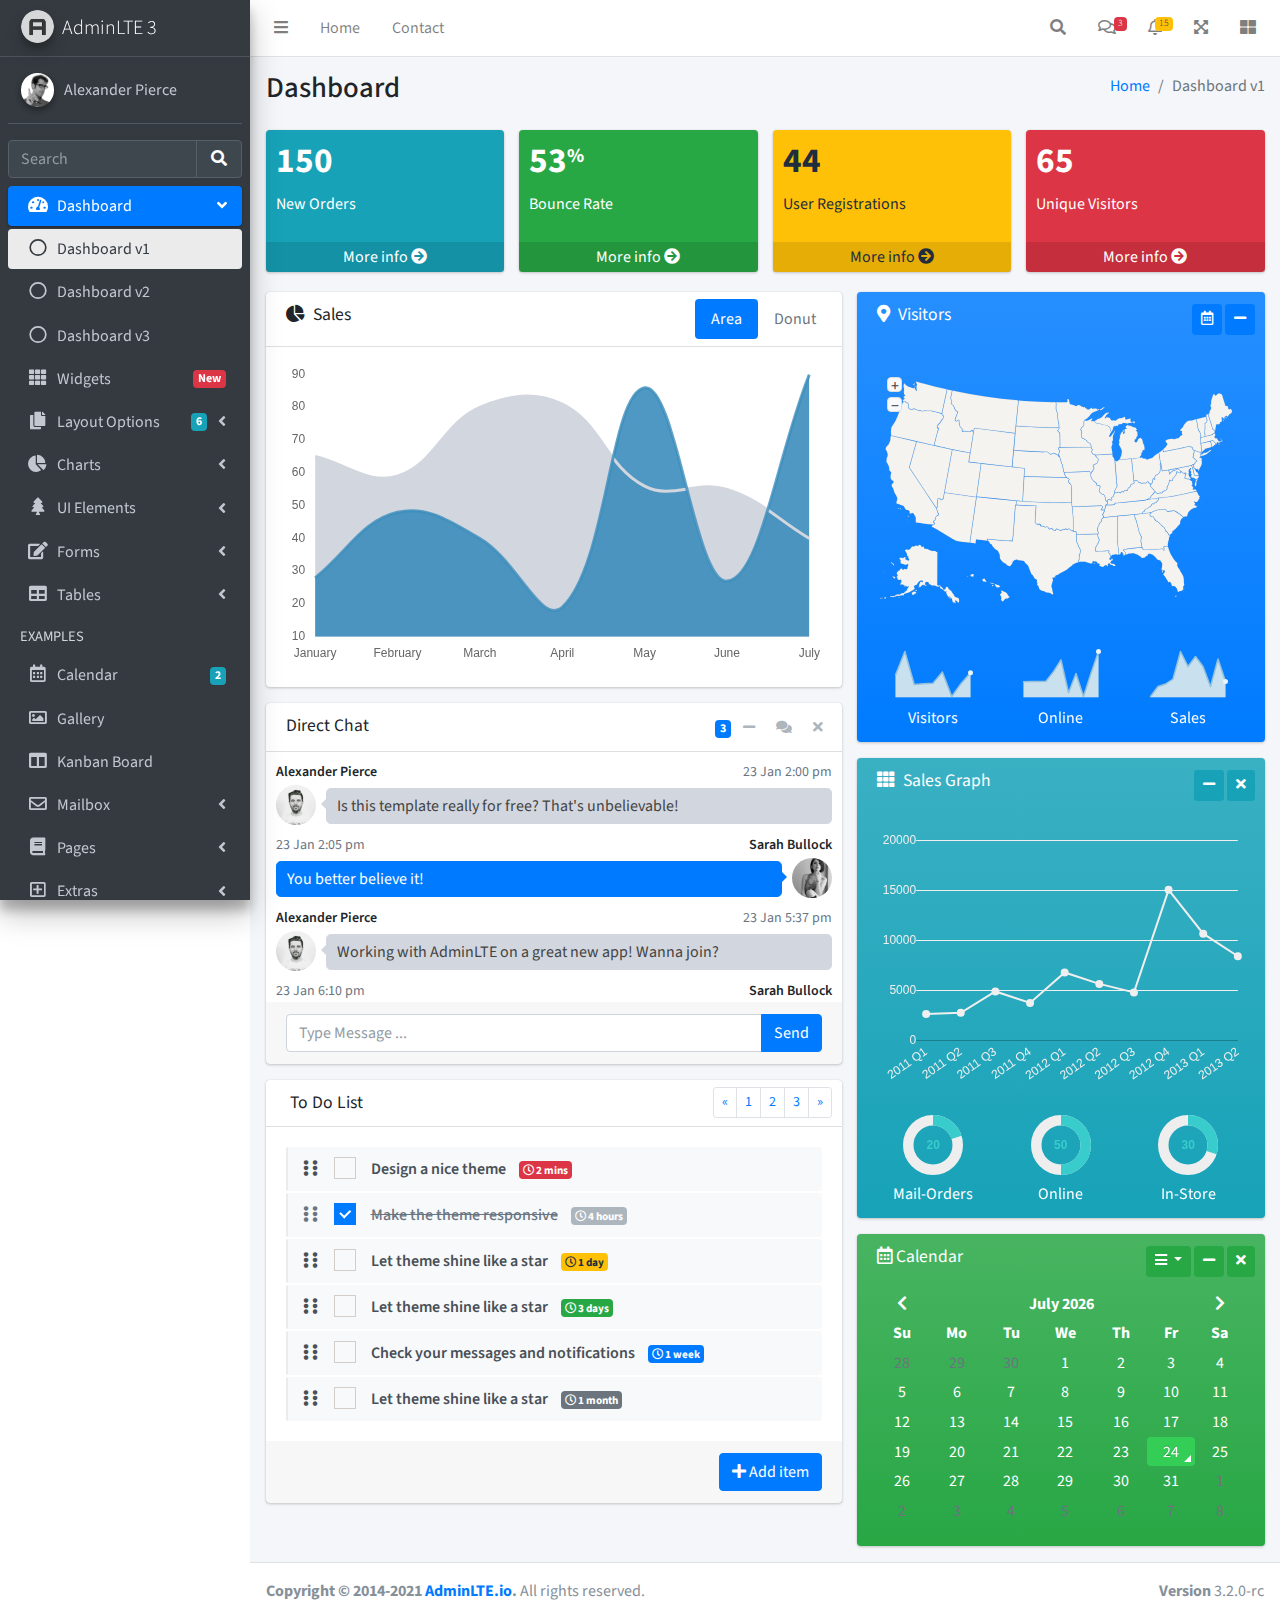
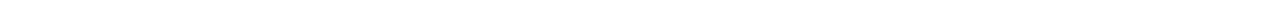
<file: src/AdminLTE/index.html>
<!DOCTYPE html>
<html lang="en">
<head>
  <meta charset="utf-8">
  <meta name="viewport" content="width=device-width, initial-scale=1">
  <title>AdminLTE 3 | Dashboard</title>

  <!-- Google Font: Source Sans Pro -->
  <link rel="stylesheet" href="https://fonts.googleapis.com/css?family=Source+Sans+Pro:300,400,400i,700&display=fallback">
  <!-- Font Awesome -->
  <link rel="stylesheet" href="plugins/fontawesome-free/css/all.min.css">
  <!-- Ionicons -->
  <link rel="stylesheet" href="https://code.ionicframework.com/ionicons/2.0.1/css/ionicons.min.css">
  <!-- Tempusdominus Bootstrap 4 -->
  <link rel="stylesheet" href="plugins/tempusdominus-bootstrap-4/css/tempusdominus-bootstrap-4.min.css">
  <!-- iCheck -->
  <link rel="stylesheet" href="plugins/icheck-bootstrap/icheck-bootstrap.min.css">
  <!-- JQVMap -->
  <link rel="stylesheet" href="plugins/jqvmap/jqvmap.min.css">
  <!-- Theme style -->
  <link rel="stylesheet" href="dist/css/adminlte.min.css">
  <!-- overlayScrollbars -->
  <link rel="stylesheet" href="plugins/overlayScrollbars/css/OverlayScrollbars.min.css">
  <!-- Daterange picker -->
  <link rel="stylesheet" href="plugins/daterangepicker/daterangepicker.css">
  <!-- summernote -->
  <link rel="stylesheet" href="plugins/summernote/summernote-bs4.min.css">
</head>
<body class="hold-transition sidebar-mini layout-fixed">
<div class="wrapper">

  <!-- Preloader -->
  <div class="preloader flex-column justify-content-center align-items-center">
    <img class="animation__shake" src="dist/img/AdminLTELogo.png" alt="AdminLTELogo" height="60" width="60">
  </div>

  <!-- Navbar -->
  <nav class="main-header navbar navbar-expand navbar-white navbar-light">
    <!-- Left navbar links -->
    <ul class="navbar-nav">
      <li class="nav-item">
        <a class="nav-link" data-widget="pushmenu" href="#" role="button"><i class="fas fa-bars"></i></a>
      </li>
      <li class="nav-item d-none d-sm-inline-block">
        <a href="index3.html" class="nav-link">Home</a>
      </li>
      <li class="nav-item d-none d-sm-inline-block">
        <a href="#" class="nav-link">Contact</a>
      </li>
    </ul>

    <!-- Right navbar links -->
    <ul class="navbar-nav ml-auto">
      <!-- Navbar Search -->
      <li class="nav-item">
        <a class="nav-link" data-widget="navbar-search" href="#" role="button">
          <i class="fas fa-search"></i>
        </a>
        <div class="navbar-search-block">
          <form class="form-inline">
            <div class="input-group input-group-sm">
              <input class="form-control form-control-navbar" type="search" placeholder="Search" aria-label="Search">
              <div class="input-group-append">
                <button class="btn btn-navbar" type="submit">
                  <i class="fas fa-search"></i>
                </button>
                <button class="btn btn-navbar" type="button" data-widget="navbar-search">
                  <i class="fas fa-times"></i>
                </button>
              </div>
            </div>
          </form>
        </div>
      </li>

      <!-- Messages Dropdown Menu -->
      <li class="nav-item dropdown">
        <a class="nav-link" data-toggle="dropdown" href="#">
          <i class="far fa-comments"></i>
          <span class="badge badge-danger navbar-badge">3</span>
        </a>
        <div class="dropdown-menu dropdown-menu-lg dropdown-menu-right">
          <a href="#" class="dropdown-item">
            <!-- Message Start -->
            <div class="media">
              <img src="dist/img/user1-128x128.jpg" alt="User Avatar" class="img-size-50 mr-3 img-circle">
              <div class="media-body">
                <h3 class="dropdown-item-title">
                  Brad Diesel
                  <span class="float-right text-sm text-danger"><i class="fas fa-star"></i></span>
                </h3>
                <p class="text-sm">Call me whenever you can...</p>
                <p class="text-sm text-muted"><i class="far fa-clock mr-1"></i> 4 Hours Ago</p>
              </div>
            </div>
            <!-- Message End -->
          </a>
          <div class="dropdown-divider"></div>
          <a href="#" class="dropdown-item">
            <!-- Message Start -->
            <div class="media">
              <img src="dist/img/user8-128x128.jpg" alt="User Avatar" class="img-size-50 img-circle mr-3">
              <div class="media-body">
                <h3 class="dropdown-item-title">
                  John Pierce
                  <span class="float-right text-sm text-muted"><i class="fas fa-star"></i></span>
                </h3>
                <p class="text-sm">I got your message bro</p>
                <p class="text-sm text-muted"><i class="far fa-clock mr-1"></i> 4 Hours Ago</p>
              </div>
            </div>
            <!-- Message End -->
          </a>
          <div class="dropdown-divider"></div>
          <a href="#" class="dropdown-item">
            <!-- Message Start -->
            <div class="media">
              <img src="dist/img/user3-128x128.jpg" alt="User Avatar" class="img-size-50 img-circle mr-3">
              <div class="media-body">
                <h3 class="dropdown-item-title">
                  Nora Silvester
                  <span class="float-right text-sm text-warning"><i class="fas fa-star"></i></span>
                </h3>
                <p class="text-sm">The subject goes here</p>
                <p class="text-sm text-muted"><i class="far fa-clock mr-1"></i> 4 Hours Ago</p>
              </div>
            </div>
            <!-- Message End -->
          </a>
          <div class="dropdown-divider"></div>
          <a href="#" class="dropdown-item dropdown-footer">See All Messages</a>
        </div>
      </li>
      <!-- Notifications Dropdown Menu -->
      <li class="nav-item dropdown">
        <a class="nav-link" data-toggle="dropdown" href="#">
          <i class="far fa-bell"></i>
          <span class="badge badge-warning navbar-badge">15</span>
        </a>
        <div class="dropdown-menu dropdown-menu-lg dropdown-menu-right">
          <span class="dropdown-item dropdown-header">15 Notifications</span>
          <div class="dropdown-divider"></div>
          <a href="#" class="dropdown-item">
            <i class="fas fa-envelope mr-2"></i> 4 new messages
            <span class="float-right text-muted text-sm">3 mins</span>
          </a>
          <div class="dropdown-divider"></div>
          <a href="#" class="dropdown-item">
            <i class="fas fa-users mr-2"></i> 8 friend requests
            <span class="float-right text-muted text-sm">12 hours</span>
          </a>
          <div class="dropdown-divider"></div>
          <a href="#" class="dropdown-item">
            <i class="fas fa-file mr-2"></i> 3 new reports
            <span class="float-right text-muted text-sm">2 days</span>
          </a>
          <div class="dropdown-divider"></div>
          <a href="#" class="dropdown-item dropdown-footer">See All Notifications</a>
        </div>
      </li>
      <li class="nav-item">
        <a class="nav-link" data-widget="fullscreen" href="#" role="button">
          <i class="fas fa-expand-arrows-alt"></i>
        </a>
      </li>
      <li class="nav-item">
        <a class="nav-link" data-widget="control-sidebar" data-controlsidebar-slide="true" href="#" role="button">
          <i class="fas fa-th-large"></i>
        </a>
      </li>
    </ul>
  </nav>
  <!-- /.navbar -->

  <!-- Main Sidebar Container -->
  <aside class="main-sidebar sidebar-dark-primary elevation-4">
    <!-- Brand Logo -->
    <a href="index3.html" class="brand-link">
      <img src="dist/img/AdminLTELogo.png" alt="AdminLTE Logo" class="brand-image img-circle elevation-3" style="opacity: .8">
      <span class="brand-text font-weight-light">AdminLTE 3</span>
    </a>

    <!-- Sidebar -->
    <div class="sidebar">
      <!-- Sidebar user panel (optional) -->
      <div class="user-panel mt-3 pb-3 mb-3 d-flex">
        <div class="image">
          <img src="dist/img/user2-160x160.jpg" class="img-circle elevation-2" alt="User Image">
        </div>
        <div class="info">
          <a href="#" class="d-block">Alexander Pierce</a>
        </div>
      </div>

      <!-- SidebarSearch Form -->
      <div class="form-inline">
        <div class="input-group" data-widget="sidebar-search">
          <input class="form-control form-control-sidebar" type="search" placeholder="Search" aria-label="Search">
          <div class="input-group-append">
            <button class="btn btn-sidebar">
              <i class="fas fa-search fa-fw"></i>
            </button>
          </div>
        </div>
      </div>

      <!-- Sidebar Menu -->
      <nav class="mt-2">
        <ul class="nav nav-pills nav-sidebar flex-column" data-widget="treeview" role="menu" data-accordion="false">
          <!-- Add icons to the links using the .nav-icon class
               with font-awesome or any other icon font library -->
          <li class="nav-item menu-open">
            <a href="#" class="nav-link active">
              <i class="nav-icon fas fa-tachometer-alt"></i>
              <p>
                Dashboard
                <i class="right fas fa-angle-left"></i>
              </p>
            </a>
            <ul class="nav nav-treeview">
              <li class="nav-item">
                <a href="./index.html" class="nav-link active">
                  <i class="far fa-circle nav-icon"></i>
                  <p>Dashboard v1</p>
                </a>
              </li>
              <li class="nav-item">
                <a href="./index2.html" class="nav-link">
                  <i class="far fa-circle nav-icon"></i>
                  <p>Dashboard v2</p>
                </a>
              </li>
              <li class="nav-item">
                <a href="./index3.html" class="nav-link">
                  <i class="far fa-circle nav-icon"></i>
                  <p>Dashboard v3</p>
                </a>
              </li>
            </ul>
          </li>
          <li class="nav-item">
            <a href="pages/widgets.html" class="nav-link">
              <i class="nav-icon fas fa-th"></i>
              <p>
                Widgets
                <span class="right badge badge-danger">New</span>
              </p>
            </a>
          </li>
          <li class="nav-item">
            <a href="#" class="nav-link">
              <i class="nav-icon fas fa-copy"></i>
              <p>
                Layout Options
                <i class="fas fa-angle-left right"></i>
                <span class="badge badge-info right">6</span>
              </p>
            </a>
            <ul class="nav nav-treeview">
              <li class="nav-item">
                <a href="pages/layout/top-nav.html" class="nav-link">
                  <i class="far fa-circle nav-icon"></i>
                  <p>Top Navigation</p>
                </a>
              </li>
              <li class="nav-item">
                <a href="pages/layout/top-nav-sidebar.html" class="nav-link">
                  <i class="far fa-circle nav-icon"></i>
                  <p>Top Navigation + Sidebar</p>
                </a>
              </li>
              <li class="nav-item">
                <a href="pages/layout/boxed.html" class="nav-link">
                  <i class="far fa-circle nav-icon"></i>
                  <p>Boxed</p>
                </a>
              </li>
              <li class="nav-item">
                <a href="pages/layout/fixed-sidebar.html" class="nav-link">
                  <i class="far fa-circle nav-icon"></i>
                  <p>Fixed Sidebar</p>
                </a>
              </li>
              <li class="nav-item">
                <a href="pages/layout/fixed-sidebar-custom.html" class="nav-link">
                  <i class="far fa-circle nav-icon"></i>
                  <p>Fixed Sidebar <small>+ Custom Area</small></p>
                </a>
              </li>
              <li class="nav-item">
                <a href="pages/layout/fixed-topnav.html" class="nav-link">
                  <i class="far fa-circle nav-icon"></i>
                  <p>Fixed Navbar</p>
                </a>
              </li>
              <li class="nav-item">
                <a href="pages/layout/fixed-footer.html" class="nav-link">
                  <i class="far fa-circle nav-icon"></i>
                  <p>Fixed Footer</p>
                </a>
              </li>
              <li class="nav-item">
                <a href="pages/layout/collapsed-sidebar.html" class="nav-link">
                  <i class="far fa-circle nav-icon"></i>
                  <p>Collapsed Sidebar</p>
                </a>
              </li>
            </ul>
          </li>
          <li class="nav-item">
            <a href="#" class="nav-link">
              <i class="nav-icon fas fa-chart-pie"></i>
              <p>
                Charts
                <i class="right fas fa-angle-left"></i>
              </p>
            </a>
            <ul class="nav nav-treeview">
              <li class="nav-item">
                <a href="pages/charts/chartjs.html" class="nav-link">
                  <i class="far fa-circle nav-icon"></i>
                  <p>ChartJS</p>
                </a>
              </li>
              <li class="nav-item">
                <a href="pages/charts/flot.html" class="nav-link">
                  <i class="far fa-circle nav-icon"></i>
                  <p>Flot</p>
                </a>
              </li>
              <li class="nav-item">
                <a href="pages/charts/inline.html" class="nav-link">
                  <i class="far fa-circle nav-icon"></i>
                  <p>Inline</p>
                </a>
              </li>
              <li class="nav-item">
                <a href="pages/charts/uplot.html" class="nav-link">
                  <i class="far fa-circle nav-icon"></i>
                  <p>uPlot</p>
                </a>
              </li>
            </ul>
          </li>
          <li class="nav-item">
            <a href="#" class="nav-link">
              <i class="nav-icon fas fa-tree"></i>
              <p>
                UI Elements
                <i class="fas fa-angle-left right"></i>
              </p>
            </a>
            <ul class="nav nav-treeview">
              <li class="nav-item">
                <a href="pages/UI/general.html" class="nav-link">
                  <i class="far fa-circle nav-icon"></i>
                  <p>General</p>
                </a>
              </li>
              <li class="nav-item">
                <a href="pages/UI/icons.html" class="nav-link">
                  <i class="far fa-circle nav-icon"></i>
                  <p>Icons</p>
                </a>
              </li>
              <li class="nav-item">
                <a href="pages/UI/buttons.html" class="nav-link">
                  <i class="far fa-circle nav-icon"></i>
                  <p>Buttons</p>
                </a>
              </li>
              <li class="nav-item">
                <a href="pages/UI/sliders.html" class="nav-link">
                  <i class="far fa-circle nav-icon"></i>
                  <p>Sliders</p>
                </a>
              </li>
              <li class="nav-item">
                <a href="pages/UI/modals.html" class="nav-link">
                  <i class="far fa-circle nav-icon"></i>
                  <p>Modals & Alerts</p>
                </a>
              </li>
              <li class="nav-item">
                <a href="pages/UI/navbar.html" class="nav-link">
                  <i class="far fa-circle nav-icon"></i>
                  <p>Navbar & Tabs</p>
                </a>
              </li>
              <li class="nav-item">
                <a href="pages/UI/timeline.html" class="nav-link">
                  <i class="far fa-circle nav-icon"></i>
                  <p>Timeline</p>
                </a>
              </li>
              <li class="nav-item">
                <a href="pages/UI/ribbons.html" class="nav-link">
                  <i class="far fa-circle nav-icon"></i>
                  <p>Ribbons</p>
                </a>
              </li>
            </ul>
          </li>
          <li class="nav-item">
            <a href="#" class="nav-link">
              <i class="nav-icon fas fa-edit"></i>
              <p>
                Forms
                <i class="fas fa-angle-left right"></i>
              </p>
            </a>
            <ul class="nav nav-treeview">
              <li class="nav-item">
                <a href="pages/forms/general.html" class="nav-link">
                  <i class="far fa-circle nav-icon"></i>
                  <p>General Elements</p>
                </a>
              </li>
              <li class="nav-item">
                <a href="pages/forms/advanced.html" class="nav-link">
                  <i class="far fa-circle nav-icon"></i>
                  <p>Advanced Elements</p>
                </a>
              </li>
              <li class="nav-item">
                <a href="pages/forms/editors.html" class="nav-link">
                  <i class="far fa-circle nav-icon"></i>
                  <p>Editors</p>
                </a>
              </li>
              <li class="nav-item">
                <a href="pages/forms/validation.html" class="nav-link">
                  <i class="far fa-circle nav-icon"></i>
                  <p>Validation</p>
                </a>
              </li>
            </ul>
          </li>
          <li class="nav-item">
            <a href="#" class="nav-link">
              <i class="nav-icon fas fa-table"></i>
              <p>
                Tables
                <i class="fas fa-angle-left right"></i>
              </p>
            </a>
            <ul class="nav nav-treeview">
              <li class="nav-item">
                <a href="pages/tables/simple.html" class="nav-link">
                  <i class="far fa-circle nav-icon"></i>
                  <p>Simple Tables</p>
                </a>
              </li>
              <li class="nav-item">
                <a href="pages/tables/data.html" class="nav-link">
                  <i class="far fa-circle nav-icon"></i>
                  <p>DataTables</p>
                </a>
              </li>
              <li class="nav-item">
                <a href="pages/tables/jsgrid.html" class="nav-link">
                  <i class="far fa-circle nav-icon"></i>
                  <p>jsGrid</p>
                </a>
              </li>
            </ul>
          </li>
          <li class="nav-header">EXAMPLES</li>
          <li class="nav-item">
            <a href="pages/calendar.html" class="nav-link">
              <i class="nav-icon far fa-calendar-alt"></i>
              <p>
                Calendar
                <span class="badge badge-info right">2</span>
              </p>
            </a>
          </li>
          <li class="nav-item">
            <a href="pages/gallery.html" class="nav-link">
              <i class="nav-icon far fa-image"></i>
              <p>
                Gallery
              </p>
            </a>
          </li>
          <li class="nav-item">
            <a href="pages/kanban.html" class="nav-link">
              <i class="nav-icon fas fa-columns"></i>
              <p>
                Kanban Board
              </p>
            </a>
          </li>
          <li class="nav-item">
            <a href="#" class="nav-link">
              <i class="nav-icon far fa-envelope"></i>
              <p>
                Mailbox
                <i class="fas fa-angle-left right"></i>
              </p>
            </a>
            <ul class="nav nav-treeview">
              <li class="nav-item">
                <a href="pages/mailbox/mailbox.html" class="nav-link">
                  <i class="far fa-circle nav-icon"></i>
                  <p>Inbox</p>
                </a>
              </li>
              <li class="nav-item">
                <a href="pages/mailbox/compose.html" class="nav-link">
                  <i class="far fa-circle nav-icon"></i>
                  <p>Compose</p>
                </a>
              </li>
              <li class="nav-item">
                <a href="pages/mailbox/read-mail.html" class="nav-link">
                  <i class="far fa-circle nav-icon"></i>
                  <p>Read</p>
                </a>
              </li>
            </ul>
          </li>
          <li class="nav-item">
            <a href="#" class="nav-link">
              <i class="nav-icon fas fa-book"></i>
              <p>
                Pages
                <i class="fas fa-angle-left right"></i>
              </p>
            </a>
            <ul class="nav nav-treeview">
              <li class="nav-item">
                <a href="pages/examples/invoice.html" class="nav-link">
                  <i class="far fa-circle nav-icon"></i>
                  <p>Invoice</p>
                </a>
              </li>
              <li class="nav-item">
                <a href="pages/examples/profile.html" class="nav-link">
                  <i class="far fa-circle nav-icon"></i>
                  <p>Profile</p>
                </a>
              </li>
              <li class="nav-item">
                <a href="pages/examples/e-commerce.html" class="nav-link">
                  <i class="far fa-circle nav-icon"></i>
                  <p>E-commerce</p>
                </a>
              </li>
              <li class="nav-item">
                <a href="pages/examples/projects.html" class="nav-link">
                  <i class="far fa-circle nav-icon"></i>
                  <p>Projects</p>
                </a>
              </li>
              <li class="nav-item">
                <a href="pages/examples/project-add.html" class="nav-link">
                  <i class="far fa-circle nav-icon"></i>
                  <p>Project Add</p>
                </a>
              </li>
              <li class="nav-item">
                <a href="pages/examples/project-edit.html" class="nav-link">
                  <i class="far fa-circle nav-icon"></i>
                  <p>Project Edit</p>
                </a>
              </li>
              <li class="nav-item">
                <a href="pages/examples/project-detail.html" class="nav-link">
                  <i class="far fa-circle nav-icon"></i>
                  <p>Project Detail</p>
                </a>
              </li>
              <li class="nav-item">
                <a href="pages/examples/contacts.html" class="nav-link">
                  <i class="far fa-circle nav-icon"></i>
                  <p>Contacts</p>
                </a>
              </li>
              <li class="nav-item">
                <a href="pages/examples/faq.html" class="nav-link">
                  <i class="far fa-circle nav-icon"></i>
                  <p>FAQ</p>
                </a>
              </li>
              <li class="nav-item">
                <a href="pages/examples/contact-us.html" class="nav-link">
                  <i class="far fa-circle nav-icon"></i>
                  <p>Contact us</p>
                </a>
              </li>
            </ul>
          </li>
          <li class="nav-item">
            <a href="#" class="nav-link">
              <i class="nav-icon far fa-plus-square"></i>
              <p>
                Extras
                <i class="fas fa-angle-left right"></i>
              </p>
            </a>
            <ul class="nav nav-treeview">
              <li class="nav-item">
                <a href="#" class="nav-link">
                  <i class="far fa-circle nav-icon"></i>
                  <p>
                    Login & Register v1
                    <i class="fas fa-angle-left right"></i>
                  </p>
                </a>
                <ul class="nav nav-treeview">
                  <li class="nav-item">
                    <a href="pages/examples/login.html" class="nav-link">
                      <i class="far fa-circle nav-icon"></i>
                      <p>Login v1</p>
                    </a>
                  </li>
                  <li class="nav-item">
                    <a href="pages/examples/register.html" class="nav-link">
                      <i class="far fa-circle nav-icon"></i>
                      <p>Register v1</p>
                    </a>
                  </li>
                  <li class="nav-item">
                    <a href="pages/examples/forgot-password.html" class="nav-link">
                      <i class="far fa-circle nav-icon"></i>
                      <p>Forgot Password v1</p>
                    </a>
                  </li>
                  <li class="nav-item">
                    <a href="pages/examples/recover-password.html" class="nav-link">
                      <i class="far fa-circle nav-icon"></i>
                      <p>Recover Password v1</p>
                    </a>
                  </li>
                </ul>
              </li>
              <li class="nav-item">
                <a href="#" class="nav-link">
                  <i class="far fa-circle nav-icon"></i>
                  <p>
                    Login & Register v2
                    <i class="fas fa-angle-left right"></i>
                  </p>
                </a>
                <ul class="nav nav-treeview">
                  <li class="nav-item">
                    <a href="pages/examples/login-v2.html" class="nav-link">
                      <i class="far fa-circle nav-icon"></i>
                      <p>Login v2</p>
                    </a>
                  </li>
                  <li class="nav-item">
                    <a href="pages/examples/register-v2.html" class="nav-link">
                      <i class="far fa-circle nav-icon"></i>
                      <p>Register v2</p>
                    </a>
                  </li>
                  <li class="nav-item">
                    <a href="pages/examples/forgot-password-v2.html" class="nav-link">
                      <i class="far fa-circle nav-icon"></i>
                      <p>Forgot Password v2</p>
                    </a>
                  </li>
                  <li class="nav-item">
                    <a href="pages/examples/recover-password-v2.html" class="nav-link">
                      <i class="far fa-circle nav-icon"></i>
                      <p>Recover Password v2</p>
                    </a>
                  </li>
                </ul>
              </li>
              <li class="nav-item">
                <a href="pages/examples/lockscreen.html" class="nav-link">
                  <i class="far fa-circle nav-icon"></i>
                  <p>Lockscreen</p>
                </a>
              </li>
              <li class="nav-item">
                <a href="pages/examples/legacy-user-menu.html" class="nav-link">
                  <i class="far fa-circle nav-icon"></i>
                  <p>Legacy User Menu</p>
                </a>
              </li>
              <li class="nav-item">
                <a href="pages/examples/language-menu.html" class="nav-link">
                  <i class="far fa-circle nav-icon"></i>
                  <p>Language Menu</p>
                </a>
              </li>
              <li class="nav-item">
                <a href="pages/examples/404.html" class="nav-link">
                  <i class="far fa-circle nav-icon"></i>
                  <p>Error 404</p>
                </a>
              </li>
              <li class="nav-item">
                <a href="pages/examples/500.html" class="nav-link">
                  <i class="far fa-circle nav-icon"></i>
                  <p>Error 500</p>
                </a>
              </li>
              <li class="nav-item">
                <a href="pages/examples/pace.html" class="nav-link">
                  <i class="far fa-circle nav-icon"></i>
                  <p>Pace</p>
                </a>
              </li>
              <li class="nav-item">
                <a href="pages/examples/blank.html" class="nav-link">
                  <i class="far fa-circle nav-icon"></i>
                  <p>Blank Page</p>
                </a>
              </li>
              <li class="nav-item">
                <a href="starter.html" class="nav-link">
                  <i class="far fa-circle nav-icon"></i>
                  <p>Starter Page</p>
                </a>
              </li>
            </ul>
          </li>
          <li class="nav-item">
            <a href="#" class="nav-link">
              <i class="nav-icon fas fa-search"></i>
              <p>
                Search
                <i class="fas fa-angle-left right"></i>
              </p>
            </a>
            <ul class="nav nav-treeview">
              <li class="nav-item">
                <a href="pages/search/simple.html" class="nav-link">
                  <i class="far fa-circle nav-icon"></i>
                  <p>Simple Search</p>
                </a>
              </li>
              <li class="nav-item">
                <a href="pages/search/enhanced.html" class="nav-link">
                  <i class="far fa-circle nav-icon"></i>
                  <p>Enhanced</p>
                </a>
              </li>
            </ul>
          </li>
          <li class="nav-header">MISCELLANEOUS</li>
          <li class="nav-item">
            <a href="iframe.html" class="nav-link">
              <i class="nav-icon fas fa-ellipsis-h"></i>
              <p>Tabbed IFrame Plugin</p>
            </a>
          </li>
          <li class="nav-item">
            <a href="https://adminlte.io/docs/3.1/" class="nav-link">
              <i class="nav-icon fas fa-file"></i>
              <p>Documentation</p>
            </a>
          </li>
          <li class="nav-header">MULTI LEVEL EXAMPLE</li>
          <li class="nav-item">
            <a href="#" class="nav-link">
              <i class="fas fa-circle nav-icon"></i>
              <p>Level 1</p>
            </a>
          </li>
          <li class="nav-item">
            <a href="#" class="nav-link">
              <i class="nav-icon fas fa-circle"></i>
              <p>
                Level 1
                <i class="right fas fa-angle-left"></i>
              </p>
            </a>
            <ul class="nav nav-treeview">
              <li class="nav-item">
                <a href="#" class="nav-link">
                  <i class="far fa-circle nav-icon"></i>
                  <p>Level 2</p>
                </a>
              </li>
              <li class="nav-item">
                <a href="#" class="nav-link">
                  <i class="far fa-circle nav-icon"></i>
                  <p>
                    Level 2
                    <i class="right fas fa-angle-left"></i>
                  </p>
                </a>
                <ul class="nav nav-treeview">
                  <li class="nav-item">
                    <a href="#" class="nav-link">
                      <i class="far fa-dot-circle nav-icon"></i>
                      <p>Level 3</p>
                    </a>
                  </li>
                  <li class="nav-item">
                    <a href="#" class="nav-link">
                      <i class="far fa-dot-circle nav-icon"></i>
                      <p>Level 3</p>
                    </a>
                  </li>
                  <li class="nav-item">
                    <a href="#" class="nav-link">
                      <i class="far fa-dot-circle nav-icon"></i>
                      <p>Level 3</p>
                    </a>
                  </li>
                </ul>
              </li>
              <li class="nav-item">
                <a href="#" class="nav-link">
                  <i class="far fa-circle nav-icon"></i>
                  <p>Level 2</p>
                </a>
              </li>
            </ul>
          </li>
          <li class="nav-item">
            <a href="#" class="nav-link">
              <i class="fas fa-circle nav-icon"></i>
              <p>Level 1</p>
            </a>
          </li>
          <li class="nav-header">LABELS</li>
          <li class="nav-item">
            <a href="#" class="nav-link">
              <i class="nav-icon far fa-circle text-danger"></i>
              <p class="text">Important</p>
            </a>
          </li>
          <li class="nav-item">
            <a href="#" class="nav-link">
              <i class="nav-icon far fa-circle text-warning"></i>
              <p>Warning</p>
            </a>
          </li>
          <li class="nav-item">
            <a href="#" class="nav-link">
              <i class="nav-icon far fa-circle text-info"></i>
              <p>Informational</p>
            </a>
          </li>
        </ul>
      </nav>
      <!-- /.sidebar-menu -->
    </div>
    <!-- /.sidebar -->
  </aside>

  <!-- Content Wrapper. Contains page content -->
  <div class="content-wrapper">
    <!-- Content Header (Page header) -->
    <div class="content-header">
      <div class="container-fluid">
        <div class="row mb-2">
          <div class="col-sm-6">
            <h1 class="m-0">Dashboard</h1>
          </div><!-- /.col -->
          <div class="col-sm-6">
            <ol class="breadcrumb float-sm-right">
              <li class="breadcrumb-item"><a href="#">Home</a></li>
              <li class="breadcrumb-item active">Dashboard v1</li>
            </ol>
          </div><!-- /.col -->
        </div><!-- /.row -->
      </div><!-- /.container-fluid -->
    </div>
    <!-- /.content-header -->

    <!-- Main content -->
    <section class="content">
      <div class="container-fluid">
        <!-- Small boxes (Stat box) -->
        <div class="row">
          <div class="col-lg-3 col-6">
            <!-- small box -->
            <div class="small-box bg-info">
              <div class="inner">
                <h3>150</h3>

                <p>New Orders</p>
              </div>
              <div class="icon">
                <i class="ion ion-bag"></i>
              </div>
              <a href="#" class="small-box-footer">More info <i class="fas fa-arrow-circle-right"></i></a>
            </div>
          </div>
          <!-- ./col -->
          <div class="col-lg-3 col-6">
            <!-- small box -->
            <div class="small-box bg-success">
              <div class="inner">
                <h3>53<sup style="font-size: 20px">%</sup></h3>

                <p>Bounce Rate</p>
              </div>
              <div class="icon">
                <i class="ion ion-stats-bars"></i>
              </div>
              <a href="#" class="small-box-footer">More info <i class="fas fa-arrow-circle-right"></i></a>
            </div>
          </div>
          <!-- ./col -->
          <div class="col-lg-3 col-6">
            <!-- small box -->
            <div class="small-box bg-warning">
              <div class="inner">
                <h3>44</h3>

                <p>User Registrations</p>
              </div>
              <div class="icon">
                <i class="ion ion-person-add"></i>
              </div>
              <a href="#" class="small-box-footer">More info <i class="fas fa-arrow-circle-right"></i></a>
            </div>
          </div>
          <!-- ./col -->
          <div class="col-lg-3 col-6">
            <!-- small box -->
            <div class="small-box bg-danger">
              <div class="inner">
                <h3>65</h3>

                <p>Unique Visitors</p>
              </div>
              <div class="icon">
                <i class="ion ion-pie-graph"></i>
              </div>
              <a href="#" class="small-box-footer">More info <i class="fas fa-arrow-circle-right"></i></a>
            </div>
          </div>
          <!-- ./col -->
        </div>
        <!-- /.row -->
        <!-- Main row -->
        <div class="row">
          <!-- Left col -->
          <section class="col-lg-7 connectedSortable">
            <!-- Custom tabs (Charts with tabs)-->
            <div class="card">
              <div class="card-header">
                <h3 class="card-title">
                  <i class="fas fa-chart-pie mr-1"></i>
                  Sales
                </h3>
                <div class="card-tools">
                  <ul class="nav nav-pills ml-auto">
                    <li class="nav-item">
                      <a class="nav-link active" href="#revenue-chart" data-toggle="tab">Area</a>
                    </li>
                    <li class="nav-item">
                      <a class="nav-link" href="#sales-chart" data-toggle="tab">Donut</a>
                    </li>
                  </ul>
                </div>
              </div><!-- /.card-header -->
              <div class="card-body">
                <div class="tab-content p-0">
                  <!-- Morris chart - Sales -->
                  <div class="chart tab-pane active" id="revenue-chart"
                       style="position: relative; height: 300px;">
                      <canvas id="revenue-chart-canvas" height="300" style="height: 300px;"></canvas>
                   </div>
                  <div class="chart tab-pane" id="sales-chart" style="position: relative; height: 300px;">
                    <canvas id="sales-chart-canvas" height="300" style="height: 300px;"></canvas>
                  </div>
                </div>
              </div><!-- /.card-body -->
            </div>
            <!-- /.card -->

            <!-- DIRECT CHAT -->
            <div class="card direct-chat direct-chat-primary">
              <div class="card-header">
                <h3 class="card-title">Direct Chat</h3>

                <div class="card-tools">
                  <span title="3 New Messages" class="badge badge-primary">3</span>
                  <button type="button" class="btn btn-tool" data-card-widget="collapse">
                    <i class="fas fa-minus"></i>
                  </button>
                  <button type="button" class="btn btn-tool" title="Contacts" data-widget="chat-pane-toggle">
                    <i class="fas fa-comments"></i>
                  </button>
                  <button type="button" class="btn btn-tool" data-card-widget="remove">
                    <i class="fas fa-times"></i>
                  </button>
                </div>
              </div>
              <!-- /.card-header -->
              <div class="card-body">
                <!-- Conversations are loaded here -->
                <div class="direct-chat-messages">
                  <!-- Message. Default to the left -->
                  <div class="direct-chat-msg">
                    <div class="direct-chat-infos clearfix">
                      <span class="direct-chat-name float-left">Alexander Pierce</span>
                      <span class="direct-chat-timestamp float-right">23 Jan 2:00 pm</span>
                    </div>
                    <!-- /.direct-chat-infos -->
                    <img class="direct-chat-img" src="dist/img/user1-128x128.jpg" alt="message user image">
                    <!-- /.direct-chat-img -->
                    <div class="direct-chat-text">
                      Is this template really for free? That's unbelievable!
                    </div>
                    <!-- /.direct-chat-text -->
                  </div>
                  <!-- /.direct-chat-msg -->

                  <!-- Message to the right -->
                  <div class="direct-chat-msg right">
                    <div class="direct-chat-infos clearfix">
                      <span class="direct-chat-name float-right">Sarah Bullock</span>
                      <span class="direct-chat-timestamp float-left">23 Jan 2:05 pm</span>
                    </div>
                    <!-- /.direct-chat-infos -->
                    <img class="direct-chat-img" src="dist/img/user3-128x128.jpg" alt="message user image">
                    <!-- /.direct-chat-img -->
                    <div class="direct-chat-text">
                      You better believe it!
                    </div>
                    <!-- /.direct-chat-text -->
                  </div>
                  <!-- /.direct-chat-msg -->

                  <!-- Message. Default to the left -->
                  <div class="direct-chat-msg">
                    <div class="direct-chat-infos clearfix">
                      <span class="direct-chat-name float-left">Alexander Pierce</span>
                      <span class="direct-chat-timestamp float-right">23 Jan 5:37 pm</span>
                    </div>
                    <!-- /.direct-chat-infos -->
                    <img class="direct-chat-img" src="dist/img/user1-128x128.jpg" alt="message user image">
                    <!-- /.direct-chat-img -->
                    <div class="direct-chat-text">
                      Working with AdminLTE on a great new app! Wanna join?
                    </div>
                    <!-- /.direct-chat-text -->
                  </div>
                  <!-- /.direct-chat-msg -->

                  <!-- Message to the right -->
                  <div class="direct-chat-msg right">
                    <div class="direct-chat-infos clearfix">
                      <span class="direct-chat-name float-right">Sarah Bullock</span>
                      <span class="direct-chat-timestamp float-left">23 Jan 6:10 pm</span>
                    </div>
                    <!-- /.direct-chat-infos -->
                    <img class="direct-chat-img" src="dist/img/user3-128x128.jpg" alt="message user image">
                    <!-- /.direct-chat-img -->
                    <div class="direct-chat-text">
                      I would love to.
                    </div>
                    <!-- /.direct-chat-text -->
                  </div>
                  <!-- /.direct-chat-msg -->

                </div>
                <!--/.direct-chat-messages-->

                <!-- Contacts are loaded here -->
                <div class="direct-chat-contacts">
                  <ul class="contacts-list">
                    <li>
                      <a href="#">
                        <img class="contacts-list-img" src="dist/img/user1-128x128.jpg" alt="User Avatar">

                        <div class="contacts-list-info">
                          <span class="contacts-list-name">
                            Count Dracula
                            <small class="contacts-list-date float-right">2/28/2015</small>
                          </span>
                          <span class="contacts-list-msg">How have you been? I was...</span>
                        </div>
                        <!-- /.contacts-list-info -->
                      </a>
                    </li>
                    <!-- End Contact Item -->
                    <li>
                      <a href="#">
                        <img class="contacts-list-img" src="dist/img/user7-128x128.jpg" alt="User Avatar">

                        <div class="contacts-list-info">
                          <span class="contacts-list-name">
                            Sarah Doe
                            <small class="contacts-list-date float-right">2/23/2015</small>
                          </span>
                          <span class="contacts-list-msg">I will be waiting for...</span>
                        </div>
                        <!-- /.contacts-list-info -->
                      </a>
                    </li>
                    <!-- End Contact Item -->
                    <li>
                      <a href="#">
                        <img class="contacts-list-img" src="dist/img/user3-128x128.jpg" alt="User Avatar">

                        <div class="contacts-list-info">
                          <span class="contacts-list-name">
                            Nadia Jolie
                            <small class="contacts-list-date float-right">2/20/2015</small>
                          </span>
                          <span class="contacts-list-msg">I'll call you back at...</span>
                        </div>
                        <!-- /.contacts-list-info -->
                      </a>
                    </li>
                    <!-- End Contact Item -->
                    <li>
                      <a href="#">
                        <img class="contacts-list-img" src="dist/img/user5-128x128.jpg" alt="User Avatar">

                        <div class="contacts-list-info">
                          <span class="contacts-list-name">
                            Nora S. Vans
                            <small class="contacts-list-date float-right">2/10/2015</small>
                          </span>
                          <span class="contacts-list-msg">Where is your new...</span>
                        </div>
                        <!-- /.contacts-list-info -->
                      </a>
                    </li>
                    <!-- End Contact Item -->
                    <li>
                      <a href="#">
                        <img class="contacts-list-img" src="dist/img/user6-128x128.jpg" alt="User Avatar">

                        <div class="contacts-list-info">
                          <span class="contacts-list-name">
                            John K.
                            <small class="contacts-list-date float-right">1/27/2015</small>
                          </span>
                          <span class="contacts-list-msg">Can I take a look at...</span>
                        </div>
                        <!-- /.contacts-list-info -->
                      </a>
                    </li>
                    <!-- End Contact Item -->
                    <li>
                      <a href="#">
                        <img class="contacts-list-img" src="dist/img/user8-128x128.jpg" alt="User Avatar">

                        <div class="contacts-list-info">
                          <span class="contacts-list-name">
                            Kenneth M.
                            <small class="contacts-list-date float-right">1/4/2015</small>
                          </span>
                          <span class="contacts-list-msg">Never mind I found...</span>
                        </div>
                        <!-- /.contacts-list-info -->
                      </a>
                    </li>
                    <!-- End Contact Item -->
                  </ul>
                  <!-- /.contacts-list -->
                </div>
                <!-- /.direct-chat-pane -->
              </div>
              <!-- /.card-body -->
              <div class="card-footer">
                <form action="#" method="post">
                  <div class="input-group">
                    <input type="text" name="message" placeholder="Type Message ..." class="form-control">
                    <span class="input-group-append">
                      <button type="button" class="btn btn-primary">Send</button>
                    </span>
                  </div>
                </form>
              </div>
              <!-- /.card-footer-->
            </div>
            <!--/.direct-chat -->

            <!-- TO DO List -->
            <div class="card">
              <div class="card-header">
                <h3 class="card-title">
                  <i class="ion ion-clipboard mr-1"></i>
                  To Do List
                </h3>

                <div class="card-tools">
                  <ul class="pagination pagination-sm">
                    <li class="page-item"><a href="#" class="page-link">&laquo;</a></li>
                    <li class="page-item"><a href="#" class="page-link">1</a></li>
                    <li class="page-item"><a href="#" class="page-link">2</a></li>
                    <li class="page-item"><a href="#" class="page-link">3</a></li>
                    <li class="page-item"><a href="#" class="page-link">&raquo;</a></li>
                  </ul>
                </div>
              </div>
              <!-- /.card-header -->
              <div class="card-body">
                <ul class="todo-list" data-widget="todo-list">
                  <li>
                    <!-- drag handle -->
                    <span class="handle">
                      <i class="fas fa-ellipsis-v"></i>
                      <i class="fas fa-ellipsis-v"></i>
                    </span>
                    <!-- checkbox -->
                    <div  class="icheck-primary d-inline ml-2">
                      <input type="checkbox" value="" name="todo1" id="todoCheck1">
                      <label for="todoCheck1"></label>
                    </div>
                    <!-- todo text -->
                    <span class="text">Design a nice theme</span>
                    <!-- Emphasis label -->
                    <small class="badge badge-danger"><i class="far fa-clock"></i> 2 mins</small>
                    <!-- General tools such as edit or delete-->
                    <div class="tools">
                      <i class="fas fa-edit"></i>
                      <i class="fas fa-trash-o"></i>
                    </div>
                  </li>
                  <li>
                    <span class="handle">
                      <i class="fas fa-ellipsis-v"></i>
                      <i class="fas fa-ellipsis-v"></i>
                    </span>
                    <div  class="icheck-primary d-inline ml-2">
                      <input type="checkbox" value="" name="todo2" id="todoCheck2" checked>
                      <label for="todoCheck2"></label>
                    </div>
                    <span class="text">Make the theme responsive</span>
                    <small class="badge badge-info"><i class="far fa-clock"></i> 4 hours</small>
                    <div class="tools">
                      <i class="fas fa-edit"></i>
                      <i class="fas fa-trash-o"></i>
                    </div>
                  </li>
                  <li>
                    <span class="handle">
                      <i class="fas fa-ellipsis-v"></i>
                      <i class="fas fa-ellipsis-v"></i>
                    </span>
                    <div  class="icheck-primary d-inline ml-2">
                      <input type="checkbox" value="" name="todo3" id="todoCheck3">
                      <label for="todoCheck3"></label>
                    </div>
                    <span class="text">Let theme shine like a star</span>
                    <small class="badge badge-warning"><i class="far fa-clock"></i> 1 day</small>
                    <div class="tools">
                      <i class="fas fa-edit"></i>
                      <i class="fas fa-trash-o"></i>
                    </div>
                  </li>
                  <li>
                    <span class="handle">
                      <i class="fas fa-ellipsis-v"></i>
                      <i class="fas fa-ellipsis-v"></i>
                    </span>
                    <div  class="icheck-primary d-inline ml-2">
                      <input type="checkbox" value="" name="todo4" id="todoCheck4">
                      <label for="todoCheck4"></label>
                    </div>
                    <span class="text">Let theme shine like a star</span>
                    <small class="badge badge-success"><i class="far fa-clock"></i> 3 days</small>
                    <div class="tools">
                      <i class="fas fa-edit"></i>
                      <i class="fas fa-trash-o"></i>
                    </div>
                  </li>
                  <li>
                    <span class="handle">
                      <i class="fas fa-ellipsis-v"></i>
                      <i class="fas fa-ellipsis-v"></i>
                    </span>
                    <div  class="icheck-primary d-inline ml-2">
                      <input type="checkbox" value="" name="todo5" id="todoCheck5">
                      <label for="todoCheck5"></label>
                    </div>
                    <span class="text">Check your messages and notifications</span>
                    <small class="badge badge-primary"><i class="far fa-clock"></i> 1 week</small>
                    <div class="tools">
                      <i class="fas fa-edit"></i>
                      <i class="fas fa-trash-o"></i>
                    </div>
                  </li>
                  <li>
                    <span class="handle">
                      <i class="fas fa-ellipsis-v"></i>
                      <i class="fas fa-ellipsis-v"></i>
                    </span>
                    <div  class="icheck-primary d-inline ml-2">
                      <input type="checkbox" value="" name="todo6" id="todoCheck6">
                      <label for="todoCheck6"></label>
                    </div>
                    <span class="text">Let theme shine like a star</span>
                    <small class="badge badge-secondary"><i class="far fa-clock"></i> 1 month</small>
                    <div class="tools">
                      <i class="fas fa-edit"></i>
                      <i class="fas fa-trash-o"></i>
                    </div>
                  </li>
                </ul>
              </div>
              <!-- /.card-body -->
              <div class="card-footer clearfix">
                <button type="button" class="btn btn-primary float-right"><i class="fas fa-plus"></i> Add item</button>
              </div>
            </div>
            <!-- /.card -->
          </section>
          <!-- /.Left col -->
          <!-- right col (We are only adding the ID to make the widgets sortable)-->
          <section class="col-lg-5 connectedSortable">

            <!-- Map card -->
            <div class="card bg-gradient-primary">
              <div class="card-header border-0">
                <h3 class="card-title">
                  <i class="fas fa-map-marker-alt mr-1"></i>
                  Visitors
                </h3>
                <!-- card tools -->
                <div class="card-tools">
                  <button type="button" class="btn btn-primary btn-sm daterange" title="Date range">
                    <i class="far fa-calendar-alt"></i>
                  </button>
                  <button type="button" class="btn btn-primary btn-sm" data-card-widget="collapse" title="Collapse">
                    <i class="fas fa-minus"></i>
                  </button>
                </div>
                <!-- /.card-tools -->
              </div>
              <div class="card-body">
                <div id="world-map" style="height: 250px; width: 100%;"></div>
              </div>
              <!-- /.card-body-->
              <div class="card-footer bg-transparent">
                <div class="row">
                  <div class="col-4 text-center">
                    <div id="sparkline-1"></div>
                    <div class="text-white">Visitors</div>
                  </div>
                  <!-- ./col -->
                  <div class="col-4 text-center">
                    <div id="sparkline-2"></div>
                    <div class="text-white">Online</div>
                  </div>
                  <!-- ./col -->
                  <div class="col-4 text-center">
                    <div id="sparkline-3"></div>
                    <div class="text-white">Sales</div>
                  </div>
                  <!-- ./col -->
                </div>
                <!-- /.row -->
              </div>
            </div>
            <!-- /.card -->

            <!-- solid sales graph -->
            <div class="card bg-gradient-info">
              <div class="card-header border-0">
                <h3 class="card-title">
                  <i class="fas fa-th mr-1"></i>
                  Sales Graph
                </h3>

                <div class="card-tools">
                  <button type="button" class="btn bg-info btn-sm" data-card-widget="collapse">
                    <i class="fas fa-minus"></i>
                  </button>
                  <button type="button" class="btn bg-info btn-sm" data-card-widget="remove">
                    <i class="fas fa-times"></i>
                  </button>
                </div>
              </div>
              <div class="card-body">
                <canvas class="chart" id="line-chart" style="min-height: 250px; height: 250px; max-height: 250px; max-width: 100%;"></canvas>
              </div>
              <!-- /.card-body -->
              <div class="card-footer bg-transparent">
                <div class="row">
                  <div class="col-4 text-center">
                    <input type="text" class="knob" data-readonly="true" value="20" data-width="60" data-height="60"
                           data-fgColor="#39CCCC">

                    <div class="text-white">Mail-Orders</div>
                  </div>
                  <!-- ./col -->
                  <div class="col-4 text-center">
                    <input type="text" class="knob" data-readonly="true" value="50" data-width="60" data-height="60"
                           data-fgColor="#39CCCC">

                    <div class="text-white">Online</div>
                  </div>
                  <!-- ./col -->
                  <div class="col-4 text-center">
                    <input type="text" class="knob" data-readonly="true" value="30" data-width="60" data-height="60"
                           data-fgColor="#39CCCC">

                    <div class="text-white">In-Store</div>
                  </div>
                  <!-- ./col -->
                </div>
                <!-- /.row -->
              </div>
              <!-- /.card-footer -->
            </div>
            <!-- /.card -->

            <!-- Calendar -->
            <div class="card bg-gradient-success">
              <div class="card-header border-0">

                <h3 class="card-title">
                  <i class="far fa-calendar-alt"></i>
                  Calendar
                </h3>
                <!-- tools card -->
                <div class="card-tools">
                  <!-- button with a dropdown -->
                  <div class="btn-group">
                    <button type="button" class="btn btn-success btn-sm dropdown-toggle" data-toggle="dropdown" data-offset="-52">
                      <i class="fas fa-bars"></i>
                    </button>
                    <div class="dropdown-menu" role="menu">
                      <a href="#" class="dropdown-item">Add new event</a>
                      <a href="#" class="dropdown-item">Clear events</a>
                      <div class="dropdown-divider"></div>
                      <a href="#" class="dropdown-item">View calendar</a>
                    </div>
                  </div>
                  <button type="button" class="btn btn-success btn-sm" data-card-widget="collapse">
                    <i class="fas fa-minus"></i>
                  </button>
                  <button type="button" class="btn btn-success btn-sm" data-card-widget="remove">
                    <i class="fas fa-times"></i>
                  </button>
                </div>
                <!-- /. tools -->
              </div>
              <!-- /.card-header -->
              <div class="card-body pt-0">
                <!--The calendar -->
                <div id="calendar" style="width: 100%"></div>
              </div>
              <!-- /.card-body -->
            </div>
            <!-- /.card -->
          </section>
          <!-- right col -->
        </div>
        <!-- /.row (main row) -->
      </div><!-- /.container-fluid -->
    </section>
    <!-- /.content -->
  </div>
  <!-- /.content-wrapper -->
  <footer class="main-footer">
    <strong>Copyright &copy; 2014-2021 <a href="https://adminlte.io">AdminLTE.io</a>.</strong>
    All rights reserved.
    <div class="float-right d-none d-sm-inline-block">
      <b>Version</b> 3.2.0-rc
    </div>
  </footer>

  <!-- Control Sidebar -->
  <aside class="control-sidebar control-sidebar-dark">
    <!-- Control sidebar content goes here -->
  </aside>
  <!-- /.control-sidebar -->
</div>
<!-- ./wrapper -->

<!-- jQuery -->
<script src="plugins/jquery/jquery.min.js"></script>
<!-- jQuery UI 1.11.4 -->
<script src="plugins/jquery-ui/jquery-ui.min.js"></script>
<!-- Resolve conflict in jQuery UI tooltip with Bootstrap tooltip -->
<script>
  $.widget.bridge('uibutton', $.ui.button)
</script>
<!-- Bootstrap 4 -->
<script src="plugins/bootstrap/js/bootstrap.bundle.min.js"></script>
<!-- ChartJS -->
<script src="plugins/chart.js/Chart.min.js"></script>
<!-- Sparkline -->
<script src="plugins/sparklines/sparkline.js"></script>
<!-- JQVMap -->
<script src="plugins/jqvmap/jquery.vmap.min.js"></script>
<script src="plugins/jqvmap/maps/jquery.vmap.usa.js"></script>
<!-- jQuery Knob Chart -->
<script src="plugins/jquery-knob/jquery.knob.min.js"></script>
<!-- daterangepicker -->
<script src="plugins/moment/moment.min.js"></script>
<script src="plugins/daterangepicker/daterangepicker.js"></script>
<!-- Tempusdominus Bootstrap 4 -->
<script src="plugins/tempusdominus-bootstrap-4/js/tempusdominus-bootstrap-4.min.js"></script>
<!-- Summernote -->
<script src="plugins/summernote/summernote-bs4.min.js"></script>
<!-- overlayScrollbars -->
<script src="plugins/overlayScrollbars/js/jquery.overlayScrollbars.min.js"></script>
<!-- AdminLTE App -->
<script src="dist/js/adminlte.js"></script>
<!-- AdminLTE for demo purposes -->
<script src="dist/js/demo.js"></script>
<!-- AdminLTE dashboard demo (This is only for demo purposes) -->
<script src="dist/js/pages/dashboard.js"></script>
</body>
</html>
</file>
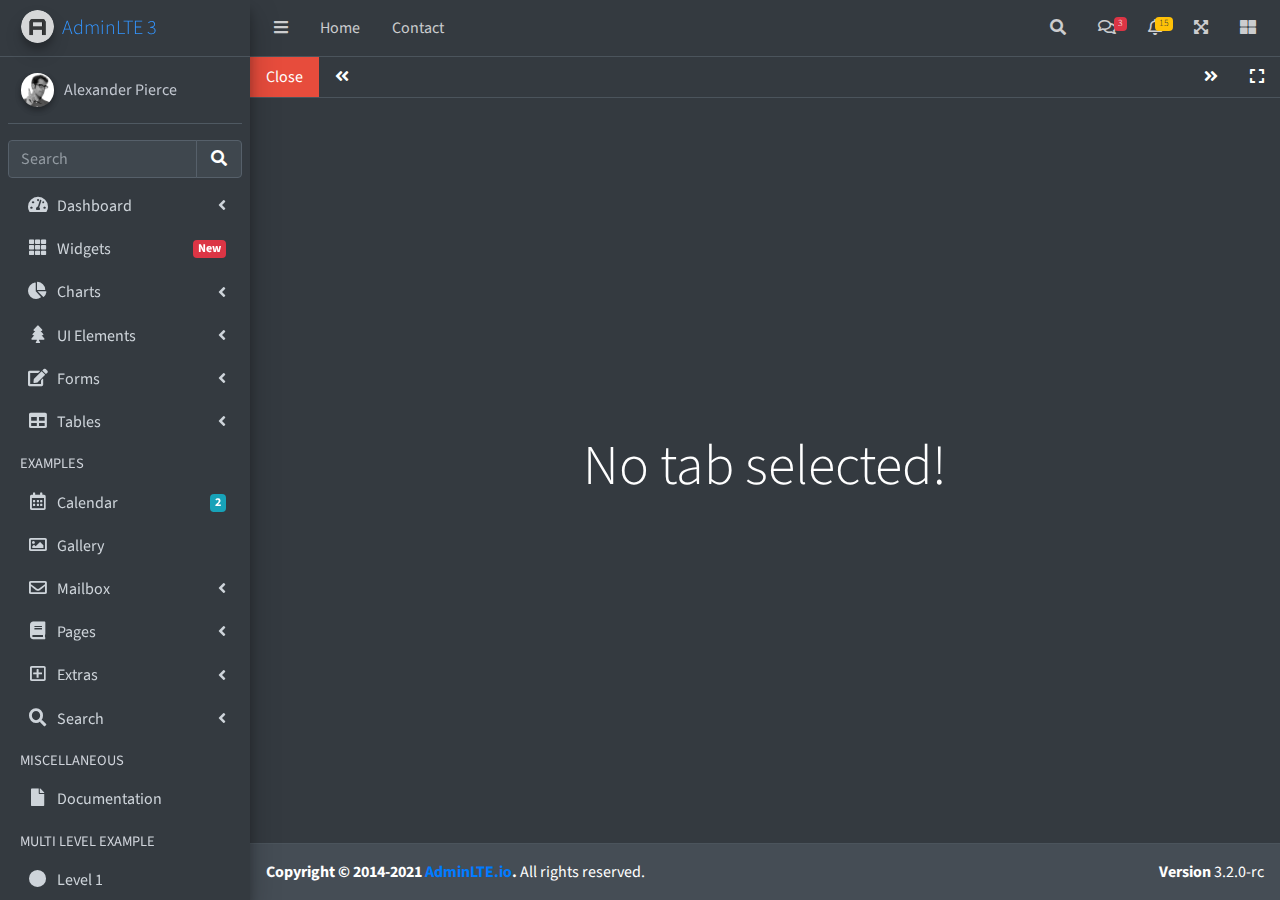
<file: src/AdminLTE/iframe-dark.html>
<!DOCTYPE html>
<html lang="en">
<head>
  <meta charset="utf-8">
  <meta name="viewport" content="width=device-width, initial-scale=1">
  <title>AdminLTE 3 | Tabbed IFrames</title>

  <!-- Google Font: Source Sans Pro -->
  <link rel="stylesheet" href="https://fonts.googleapis.com/css?family=Source+Sans+Pro:300,400,400i,700&display=fallback">
  <!-- Font Awesome -->
  <link rel="stylesheet" href="plugins/fontawesome-free/css/all.min.css">
  <!-- Theme style -->
  <link rel="stylesheet" href="dist/css/adminlte.min.css">
  <!-- overlayScrollbars -->
  <link rel="stylesheet" href="plugins/overlayScrollbars/css/OverlayScrollbars.min.css">
</head>
<body class="hold-transition sidebar-mini layout-fixed dark-mode" data-panel-auto-height-mode="height">
<div class="wrapper">

  <!-- Navbar -->
  <nav class="main-header navbar navbar-expand navbar-dark">
    <!-- Left navbar links -->
    <ul class="navbar-nav">
      <li class="nav-item">
        <a class="nav-link" data-widget="pushmenu" href="#" role="button"><i class="fas fa-bars"></i></a>
      </li>
      <li class="nav-item d-none d-sm-inline-block">
        <a href="index3.html" class="nav-link">Home</a>
      </li>
      <li class="nav-item d-none d-sm-inline-block">
        <a href="#" class="nav-link">Contact</a>
      </li>
    </ul>

    <!-- Right navbar links -->
    <ul class="navbar-nav ml-auto">
      <!-- Navbar Search -->
      <li class="nav-item">
        <a class="nav-link" data-widget="navbar-search" href="#" role="button">
          <i class="fas fa-search"></i>
        </a>
        <div class="navbar-search-block">
          <form class="form-inline">
            <div class="input-group input-group-sm">
              <input class="form-control form-control-navbar" type="search" placeholder="Search" aria-label="Search">
              <div class="input-group-append">
                <button class="btn btn-navbar" type="submit">
                  <i class="fas fa-search"></i>
                </button>
                <button class="btn btn-navbar" type="button" data-widget="navbar-search">
                  <i class="fas fa-times"></i>
                </button>
              </div>
            </div>
          </form>
        </div>
      </li>

      <!-- Messages Dropdown Menu -->
      <li class="nav-item dropdown">
        <a class="nav-link" data-toggle="dropdown" href="#">
          <i class="far fa-comments"></i>
          <span class="badge badge-danger navbar-badge">3</span>
        </a>
        <div class="dropdown-menu dropdown-menu-lg dropdown-menu-right">
          <a href="#" class="dropdown-item">
            <!-- Message Start -->
            <div class="media">
              <img src="dist/img/user1-128x128.jpg" alt="User Avatar" class="img-size-50 mr-3 img-circle">
              <div class="media-body">
                <h3 class="dropdown-item-title">
                  Brad Diesel
                  <span class="float-right text-sm text-danger"><i class="fas fa-star"></i></span>
                </h3>
                <p class="text-sm">Call me whenever you can...</p>
                <p class="text-sm text-muted"><i class="far fa-clock mr-1"></i> 4 Hours Ago</p>
              </div>
            </div>
            <!-- Message End -->
          </a>
          <div class="dropdown-divider"></div>
          <a href="#" class="dropdown-item">
            <!-- Message Start -->
            <div class="media">
              <img src="dist/img/user8-128x128.jpg" alt="User Avatar" class="img-size-50 img-circle mr-3">
              <div class="media-body">
                <h3 class="dropdown-item-title">
                  John Pierce
                  <span class="float-right text-sm text-muted"><i class="fas fa-star"></i></span>
                </h3>
                <p class="text-sm">I got your message bro</p>
                <p class="text-sm text-muted"><i class="far fa-clock mr-1"></i> 4 Hours Ago</p>
              </div>
            </div>
            <!-- Message End -->
          </a>
          <div class="dropdown-divider"></div>
          <a href="#" class="dropdown-item">
            <!-- Message Start -->
            <div class="media">
              <img src="dist/img/user3-128x128.jpg" alt="User Avatar" class="img-size-50 img-circle mr-3">
              <div class="media-body">
                <h3 class="dropdown-item-title">
                  Nora Silvester
                  <span class="float-right text-sm text-warning"><i class="fas fa-star"></i></span>
                </h3>
                <p class="text-sm">The subject goes here</p>
                <p class="text-sm text-muted"><i class="far fa-clock mr-1"></i> 4 Hours Ago</p>
              </div>
            </div>
            <!-- Message End -->
          </a>
          <div class="dropdown-divider"></div>
          <a href="#" class="dropdown-item dropdown-footer">See All Messages</a>
        </div>
      </li>
      <!-- Notifications Dropdown Menu -->
      <li class="nav-item dropdown">
        <a class="nav-link" data-toggle="dropdown" href="#">
          <i class="far fa-bell"></i>
          <span class="badge badge-warning navbar-badge">15</span>
        </a>
        <div class="dropdown-menu dropdown-menu-lg dropdown-menu-right">
          <span class="dropdown-item dropdown-header">15 Notifications</span>
          <div class="dropdown-divider"></div>
          <a href="#" class="dropdown-item">
            <i class="fas fa-envelope mr-2"></i> 4 new messages
            <span class="float-right text-muted text-sm">3 mins</span>
          </a>
          <div class="dropdown-divider"></div>
          <a href="#" class="dropdown-item">
            <i class="fas fa-users mr-2"></i> 8 friend requests
            <span class="float-right text-muted text-sm">12 hours</span>
          </a>
          <div class="dropdown-divider"></div>
          <a href="#" class="dropdown-item">
            <i class="fas fa-file mr-2"></i> 3 new reports
            <span class="float-right text-muted text-sm">2 days</span>
          </a>
          <div class="dropdown-divider"></div>
          <a href="#" class="dropdown-item dropdown-footer">See All Notifications</a>
        </div>
      </li>
      <li class="nav-item">
        <a class="nav-link" data-widget="fullscreen" href="#" role="button">
          <i class="fas fa-expand-arrows-alt"></i>
        </a>
      </li>
      <li class="nav-item">
        <a class="nav-link" data-widget="control-sidebar" data-slide="true" href="#" role="button">
          <i class="fas fa-th-large"></i>
        </a>
      </li>
    </ul>
  </nav>
  <!-- /.navbar -->

  <!-- Main Sidebar Container -->
  <aside class="main-sidebar sidebar-dark-primary elevation-4">
    <!-- Brand Logo -->
    <a href="index3.html" class="brand-link">
      <img src="dist/img/AdminLTELogo.png" alt="AdminLTE Logo" class="brand-image img-circle elevation-3" style="opacity: .8">
      <span class="brand-text font-weight-light">AdminLTE 3</span>
    </a>

    <!-- Sidebar -->
    <div class="sidebar">
      <!-- Sidebar user panel (optional) -->
      <div class="user-panel mt-3 pb-3 mb-3 d-flex">
        <div class="image">
          <img src="dist/img/user2-160x160.jpg" class="img-circle elevation-2" alt="User Image">
        </div>
        <div class="info">
          <a href="#" class="d-block">Alexander Pierce</a>
        </div>
      </div>

      <!-- SidebarSearch Form -->
      <div class="form-inline">
        <div class="input-group" data-widget="sidebar-search">
          <input class="form-control form-control-sidebar" type="search" placeholder="Search" aria-label="Search">
          <div class="input-group-append">
            <button class="btn btn-sidebar">
              <i class="fas fa-search fa-fw"></i>
            </button>
          </div>
        </div>
      </div>

      <!-- Sidebar Menu -->
      <nav class="mt-2">
        <ul class="nav nav-pills nav-sidebar flex-column" data-widget="treeview" role="menu" data-accordion="false">
          <!-- Add icons to the links using the .nav-icon class
               with font-awesome or any other icon font library -->
          <li class="nav-item">
            <a href="#" class="nav-link">
              <i class="nav-icon fas fa-tachometer-alt"></i>
              <p>
                Dashboard
                <i class="right fas fa-angle-left"></i>
              </p>
            </a>
            <ul class="nav nav-treeview">
              <li class="nav-item">
                <a href="./index.html" class="nav-link">
                  <i class="far fa-circle nav-icon"></i>
                  <p>Dashboard v1</p>
                </a>
              </li>
              <li class="nav-item">
                <a href="./index2.html" class="nav-link">
                  <i class="far fa-circle nav-icon"></i>
                  <p>Dashboard v2</p>
                </a>
              </li>
              <li class="nav-item">
                <a href="./index3.html" class="nav-link">
                  <i class="far fa-circle nav-icon"></i>
                  <p>Dashboard v3</p>
                </a>
              </li>
            </ul>
          </li>
          <li class="nav-item">
            <a href="pages/widgets.html" class="nav-link">
              <i class="nav-icon fas fa-th"></i>
              <p>
                Widgets
                <span class="right badge badge-danger">New</span>
              </p>
            </a>
          </li>
          <li class="nav-item">
            <a href="#" class="nav-link">
              <i class="nav-icon fas fa-chart-pie"></i>
              <p>
                Charts
                <i class="right fas fa-angle-left"></i>
              </p>
            </a>
            <ul class="nav nav-treeview">
              <li class="nav-item">
                <a href="pages/charts/chartjs.html" class="nav-link">
                  <i class="far fa-circle nav-icon"></i>
                  <p>ChartJS</p>
                </a>
              </li>
              <li class="nav-item">
                <a href="pages/charts/flot.html" class="nav-link">
                  <i class="far fa-circle nav-icon"></i>
                  <p>Flot</p>
                </a>
              </li>
              <li class="nav-item">
                <a href="pages/charts/inline.html" class="nav-link">
                  <i class="far fa-circle nav-icon"></i>
                  <p>Inline</p>
                </a>
              </li>
            </ul>
          </li>
          <li class="nav-item">
            <a href="#" class="nav-link">
              <i class="nav-icon fas fa-tree"></i>
              <p>
                UI Elements
                <i class="fas fa-angle-left right"></i>
              </p>
            </a>
            <ul class="nav nav-treeview">
              <li class="nav-item">
                <a href="pages/UI/general.html" class="nav-link">
                  <i class="far fa-circle nav-icon"></i>
                  <p>General</p>
                </a>
              </li>
              <li class="nav-item">
                <a href="pages/UI/icons.html" class="nav-link">
                  <i class="far fa-circle nav-icon"></i>
                  <p>Icons</p>
                </a>
              </li>
              <li class="nav-item">
                <a href="pages/UI/buttons.html" class="nav-link">
                  <i class="far fa-circle nav-icon"></i>
                  <p>Buttons</p>
                </a>
              </li>
              <li class="nav-item">
                <a href="pages/UI/sliders.html" class="nav-link">
                  <i class="far fa-circle nav-icon"></i>
                  <p>Sliders</p>
                </a>
              </li>
              <li class="nav-item">
                <a href="pages/UI/modals.html" class="nav-link">
                  <i class="far fa-circle nav-icon"></i>
                  <p>Modals & Alerts</p>
                </a>
              </li>
              <li class="nav-item">
                <a href="pages/UI/navbar.html" class="nav-link">
                  <i class="far fa-circle nav-icon"></i>
                  <p>Navbar & Tabs</p>
                </a>
              </li>
              <li class="nav-item">
                <a href="pages/UI/timeline.html" class="nav-link">
                  <i class="far fa-circle nav-icon"></i>
                  <p>Timeline</p>
                </a>
              </li>
              <li class="nav-item">
                <a href="pages/UI/ribbons.html" class="nav-link">
                  <i class="far fa-circle nav-icon"></i>
                  <p>Ribbons</p>
                </a>
              </li>
            </ul>
          </li>
          <li class="nav-item">
            <a href="#" class="nav-link">
              <i class="nav-icon fas fa-edit"></i>
              <p>
                Forms
                <i class="fas fa-angle-left right"></i>
              </p>
            </a>
            <ul class="nav nav-treeview">
              <li class="nav-item">
                <a href="pages/forms/general.html" class="nav-link">
                  <i class="far fa-circle nav-icon"></i>
                  <p>General Elements</p>
                </a>
              </li>
              <li class="nav-item">
                <a href="pages/forms/advanced.html" class="nav-link">
                  <i class="far fa-circle nav-icon"></i>
                  <p>Advanced Elements</p>
                </a>
              </li>
              <li class="nav-item">
                <a href="pages/forms/editors.html" class="nav-link">
                  <i class="far fa-circle nav-icon"></i>
                  <p>Editors</p>
                </a>
              </li>
              <li class="nav-item">
                <a href="pages/forms/validation.html" class="nav-link">
                  <i class="far fa-circle nav-icon"></i>
                  <p>Validation</p>
                </a>
              </li>
            </ul>
          </li>
          <li class="nav-item">
            <a href="#" class="nav-link">
              <i class="nav-icon fas fa-table"></i>
              <p>
                Tables
                <i class="fas fa-angle-left right"></i>
              </p>
            </a>
            <ul class="nav nav-treeview">
              <li class="nav-item">
                <a href="pages/tables/simple.html" class="nav-link">
                  <i class="far fa-circle nav-icon"></i>
                  <p>Simple Tables</p>
                </a>
              </li>
              <li class="nav-item">
                <a href="pages/tables/data.html" class="nav-link">
                  <i class="far fa-circle nav-icon"></i>
                  <p>DataTables</p>
                </a>
              </li>
              <li class="nav-item">
                <a href="pages/tables/jsgrid.html" class="nav-link">
                  <i class="far fa-circle nav-icon"></i>
                  <p>jsGrid</p>
                </a>
              </li>
            </ul>
          </li>
          <li class="nav-header">EXAMPLES</li>
          <li class="nav-item">
            <a href="pages/calendar.html" class="nav-link">
              <i class="nav-icon far fa-calendar-alt"></i>
              <p>
                Calendar
                <span class="badge badge-info right">2</span>
              </p>
            </a>
          </li>
          <li class="nav-item">
            <a href="pages/gallery.html" class="nav-link">
              <i class="nav-icon far fa-image"></i>
              <p>
                Gallery
              </p>
            </a>
          </li>
          <li class="nav-item">
            <a href="#" class="nav-link">
              <i class="nav-icon far fa-envelope"></i>
              <p>
                Mailbox
                <i class="fas fa-angle-left right"></i>
              </p>
            </a>
            <ul class="nav nav-treeview">
              <li class="nav-item">
                <a href="pages/mailbox/mailbox.html" class="nav-link">
                  <i class="far fa-circle nav-icon"></i>
                  <p>Inbox</p>
                </a>
              </li>
              <li class="nav-item">
                <a href="pages/mailbox/compose.html" class="nav-link">
                  <i class="far fa-circle nav-icon"></i>
                  <p>Compose</p>
                </a>
              </li>
              <li class="nav-item">
                <a href="pages/mailbox/read-mail.html" class="nav-link">
                  <i class="far fa-circle nav-icon"></i>
                  <p>Read</p>
                </a>
              </li>
            </ul>
          </li>
          <li class="nav-item">
            <a href="#" class="nav-link">
              <i class="nav-icon fas fa-book"></i>
              <p>
                Pages
                <i class="fas fa-angle-left right"></i>
              </p>
            </a>
            <ul class="nav nav-treeview">
              <li class="nav-item">
                <a href="pages/examples/invoice.html" class="nav-link">
                  <i class="far fa-circle nav-icon"></i>
                  <p>Invoice</p>
                </a>
              </li>
              <li class="nav-item">
                <a href="pages/examples/profile.html" class="nav-link">
                  <i class="far fa-circle nav-icon"></i>
                  <p>Profile</p>
                </a>
              </li>
              <li class="nav-item">
                <a href="pages/examples/e-commerce.html" class="nav-link">
                  <i class="far fa-circle nav-icon"></i>
                  <p>E-commerce</p>
                </a>
              </li>
              <li class="nav-item">
                <a href="pages/examples/projects.html" class="nav-link">
                  <i class="far fa-circle nav-icon"></i>
                  <p>Projects</p>
                </a>
              </li>
              <li class="nav-item">
                <a href="pages/examples/project-add.html" class="nav-link">
                  <i class="far fa-circle nav-icon"></i>
                  <p>Project Add</p>
                </a>
              </li>
              <li class="nav-item">
                <a href="pages/examples/project-edit.html" class="nav-link">
                  <i class="far fa-circle nav-icon"></i>
                  <p>Project Edit</p>
                </a>
              </li>
              <li class="nav-item">
                <a href="pages/examples/project-detail.html" class="nav-link">
                  <i class="far fa-circle nav-icon"></i>
                  <p>Project Detail</p>
                </a>
              </li>
              <li class="nav-item">
                <a href="pages/examples/contacts.html" class="nav-link">
                  <i class="far fa-circle nav-icon"></i>
                  <p>Contacts</p>
                </a>
              </li>
              <li class="nav-item">
                <a href="pages/examples/faq.html" class="nav-link">
                  <i class="far fa-circle nav-icon"></i>
                  <p>FAQ</p>
                </a>
              </li>
              <li class="nav-item">
                <a href="pages/examples/contact-us.html" class="nav-link">
                  <i class="far fa-circle nav-icon"></i>
                  <p>Contact us</p>
                </a>
              </li>
            </ul>
          </li>
          <li class="nav-item">
            <a href="#" class="nav-link">
              <i class="nav-icon far fa-plus-square"></i>
              <p>
                Extras
                <i class="fas fa-angle-left right"></i>
              </p>
            </a>
            <ul class="nav nav-treeview">
              <li class="nav-item">
                <a href="#" class="nav-link">
                  <i class="far fa-circle nav-icon"></i>
                  <p>
                    Login & Register v1
                    <i class="fas fa-angle-left right"></i>
                  </p>
                </a>
                <ul class="nav nav-treeview">
                  <li class="nav-item">
                    <a href="pages/examples/login.html" class="nav-link">
                      <i class="far fa-circle nav-icon"></i>
                      <p>Login v1</p>
                    </a>
                  </li>
                  <li class="nav-item">
                    <a href="pages/examples/register.html" class="nav-link">
                      <i class="far fa-circle nav-icon"></i>
                      <p>Register v1</p>
                    </a>
                  </li>
                  <li class="nav-item">
                    <a href="pages/examples/forgot-password.html" class="nav-link">
                      <i class="far fa-circle nav-icon"></i>
                      <p>Forgot Password v1</p>
                    </a>
                  </li>
                  <li class="nav-item">
                    <a href="pages/examples/recover-password.html" class="nav-link">
                      <i class="far fa-circle nav-icon"></i>
                      <p>Recover Password v1</p>
                    </a>
                  </li>
                </ul>
              </li>
              <li class="nav-item">
                <a href="#" class="nav-link">
                  <i class="far fa-circle nav-icon"></i>
                  <p>
                    Login & Register v2
                    <i class="fas fa-angle-left right"></i>
                  </p>
                </a>
                <ul class="nav nav-treeview">
                  <li class="nav-item">
                    <a href="pages/examples/login-v2.html" class="nav-link">
                      <i class="far fa-circle nav-icon"></i>
                      <p>Login v2</p>
                    </a>
                  </li>
                  <li class="nav-item">
                    <a href="pages/examples/register-v2.html" class="nav-link">
                      <i class="far fa-circle nav-icon"></i>
                      <p>Register v2</p>
                    </a>
                  </li>
                  <li class="nav-item">
                    <a href="pages/examples/forgot-password-v2.html" class="nav-link">
                      <i class="far fa-circle nav-icon"></i>
                      <p>Forgot Password v2</p>
                    </a>
                  </li>
                  <li class="nav-item">
                    <a href="pages/examples/recover-password-v2.html" class="nav-link">
                      <i class="far fa-circle nav-icon"></i>
                      <p>Recover Password v2</p>
                    </a>
                  </li>
                </ul>
              </li>
              <li class="nav-item">
                <a href="pages/examples/lockscreen.html" class="nav-link">
                  <i class="far fa-circle nav-icon"></i>
                  <p>Lockscreen</p>
                </a>
              </li>
              <li class="nav-item">
                <a href="pages/examples/legacy-user-menu.html" class="nav-link">
                  <i class="far fa-circle nav-icon"></i>
                  <p>Legacy User Menu</p>
                </a>
              </li>
              <li class="nav-item">
                <a href="pages/examples/language-menu.html" class="nav-link">
                  <i class="far fa-circle nav-icon"></i>
                  <p>Language Menu</p>
                </a>
              </li>
              <li class="nav-item">
                <a href="pages/examples/404.html" class="nav-link">
                  <i class="far fa-circle nav-icon"></i>
                  <p>Error 404</p>
                </a>
              </li>
              <li class="nav-item">
                <a href="pages/examples/500.html" class="nav-link">
                  <i class="far fa-circle nav-icon"></i>
                  <p>Error 500</p>
                </a>
              </li>
              <li class="nav-item">
                <a href="pages/examples/pace.html" class="nav-link">
                  <i class="far fa-circle nav-icon"></i>
                  <p>Pace</p>
                </a>
              </li>
              <li class="nav-item">
                <a href="pages/examples/blank.html" class="nav-link">
                  <i class="far fa-circle nav-icon"></i>
                  <p>Blank Page</p>
                </a>
              </li>
              <li class="nav-item">
                <a href="starter.html" class="nav-link">
                  <i class="far fa-circle nav-icon"></i>
                  <p>Starter Page</p>
                </a>
              </li>
            </ul>
          </li>
          <li class="nav-item">
            <a href="#" class="nav-link">
              <i class="nav-icon fas fa-search"></i>
              <p>
                Search
                <i class="fas fa-angle-left right"></i>
              </p>
            </a>
            <ul class="nav nav-treeview">
              <li class="nav-item">
                <a href="pages/search/simple.html" class="nav-link">
                  <i class="far fa-circle nav-icon"></i>
                  <p>Simple Search</p>
                </a>
              </li>
              <li class="nav-item">
                <a href="pages/search/enhanced.html" class="nav-link">
                  <i class="far fa-circle nav-icon"></i>
                  <p>Enhanced</p>
                </a>
              </li>
            </ul>
          </li>
          <li class="nav-header">MISCELLANEOUS</li>
          <li class="nav-item">
            <a href="https://adminlte.io/docs/3.1/" class="nav-link">
              <i class="nav-icon fas fa-file"></i>
              <p>Documentation</p>
            </a>
          </li>
          <li class="nav-header">MULTI LEVEL EXAMPLE</li>
          <li class="nav-item">
            <a href="#" class="nav-link">
              <i class="fas fa-circle nav-icon"></i>
              <p>Level 1</p>
            </a>
          </li>
          <li class="nav-item">
            <a href="#" class="nav-link">
              <i class="nav-icon fas fa-circle"></i>
              <p>
                Level 1
                <i class="right fas fa-angle-left"></i>
              </p>
            </a>
            <ul class="nav nav-treeview">
              <li class="nav-item">
                <a href="#" class="nav-link">
                  <i class="far fa-circle nav-icon"></i>
                  <p>Level 2</p>
                </a>
              </li>
              <li class="nav-item">
                <a href="#" class="nav-link">
                  <i class="far fa-circle nav-icon"></i>
                  <p>
                    Level 2
                    <i class="right fas fa-angle-left"></i>
                  </p>
                </a>
                <ul class="nav nav-treeview">
                  <li class="nav-item">
                    <a href="#" class="nav-link">
                      <i class="far fa-dot-circle nav-icon"></i>
                      <p>Level 3</p>
                    </a>
                  </li>
                  <li class="nav-item">
                    <a href="#" class="nav-link">
                      <i class="far fa-dot-circle nav-icon"></i>
                      <p>Level 3</p>
                    </a>
                  </li>
                  <li class="nav-item">
                    <a href="#" class="nav-link">
                      <i class="far fa-dot-circle nav-icon"></i>
                      <p>Level 3</p>
                    </a>
                  </li>
                </ul>
              </li>
              <li class="nav-item">
                <a href="#" class="nav-link">
                  <i class="far fa-circle nav-icon"></i>
                  <p>Level 2</p>
                </a>
              </li>
            </ul>
          </li>
          <li class="nav-item">
            <a href="#" class="nav-link">
              <i class="fas fa-circle nav-icon"></i>
              <p>Level 1</p>
            </a>
          </li>
          <li class="nav-header">LABELS</li>
          <li class="nav-item">
            <a href="#" class="nav-link">
              <i class="nav-icon far fa-circle text-danger"></i>
              <p class="text">Important</p>
            </a>
          </li>
          <li class="nav-item">
            <a href="#" class="nav-link">
              <i class="nav-icon far fa-circle text-warning"></i>
              <p>Warning</p>
            </a>
          </li>
          <li class="nav-item">
            <a href="#" class="nav-link">
              <i class="nav-icon far fa-circle text-info"></i>
              <p>Informational</p>
            </a>
          </li>
        </ul>
      </nav>
      <!-- /.sidebar-menu -->
    </div>
    <!-- /.sidebar -->
  </aside>

  <!-- Content Wrapper. Contains page content -->
  <div class="content-wrapper iframe-mode bg-dark" data-widget="iframe" data-auto-dark-mode="true" data-loading-screen="750">
    <div class="nav navbar navbar-expand-lg navbar-dark border-bottom border-dark p-0">
      <a class="nav-link bg-danger" href="#" data-widget="iframe-close">Close</a>
      <a class="nav-link bg-dark" href="#" data-widget="iframe-scrollleft"><i class="fas fa-angle-double-left"></i></a>
      <ul class="navbar-nav" role="tablist">
      </ul>
      <a class="nav-link bg-dark" href="#" data-widget="iframe-scrollright"><i class="fas fa-angle-double-right"></i></a>
      <a class="nav-link bg-dark" href="#" data-widget="iframe-fullscreen"><i class="fas fa-expand"></i></a>
    </div>
    <div class="tab-content">
      <div class="tab-empty">
        <h2 class="display-4">No tab selected!</h2>
      </div>
      <div class="tab-loading">
        <div>
          <h2 class="display-4">Tab is loading <i class="fa fa-sync fa-spin"></i></h2>
        </div>
      </div>
    </div>
  </div>
    <!-- /.content-wrapper -->
  <footer class="main-footer dark-mode">
    <strong>Copyright &copy; 2014-2021 <a href="https://adminlte.io">AdminLTE.io</a>.</strong>
    All rights reserved.
    <div class="float-right d-none d-sm-inline-block">
      <b>Version</b> 3.2.0-rc
    </div>
  </footer>

  <!-- Control Sidebar -->
  <aside class="control-sidebar control-sidebar-dark">
    <!-- Control sidebar content goes here -->
  </aside>
  <!-- /.control-sidebar -->
</div>
<!-- ./wrapper -->

<!-- jQuery -->
<script src="plugins/jquery/jquery.min.js"></script>
<!-- jQuery UI 1.11.4 -->
<script src="plugins/jquery-ui/jquery-ui.min.js"></script>
<!-- Resolve conflict in jQuery UI tooltip with Bootstrap tooltip -->
<script>
  $.widget.bridge('uibutton', $.ui.button)
</script>
<!-- Bootstrap 4 -->
<script src="plugins/bootstrap/js/bootstrap.bundle.min.js"></script>
<!-- overlayScrollbars -->
<script src="plugins/overlayScrollbars/js/jquery.overlayScrollbars.min.js"></script>
<!-- AdminLTE App -->
<script src="dist/js/adminlte.js"></script>
<!-- AdminLTE for demo purposes -->
<script src="dist/js/demo.js"></script>
</body>
</html>
</file>
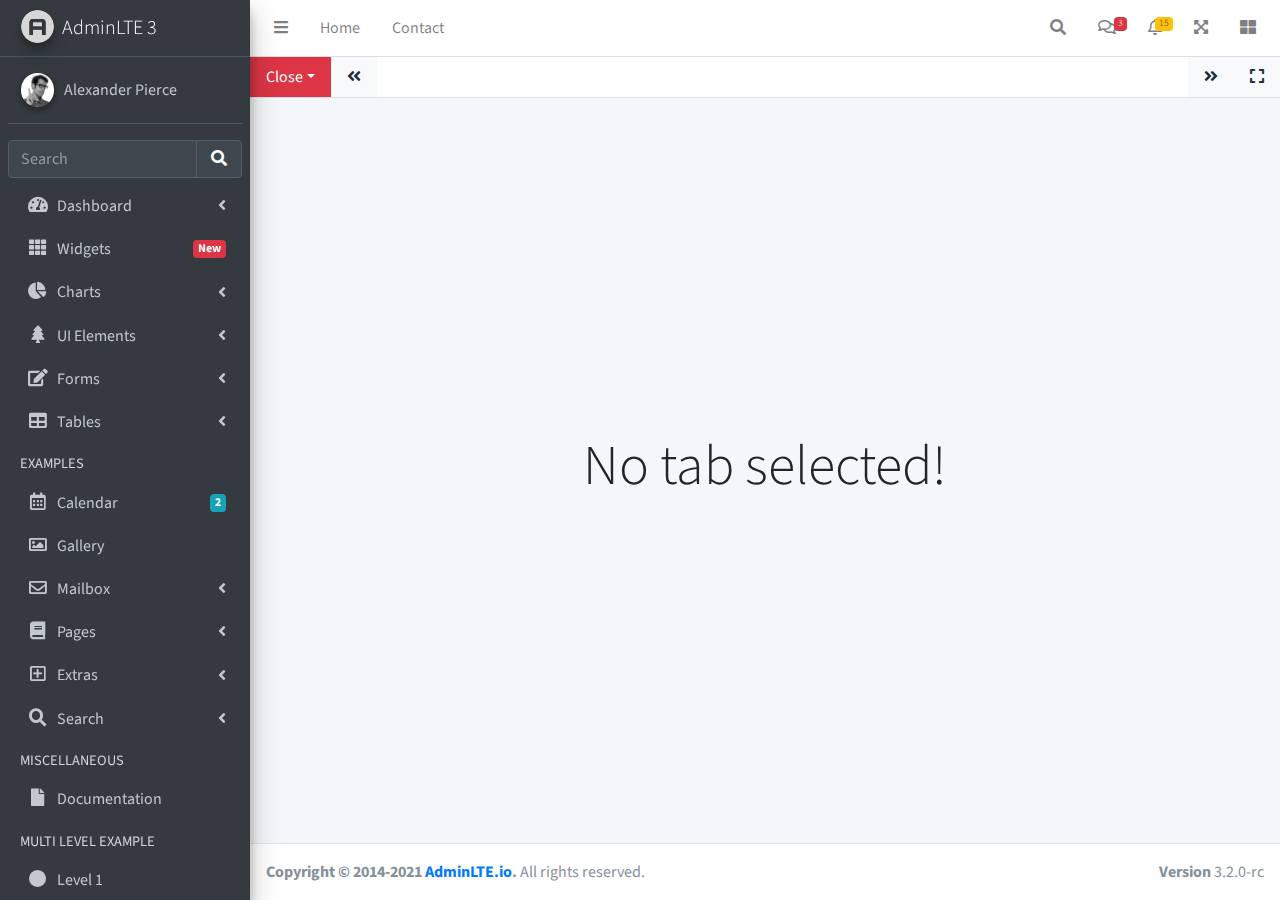
<file: src/AdminLTE/iframe.html>
<!DOCTYPE html>
<html lang="en">
<head>
  <meta charset="utf-8">
  <meta name="viewport" content="width=device-width, initial-scale=1">
  <title>AdminLTE 3 | Tabbed IFrames</title>

  <!-- Google Font: Source Sans Pro -->
  <link rel="stylesheet" href="https://fonts.googleapis.com/css?family=Source+Sans+Pro:300,400,400i,700&display=fallback">
  <!-- Font Awesome -->
  <link rel="stylesheet" href="plugins/fontawesome-free/css/all.min.css">
  <!-- Theme style -->
  <link rel="stylesheet" href="dist/css/adminlte.min.css">
  <!-- overlayScrollbars -->
  <link rel="stylesheet" href="plugins/overlayScrollbars/css/OverlayScrollbars.min.css">
</head>
<body class="hold-transition sidebar-mini layout-fixed" data-panel-auto-height-mode="height">
<div class="wrapper">

  <!-- Navbar -->
  <nav class="main-header navbar navbar-expand navbar-white navbar-light">
    <!-- Left navbar links -->
    <ul class="navbar-nav">
      <li class="nav-item">
        <a class="nav-link" data-widget="pushmenu" href="#" role="button"><i class="fas fa-bars"></i></a>
      </li>
      <li class="nav-item d-none d-sm-inline-block">
        <a href="index3.html" class="nav-link">Home</a>
      </li>
      <li class="nav-item d-none d-sm-inline-block">
        <a href="#" class="nav-link">Contact</a>
      </li>
    </ul>

    <!-- Right navbar links -->
    <ul class="navbar-nav ml-auto">
      <!-- Navbar Search -->
      <li class="nav-item">
        <a class="nav-link" data-widget="navbar-search" href="#" role="button">
          <i class="fas fa-search"></i>
        </a>
        <div class="navbar-search-block">
          <form class="form-inline">
            <div class="input-group input-group-sm">
              <input class="form-control form-control-navbar" type="search" placeholder="Search" aria-label="Search">
              <div class="input-group-append">
                <button class="btn btn-navbar" type="submit">
                  <i class="fas fa-search"></i>
                </button>
                <button class="btn btn-navbar" type="button" data-widget="navbar-search">
                  <i class="fas fa-times"></i>
                </button>
              </div>
            </div>
          </form>
        </div>
      </li>

      <!-- Messages Dropdown Menu -->
      <li class="nav-item dropdown">
        <a class="nav-link" data-toggle="dropdown" href="#">
          <i class="far fa-comments"></i>
          <span class="badge badge-danger navbar-badge">3</span>
        </a>
        <div class="dropdown-menu dropdown-menu-lg dropdown-menu-right">
          <a href="#" class="dropdown-item">
            <!-- Message Start -->
            <div class="media">
              <img src="dist/img/user1-128x128.jpg" alt="User Avatar" class="img-size-50 mr-3 img-circle">
              <div class="media-body">
                <h3 class="dropdown-item-title">
                  Brad Diesel
                  <span class="float-right text-sm text-danger"><i class="fas fa-star"></i></span>
                </h3>
                <p class="text-sm">Call me whenever you can...</p>
                <p class="text-sm text-muted"><i class="far fa-clock mr-1"></i> 4 Hours Ago</p>
              </div>
            </div>
            <!-- Message End -->
          </a>
          <div class="dropdown-divider"></div>
          <a href="#" class="dropdown-item">
            <!-- Message Start -->
            <div class="media">
              <img src="dist/img/user8-128x128.jpg" alt="User Avatar" class="img-size-50 img-circle mr-3">
              <div class="media-body">
                <h3 class="dropdown-item-title">
                  John Pierce
                  <span class="float-right text-sm text-muted"><i class="fas fa-star"></i></span>
                </h3>
                <p class="text-sm">I got your message bro</p>
                <p class="text-sm text-muted"><i class="far fa-clock mr-1"></i> 4 Hours Ago</p>
              </div>
            </div>
            <!-- Message End -->
          </a>
          <div class="dropdown-divider"></div>
          <a href="#" class="dropdown-item">
            <!-- Message Start -->
            <div class="media">
              <img src="dist/img/user3-128x128.jpg" alt="User Avatar" class="img-size-50 img-circle mr-3">
              <div class="media-body">
                <h3 class="dropdown-item-title">
                  Nora Silvester
                  <span class="float-right text-sm text-warning"><i class="fas fa-star"></i></span>
                </h3>
                <p class="text-sm">The subject goes here</p>
                <p class="text-sm text-muted"><i class="far fa-clock mr-1"></i> 4 Hours Ago</p>
              </div>
            </div>
            <!-- Message End -->
          </a>
          <div class="dropdown-divider"></div>
          <a href="#" class="dropdown-item dropdown-footer">See All Messages</a>
        </div>
      </li>
      <!-- Notifications Dropdown Menu -->
      <li class="nav-item dropdown">
        <a class="nav-link" data-toggle="dropdown" href="#">
          <i class="far fa-bell"></i>
          <span class="badge badge-warning navbar-badge">15</span>
        </a>
        <div class="dropdown-menu dropdown-menu-lg dropdown-menu-right">
          <span class="dropdown-item dropdown-header">15 Notifications</span>
          <div class="dropdown-divider"></div>
          <a href="#" class="dropdown-item">
            <i class="fas fa-envelope mr-2"></i> 4 new messages
            <span class="float-right text-muted text-sm">3 mins</span>
          </a>
          <div class="dropdown-divider"></div>
          <a href="#" class="dropdown-item">
            <i class="fas fa-users mr-2"></i> 8 friend requests
            <span class="float-right text-muted text-sm">12 hours</span>
          </a>
          <div class="dropdown-divider"></div>
          <a href="#" class="dropdown-item">
            <i class="fas fa-file mr-2"></i> 3 new reports
            <span class="float-right text-muted text-sm">2 days</span>
          </a>
          <div class="dropdown-divider"></div>
          <a href="#" class="dropdown-item dropdown-footer">See All Notifications</a>
        </div>
      </li>
      <li class="nav-item">
        <a class="nav-link" data-widget="fullscreen" href="#" role="button">
          <i class="fas fa-expand-arrows-alt"></i>
        </a>
      </li>
      <li class="nav-item">
        <a class="nav-link" data-widget="control-sidebar" data-slide="true" href="#" role="button">
          <i class="fas fa-th-large"></i>
        </a>
      </li>
    </ul>
  </nav>
  <!-- /.navbar -->

  <!-- Main Sidebar Container -->
  <aside class="main-sidebar sidebar-dark-primary elevation-4">
    <!-- Brand Logo -->
    <a href="index3.html" class="brand-link">
      <img src="dist/img/AdminLTELogo.png" alt="AdminLTE Logo" class="brand-image img-circle elevation-3" style="opacity: .8">
      <span class="brand-text font-weight-light">AdminLTE 3</span>
    </a>

    <!-- Sidebar -->
    <div class="sidebar">
      <!-- Sidebar user panel (optional) -->
      <div class="user-panel mt-3 pb-3 mb-3 d-flex">
        <div class="image">
          <img src="dist/img/user2-160x160.jpg" class="img-circle elevation-2" alt="User Image">
        </div>
        <div class="info">
          <a href="#" class="d-block">Alexander Pierce</a>
        </div>
      </div>

      <!-- SidebarSearch Form -->
      <div class="form-inline">
        <div class="input-group" data-widget="sidebar-search">
          <input class="form-control form-control-sidebar" type="search" placeholder="Search" aria-label="Search">
          <div class="input-group-append">
            <button class="btn btn-sidebar">
              <i class="fas fa-search fa-fw"></i>
            </button>
          </div>
        </div>
      </div>

      <!-- Sidebar Menu -->
      <nav class="mt-2">
        <ul class="nav nav-pills nav-sidebar flex-column" data-widget="treeview" role="menu" data-accordion="false">
          <!-- Add icons to the links using the .nav-icon class
               with font-awesome or any other icon font library -->
          <li class="nav-item">
            <a href="#" class="nav-link">
              <i class="nav-icon fas fa-tachometer-alt"></i>
              <p>
                Dashboard
                <i class="right fas fa-angle-left"></i>
              </p>
            </a>
            <ul class="nav nav-treeview">
              <li class="nav-item">
                <a href="./index.html" class="nav-link">
                  <i class="far fa-circle nav-icon"></i>
                  <p>Dashboard v1</p>
                </a>
              </li>
              <li class="nav-item">
                <a href="./index2.html" class="nav-link">
                  <i class="far fa-circle nav-icon"></i>
                  <p>Dashboard v2</p>
                </a>
              </li>
              <li class="nav-item">
                <a href="./index3.html" class="nav-link">
                  <i class="far fa-circle nav-icon"></i>
                  <p>Dashboard v3</p>
                </a>
              </li>
            </ul>
          </li>
          <li class="nav-item">
            <a href="pages/widgets.html" class="nav-link">
              <i class="nav-icon fas fa-th"></i>
              <p>
                Widgets
                <span class="right badge badge-danger">New</span>
              </p>
            </a>
          </li>
          <li class="nav-item">
            <a href="#" class="nav-link">
              <i class="nav-icon fas fa-chart-pie"></i>
              <p>
                Charts
                <i class="right fas fa-angle-left"></i>
              </p>
            </a>
            <ul class="nav nav-treeview">
              <li class="nav-item">
                <a href="pages/charts/chartjs.html" class="nav-link">
                  <i class="far fa-circle nav-icon"></i>
                  <p>ChartJS</p>
                </a>
              </li>
              <li class="nav-item">
                <a href="pages/charts/flot.html" class="nav-link">
                  <i class="far fa-circle nav-icon"></i>
                  <p>Flot</p>
                </a>
              </li>
              <li class="nav-item">
                <a href="pages/charts/inline.html" class="nav-link">
                  <i class="far fa-circle nav-icon"></i>
                  <p>Inline</p>
                </a>
              </li>
            </ul>
          </li>
          <li class="nav-item">
            <a href="#" class="nav-link">
              <i class="nav-icon fas fa-tree"></i>
              <p>
                UI Elements
                <i class="fas fa-angle-left right"></i>
              </p>
            </a>
            <ul class="nav nav-treeview">
              <li class="nav-item">
                <a href="pages/UI/general.html" class="nav-link">
                  <i class="far fa-circle nav-icon"></i>
                  <p>General</p>
                </a>
              </li>
              <li class="nav-item">
                <a href="pages/UI/icons.html" class="nav-link">
                  <i class="far fa-circle nav-icon"></i>
                  <p>Icons</p>
                </a>
              </li>
              <li class="nav-item">
                <a href="pages/UI/buttons.html" class="nav-link">
                  <i class="far fa-circle nav-icon"></i>
                  <p>Buttons</p>
                </a>
              </li>
              <li class="nav-item">
                <a href="pages/UI/sliders.html" class="nav-link">
                  <i class="far fa-circle nav-icon"></i>
                  <p>Sliders</p>
                </a>
              </li>
              <li class="nav-item">
                <a href="pages/UI/modals.html" class="nav-link">
                  <i class="far fa-circle nav-icon"></i>
                  <p>Modals & Alerts</p>
                </a>
              </li>
              <li class="nav-item">
                <a href="pages/UI/navbar.html" class="nav-link">
                  <i class="far fa-circle nav-icon"></i>
                  <p>Navbar & Tabs</p>
                </a>
              </li>
              <li class="nav-item">
                <a href="pages/UI/timeline.html" class="nav-link">
                  <i class="far fa-circle nav-icon"></i>
                  <p>Timeline</p>
                </a>
              </li>
              <li class="nav-item">
                <a href="pages/UI/ribbons.html" class="nav-link">
                  <i class="far fa-circle nav-icon"></i>
                  <p>Ribbons</p>
                </a>
              </li>
            </ul>
          </li>
          <li class="nav-item">
            <a href="#" class="nav-link">
              <i class="nav-icon fas fa-edit"></i>
              <p>
                Forms
                <i class="fas fa-angle-left right"></i>
              </p>
            </a>
            <ul class="nav nav-treeview">
              <li class="nav-item">
                <a href="pages/forms/general.html" class="nav-link">
                  <i class="far fa-circle nav-icon"></i>
                  <p>General Elements</p>
                </a>
              </li>
              <li class="nav-item">
                <a href="pages/forms/advanced.html" class="nav-link">
                  <i class="far fa-circle nav-icon"></i>
                  <p>Advanced Elements</p>
                </a>
              </li>
              <li class="nav-item">
                <a href="pages/forms/editors.html" class="nav-link">
                  <i class="far fa-circle nav-icon"></i>
                  <p>Editors</p>
                </a>
              </li>
              <li class="nav-item">
                <a href="pages/forms/validation.html" class="nav-link">
                  <i class="far fa-circle nav-icon"></i>
                  <p>Validation</p>
                </a>
              </li>
            </ul>
          </li>
          <li class="nav-item">
            <a href="#" class="nav-link">
              <i class="nav-icon fas fa-table"></i>
              <p>
                Tables
                <i class="fas fa-angle-left right"></i>
              </p>
            </a>
            <ul class="nav nav-treeview">
              <li class="nav-item">
                <a href="pages/tables/simple.html" class="nav-link">
                  <i class="far fa-circle nav-icon"></i>
                  <p>Simple Tables</p>
                </a>
              </li>
              <li class="nav-item">
                <a href="pages/tables/data.html" class="nav-link">
                  <i class="far fa-circle nav-icon"></i>
                  <p>DataTables</p>
                </a>
              </li>
              <li class="nav-item">
                <a href="pages/tables/jsgrid.html" class="nav-link">
                  <i class="far fa-circle nav-icon"></i>
                  <p>jsGrid</p>
                </a>
              </li>
            </ul>
          </li>
          <li class="nav-header">EXAMPLES</li>
          <li class="nav-item">
            <a href="pages/calendar.html" class="nav-link">
              <i class="nav-icon far fa-calendar-alt"></i>
              <p>
                Calendar
                <span class="badge badge-info right">2</span>
              </p>
            </a>
          </li>
          <li class="nav-item">
            <a href="pages/gallery.html" class="nav-link">
              <i class="nav-icon far fa-image"></i>
              <p>
                Gallery
              </p>
            </a>
          </li>
          <li class="nav-item">
            <a href="#" class="nav-link">
              <i class="nav-icon far fa-envelope"></i>
              <p>
                Mailbox
                <i class="fas fa-angle-left right"></i>
              </p>
            </a>
            <ul class="nav nav-treeview">
              <li class="nav-item">
                <a href="pages/mailbox/mailbox.html" class="nav-link">
                  <i class="far fa-circle nav-icon"></i>
                  <p>Inbox</p>
                </a>
              </li>
              <li class="nav-item">
                <a href="pages/mailbox/compose.html" class="nav-link">
                  <i class="far fa-circle nav-icon"></i>
                  <p>Compose</p>
                </a>
              </li>
              <li class="nav-item">
                <a href="pages/mailbox/read-mail.html" class="nav-link">
                  <i class="far fa-circle nav-icon"></i>
                  <p>Read</p>
                </a>
              </li>
            </ul>
          </li>
          <li class="nav-item">
            <a href="#" class="nav-link">
              <i class="nav-icon fas fa-book"></i>
              <p>
                Pages
                <i class="fas fa-angle-left right"></i>
              </p>
            </a>
            <ul class="nav nav-treeview">
              <li class="nav-item">
                <a href="pages/examples/invoice.html" class="nav-link">
                  <i class="far fa-circle nav-icon"></i>
                  <p>Invoice</p>
                </a>
              </li>
              <li class="nav-item">
                <a href="pages/examples/profile.html" class="nav-link">
                  <i class="far fa-circle nav-icon"></i>
                  <p>Profile</p>
                </a>
              </li>
              <li class="nav-item">
                <a href="pages/examples/e-commerce.html" class="nav-link">
                  <i class="far fa-circle nav-icon"></i>
                  <p>E-commerce</p>
                </a>
              </li>
              <li class="nav-item">
                <a href="pages/examples/projects.html" class="nav-link">
                  <i class="far fa-circle nav-icon"></i>
                  <p>Projects</p>
                </a>
              </li>
              <li class="nav-item">
                <a href="pages/examples/project-add.html" class="nav-link">
                  <i class="far fa-circle nav-icon"></i>
                  <p>Project Add</p>
                </a>
              </li>
              <li class="nav-item">
                <a href="pages/examples/project-edit.html" class="nav-link">
                  <i class="far fa-circle nav-icon"></i>
                  <p>Project Edit</p>
                </a>
              </li>
              <li class="nav-item">
                <a href="pages/examples/project-detail.html" class="nav-link">
                  <i class="far fa-circle nav-icon"></i>
                  <p>Project Detail</p>
                </a>
              </li>
              <li class="nav-item">
                <a href="pages/examples/contacts.html" class="nav-link">
                  <i class="far fa-circle nav-icon"></i>
                  <p>Contacts</p>
                </a>
              </li>
              <li class="nav-item">
                <a href="pages/examples/faq.html" class="nav-link">
                  <i class="far fa-circle nav-icon"></i>
                  <p>FAQ</p>
                </a>
              </li>
              <li class="nav-item">
                <a href="pages/examples/contact-us.html" class="nav-link">
                  <i class="far fa-circle nav-icon"></i>
                  <p>Contact us</p>
                </a>
              </li>
            </ul>
          </li>
          <li class="nav-item">
            <a href="#" class="nav-link">
              <i class="nav-icon far fa-plus-square"></i>
              <p>
                Extras
                <i class="fas fa-angle-left right"></i>
              </p>
            </a>
            <ul class="nav nav-treeview">
              <li class="nav-item">
                <a href="#" class="nav-link">
                  <i class="far fa-circle nav-icon"></i>
                  <p>
                    Login & Register v1
                    <i class="fas fa-angle-left right"></i>
                  </p>
                </a>
                <ul class="nav nav-treeview">
                  <li class="nav-item">
                    <a href="pages/examples/login.html" class="nav-link">
                      <i class="far fa-circle nav-icon"></i>
                      <p>Login v1</p>
                    </a>
                  </li>
                  <li class="nav-item">
                    <a href="pages/examples/register.html" class="nav-link">
                      <i class="far fa-circle nav-icon"></i>
                      <p>Register v1</p>
                    </a>
                  </li>
                  <li class="nav-item">
                    <a href="pages/examples/forgot-password.html" class="nav-link">
                      <i class="far fa-circle nav-icon"></i>
                      <p>Forgot Password v1</p>
                    </a>
                  </li>
                  <li class="nav-item">
                    <a href="pages/examples/recover-password.html" class="nav-link">
                      <i class="far fa-circle nav-icon"></i>
                      <p>Recover Password v1</p>
                    </a>
                  </li>
                </ul>
              </li>
              <li class="nav-item">
                <a href="#" class="nav-link">
                  <i class="far fa-circle nav-icon"></i>
                  <p>
                    Login & Register v2
                    <i class="fas fa-angle-left right"></i>
                  </p>
                </a>
                <ul class="nav nav-treeview">
                  <li class="nav-item">
                    <a href="pages/examples/login-v2.html" class="nav-link">
                      <i class="far fa-circle nav-icon"></i>
                      <p>Login v2</p>
                    </a>
                  </li>
                  <li class="nav-item">
                    <a href="pages/examples/register-v2.html" class="nav-link">
                      <i class="far fa-circle nav-icon"></i>
                      <p>Register v2</p>
                    </a>
                  </li>
                  <li class="nav-item">
                    <a href="pages/examples/forgot-password-v2.html" class="nav-link">
                      <i class="far fa-circle nav-icon"></i>
                      <p>Forgot Password v2</p>
                    </a>
                  </li>
                  <li class="nav-item">
                    <a href="pages/examples/recover-password-v2.html" class="nav-link">
                      <i class="far fa-circle nav-icon"></i>
                      <p>Recover Password v2</p>
                    </a>
                  </li>
                </ul>
              </li>
              <li class="nav-item">
                <a href="pages/examples/lockscreen.html" class="nav-link">
                  <i class="far fa-circle nav-icon"></i>
                  <p>Lockscreen</p>
                </a>
              </li>
              <li class="nav-item">
                <a href="pages/examples/legacy-user-menu.html" class="nav-link">
                  <i class="far fa-circle nav-icon"></i>
                  <p>Legacy User Menu</p>
                </a>
              </li>
              <li class="nav-item">
                <a href="pages/examples/language-menu.html" class="nav-link">
                  <i class="far fa-circle nav-icon"></i>
                  <p>Language Menu</p>
                </a>
              </li>
              <li class="nav-item">
                <a href="pages/examples/404.html" class="nav-link">
                  <i class="far fa-circle nav-icon"></i>
                  <p>Error 404</p>
                </a>
              </li>
              <li class="nav-item">
                <a href="pages/examples/500.html" class="nav-link">
                  <i class="far fa-circle nav-icon"></i>
                  <p>Error 500</p>
                </a>
              </li>
              <li class="nav-item">
                <a href="pages/examples/pace.html" class="nav-link">
                  <i class="far fa-circle nav-icon"></i>
                  <p>Pace</p>
                </a>
              </li>
              <li class="nav-item">
                <a href="pages/examples/blank.html" class="nav-link">
                  <i class="far fa-circle nav-icon"></i>
                  <p>Blank Page</p>
                </a>
              </li>
              <li class="nav-item">
                <a href="starter.html" class="nav-link">
                  <i class="far fa-circle nav-icon"></i>
                  <p>Starter Page</p>
                </a>
              </li>
            </ul>
          </li>
          <li class="nav-item">
            <a href="#" class="nav-link">
              <i class="nav-icon fas fa-search"></i>
              <p>
                Search
                <i class="fas fa-angle-left right"></i>
              </p>
            </a>
            <ul class="nav nav-treeview">
              <li class="nav-item">
                <a href="pages/search/simple.html" class="nav-link">
                  <i class="far fa-circle nav-icon"></i>
                  <p>Simple Search</p>
                </a>
              </li>
              <li class="nav-item">
                <a href="pages/search/enhanced.html" class="nav-link">
                  <i class="far fa-circle nav-icon"></i>
                  <p>Enhanced</p>
                </a>
              </li>
            </ul>
          </li>
          <li class="nav-header">MISCELLANEOUS</li>
          <li class="nav-item">
            <a href="https://adminlte.io/docs/3.1/" class="nav-link">
              <i class="nav-icon fas fa-file"></i>
              <p>Documentation</p>
            </a>
          </li>
          <li class="nav-header">MULTI LEVEL EXAMPLE</li>
          <li class="nav-item">
            <a href="#" class="nav-link">
              <i class="fas fa-circle nav-icon"></i>
              <p>Level 1</p>
            </a>
          </li>
          <li class="nav-item">
            <a href="#" class="nav-link">
              <i class="nav-icon fas fa-circle"></i>
              <p>
                Level 1
                <i class="right fas fa-angle-left"></i>
              </p>
            </a>
            <ul class="nav nav-treeview">
              <li class="nav-item">
                <a href="#" class="nav-link">
                  <i class="far fa-circle nav-icon"></i>
                  <p>Level 2</p>
                </a>
              </li>
              <li class="nav-item">
                <a href="#" class="nav-link">
                  <i class="far fa-circle nav-icon"></i>
                  <p>
                    Level 2
                    <i class="right fas fa-angle-left"></i>
                  </p>
                </a>
                <ul class="nav nav-treeview">
                  <li class="nav-item">
                    <a href="#" class="nav-link">
                      <i class="far fa-dot-circle nav-icon"></i>
                      <p>Level 3</p>
                    </a>
                  </li>
                  <li class="nav-item">
                    <a href="#" class="nav-link">
                      <i class="far fa-dot-circle nav-icon"></i>
                      <p>Level 3</p>
                    </a>
                  </li>
                  <li class="nav-item">
                    <a href="#" class="nav-link">
                      <i class="far fa-dot-circle nav-icon"></i>
                      <p>Level 3</p>
                    </a>
                  </li>
                </ul>
              </li>
              <li class="nav-item">
                <a href="#" class="nav-link">
                  <i class="far fa-circle nav-icon"></i>
                  <p>Level 2</p>
                </a>
              </li>
            </ul>
          </li>
          <li class="nav-item">
            <a href="#" class="nav-link">
              <i class="fas fa-circle nav-icon"></i>
              <p>Level 1</p>
            </a>
          </li>
          <li class="nav-header">LABELS</li>
          <li class="nav-item">
            <a href="#" class="nav-link">
              <i class="nav-icon far fa-circle text-danger"></i>
              <p class="text">Important</p>
            </a>
          </li>
          <li class="nav-item">
            <a href="#" class="nav-link">
              <i class="nav-icon far fa-circle text-warning"></i>
              <p>Warning</p>
            </a>
          </li>
          <li class="nav-item">
            <a href="#" class="nav-link">
              <i class="nav-icon far fa-circle text-info"></i>
              <p>Informational</p>
            </a>
          </li>
        </ul>
      </nav>
      <!-- /.sidebar-menu -->
    </div>
    <!-- /.sidebar -->
  </aside>

  <!-- Content Wrapper. Contains page content -->
  <div class="content-wrapper iframe-mode" data-widget="iframe" data-loading-screen="750">
    <div class="nav navbar navbar-expand navbar-white navbar-light border-bottom p-0">
      <div class="nav-item dropdown">
        <a class="nav-link bg-danger dropdown-toggle" data-toggle="dropdown" href="#" role="button" aria-haspopup="true" aria-expanded="false">Close</a>
        <div class="dropdown-menu mt-0">
          <a class="dropdown-item" href="#" data-widget="iframe-close" data-type="all">Close All</a>
          <a class="dropdown-item" href="#" data-widget="iframe-close" data-type="all-other">Close All Other</a>
        </div>
      </div>
      <a class="nav-link bg-light" href="#" data-widget="iframe-scrollleft"><i class="fas fa-angle-double-left"></i></a>
      <ul class="navbar-nav overflow-hidden" role="tablist"></ul>
      <a class="nav-link bg-light" href="#" data-widget="iframe-scrollright"><i class="fas fa-angle-double-right"></i></a>
      <a class="nav-link bg-light" href="#" data-widget="iframe-fullscreen"><i class="fas fa-expand"></i></a>
    </div>
    <div class="tab-content">
      <div class="tab-empty">
        <h2 class="display-4">No tab selected!</h2>
      </div>
      <div class="tab-loading">
        <div>
          <h2 class="display-4">Tab is loading <i class="fa fa-sync fa-spin"></i></h2>
        </div>
      </div>
    </div>
  </div>
  <!-- /.content-wrapper -->
  <footer class="main-footer">
    <strong>Copyright &copy; 2014-2021 <a href="https://adminlte.io">AdminLTE.io</a>.</strong>
    All rights reserved.
    <div class="float-right d-none d-sm-inline-block">
      <b>Version</b> 3.2.0-rc
    </div>
  </footer>

  <!-- Control Sidebar -->
  <aside class="control-sidebar control-sidebar-dark">
    <!-- Control sidebar content goes here -->
  </aside>
  <!-- /.control-sidebar -->
</div>
<!-- ./wrapper -->

<!-- jQuery -->
<script src="plugins/jquery/jquery.min.js"></script>
<!-- jQuery UI 1.11.4 -->
<script src="plugins/jquery-ui/jquery-ui.min.js"></script>
<!-- Resolve conflict in jQuery UI tooltip with Bootstrap tooltip -->
<script>
  $.widget.bridge('uibutton', $.ui.button)
</script>
<!-- Bootstrap 4 -->
<script src="plugins/bootstrap/js/bootstrap.bundle.min.js"></script>
<!-- overlayScrollbars -->
<script src="plugins/overlayScrollbars/js/jquery.overlayScrollbars.min.js"></script>
<!-- AdminLTE App -->
<script src="dist/js/adminlte.js"></script>
<!-- AdminLTE for demo purposes -->
<script src="dist/js/demo.js"></script>
</body>
</html>
</file>
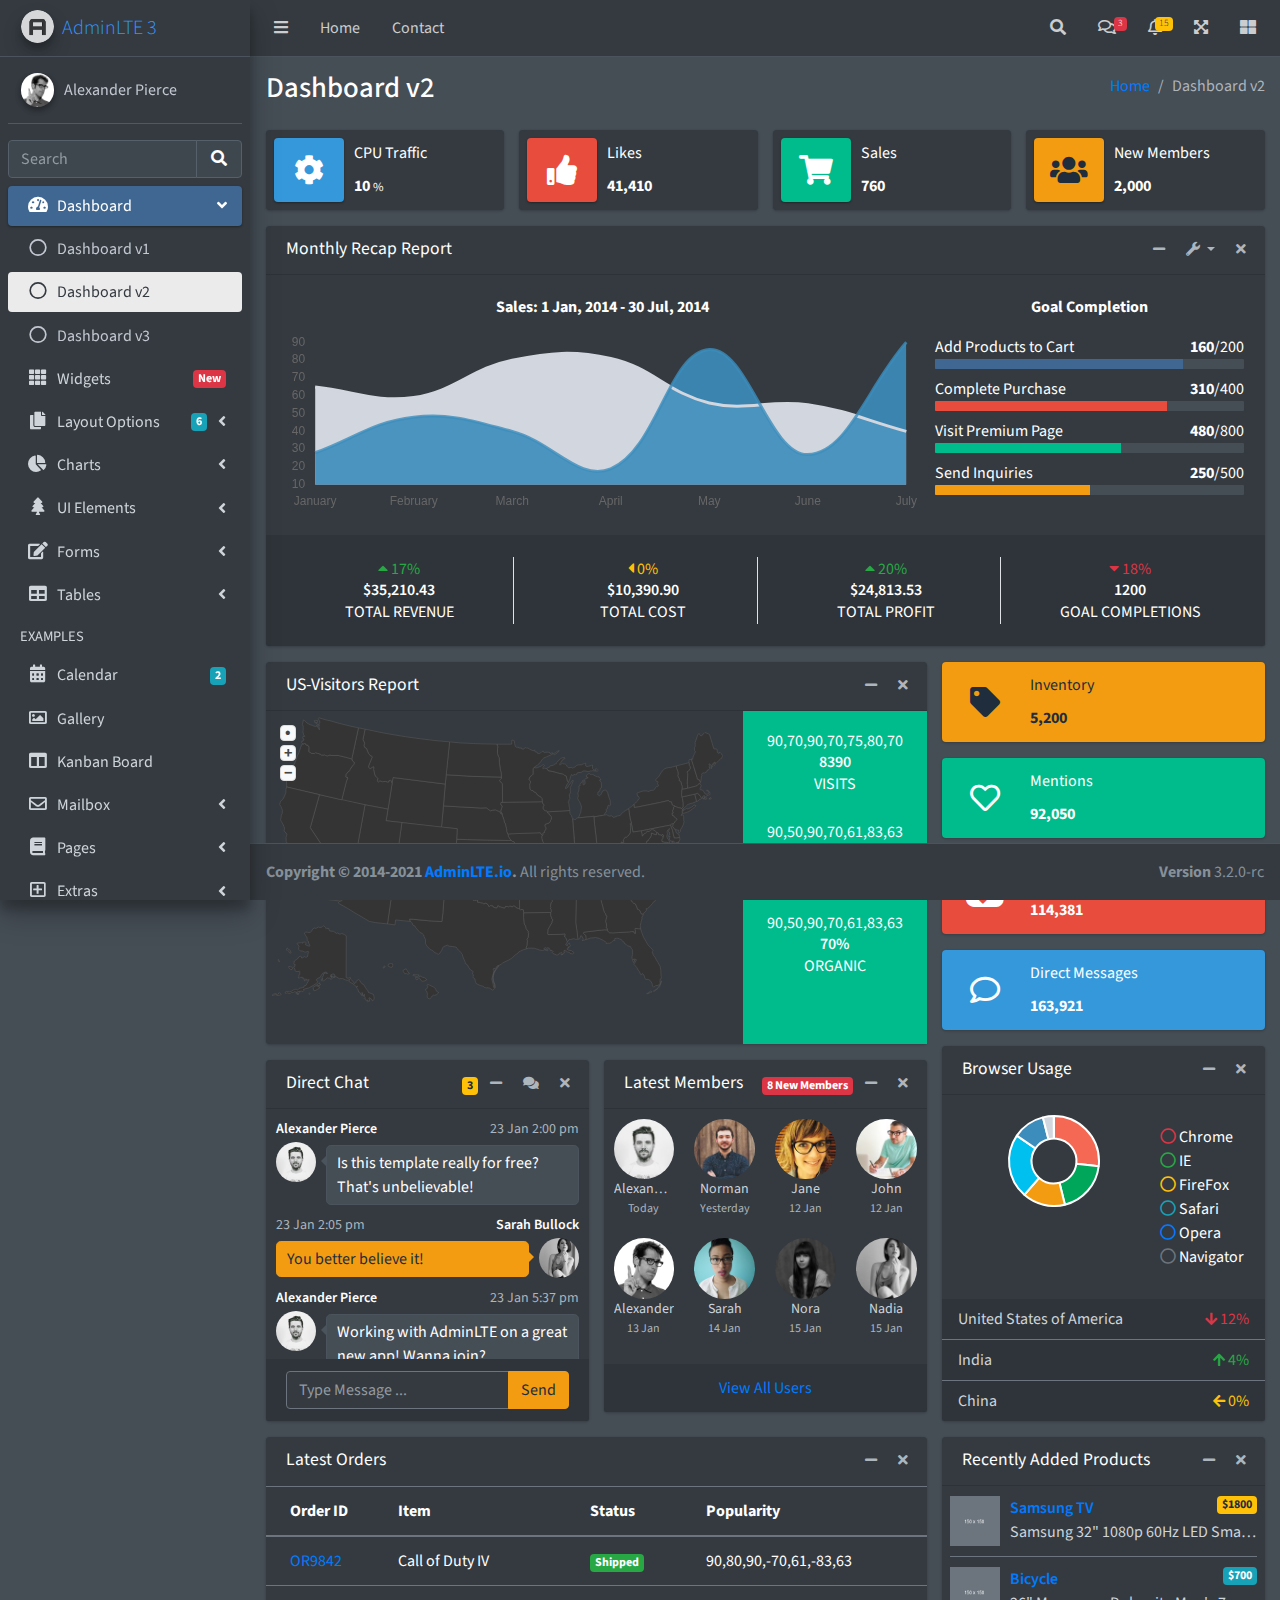
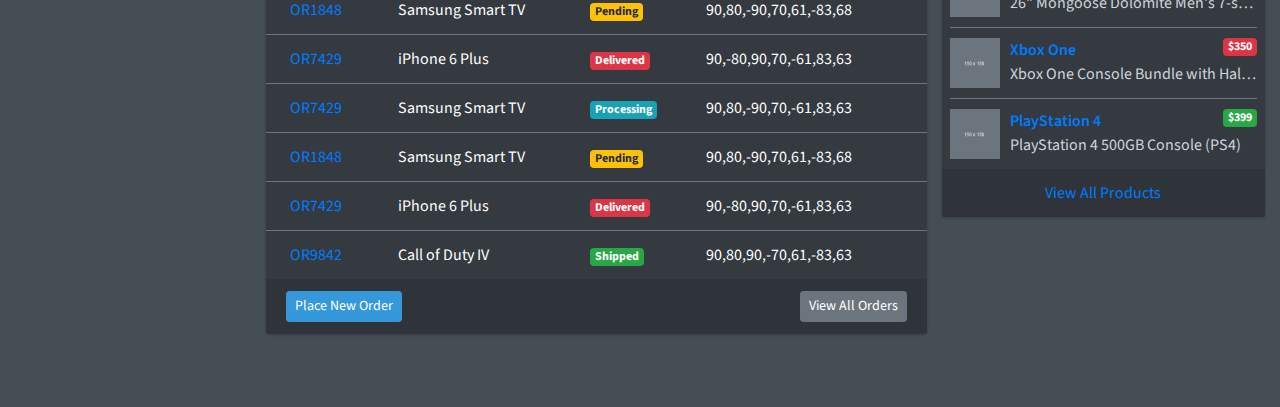
<file: src/AdminLTE/index2.html>
<!DOCTYPE html>
<html lang="en">
<head>
  <meta charset="utf-8">
  <meta name="viewport" content="width=device-width, initial-scale=1">
  <title>AdminLTE 3 | Dashboard 2</title>

  <!-- Google Font: Source Sans Pro -->
  <link rel="stylesheet" href="https://fonts.googleapis.com/css?family=Source+Sans+Pro:300,400,400i,700&display=fallback">
  <!-- Font Awesome Icons -->
  <link rel="stylesheet" href="plugins/fontawesome-free/css/all.min.css">
  <!-- overlayScrollbars -->
  <link rel="stylesheet" href="plugins/overlayScrollbars/css/OverlayScrollbars.min.css">
  <!-- Theme style -->
  <link rel="stylesheet" href="dist/css/adminlte.min.css">
</head>
<body class="hold-transition dark-mode sidebar-mini layout-fixed layout-navbar-fixed layout-footer-fixed">
<div class="wrapper">

  <!-- Preloader -->
  <div class="preloader flex-column justify-content-center align-items-center">
    <img class="animation__wobble" src="dist/img/AdminLTELogo.png" alt="AdminLTELogo" height="60" width="60">
  </div>

  <!-- Navbar -->
  <nav class="main-header navbar navbar-expand navbar-dark">
    <!-- Left navbar links -->
    <ul class="navbar-nav">
      <li class="nav-item">
        <a class="nav-link" data-widget="pushmenu" href="#" role="button"><i class="fas fa-bars"></i></a>
      </li>
      <li class="nav-item d-none d-sm-inline-block">
        <a href="index3.html" class="nav-link">Home</a>
      </li>
      <li class="nav-item d-none d-sm-inline-block">
        <a href="#" class="nav-link">Contact</a>
      </li>
    </ul>

    <!-- Right navbar links -->
    <ul class="navbar-nav ml-auto">
      <!-- Navbar Search -->
      <li class="nav-item">
        <a class="nav-link" data-widget="navbar-search" href="#" role="button">
          <i class="fas fa-search"></i>
        </a>
        <div class="navbar-search-block">
          <form class="form-inline">
            <div class="input-group input-group-sm">
              <input class="form-control form-control-navbar" type="search" placeholder="Search" aria-label="Search">
              <div class="input-group-append">
                <button class="btn btn-navbar" type="submit">
                  <i class="fas fa-search"></i>
                </button>
                <button class="btn btn-navbar" type="button" data-widget="navbar-search">
                  <i class="fas fa-times"></i>
                </button>
              </div>
            </div>
          </form>
        </div>
      </li>

      <!-- Messages Dropdown Menu -->
      <li class="nav-item dropdown">
        <a class="nav-link" data-toggle="dropdown" href="#">
          <i class="far fa-comments"></i>
          <span class="badge badge-danger navbar-badge">3</span>
        </a>
        <div class="dropdown-menu dropdown-menu-lg dropdown-menu-right">
          <a href="#" class="dropdown-item">
            <!-- Message Start -->
            <div class="media">
              <img src="dist/img/user1-128x128.jpg" alt="User Avatar" class="img-size-50 mr-3 img-circle">
              <div class="media-body">
                <h3 class="dropdown-item-title">
                  Brad Diesel
                  <span class="float-right text-sm text-danger"><i class="fas fa-star"></i></span>
                </h3>
                <p class="text-sm">Call me whenever you can...</p>
                <p class="text-sm text-muted"><i class="far fa-clock mr-1"></i> 4 Hours Ago</p>
              </div>
            </div>
            <!-- Message End -->
          </a>
          <div class="dropdown-divider"></div>
          <a href="#" class="dropdown-item">
            <!-- Message Start -->
            <div class="media">
              <img src="dist/img/user8-128x128.jpg" alt="User Avatar" class="img-size-50 img-circle mr-3">
              <div class="media-body">
                <h3 class="dropdown-item-title">
                  John Pierce
                  <span class="float-right text-sm text-muted"><i class="fas fa-star"></i></span>
                </h3>
                <p class="text-sm">I got your message bro</p>
                <p class="text-sm text-muted"><i class="far fa-clock mr-1"></i> 4 Hours Ago</p>
              </div>
            </div>
            <!-- Message End -->
          </a>
          <div class="dropdown-divider"></div>
          <a href="#" class="dropdown-item">
            <!-- Message Start -->
            <div class="media">
              <img src="dist/img/user3-128x128.jpg" alt="User Avatar" class="img-size-50 img-circle mr-3">
              <div class="media-body">
                <h3 class="dropdown-item-title">
                  Nora Silvester
                  <span class="float-right text-sm text-warning"><i class="fas fa-star"></i></span>
                </h3>
                <p class="text-sm">The subject goes here</p>
                <p class="text-sm text-muted"><i class="far fa-clock mr-1"></i> 4 Hours Ago</p>
              </div>
            </div>
            <!-- Message End -->
          </a>
          <div class="dropdown-divider"></div>
          <a href="#" class="dropdown-item dropdown-footer">See All Messages</a>
        </div>
      </li>
      <!-- Notifications Dropdown Menu -->
      <li class="nav-item dropdown">
        <a class="nav-link" data-toggle="dropdown" href="#">
          <i class="far fa-bell"></i>
          <span class="badge badge-warning navbar-badge">15</span>
        </a>
        <div class="dropdown-menu dropdown-menu-lg dropdown-menu-right">
          <span class="dropdown-item dropdown-header">15 Notifications</span>
          <div class="dropdown-divider"></div>
          <a href="#" class="dropdown-item">
            <i class="fas fa-envelope mr-2"></i> 4 new messages
            <span class="float-right text-muted text-sm">3 mins</span>
          </a>
          <div class="dropdown-divider"></div>
          <a href="#" class="dropdown-item">
            <i class="fas fa-users mr-2"></i> 8 friend requests
            <span class="float-right text-muted text-sm">12 hours</span>
          </a>
          <div class="dropdown-divider"></div>
          <a href="#" class="dropdown-item">
            <i class="fas fa-file mr-2"></i> 3 new reports
            <span class="float-right text-muted text-sm">2 days</span>
          </a>
          <div class="dropdown-divider"></div>
          <a href="#" class="dropdown-item dropdown-footer">See All Notifications</a>
        </div>
      </li>
      <li class="nav-item">
        <a class="nav-link" data-widget="fullscreen" href="#" role="button">
          <i class="fas fa-expand-arrows-alt"></i>
        </a>
      </li>
      <li class="nav-item">
        <a class="nav-link" data-widget="control-sidebar" data-slide="true" href="#" role="button">
          <i class="fas fa-th-large"></i>
        </a>
      </li>
    </ul>
  </nav>
  <!-- /.navbar -->

  <!-- Main Sidebar Container -->
  <aside class="main-sidebar sidebar-dark-primary elevation-4">
    <!-- Brand Logo -->
    <a href="index3.html" class="brand-link">
      <img src="dist/img/AdminLTELogo.png" alt="AdminLTE Logo" class="brand-image img-circle elevation-3" style="opacity: .8">
      <span class="brand-text font-weight-light">AdminLTE 3</span>
    </a>

    <!-- Sidebar -->
    <div class="sidebar">
      <!-- Sidebar user panel (optional) -->
      <div class="user-panel mt-3 pb-3 mb-3 d-flex">
        <div class="image">
          <img src="dist/img/user2-160x160.jpg" class="img-circle elevation-2" alt="User Image">
        </div>
        <div class="info">
          <a href="#" class="d-block">Alexander Pierce</a>
        </div>
      </div>

      <!-- SidebarSearch Form -->
      <div class="form-inline">
        <div class="input-group" data-widget="sidebar-search">
          <input class="form-control form-control-sidebar" type="search" placeholder="Search" aria-label="Search">
          <div class="input-group-append">
            <button class="btn btn-sidebar">
              <i class="fas fa-search fa-fw"></i>
            </button>
          </div>
        </div>
      </div>

      <!-- Sidebar Menu -->
      <nav class="mt-2">
        <ul class="nav nav-pills nav-sidebar flex-column" data-widget="treeview" role="menu" data-accordion="false">
          <!-- Add icons to the links using the .nav-icon class
               with font-awesome or any other icon font library -->
          <li class="nav-item menu-open">
            <a href="#" class="nav-link active">
              <i class="nav-icon fas fa-tachometer-alt"></i>
              <p>
                Dashboard
                <i class="right fas fa-angle-left"></i>
              </p>
            </a>
            <ul class="nav nav-treeview">
              <li class="nav-item">
                <a href="./index.html" class="nav-link">
                  <i class="far fa-circle nav-icon"></i>
                  <p>Dashboard v1</p>
                </a>
              </li>
              <li class="nav-item">
                <a href="./index2.html" class="nav-link active">
                  <i class="far fa-circle nav-icon"></i>
                  <p>Dashboard v2</p>
                </a>
              </li>
              <li class="nav-item">
                <a href="./index3.html" class="nav-link">
                  <i class="far fa-circle nav-icon"></i>
                  <p>Dashboard v3</p>
                </a>
              </li>
            </ul>
          </li>
          <li class="nav-item">
            <a href="pages/widgets.html" class="nav-link">
              <i class="nav-icon fas fa-th"></i>
              <p>
                Widgets
                <span class="right badge badge-danger">New</span>
              </p>
            </a>
          </li>
          <li class="nav-item">
            <a href="#" class="nav-link">
              <i class="nav-icon fas fa-copy"></i>
              <p>
                Layout Options
                <i class="fas fa-angle-left right"></i>
                <span class="badge badge-info right">6</span>
              </p>
            </a>
            <ul class="nav nav-treeview">
              <li class="nav-item">
                <a href="pages/layout/top-nav.html" class="nav-link">
                  <i class="far fa-circle nav-icon"></i>
                  <p>Top Navigation</p>
                </a>
              </li>
              <li class="nav-item">
                <a href="pages/layout/top-nav-sidebar.html" class="nav-link">
                  <i class="far fa-circle nav-icon"></i>
                  <p>Top Navigation + Sidebar</p>
                </a>
              </li>
              <li class="nav-item">
                <a href="pages/layout/boxed.html" class="nav-link">
                  <i class="far fa-circle nav-icon"></i>
                  <p>Boxed</p>
                </a>
              </li>
              <li class="nav-item">
                <a href="pages/layout/fixed-sidebar.html" class="nav-link">
                  <i class="far fa-circle nav-icon"></i>
                  <p>Fixed Sidebar</p>
                </a>
              </li>
              <li class="nav-item">
                <a href="pages/layout/fixed-sidebar-custom.html" class="nav-link">
                  <i class="far fa-circle nav-icon"></i>
                  <p>Fixed Sidebar <small>+ Custom Area</small></p>
                </a>
              </li>
              <li class="nav-item">
                <a href="pages/layout/fixed-topnav.html" class="nav-link">
                  <i class="far fa-circle nav-icon"></i>
                  <p>Fixed Navbar</p>
                </a>
              </li>
              <li class="nav-item">
                <a href="pages/layout/fixed-footer.html" class="nav-link">
                  <i class="far fa-circle nav-icon"></i>
                  <p>Fixed Footer</p>
                </a>
              </li>
              <li class="nav-item">
                <a href="pages/layout/collapsed-sidebar.html" class="nav-link">
                  <i class="far fa-circle nav-icon"></i>
                  <p>Collapsed Sidebar</p>
                </a>
              </li>
            </ul>
          </li>
          <li class="nav-item">
            <a href="#" class="nav-link">
              <i class="nav-icon fas fa-chart-pie"></i>
              <p>
                Charts
                <i class="right fas fa-angle-left"></i>
              </p>
            </a>
            <ul class="nav nav-treeview">
              <li class="nav-item">
                <a href="pages/charts/chartjs.html" class="nav-link">
                  <i class="far fa-circle nav-icon"></i>
                  <p>ChartJS</p>
                </a>
              </li>
              <li class="nav-item">
                <a href="pages/charts/flot.html" class="nav-link">
                  <i class="far fa-circle nav-icon"></i>
                  <p>Flot</p>
                </a>
              </li>
              <li class="nav-item">
                <a href="pages/charts/inline.html" class="nav-link">
                  <i class="far fa-circle nav-icon"></i>
                  <p>Inline</p>
                </a>
              </li>
              <li class="nav-item">
                <a href="pages/charts/uplot.html" class="nav-link">
                  <i class="far fa-circle nav-icon"></i>
                  <p>uPlot</p>
                </a>
              </li>
            </ul>
          </li>
          <li class="nav-item">
            <a href="#" class="nav-link">
              <i class="nav-icon fas fa-tree"></i>
              <p>
                UI Elements
                <i class="fas fa-angle-left right"></i>
              </p>
            </a>
            <ul class="nav nav-treeview">
              <li class="nav-item">
                <a href="pages/UI/general.html" class="nav-link">
                  <i class="far fa-circle nav-icon"></i>
                  <p>General</p>
                </a>
              </li>
              <li class="nav-item">
                <a href="pages/UI/icons.html" class="nav-link">
                  <i class="far fa-circle nav-icon"></i>
                  <p>Icons</p>
                </a>
              </li>
              <li class="nav-item">
                <a href="pages/UI/buttons.html" class="nav-link">
                  <i class="far fa-circle nav-icon"></i>
                  <p>Buttons</p>
                </a>
              </li>
              <li class="nav-item">
                <a href="pages/UI/sliders.html" class="nav-link">
                  <i class="far fa-circle nav-icon"></i>
                  <p>Sliders</p>
                </a>
              </li>
              <li class="nav-item">
                <a href="pages/UI/modals.html" class="nav-link">
                  <i class="far fa-circle nav-icon"></i>
                  <p>Modals & Alerts</p>
                </a>
              </li>
              <li class="nav-item">
                <a href="pages/UI/navbar.html" class="nav-link">
                  <i class="far fa-circle nav-icon"></i>
                  <p>Navbar & Tabs</p>
                </a>
              </li>
              <li class="nav-item">
                <a href="pages/UI/timeline.html" class="nav-link">
                  <i class="far fa-circle nav-icon"></i>
                  <p>Timeline</p>
                </a>
              </li>
              <li class="nav-item">
                <a href="pages/UI/ribbons.html" class="nav-link">
                  <i class="far fa-circle nav-icon"></i>
                  <p>Ribbons</p>
                </a>
              </li>
            </ul>
          </li>
          <li class="nav-item">
            <a href="#" class="nav-link">
              <i class="nav-icon fas fa-edit"></i>
              <p>
                Forms
                <i class="fas fa-angle-left right"></i>
              </p>
            </a>
            <ul class="nav nav-treeview">
              <li class="nav-item">
                <a href="pages/forms/general.html" class="nav-link">
                  <i class="far fa-circle nav-icon"></i>
                  <p>General Elements</p>
                </a>
              </li>
              <li class="nav-item">
                <a href="pages/forms/advanced.html" class="nav-link">
                  <i class="far fa-circle nav-icon"></i>
                  <p>Advanced Elements</p>
                </a>
              </li>
              <li class="nav-item">
                <a href="pages/forms/editors.html" class="nav-link">
                  <i class="far fa-circle nav-icon"></i>
                  <p>Editors</p>
                </a>
              </li>
              <li class="nav-item">
                <a href="pages/forms/validation.html" class="nav-link">
                  <i class="far fa-circle nav-icon"></i>
                  <p>Validation</p>
                </a>
              </li>
            </ul>
          </li>
          <li class="nav-item">
            <a href="#" class="nav-link">
              <i class="nav-icon fas fa-table"></i>
              <p>
                Tables
                <i class="fas fa-angle-left right"></i>
              </p>
            </a>
            <ul class="nav nav-treeview">
              <li class="nav-item">
                <a href="pages/tables/simple.html" class="nav-link">
                  <i class="far fa-circle nav-icon"></i>
                  <p>Simple Tables</p>
                </a>
              </li>
              <li class="nav-item">
                <a href="pages/tables/data.html" class="nav-link">
                  <i class="far fa-circle nav-icon"></i>
                  <p>DataTables</p>
                </a>
              </li>
              <li class="nav-item">
                <a href="pages/tables/jsgrid.html" class="nav-link">
                  <i class="far fa-circle nav-icon"></i>
                  <p>jsGrid</p>
                </a>
              </li>
            </ul>
          </li>
          <li class="nav-header">EXAMPLES</li>
          <li class="nav-item">
            <a href="pages/calendar.html" class="nav-link">
              <i class="nav-icon fas fa-calendar-alt"></i>
              <p>
                Calendar
                <span class="badge badge-info right">2</span>
              </p>
            </a>
          </li>
          <li class="nav-item">
            <a href="pages/gallery.html" class="nav-link">
              <i class="nav-icon far fa-image"></i>
              <p>
                Gallery
              </p>
            </a>
          </li>
          <li class="nav-item">
            <a href="pages/kanban.html" class="nav-link">
              <i class="nav-icon fas fa-columns"></i>
              <p>
                Kanban Board
              </p>
            </a>
          </li>
          <li class="nav-item">
            <a href="#" class="nav-link">
              <i class="nav-icon far fa-envelope"></i>
              <p>
                Mailbox
                <i class="fas fa-angle-left right"></i>
              </p>
            </a>
            <ul class="nav nav-treeview">
              <li class="nav-item">
                <a href="pages/mailbox/mailbox.html" class="nav-link">
                  <i class="far fa-circle nav-icon"></i>
                  <p>Inbox</p>
                </a>
              </li>
              <li class="nav-item">
                <a href="pages/mailbox/compose.html" class="nav-link">
                  <i class="far fa-circle nav-icon"></i>
                  <p>Compose</p>
                </a>
              </li>
              <li class="nav-item">
                <a href="pages/mailbox/read-mail.html" class="nav-link">
                  <i class="far fa-circle nav-icon"></i>
                  <p>Read</p>
                </a>
              </li>
            </ul>
          </li>
          <li class="nav-item">
            <a href="#" class="nav-link">
              <i class="nav-icon fas fa-book"></i>
              <p>
                Pages
                <i class="fas fa-angle-left right"></i>
              </p>
            </a>
            <ul class="nav nav-treeview">
              <li class="nav-item">
                <a href="pages/examples/invoice.html" class="nav-link">
                  <i class="far fa-circle nav-icon"></i>
                  <p>Invoice</p>
                </a>
              </li>
              <li class="nav-item">
                <a href="pages/examples/profile.html" class="nav-link">
                  <i class="far fa-circle nav-icon"></i>
                  <p>Profile</p>
                </a>
              </li>
              <li class="nav-item">
                <a href="pages/examples/e-commerce.html" class="nav-link">
                  <i class="far fa-circle nav-icon"></i>
                  <p>E-commerce</p>
                </a>
              </li>
              <li class="nav-item">
                <a href="pages/examples/projects.html" class="nav-link">
                  <i class="far fa-circle nav-icon"></i>
                  <p>Projects</p>
                </a>
              </li>
              <li class="nav-item">
                <a href="pages/examples/project-add.html" class="nav-link">
                  <i class="far fa-circle nav-icon"></i>
                  <p>Project Add</p>
                </a>
              </li>
              <li class="nav-item">
                <a href="pages/examples/project-edit.html" class="nav-link">
                  <i class="far fa-circle nav-icon"></i>
                  <p>Project Edit</p>
                </a>
              </li>
              <li class="nav-item">
                <a href="pages/examples/project-detail.html" class="nav-link">
                  <i class="far fa-circle nav-icon"></i>
                  <p>Project Detail</p>
                </a>
              </li>
              <li class="nav-item">
                <a href="pages/examples/contacts.html" class="nav-link">
                  <i class="far fa-circle nav-icon"></i>
                  <p>Contacts</p>
                </a>
              </li>
              <li class="nav-item">
                <a href="pages/examples/faq.html" class="nav-link">
                  <i class="far fa-circle nav-icon"></i>
                  <p>FAQ</p>
                </a>
              </li>
              <li class="nav-item">
                <a href="pages/examples/contact-us.html" class="nav-link">
                  <i class="far fa-circle nav-icon"></i>
                  <p>Contact us</p>
                </a>
              </li>
            </ul>
          </li>
          <li class="nav-item">
            <a href="#" class="nav-link">
              <i class="nav-icon far fa-plus-square"></i>
              <p>
                Extras
                <i class="fas fa-angle-left right"></i>
              </p>
            </a>
            <ul class="nav nav-treeview">
              <li class="nav-item">
                <a href="#" class="nav-link">
                  <i class="far fa-circle nav-icon"></i>
                  <p>
                    Login & Register v1
                    <i class="fas fa-angle-left right"></i>
                  </p>
                </a>
                <ul class="nav nav-treeview">
                  <li class="nav-item">
                    <a href="pages/examples/login.html" class="nav-link">
                      <i class="far fa-circle nav-icon"></i>
                      <p>Login v1</p>
                    </a>
                  </li>
                  <li class="nav-item">
                    <a href="pages/examples/register.html" class="nav-link">
                      <i class="far fa-circle nav-icon"></i>
                      <p>Register v1</p>
                    </a>
                  </li>
                  <li class="nav-item">
                    <a href="pages/examples/forgot-password.html" class="nav-link">
                      <i class="far fa-circle nav-icon"></i>
                      <p>Forgot Password v1</p>
                    </a>
                  </li>
                  <li class="nav-item">
                    <a href="pages/examples/recover-password.html" class="nav-link">
                      <i class="far fa-circle nav-icon"></i>
                      <p>Recover Password v1</p>
                    </a>
                  </li>
                </ul>
              </li>
              <li class="nav-item">
                <a href="#" class="nav-link">
                  <i class="far fa-circle nav-icon"></i>
                  <p>
                    Login & Register v2
                    <i class="fas fa-angle-left right"></i>
                  </p>
                </a>
                <ul class="nav nav-treeview">
                  <li class="nav-item">
                    <a href="pages/examples/login-v2.html" class="nav-link">
                      <i class="far fa-circle nav-icon"></i>
                      <p>Login v2</p>
                    </a>
                  </li>
                  <li class="nav-item">
                    <a href="pages/examples/register-v2.html" class="nav-link">
                      <i class="far fa-circle nav-icon"></i>
                      <p>Register v2</p>
                    </a>
                  </li>
                  <li class="nav-item">
                    <a href="pages/examples/forgot-password-v2.html" class="nav-link">
                      <i class="far fa-circle nav-icon"></i>
                      <p>Forgot Password v2</p>
                    </a>
                  </li>
                  <li class="nav-item">
                    <a href="pages/examples/recover-password-v2.html" class="nav-link">
                      <i class="far fa-circle nav-icon"></i>
                      <p>Recover Password v2</p>
                    </a>
                  </li>
                </ul>
              </li>
              <li class="nav-item">
                <a href="pages/examples/lockscreen.html" class="nav-link">
                  <i class="far fa-circle nav-icon"></i>
                  <p>Lockscreen</p>
                </a>
              </li>
              <li class="nav-item">
                <a href="pages/examples/legacy-user-menu.html" class="nav-link">
                  <i class="far fa-circle nav-icon"></i>
                  <p>Legacy User Menu</p>
                </a>
              </li>
              <li class="nav-item">
                <a href="pages/examples/language-menu.html" class="nav-link">
                  <i class="far fa-circle nav-icon"></i>
                  <p>Language Menu</p>
                </a>
              </li>
              <li class="nav-item">
                <a href="pages/examples/404.html" class="nav-link">
                  <i class="far fa-circle nav-icon"></i>
                  <p>Error 404</p>
                </a>
              </li>
              <li class="nav-item">
                <a href="pages/examples/500.html" class="nav-link">
                  <i class="far fa-circle nav-icon"></i>
                  <p>Error 500</p>
                </a>
              </li>
              <li class="nav-item">
                <a href="pages/examples/pace.html" class="nav-link">
                  <i class="far fa-circle nav-icon"></i>
                  <p>Pace</p>
                </a>
              </li>
              <li class="nav-item">
                <a href="pages/examples/blank.html" class="nav-link">
                  <i class="far fa-circle nav-icon"></i>
                  <p>Blank Page</p>
                </a>
              </li>
              <li class="nav-item">
                <a href="starter.html" class="nav-link">
                  <i class="far fa-circle nav-icon"></i>
                  <p>Starter Page</p>
                </a>
              </li>
            </ul>
          </li>
          <li class="nav-item">
            <a href="#" class="nav-link">
              <i class="nav-icon fas fa-search"></i>
              <p>
                Search
                <i class="fas fa-angle-left right"></i>
              </p>
            </a>
            <ul class="nav nav-treeview">
              <li class="nav-item">
                <a href="pages/search/simple.html" class="nav-link">
                  <i class="far fa-circle nav-icon"></i>
                  <p>Simple Search</p>
                </a>
              </li>
              <li class="nav-item">
                <a href="pages/search/enhanced.html" class="nav-link">
                  <i class="far fa-circle nav-icon"></i>
                  <p>Enhanced</p>
                </a>
              </li>
            </ul>
          </li>
          <li class="nav-header">MISCELLANEOUS</li>
          <li class="nav-item">
            <a href="iframe.html" class="nav-link">
              <i class="nav-icon fas fa-ellipsis-h"></i>
              <p>Tabbed IFrame Plugin</p>
            </a>
          </li>
          <li class="nav-item">
            <a href="https://adminlte.io/docs/3.1/" class="nav-link">
              <i class="nav-icon fas fa-file"></i>
              <p>Documentation</p>
            </a>
          </li>
          <li class="nav-header">MULTI LEVEL EXAMPLE</li>
          <li class="nav-item">
            <a href="#" class="nav-link">
              <i class="fas fa-circle nav-icon"></i>
              <p>Level 1</p>
            </a>
          </li>
          <li class="nav-item">
            <a href="#" class="nav-link">
              <i class="nav-icon fas fa-circle"></i>
              <p>
                Level 1
                <i class="right fas fa-angle-left"></i>
              </p>
            </a>
            <ul class="nav nav-treeview">
              <li class="nav-item">
                <a href="#" class="nav-link">
                  <i class="far fa-circle nav-icon"></i>
                  <p>Level 2</p>
                </a>
              </li>
              <li class="nav-item">
                <a href="#" class="nav-link">
                  <i class="far fa-circle nav-icon"></i>
                  <p>
                    Level 2
                    <i class="right fas fa-angle-left"></i>
                  </p>
                </a>
                <ul class="nav nav-treeview">
                  <li class="nav-item">
                    <a href="#" class="nav-link">
                      <i class="far fa-dot-circle nav-icon"></i>
                      <p>Level 3</p>
                    </a>
                  </li>
                  <li class="nav-item">
                    <a href="#" class="nav-link">
                      <i class="far fa-dot-circle nav-icon"></i>
                      <p>Level 3</p>
                    </a>
                  </li>
                  <li class="nav-item">
                    <a href="#" class="nav-link">
                      <i class="far fa-dot-circle nav-icon"></i>
                      <p>Level 3</p>
                    </a>
                  </li>
                </ul>
              </li>
              <li class="nav-item">
                <a href="#" class="nav-link">
                  <i class="far fa-circle nav-icon"></i>
                  <p>Level 2</p>
                </a>
              </li>
            </ul>
          </li>
          <li class="nav-item">
            <a href="#" class="nav-link">
              <i class="fas fa-circle nav-icon"></i>
              <p>Level 1</p>
            </a>
          </li>
          <li class="nav-header">LABELS</li>
          <li class="nav-item">
            <a href="#" class="nav-link">
              <i class="nav-icon far fa-circle text-danger"></i>
              <p class="text">Important</p>
            </a>
          </li>
          <li class="nav-item">
            <a href="#" class="nav-link">
              <i class="nav-icon far fa-circle text-warning"></i>
              <p>Warning</p>
            </a>
          </li>
          <li class="nav-item">
            <a href="#" class="nav-link">
              <i class="nav-icon far fa-circle text-info"></i>
              <p>Informational</p>
            </a>
          </li>
        </ul>
      </nav>
      <!-- /.sidebar-menu -->
    </div>
    <!-- /.sidebar -->
  </aside>

  <!-- Content Wrapper. Contains page content -->
  <div class="content-wrapper">
    <!-- Content Header (Page header) -->
    <div class="content-header">
      <div class="container-fluid">
        <div class="row mb-2">
          <div class="col-sm-6">
            <h1 class="m-0">Dashboard v2</h1>
          </div><!-- /.col -->
          <div class="col-sm-6">
            <ol class="breadcrumb float-sm-right">
              <li class="breadcrumb-item"><a href="#">Home</a></li>
              <li class="breadcrumb-item active">Dashboard v2</li>
            </ol>
          </div><!-- /.col -->
        </div><!-- /.row -->
      </div><!-- /.container-fluid -->
    </div>
    <!-- /.content-header -->

    <!-- Main content -->
    <section class="content">
      <div class="container-fluid">
        <!-- Info boxes -->
        <div class="row">
          <div class="col-12 col-sm-6 col-md-3">
            <div class="info-box">
              <span class="info-box-icon bg-info elevation-1"><i class="fas fa-cog"></i></span>

              <div class="info-box-content">
                <span class="info-box-text">CPU Traffic</span>
                <span class="info-box-number">
                  10
                  <small>%</small>
                </span>
              </div>
              <!-- /.info-box-content -->
            </div>
            <!-- /.info-box -->
          </div>
          <!-- /.col -->
          <div class="col-12 col-sm-6 col-md-3">
            <div class="info-box mb-3">
              <span class="info-box-icon bg-danger elevation-1"><i class="fas fa-thumbs-up"></i></span>

              <div class="info-box-content">
                <span class="info-box-text">Likes</span>
                <span class="info-box-number">41,410</span>
              </div>
              <!-- /.info-box-content -->
            </div>
            <!-- /.info-box -->
          </div>
          <!-- /.col -->

          <!-- fix for small devices only -->
          <div class="clearfix hidden-md-up"></div>

          <div class="col-12 col-sm-6 col-md-3">
            <div class="info-box mb-3">
              <span class="info-box-icon bg-success elevation-1"><i class="fas fa-shopping-cart"></i></span>

              <div class="info-box-content">
                <span class="info-box-text">Sales</span>
                <span class="info-box-number">760</span>
              </div>
              <!-- /.info-box-content -->
            </div>
            <!-- /.info-box -->
          </div>
          <!-- /.col -->
          <div class="col-12 col-sm-6 col-md-3">
            <div class="info-box mb-3">
              <span class="info-box-icon bg-warning elevation-1"><i class="fas fa-users"></i></span>

              <div class="info-box-content">
                <span class="info-box-text">New Members</span>
                <span class="info-box-number">2,000</span>
              </div>
              <!-- /.info-box-content -->
            </div>
            <!-- /.info-box -->
          </div>
          <!-- /.col -->
        </div>
        <!-- /.row -->

        <div class="row">
          <div class="col-md-12">
            <div class="card">
              <div class="card-header">
                <h5 class="card-title">Monthly Recap Report</h5>

                <div class="card-tools">
                  <button type="button" class="btn btn-tool" data-card-widget="collapse">
                    <i class="fas fa-minus"></i>
                  </button>
                  <div class="btn-group">
                    <button type="button" class="btn btn-tool dropdown-toggle" data-toggle="dropdown">
                      <i class="fas fa-wrench"></i>
                    </button>
                    <div class="dropdown-menu dropdown-menu-right" role="menu">
                      <a href="#" class="dropdown-item">Action</a>
                      <a href="#" class="dropdown-item">Another action</a>
                      <a href="#" class="dropdown-item">Something else here</a>
                      <a class="dropdown-divider"></a>
                      <a href="#" class="dropdown-item">Separated link</a>
                    </div>
                  </div>
                  <button type="button" class="btn btn-tool" data-card-widget="remove">
                    <i class="fas fa-times"></i>
                  </button>
                </div>
              </div>
              <!-- /.card-header -->
              <div class="card-body">
                <div class="row">
                  <div class="col-md-8">
                    <p class="text-center">
                      <strong>Sales: 1 Jan, 2014 - 30 Jul, 2014</strong>
                    </p>

                    <div class="chart">
                      <!-- Sales Chart Canvas -->
                      <canvas id="salesChart" height="180" style="height: 180px;"></canvas>
                    </div>
                    <!-- /.chart-responsive -->
                  </div>
                  <!-- /.col -->
                  <div class="col-md-4">
                    <p class="text-center">
                      <strong>Goal Completion</strong>
                    </p>

                    <div class="progress-group">
                      Add Products to Cart
                      <span class="float-right"><b>160</b>/200</span>
                      <div class="progress progress-sm">
                        <div class="progress-bar bg-primary" style="width: 80%"></div>
                      </div>
                    </div>
                    <!-- /.progress-group -->

                    <div class="progress-group">
                      Complete Purchase
                      <span class="float-right"><b>310</b>/400</span>
                      <div class="progress progress-sm">
                        <div class="progress-bar bg-danger" style="width: 75%"></div>
                      </div>
                    </div>

                    <!-- /.progress-group -->
                    <div class="progress-group">
                      <span class="progress-text">Visit Premium Page</span>
                      <span class="float-right"><b>480</b>/800</span>
                      <div class="progress progress-sm">
                        <div class="progress-bar bg-success" style="width: 60%"></div>
                      </div>
                    </div>

                    <!-- /.progress-group -->
                    <div class="progress-group">
                      Send Inquiries
                      <span class="float-right"><b>250</b>/500</span>
                      <div class="progress progress-sm">
                        <div class="progress-bar bg-warning" style="width: 50%"></div>
                      </div>
                    </div>
                    <!-- /.progress-group -->
                  </div>
                  <!-- /.col -->
                </div>
                <!-- /.row -->
              </div>
              <!-- ./card-body -->
              <div class="card-footer">
                <div class="row">
                  <div class="col-sm-3 col-6">
                    <div class="description-block border-right">
                      <span class="description-percentage text-success"><i class="fas fa-caret-up"></i> 17%</span>
                      <h5 class="description-header">$35,210.43</h5>
                      <span class="description-text">TOTAL REVENUE</span>
                    </div>
                    <!-- /.description-block -->
                  </div>
                  <!-- /.col -->
                  <div class="col-sm-3 col-6">
                    <div class="description-block border-right">
                      <span class="description-percentage text-warning"><i class="fas fa-caret-left"></i> 0%</span>
                      <h5 class="description-header">$10,390.90</h5>
                      <span class="description-text">TOTAL COST</span>
                    </div>
                    <!-- /.description-block -->
                  </div>
                  <!-- /.col -->
                  <div class="col-sm-3 col-6">
                    <div class="description-block border-right">
                      <span class="description-percentage text-success"><i class="fas fa-caret-up"></i> 20%</span>
                      <h5 class="description-header">$24,813.53</h5>
                      <span class="description-text">TOTAL PROFIT</span>
                    </div>
                    <!-- /.description-block -->
                  </div>
                  <!-- /.col -->
                  <div class="col-sm-3 col-6">
                    <div class="description-block">
                      <span class="description-percentage text-danger"><i class="fas fa-caret-down"></i> 18%</span>
                      <h5 class="description-header">1200</h5>
                      <span class="description-text">GOAL COMPLETIONS</span>
                    </div>
                    <!-- /.description-block -->
                  </div>
                </div>
                <!-- /.row -->
              </div>
              <!-- /.card-footer -->
            </div>
            <!-- /.card -->
          </div>
          <!-- /.col -->
        </div>
        <!-- /.row -->

        <!-- Main row -->
        <div class="row">
          <!-- Left col -->
          <div class="col-md-8">
            <!-- MAP & BOX PANE -->
            <div class="card">
              <div class="card-header">
                <h3 class="card-title">US-Visitors Report</h3>

                <div class="card-tools">
                  <button type="button" class="btn btn-tool" data-card-widget="collapse">
                    <i class="fas fa-minus"></i>
                  </button>
                  <button type="button" class="btn btn-tool" data-card-widget="remove">
                    <i class="fas fa-times"></i>
                  </button>
                </div>
              </div>
              <!-- /.card-header -->
              <div class="card-body p-0">
                <div class="d-md-flex">
                  <div class="p-1 flex-fill" style="overflow: hidden">
                    <!-- Map will be created here -->
                    <div id="world-map-markers" style="height: 325px; overflow: hidden">
                      <div class="map"></div>
                    </div>
                  </div>
                  <div class="card-pane-right bg-success pt-2 pb-2 pl-4 pr-4">
                    <div class="description-block mb-4">
                      <div class="sparkbar pad" data-color="#fff">90,70,90,70,75,80,70</div>
                      <h5 class="description-header">8390</h5>
                      <span class="description-text">Visits</span>
                    </div>
                    <!-- /.description-block -->
                    <div class="description-block mb-4">
                      <div class="sparkbar pad" data-color="#fff">90,50,90,70,61,83,63</div>
                      <h5 class="description-header">30%</h5>
                      <span class="description-text">Referrals</span>
                    </div>
                    <!-- /.description-block -->
                    <div class="description-block">
                      <div class="sparkbar pad" data-color="#fff">90,50,90,70,61,83,63</div>
                      <h5 class="description-header">70%</h5>
                      <span class="description-text">Organic</span>
                    </div>
                    <!-- /.description-block -->
                  </div><!-- /.card-pane-right -->
                </div><!-- /.d-md-flex -->
              </div>
              <!-- /.card-body -->
            </div>
            <!-- /.card -->
            <div class="row">
              <div class="col-md-6">
                <!-- DIRECT CHAT -->
                <div class="card direct-chat direct-chat-warning">
                  <div class="card-header">
                    <h3 class="card-title">Direct Chat</h3>

                    <div class="card-tools">
                      <span title="3 New Messages" class="badge badge-warning">3</span>
                      <button type="button" class="btn btn-tool" data-card-widget="collapse">
                        <i class="fas fa-minus"></i>
                      </button>
                      <button type="button" class="btn btn-tool" title="Contacts" data-widget="chat-pane-toggle">
                        <i class="fas fa-comments"></i>
                      </button>
                      <button type="button" class="btn btn-tool" data-card-widget="remove">
                        <i class="fas fa-times"></i>
                      </button>
                    </div>
                  </div>
                  <!-- /.card-header -->
                  <div class="card-body">
                    <!-- Conversations are loaded here -->
                    <div class="direct-chat-messages">
                      <!-- Message. Default to the left -->
                      <div class="direct-chat-msg">
                        <div class="direct-chat-infos clearfix">
                          <span class="direct-chat-name float-left">Alexander Pierce</span>
                          <span class="direct-chat-timestamp float-right">23 Jan 2:00 pm</span>
                        </div>
                        <!-- /.direct-chat-infos -->
                        <img class="direct-chat-img" src="dist/img/user1-128x128.jpg" alt="message user image">
                        <!-- /.direct-chat-img -->
                        <div class="direct-chat-text">
                          Is this template really for free? That's unbelievable!
                        </div>
                        <!-- /.direct-chat-text -->
                      </div>
                      <!-- /.direct-chat-msg -->

                      <!-- Message to the right -->
                      <div class="direct-chat-msg right">
                        <div class="direct-chat-infos clearfix">
                          <span class="direct-chat-name float-right">Sarah Bullock</span>
                          <span class="direct-chat-timestamp float-left">23 Jan 2:05 pm</span>
                        </div>
                        <!-- /.direct-chat-infos -->
                        <img class="direct-chat-img" src="dist/img/user3-128x128.jpg" alt="message user image">
                        <!-- /.direct-chat-img -->
                        <div class="direct-chat-text">
                          You better believe it!
                        </div>
                        <!-- /.direct-chat-text -->
                      </div>
                      <!-- /.direct-chat-msg -->

                      <!-- Message. Default to the left -->
                      <div class="direct-chat-msg">
                        <div class="direct-chat-infos clearfix">
                          <span class="direct-chat-name float-left">Alexander Pierce</span>
                          <span class="direct-chat-timestamp float-right">23 Jan 5:37 pm</span>
                        </div>
                        <!-- /.direct-chat-infos -->
                        <img class="direct-chat-img" src="dist/img/user1-128x128.jpg" alt="message user image">
                        <!-- /.direct-chat-img -->
                        <div class="direct-chat-text">
                          Working with AdminLTE on a great new app! Wanna join?
                        </div>
                        <!-- /.direct-chat-text -->
                      </div>
                      <!-- /.direct-chat-msg -->

                      <!-- Message to the right -->
                      <div class="direct-chat-msg right">
                        <div class="direct-chat-infos clearfix">
                          <span class="direct-chat-name float-right">Sarah Bullock</span>
                          <span class="direct-chat-timestamp float-left">23 Jan 6:10 pm</span>
                        </div>
                        <!-- /.direct-chat-infos -->
                        <img class="direct-chat-img" src="dist/img/user3-128x128.jpg" alt="message user image">
                        <!-- /.direct-chat-img -->
                        <div class="direct-chat-text">
                          I would love to.
                        </div>
                        <!-- /.direct-chat-text -->
                      </div>
                      <!-- /.direct-chat-msg -->

                    </div>
                    <!--/.direct-chat-messages-->

                    <!-- Contacts are loaded here -->
                    <div class="direct-chat-contacts">
                      <ul class="contacts-list">
                        <li>
                          <a href="#">
                            <img class="contacts-list-img" src="dist/img/user1-128x128.jpg" alt="User Avatar">

                            <div class="contacts-list-info">
                              <span class="contacts-list-name">
                                Count Dracula
                                <small class="contacts-list-date float-right">2/28/2015</small>
                              </span>
                              <span class="contacts-list-msg">How have you been? I was...</span>
                            </div>
                            <!-- /.contacts-list-info -->
                          </a>
                        </li>
                        <!-- End Contact Item -->
                        <li>
                          <a href="#">
                            <img class="contacts-list-img" src="dist/img/user7-128x128.jpg" alt="User Avatar">

                            <div class="contacts-list-info">
                              <span class="contacts-list-name">
                                Sarah Doe
                                <small class="contacts-list-date float-right">2/23/2015</small>
                              </span>
                              <span class="contacts-list-msg">I will be waiting for...</span>
                            </div>
                            <!-- /.contacts-list-info -->
                          </a>
                        </li>
                        <!-- End Contact Item -->
                        <li>
                          <a href="#">
                            <img class="contacts-list-img" src="dist/img/user3-128x128.jpg" alt="User Avatar">

                            <div class="contacts-list-info">
                              <span class="contacts-list-name">
                                Nadia Jolie
                                <small class="contacts-list-date float-right">2/20/2015</small>
                              </span>
                              <span class="contacts-list-msg">I'll call you back at...</span>
                            </div>
                            <!-- /.contacts-list-info -->
                          </a>
                        </li>
                        <!-- End Contact Item -->
                        <li>
                          <a href="#">
                            <img class="contacts-list-img" src="dist/img/user5-128x128.jpg" alt="User Avatar">

                            <div class="contacts-list-info">
                              <span class="contacts-list-name">
                                Nora S. Vans
                                <small class="contacts-list-date float-right">2/10/2015</small>
                              </span>
                              <span class="contacts-list-msg">Where is your new...</span>
                            </div>
                            <!-- /.contacts-list-info -->
                          </a>
                        </li>
                        <!-- End Contact Item -->
                        <li>
                          <a href="#">
                            <img class="contacts-list-img" src="dist/img/user6-128x128.jpg" alt="User Avatar">

                            <div class="contacts-list-info">
                              <span class="contacts-list-name">
                                John K.
                                <small class="contacts-list-date float-right">1/27/2015</small>
                              </span>
                              <span class="contacts-list-msg">Can I take a look at...</span>
                            </div>
                            <!-- /.contacts-list-info -->
                          </a>
                        </li>
                        <!-- End Contact Item -->
                        <li>
                          <a href="#">
                            <img class="contacts-list-img" src="dist/img/user8-128x128.jpg" alt="User Avatar">

                            <div class="contacts-list-info">
                              <span class="contacts-list-name">
                                Kenneth M.
                                <small class="contacts-list-date float-right">1/4/2015</small>
                              </span>
                              <span class="contacts-list-msg">Never mind I found...</span>
                            </div>
                            <!-- /.contacts-list-info -->
                          </a>
                        </li>
                        <!-- End Contact Item -->
                      </ul>
                      <!-- /.contacts-list -->
                    </div>
                    <!-- /.direct-chat-pane -->
                  </div>
                  <!-- /.card-body -->
                  <div class="card-footer">
                    <form action="#" method="post">
                      <div class="input-group">
                        <input type="text" name="message" placeholder="Type Message ..." class="form-control">
                        <span class="input-group-append">
                          <button type="button" class="btn btn-warning">Send</button>
                        </span>
                      </div>
                    </form>
                  </div>
                  <!-- /.card-footer-->
                </div>
                <!--/.direct-chat -->
              </div>
              <!-- /.col -->

              <div class="col-md-6">
                <!-- USERS LIST -->
                <div class="card">
                  <div class="card-header">
                    <h3 class="card-title">Latest Members</h3>

                    <div class="card-tools">
                      <span class="badge badge-danger">8 New Members</span>
                      <button type="button" class="btn btn-tool" data-card-widget="collapse">
                        <i class="fas fa-minus"></i>
                      </button>
                      <button type="button" class="btn btn-tool" data-card-widget="remove">
                        <i class="fas fa-times"></i>
                      </button>
                    </div>
                  </div>
                  <!-- /.card-header -->
                  <div class="card-body p-0">
                    <ul class="users-list clearfix">
                      <li>
                        <img src="dist/img/user1-128x128.jpg" alt="User Image">
                        <a class="users-list-name" href="#">Alexander Pierce</a>
                        <span class="users-list-date">Today</span>
                      </li>
                      <li>
                        <img src="dist/img/user8-128x128.jpg" alt="User Image">
                        <a class="users-list-name" href="#">Norman</a>
                        <span class="users-list-date">Yesterday</span>
                      </li>
                      <li>
                        <img src="dist/img/user7-128x128.jpg" alt="User Image">
                        <a class="users-list-name" href="#">Jane</a>
                        <span class="users-list-date">12 Jan</span>
                      </li>
                      <li>
                        <img src="dist/img/user6-128x128.jpg" alt="User Image">
                        <a class="users-list-name" href="#">John</a>
                        <span class="users-list-date">12 Jan</span>
                      </li>
                      <li>
                        <img src="dist/img/user2-160x160.jpg" alt="User Image">
                        <a class="users-list-name" href="#">Alexander</a>
                        <span class="users-list-date">13 Jan</span>
                      </li>
                      <li>
                        <img src="dist/img/user5-128x128.jpg" alt="User Image">
                        <a class="users-list-name" href="#">Sarah</a>
                        <span class="users-list-date">14 Jan</span>
                      </li>
                      <li>
                        <img src="dist/img/user4-128x128.jpg" alt="User Image">
                        <a class="users-list-name" href="#">Nora</a>
                        <span class="users-list-date">15 Jan</span>
                      </li>
                      <li>
                        <img src="dist/img/user3-128x128.jpg" alt="User Image">
                        <a class="users-list-name" href="#">Nadia</a>
                        <span class="users-list-date">15 Jan</span>
                      </li>
                    </ul>
                    <!-- /.users-list -->
                  </div>
                  <!-- /.card-body -->
                  <div class="card-footer text-center">
                    <a href="javascript:">View All Users</a>
                  </div>
                  <!-- /.card-footer -->
                </div>
                <!--/.card -->
              </div>
              <!-- /.col -->
            </div>
            <!-- /.row -->

            <!-- TABLE: LATEST ORDERS -->
            <div class="card">
              <div class="card-header border-transparent">
                <h3 class="card-title">Latest Orders</h3>

                <div class="card-tools">
                  <button type="button" class="btn btn-tool" data-card-widget="collapse">
                    <i class="fas fa-minus"></i>
                  </button>
                  <button type="button" class="btn btn-tool" data-card-widget="remove">
                    <i class="fas fa-times"></i>
                  </button>
                </div>
              </div>
              <!-- /.card-header -->
              <div class="card-body p-0">
                <div class="table-responsive">
                  <table class="table m-0">
                    <thead>
                    <tr>
                      <th>Order ID</th>
                      <th>Item</th>
                      <th>Status</th>
                      <th>Popularity</th>
                    </tr>
                    </thead>
                    <tbody>
                    <tr>
                      <td><a href="pages/examples/invoice.html">OR9842</a></td>
                      <td>Call of Duty IV</td>
                      <td><span class="badge badge-success">Shipped</span></td>
                      <td>
                        <div class="sparkbar" data-color="#00a65a" data-height="20">90,80,90,-70,61,-83,63</div>
                      </td>
                    </tr>
                    <tr>
                      <td><a href="pages/examples/invoice.html">OR1848</a></td>
                      <td>Samsung Smart TV</td>
                      <td><span class="badge badge-warning">Pending</span></td>
                      <td>
                        <div class="sparkbar" data-color="#f39c12" data-height="20">90,80,-90,70,61,-83,68</div>
                      </td>
                    </tr>
                    <tr>
                      <td><a href="pages/examples/invoice.html">OR7429</a></td>
                      <td>iPhone 6 Plus</td>
                      <td><span class="badge badge-danger">Delivered</span></td>
                      <td>
                        <div class="sparkbar" data-color="#f56954" data-height="20">90,-80,90,70,-61,83,63</div>
                      </td>
                    </tr>
                    <tr>
                      <td><a href="pages/examples/invoice.html">OR7429</a></td>
                      <td>Samsung Smart TV</td>
                      <td><span class="badge badge-info">Processing</span></td>
                      <td>
                        <div class="sparkbar" data-color="#00c0ef" data-height="20">90,80,-90,70,-61,83,63</div>
                      </td>
                    </tr>
                    <tr>
                      <td><a href="pages/examples/invoice.html">OR1848</a></td>
                      <td>Samsung Smart TV</td>
                      <td><span class="badge badge-warning">Pending</span></td>
                      <td>
                        <div class="sparkbar" data-color="#f39c12" data-height="20">90,80,-90,70,61,-83,68</div>
                      </td>
                    </tr>
                    <tr>
                      <td><a href="pages/examples/invoice.html">OR7429</a></td>
                      <td>iPhone 6 Plus</td>
                      <td><span class="badge badge-danger">Delivered</span></td>
                      <td>
                        <div class="sparkbar" data-color="#f56954" data-height="20">90,-80,90,70,-61,83,63</div>
                      </td>
                    </tr>
                    <tr>
                      <td><a href="pages/examples/invoice.html">OR9842</a></td>
                      <td>Call of Duty IV</td>
                      <td><span class="badge badge-success">Shipped</span></td>
                      <td>
                        <div class="sparkbar" data-color="#00a65a" data-height="20">90,80,90,-70,61,-83,63</div>
                      </td>
                    </tr>
                    </tbody>
                  </table>
                </div>
                <!-- /.table-responsive -->
              </div>
              <!-- /.card-body -->
              <div class="card-footer clearfix">
                <a href="javascript:void(0)" class="btn btn-sm btn-info float-left">Place New Order</a>
                <a href="javascript:void(0)" class="btn btn-sm btn-secondary float-right">View All Orders</a>
              </div>
              <!-- /.card-footer -->
            </div>
            <!-- /.card -->
          </div>
          <!-- /.col -->

          <div class="col-md-4">
            <!-- Info Boxes Style 2 -->
            <div class="info-box mb-3 bg-warning">
              <span class="info-box-icon"><i class="fas fa-tag"></i></span>

              <div class="info-box-content">
                <span class="info-box-text">Inventory</span>
                <span class="info-box-number">5,200</span>
              </div>
              <!-- /.info-box-content -->
            </div>
            <!-- /.info-box -->
            <div class="info-box mb-3 bg-success">
              <span class="info-box-icon"><i class="far fa-heart"></i></span>

              <div class="info-box-content">
                <span class="info-box-text">Mentions</span>
                <span class="info-box-number">92,050</span>
              </div>
              <!-- /.info-box-content -->
            </div>
            <!-- /.info-box -->
            <div class="info-box mb-3 bg-danger">
              <span class="info-box-icon"><i class="fas fa-cloud-download-alt"></i></span>

              <div class="info-box-content">
                <span class="info-box-text">Downloads</span>
                <span class="info-box-number">114,381</span>
              </div>
              <!-- /.info-box-content -->
            </div>
            <!-- /.info-box -->
            <div class="info-box mb-3 bg-info">
              <span class="info-box-icon"><i class="far fa-comment"></i></span>

              <div class="info-box-content">
                <span class="info-box-text">Direct Messages</span>
                <span class="info-box-number">163,921</span>
              </div>
              <!-- /.info-box-content -->
            </div>
            <!-- /.info-box -->

            <div class="card">
              <div class="card-header">
                <h3 class="card-title">Browser Usage</h3>

                <div class="card-tools">
                  <button type="button" class="btn btn-tool" data-card-widget="collapse">
                    <i class="fas fa-minus"></i>
                  </button>
                  <button type="button" class="btn btn-tool" data-card-widget="remove">
                    <i class="fas fa-times"></i>
                  </button>
                </div>
              </div>
              <!-- /.card-header -->
              <div class="card-body">
                <div class="row">
                  <div class="col-md-8">
                    <div class="chart-responsive">
                      <canvas id="pieChart" height="150"></canvas>
                    </div>
                    <!-- ./chart-responsive -->
                  </div>
                  <!-- /.col -->
                  <div class="col-md-4">
                    <ul class="chart-legend clearfix">
                      <li><i class="far fa-circle text-danger"></i> Chrome</li>
                      <li><i class="far fa-circle text-success"></i> IE</li>
                      <li><i class="far fa-circle text-warning"></i> FireFox</li>
                      <li><i class="far fa-circle text-info"></i> Safari</li>
                      <li><i class="far fa-circle text-primary"></i> Opera</li>
                      <li><i class="far fa-circle text-secondary"></i> Navigator</li>
                    </ul>
                  </div>
                  <!-- /.col -->
                </div>
                <!-- /.row -->
              </div>
              <!-- /.card-body -->
              <div class="card-footer p-0">
                <ul class="nav nav-pills flex-column">
                  <li class="nav-item">
                    <a href="#" class="nav-link">
                      United States of America
                      <span class="float-right text-danger">
                        <i class="fas fa-arrow-down text-sm"></i>
                        12%</span>
                    </a>
                  </li>
                  <li class="nav-item">
                    <a href="#" class="nav-link">
                      India
                      <span class="float-right text-success">
                        <i class="fas fa-arrow-up text-sm"></i> 4%
                      </span>
                    </a>
                  </li>
                  <li class="nav-item">
                    <a href="#" class="nav-link">
                      China
                      <span class="float-right text-warning">
                        <i class="fas fa-arrow-left text-sm"></i> 0%
                      </span>
                    </a>
                  </li>
                </ul>
              </div>
              <!-- /.footer -->
            </div>
            <!-- /.card -->

            <!-- PRODUCT LIST -->
            <div class="card">
              <div class="card-header">
                <h3 class="card-title">Recently Added Products</h3>

                <div class="card-tools">
                  <button type="button" class="btn btn-tool" data-card-widget="collapse">
                    <i class="fas fa-minus"></i>
                  </button>
                  <button type="button" class="btn btn-tool" data-card-widget="remove">
                    <i class="fas fa-times"></i>
                  </button>
                </div>
              </div>
              <!-- /.card-header -->
              <div class="card-body p-0">
                <ul class="products-list product-list-in-card pl-2 pr-2">
                  <li class="item">
                    <div class="product-img">
                      <img src="dist/img/default-150x150.png" alt="Product Image" class="img-size-50">
                    </div>
                    <div class="product-info">
                      <a href="javascript:void(0)" class="product-title">Samsung TV
                        <span class="badge badge-warning float-right">$1800</span></a>
                      <span class="product-description">
                        Samsung 32" 1080p 60Hz LED Smart HDTV.
                      </span>
                    </div>
                  </li>
                  <!-- /.item -->
                  <li class="item">
                    <div class="product-img">
                      <img src="dist/img/default-150x150.png" alt="Product Image" class="img-size-50">
                    </div>
                    <div class="product-info">
                      <a href="javascript:void(0)" class="product-title">Bicycle
                        <span class="badge badge-info float-right">$700</span></a>
                      <span class="product-description">
                        26" Mongoose Dolomite Men's 7-speed, Navy Blue.
                      </span>
                    </div>
                  </li>
                  <!-- /.item -->
                  <li class="item">
                    <div class="product-img">
                      <img src="dist/img/default-150x150.png" alt="Product Image" class="img-size-50">
                    </div>
                    <div class="product-info">
                      <a href="javascript:void(0)" class="product-title">
                        Xbox One <span class="badge badge-danger float-right">
                        $350
                      </span>
                      </a>
                      <span class="product-description">
                        Xbox One Console Bundle with Halo Master Chief Collection.
                      </span>
                    </div>
                  </li>
                  <!-- /.item -->
                  <li class="item">
                    <div class="product-img">
                      <img src="dist/img/default-150x150.png" alt="Product Image" class="img-size-50">
                    </div>
                    <div class="product-info">
                      <a href="javascript:void(0)" class="product-title">PlayStation 4
                        <span class="badge badge-success float-right">$399</span></a>
                      <span class="product-description">
                        PlayStation 4 500GB Console (PS4)
                      </span>
                    </div>
                  </li>
                  <!-- /.item -->
                </ul>
              </div>
              <!-- /.card-body -->
              <div class="card-footer text-center">
                <a href="javascript:void(0)" class="uppercase">View All Products</a>
              </div>
              <!-- /.card-footer -->
            </div>
            <!-- /.card -->
          </div>
          <!-- /.col -->
        </div>
        <!-- /.row -->
      </div><!--/. container-fluid -->
    </section>
    <!-- /.content -->
  </div>
  <!-- /.content-wrapper -->

  <!-- Control Sidebar -->
  <aside class="control-sidebar control-sidebar-dark">
    <!-- Control sidebar content goes here -->
  </aside>
  <!-- /.control-sidebar -->

  <!-- Main Footer -->
  <footer class="main-footer">
    <strong>Copyright &copy; 2014-2021 <a href="https://adminlte.io">AdminLTE.io</a>.</strong>
    All rights reserved.
    <div class="float-right d-none d-sm-inline-block">
      <b>Version</b> 3.2.0-rc
    </div>
  </footer>
</div>
<!-- ./wrapper -->

<!-- REQUIRED SCRIPTS -->
<!-- jQuery -->
<script src="plugins/jquery/jquery.min.js"></script>
<!-- Bootstrap -->
<script src="plugins/bootstrap/js/bootstrap.bundle.min.js"></script>
<!-- overlayScrollbars -->
<script src="plugins/overlayScrollbars/js/jquery.overlayScrollbars.min.js"></script>
<!-- AdminLTE App -->
<script src="dist/js/adminlte.js"></script>

<!-- PAGE PLUGINS -->
<!-- jQuery Mapael -->
<script src="plugins/jquery-mousewheel/jquery.mousewheel.js"></script>
<script src="plugins/raphael/raphael.min.js"></script>
<script src="plugins/jquery-mapael/jquery.mapael.min.js"></script>
<script src="plugins/jquery-mapael/maps/usa_states.min.js"></script>
<!-- ChartJS -->
<script src="plugins/chart.js/Chart.min.js"></script>

<!-- AdminLTE for demo purposes -->
<script src="dist/js/demo.js"></script>
<!-- AdminLTE dashboard demo (This is only for demo purposes) -->
<script src="dist/js/pages/dashboard2.js"></script>
</body>
</html>
</file>
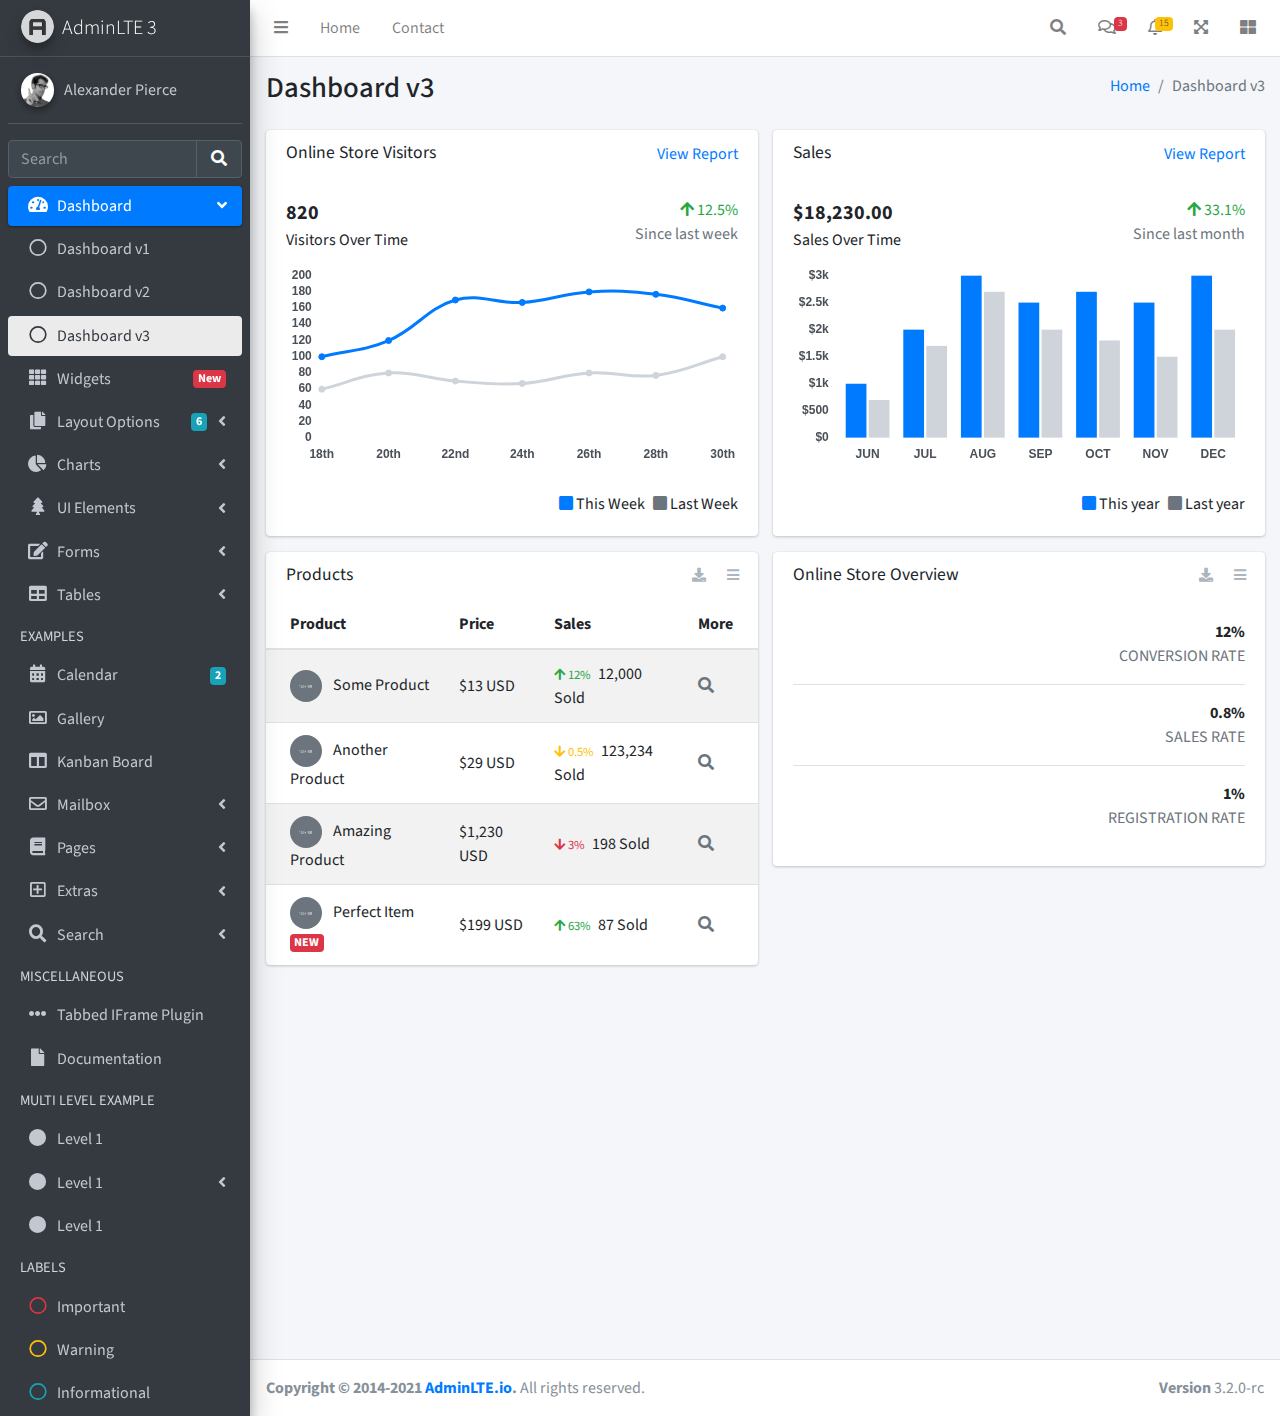
<file: src/AdminLTE/index3.html>
<!DOCTYPE html>
<html lang="en">
<head>
  <meta charset="utf-8">
  <meta name="viewport" content="width=device-width, initial-scale=1">
  <title>AdminLTE 3 | Dashboard 3</title>

  <!-- Google Font: Source Sans Pro -->
  <link rel="stylesheet" href="https://fonts.googleapis.com/css?family=Source+Sans+Pro:300,400,400i,700&display=fallback">
  <!-- Font Awesome Icons -->
  <link rel="stylesheet" href="plugins/fontawesome-free/css/all.min.css">
  <!-- IonIcons -->
  <link rel="stylesheet" href="https://code.ionicframework.com/ionicons/2.0.1/css/ionicons.min.css">
  <!-- Theme style -->
  <link rel="stylesheet" href="dist/css/adminlte.min.css">
</head>
<!--
`body` tag options:

  Apply one or more of the following classes to to the body tag
  to get the desired effect

  * sidebar-collapse
  * sidebar-mini
-->
<body class="hold-transition sidebar-mini">
<div class="wrapper">
  <!-- Navbar -->
  <nav class="main-header navbar navbar-expand navbar-white navbar-light">
    <!-- Left navbar links -->
    <ul class="navbar-nav">
      <li class="nav-item">
        <a class="nav-link" data-widget="pushmenu" href="#" role="button"><i class="fas fa-bars"></i></a>
      </li>
      <li class="nav-item d-none d-sm-inline-block">
        <a href="index3.html" class="nav-link">Home</a>
      </li>
      <li class="nav-item d-none d-sm-inline-block">
        <a href="#" class="nav-link">Contact</a>
      </li>
    </ul>

    <!-- Right navbar links -->
    <ul class="navbar-nav ml-auto">
      <!-- Navbar Search -->
      <li class="nav-item">
        <a class="nav-link" data-widget="navbar-search" href="#" role="button">
          <i class="fas fa-search"></i>
        </a>
        <div class="navbar-search-block">
          <form class="form-inline">
            <div class="input-group input-group-sm">
              <input class="form-control form-control-navbar" type="search" placeholder="Search" aria-label="Search">
              <div class="input-group-append">
                <button class="btn btn-navbar" type="submit">
                  <i class="fas fa-search"></i>
                </button>
                <button class="btn btn-navbar" type="button" data-widget="navbar-search">
                  <i class="fas fa-times"></i>
                </button>
              </div>
            </div>
          </form>
        </div>
      </li>

      <!-- Messages Dropdown Menu -->
      <li class="nav-item dropdown">
        <a class="nav-link" data-toggle="dropdown" href="#">
          <i class="far fa-comments"></i>
          <span class="badge badge-danger navbar-badge">3</span>
        </a>
        <div class="dropdown-menu dropdown-menu-lg dropdown-menu-right">
          <a href="#" class="dropdown-item">
            <!-- Message Start -->
            <div class="media">
              <img src="dist/img/user1-128x128.jpg" alt="User Avatar" class="img-size-50 mr-3 img-circle">
              <div class="media-body">
                <h3 class="dropdown-item-title">
                  Brad Diesel
                  <span class="float-right text-sm text-danger"><i class="fas fa-star"></i></span>
                </h3>
                <p class="text-sm">Call me whenever you can...</p>
                <p class="text-sm text-muted"><i class="far fa-clock mr-1"></i> 4 Hours Ago</p>
              </div>
            </div>
            <!-- Message End -->
          </a>
          <div class="dropdown-divider"></div>
          <a href="#" class="dropdown-item">
            <!-- Message Start -->
            <div class="media">
              <img src="dist/img/user8-128x128.jpg" alt="User Avatar" class="img-size-50 img-circle mr-3">
              <div class="media-body">
                <h3 class="dropdown-item-title">
                  John Pierce
                  <span class="float-right text-sm text-muted"><i class="fas fa-star"></i></span>
                </h3>
                <p class="text-sm">I got your message bro</p>
                <p class="text-sm text-muted"><i class="far fa-clock mr-1"></i> 4 Hours Ago</p>
              </div>
            </div>
            <!-- Message End -->
          </a>
          <div class="dropdown-divider"></div>
          <a href="#" class="dropdown-item">
            <!-- Message Start -->
            <div class="media">
              <img src="dist/img/user3-128x128.jpg" alt="User Avatar" class="img-size-50 img-circle mr-3">
              <div class="media-body">
                <h3 class="dropdown-item-title">
                  Nora Silvester
                  <span class="float-right text-sm text-warning"><i class="fas fa-star"></i></span>
                </h3>
                <p class="text-sm">The subject goes here</p>
                <p class="text-sm text-muted"><i class="far fa-clock mr-1"></i> 4 Hours Ago</p>
              </div>
            </div>
            <!-- Message End -->
          </a>
          <div class="dropdown-divider"></div>
          <a href="#" class="dropdown-item dropdown-footer">See All Messages</a>
        </div>
      </li>
      <!-- Notifications Dropdown Menu -->
      <li class="nav-item dropdown">
        <a class="nav-link" data-toggle="dropdown" href="#">
          <i class="far fa-bell"></i>
          <span class="badge badge-warning navbar-badge">15</span>
        </a>
        <div class="dropdown-menu dropdown-menu-lg dropdown-menu-right">
          <span class="dropdown-item dropdown-header">15 Notifications</span>
          <div class="dropdown-divider"></div>
          <a href="#" class="dropdown-item">
            <i class="fas fa-envelope mr-2"></i> 4 new messages
            <span class="float-right text-muted text-sm">3 mins</span>
          </a>
          <div class="dropdown-divider"></div>
          <a href="#" class="dropdown-item">
            <i class="fas fa-users mr-2"></i> 8 friend requests
            <span class="float-right text-muted text-sm">12 hours</span>
          </a>
          <div class="dropdown-divider"></div>
          <a href="#" class="dropdown-item">
            <i class="fas fa-file mr-2"></i> 3 new reports
            <span class="float-right text-muted text-sm">2 days</span>
          </a>
          <div class="dropdown-divider"></div>
          <a href="#" class="dropdown-item dropdown-footer">See All Notifications</a>
        </div>
      </li>
      <li class="nav-item">
        <a class="nav-link" data-widget="fullscreen" href="#" role="button">
          <i class="fas fa-expand-arrows-alt"></i>
        </a>
      </li>
      <li class="nav-item">
        <a class="nav-link" data-widget="control-sidebar" data-slide="true" href="#" role="button">
          <i class="fas fa-th-large"></i>
        </a>
      </li>
    </ul>
  </nav>
  <!-- /.navbar -->

  <!-- Main Sidebar Container -->
  <aside class="main-sidebar sidebar-dark-primary elevation-4">
    <!-- Brand Logo -->
    <a href="index3.html" class="brand-link">
      <img src="dist/img/AdminLTELogo.png" alt="AdminLTE Logo" class="brand-image img-circle elevation-3" style="opacity: .8">
      <span class="brand-text font-weight-light">AdminLTE 3</span>
    </a>

    <!-- Sidebar -->
    <div class="sidebar">
      <!-- Sidebar user panel (optional) -->
      <div class="user-panel mt-3 pb-3 mb-3 d-flex">
        <div class="image">
          <img src="dist/img/user2-160x160.jpg" class="img-circle elevation-2" alt="User Image">
        </div>
        <div class="info">
          <a href="#" class="d-block">Alexander Pierce</a>
        </div>
      </div>

      <!-- SidebarSearch Form -->
      <div class="form-inline">
        <div class="input-group" data-widget="sidebar-search">
          <input class="form-control form-control-sidebar" type="search" placeholder="Search" aria-label="Search">
          <div class="input-group-append">
            <button class="btn btn-sidebar">
              <i class="fas fa-search fa-fw"></i>
            </button>
          </div>
        </div>
      </div>

      <!-- Sidebar Menu -->
      <nav class="mt-2">
        <ul class="nav nav-pills nav-sidebar flex-column" data-widget="treeview" role="menu" data-accordion="false">
          <!-- Add icons to the links using the .nav-icon class
               with font-awesome or any other icon font library -->
          <li class="nav-item menu-open">
            <a href="#" class="nav-link active">
              <i class="nav-icon fas fa-tachometer-alt"></i>
              <p>
                Dashboard
                <i class="right fas fa-angle-left"></i>
              </p>
            </a>
            <ul class="nav nav-treeview">
              <li class="nav-item">
                <a href="./index.html" class="nav-link">
                  <i class="far fa-circle nav-icon"></i>
                  <p>Dashboard v1</p>
                </a>
              </li>
              <li class="nav-item">
                <a href="./index2.html" class="nav-link">
                  <i class="far fa-circle nav-icon"></i>
                  <p>Dashboard v2</p>
                </a>
              </li>
              <li class="nav-item">
                <a href="./index3.html" class="nav-link active">
                  <i class="far fa-circle nav-icon"></i>
                  <p>Dashboard v3</p>
                </a>
              </li>
            </ul>
          </li>
          <li class="nav-item">
            <a href="pages/widgets.html" class="nav-link">
              <i class="nav-icon fas fa-th"></i>
              <p>
                Widgets
                <span class="right badge badge-danger">New</span>
              </p>
            </a>
          </li>
          <li class="nav-item">
            <a href="#" class="nav-link">
              <i class="nav-icon fas fa-copy"></i>
              <p>
                Layout Options
                <i class="fas fa-angle-left right"></i>
                <span class="badge badge-info right">6</span>
              </p>
            </a>
            <ul class="nav nav-treeview">
              <li class="nav-item">
                <a href="pages/layout/top-nav.html" class="nav-link">
                  <i class="far fa-circle nav-icon"></i>
                  <p>Top Navigation</p>
                </a>
              </li>
              <li class="nav-item">
                <a href="pages/layout/top-nav-sidebar.html" class="nav-link">
                  <i class="far fa-circle nav-icon"></i>
                  <p>Top Navigation + Sidebar</p>
                </a>
              </li>
              <li class="nav-item">
                <a href="pages/layout/boxed.html" class="nav-link">
                  <i class="far fa-circle nav-icon"></i>
                  <p>Boxed</p>
                </a>
              </li>
              <li class="nav-item">
                <a href="pages/layout/fixed-sidebar.html" class="nav-link">
                  <i class="far fa-circle nav-icon"></i>
                  <p>Fixed Sidebar</p>
                </a>
              </li>
              <li class="nav-item">
                <a href="pages/layout/fixed-sidebar-custom.html" class="nav-link">
                  <i class="far fa-circle nav-icon"></i>
                  <p>Fixed Sidebar <small>+ Custom Area</small></p>
                </a>
              </li>
              <li class="nav-item">
                <a href="pages/layout/fixed-topnav.html" class="nav-link">
                  <i class="far fa-circle nav-icon"></i>
                  <p>Fixed Navbar</p>
                </a>
              </li>
              <li class="nav-item">
                <a href="pages/layout/fixed-footer.html" class="nav-link">
                  <i class="far fa-circle nav-icon"></i>
                  <p>Fixed Footer</p>
                </a>
              </li>
              <li class="nav-item">
                <a href="pages/layout/collapsed-sidebar.html" class="nav-link">
                  <i class="far fa-circle nav-icon"></i>
                  <p>Collapsed Sidebar</p>
                </a>
              </li>
            </ul>
          </li>
          <li class="nav-item">
            <a href="#" class="nav-link">
              <i class="nav-icon fas fa-chart-pie"></i>
              <p>
                Charts
                <i class="right fas fa-angle-left"></i>
              </p>
            </a>
            <ul class="nav nav-treeview">
              <li class="nav-item">
                <a href="pages/charts/chartjs.html" class="nav-link">
                  <i class="far fa-circle nav-icon"></i>
                  <p>ChartJS</p>
                </a>
              </li>
              <li class="nav-item">
                <a href="pages/charts/flot.html" class="nav-link">
                  <i class="far fa-circle nav-icon"></i>
                  <p>Flot</p>
                </a>
              </li>
              <li class="nav-item">
                <a href="pages/charts/inline.html" class="nav-link">
                  <i class="far fa-circle nav-icon"></i>
                  <p>Inline</p>
                </a>
              </li>
              <li class="nav-item">
                <a href="pages/charts/uplot.html" class="nav-link">
                  <i class="far fa-circle nav-icon"></i>
                  <p>uPlot</p>
                </a>
              </li>
            </ul>
          </li>
          <li class="nav-item">
            <a href="#" class="nav-link">
              <i class="nav-icon fas fa-tree"></i>
              <p>
                UI Elements
                <i class="fas fa-angle-left right"></i>
              </p>
            </a>
            <ul class="nav nav-treeview">
              <li class="nav-item">
                <a href="pages/UI/general.html" class="nav-link">
                  <i class="far fa-circle nav-icon"></i>
                  <p>General</p>
                </a>
              </li>
              <li class="nav-item">
                <a href="pages/UI/icons.html" class="nav-link">
                  <i class="far fa-circle nav-icon"></i>
                  <p>Icons</p>
                </a>
              </li>
              <li class="nav-item">
                <a href="pages/UI/buttons.html" class="nav-link">
                  <i class="far fa-circle nav-icon"></i>
                  <p>Buttons</p>
                </a>
              </li>
              <li class="nav-item">
                <a href="pages/UI/sliders.html" class="nav-link">
                  <i class="far fa-circle nav-icon"></i>
                  <p>Sliders</p>
                </a>
              </li>
              <li class="nav-item">
                <a href="pages/UI/modals.html" class="nav-link">
                  <i class="far fa-circle nav-icon"></i>
                  <p>Modals & Alerts</p>
                </a>
              </li>
              <li class="nav-item">
                <a href="pages/UI/navbar.html" class="nav-link">
                  <i class="far fa-circle nav-icon"></i>
                  <p>Navbar & Tabs</p>
                </a>
              </li>
              <li class="nav-item">
                <a href="pages/UI/timeline.html" class="nav-link">
                  <i class="far fa-circle nav-icon"></i>
                  <p>Timeline</p>
                </a>
              </li>
              <li class="nav-item">
                <a href="pages/UI/ribbons.html" class="nav-link">
                  <i class="far fa-circle nav-icon"></i>
                  <p>Ribbons</p>
                </a>
              </li>
            </ul>
          </li>
          <li class="nav-item">
            <a href="#" class="nav-link">
              <i class="nav-icon fas fa-edit"></i>
              <p>
                Forms
                <i class="fas fa-angle-left right"></i>
              </p>
            </a>
            <ul class="nav nav-treeview">
              <li class="nav-item">
                <a href="pages/forms/general.html" class="nav-link">
                  <i class="far fa-circle nav-icon"></i>
                  <p>General Elements</p>
                </a>
              </li>
              <li class="nav-item">
                <a href="pages/forms/advanced.html" class="nav-link">
                  <i class="far fa-circle nav-icon"></i>
                  <p>Advanced Elements</p>
                </a>
              </li>
              <li class="nav-item">
                <a href="pages/forms/editors.html" class="nav-link">
                  <i class="far fa-circle nav-icon"></i>
                  <p>Editors</p>
                </a>
              </li>
              <li class="nav-item">
                <a href="pages/forms/validation.html" class="nav-link">
                  <i class="far fa-circle nav-icon"></i>
                  <p>Validation</p>
                </a>
              </li>
            </ul>
          </li>
          <li class="nav-item">
            <a href="#" class="nav-link">
              <i class="nav-icon fas fa-table"></i>
              <p>
                Tables
                <i class="fas fa-angle-left right"></i>
              </p>
            </a>
            <ul class="nav nav-treeview">
              <li class="nav-item">
                <a href="pages/tables/simple.html" class="nav-link">
                  <i class="far fa-circle nav-icon"></i>
                  <p>Simple Tables</p>
                </a>
              </li>
              <li class="nav-item">
                <a href="pages/tables/data.html" class="nav-link">
                  <i class="far fa-circle nav-icon"></i>
                  <p>DataTables</p>
                </a>
              </li>
              <li class="nav-item">
                <a href="pages/tables/jsgrid.html" class="nav-link">
                  <i class="far fa-circle nav-icon"></i>
                  <p>jsGrid</p>
                </a>
              </li>
            </ul>
          </li>
          <li class="nav-header">EXAMPLES</li>
          <li class="nav-item">
            <a href="pages/calendar.html" class="nav-link">
              <i class="nav-icon fas fa-calendar-alt"></i>
              <p>
                Calendar
                <span class="badge badge-info right">2</span>
              </p>
            </a>
          </li>
          <li class="nav-item">
            <a href="pages/gallery.html" class="nav-link">
              <i class="nav-icon far fa-image"></i>
              <p>
                Gallery
              </p>
            </a>
          </li>
          <li class="nav-item">
            <a href="pages/kanban.html" class="nav-link">
              <i class="nav-icon fas fa-columns"></i>
              <p>
                Kanban Board
              </p>
            </a>
          </li>
          <li class="nav-item">
            <a href="#" class="nav-link">
              <i class="nav-icon far fa-envelope"></i>
              <p>
                Mailbox
                <i class="fas fa-angle-left right"></i>
              </p>
            </a>
            <ul class="nav nav-treeview">
              <li class="nav-item">
                <a href="pages/mailbox/mailbox.html" class="nav-link">
                  <i class="far fa-circle nav-icon"></i>
                  <p>Inbox</p>
                </a>
              </li>
              <li class="nav-item">
                <a href="pages/mailbox/compose.html" class="nav-link">
                  <i class="far fa-circle nav-icon"></i>
                  <p>Compose</p>
                </a>
              </li>
              <li class="nav-item">
                <a href="pages/mailbox/read-mail.html" class="nav-link">
                  <i class="far fa-circle nav-icon"></i>
                  <p>Read</p>
                </a>
              </li>
            </ul>
          </li>
          <li class="nav-item">
            <a href="#" class="nav-link">
              <i class="nav-icon fas fa-book"></i>
              <p>
                Pages
                <i class="fas fa-angle-left right"></i>
              </p>
            </a>
            <ul class="nav nav-treeview">
              <li class="nav-item">
                <a href="pages/examples/invoice.html" class="nav-link">
                  <i class="far fa-circle nav-icon"></i>
                  <p>Invoice</p>
                </a>
              </li>
              <li class="nav-item">
                <a href="pages/examples/profile.html" class="nav-link">
                  <i class="far fa-circle nav-icon"></i>
                  <p>Profile</p>
                </a>
              </li>
              <li class="nav-item">
                <a href="pages/examples/e-commerce.html" class="nav-link">
                  <i class="far fa-circle nav-icon"></i>
                  <p>E-commerce</p>
                </a>
              </li>
              <li class="nav-item">
                <a href="pages/examples/projects.html" class="nav-link">
                  <i class="far fa-circle nav-icon"></i>
                  <p>Projects</p>
                </a>
              </li>
              <li class="nav-item">
                <a href="pages/examples/project-add.html" class="nav-link">
                  <i class="far fa-circle nav-icon"></i>
                  <p>Project Add</p>
                </a>
              </li>
              <li class="nav-item">
                <a href="pages/examples/project-edit.html" class="nav-link">
                  <i class="far fa-circle nav-icon"></i>
                  <p>Project Edit</p>
                </a>
              </li>
              <li class="nav-item">
                <a href="pages/examples/project-detail.html" class="nav-link">
                  <i class="far fa-circle nav-icon"></i>
                  <p>Project Detail</p>
                </a>
              </li>
              <li class="nav-item">
                <a href="pages/examples/contacts.html" class="nav-link">
                  <i class="far fa-circle nav-icon"></i>
                  <p>Contacts</p>
                </a>
              </li>
              <li class="nav-item">
                <a href="pages/examples/faq.html" class="nav-link">
                  <i class="far fa-circle nav-icon"></i>
                  <p>FAQ</p>
                </a>
              </li>
              <li class="nav-item">
                <a href="pages/examples/contact-us.html" class="nav-link">
                  <i class="far fa-circle nav-icon"></i>
                  <p>Contact us</p>
                </a>
              </li>
            </ul>
          </li>
          <li class="nav-item">
            <a href="#" class="nav-link">
              <i class="nav-icon far fa-plus-square"></i>
              <p>
                Extras
                <i class="fas fa-angle-left right"></i>
              </p>
            </a>
            <ul class="nav nav-treeview">
              <li class="nav-item">
                <a href="#" class="nav-link">
                  <i class="far fa-circle nav-icon"></i>
                  <p>
                    Login & Register v1
                    <i class="fas fa-angle-left right"></i>
                  </p>
                </a>
                <ul class="nav nav-treeview">
                  <li class="nav-item">
                    <a href="pages/examples/login.html" class="nav-link">
                      <i class="far fa-circle nav-icon"></i>
                      <p>Login v1</p>
                    </a>
                  </li>
                  <li class="nav-item">
                    <a href="pages/examples/register.html" class="nav-link">
                      <i class="far fa-circle nav-icon"></i>
                      <p>Register v1</p>
                    </a>
                  </li>
                  <li class="nav-item">
                    <a href="pages/examples/forgot-password.html" class="nav-link">
                      <i class="far fa-circle nav-icon"></i>
                      <p>Forgot Password v1</p>
                    </a>
                  </li>
                  <li class="nav-item">
                    <a href="pages/examples/recover-password.html" class="nav-link">
                      <i class="far fa-circle nav-icon"></i>
                      <p>Recover Password v1</p>
                    </a>
                  </li>
                </ul>
              </li>
              <li class="nav-item">
                <a href="#" class="nav-link">
                  <i class="far fa-circle nav-icon"></i>
                  <p>
                    Login & Register v2
                    <i class="fas fa-angle-left right"></i>
                  </p>
                </a>
                <ul class="nav nav-treeview">
                  <li class="nav-item">
                    <a href="pages/examples/login-v2.html" class="nav-link">
                      <i class="far fa-circle nav-icon"></i>
                      <p>Login v2</p>
                    </a>
                  </li>
                  <li class="nav-item">
                    <a href="pages/examples/register-v2.html" class="nav-link">
                      <i class="far fa-circle nav-icon"></i>
                      <p>Register v2</p>
                    </a>
                  </li>
                  <li class="nav-item">
                    <a href="pages/examples/forgot-password-v2.html" class="nav-link">
                      <i class="far fa-circle nav-icon"></i>
                      <p>Forgot Password v2</p>
                    </a>
                  </li>
                  <li class="nav-item">
                    <a href="pages/examples/recover-password-v2.html" class="nav-link">
                      <i class="far fa-circle nav-icon"></i>
                      <p>Recover Password v2</p>
                    </a>
                  </li>
                </ul>
              </li>
              <li class="nav-item">
                <a href="pages/examples/lockscreen.html" class="nav-link">
                  <i class="far fa-circle nav-icon"></i>
                  <p>Lockscreen</p>
                </a>
              </li>
              <li class="nav-item">
                <a href="pages/examples/legacy-user-menu.html" class="nav-link">
                  <i class="far fa-circle nav-icon"></i>
                  <p>Legacy User Menu</p>
                </a>
              </li>
              <li class="nav-item">
                <a href="pages/examples/language-menu.html" class="nav-link">
                  <i class="far fa-circle nav-icon"></i>
                  <p>Language Menu</p>
                </a>
              </li>
              <li class="nav-item">
                <a href="pages/examples/404.html" class="nav-link">
                  <i class="far fa-circle nav-icon"></i>
                  <p>Error 404</p>
                </a>
              </li>
              <li class="nav-item">
                <a href="pages/examples/500.html" class="nav-link">
                  <i class="far fa-circle nav-icon"></i>
                  <p>Error 500</p>
                </a>
              </li>
              <li class="nav-item">
                <a href="pages/examples/pace.html" class="nav-link">
                  <i class="far fa-circle nav-icon"></i>
                  <p>Pace</p>
                </a>
              </li>
              <li class="nav-item">
                <a href="pages/examples/blank.html" class="nav-link">
                  <i class="far fa-circle nav-icon"></i>
                  <p>Blank Page</p>
                </a>
              </li>
              <li class="nav-item">
                <a href="starter.html" class="nav-link">
                  <i class="far fa-circle nav-icon"></i>
                  <p>Starter Page</p>
                </a>
              </li>
            </ul>
          </li>
          <li class="nav-item">
            <a href="#" class="nav-link">
              <i class="nav-icon fas fa-search"></i>
              <p>
                Search
                <i class="fas fa-angle-left right"></i>
              </p>
            </a>
            <ul class="nav nav-treeview">
              <li class="nav-item">
                <a href="pages/search/simple.html" class="nav-link">
                  <i class="far fa-circle nav-icon"></i>
                  <p>Simple Search</p>
                </a>
              </li>
              <li class="nav-item">
                <a href="pages/search/enhanced.html" class="nav-link">
                  <i class="far fa-circle nav-icon"></i>
                  <p>Enhanced</p>
                </a>
              </li>
            </ul>
          </li>
          <li class="nav-header">MISCELLANEOUS</li>
          <li class="nav-item">
            <a href="iframe.html" class="nav-link">
              <i class="nav-icon fas fa-ellipsis-h"></i>
              <p>Tabbed IFrame Plugin</p>
            </a>
          </li>
          <li class="nav-item">
            <a href="https://adminlte.io/docs/3.1/" class="nav-link">
              <i class="nav-icon fas fa-file"></i>
              <p>Documentation</p>
            </a>
          </li>
          <li class="nav-header">MULTI LEVEL EXAMPLE</li>
          <li class="nav-item">
            <a href="#" class="nav-link">
              <i class="fas fa-circle nav-icon"></i>
              <p>Level 1</p>
            </a>
          </li>
          <li class="nav-item">
            <a href="#" class="nav-link">
              <i class="nav-icon fas fa-circle"></i>
              <p>
                Level 1
                <i class="right fas fa-angle-left"></i>
              </p>
            </a>
            <ul class="nav nav-treeview">
              <li class="nav-item">
                <a href="#" class="nav-link">
                  <i class="far fa-circle nav-icon"></i>
                  <p>Level 2</p>
                </a>
              </li>
              <li class="nav-item">
                <a href="#" class="nav-link">
                  <i class="far fa-circle nav-icon"></i>
                  <p>
                    Level 2
                    <i class="right fas fa-angle-left"></i>
                  </p>
                </a>
                <ul class="nav nav-treeview">
                  <li class="nav-item">
                    <a href="#" class="nav-link">
                      <i class="far fa-dot-circle nav-icon"></i>
                      <p>Level 3</p>
                    </a>
                  </li>
                  <li class="nav-item">
                    <a href="#" class="nav-link">
                      <i class="far fa-dot-circle nav-icon"></i>
                      <p>Level 3</p>
                    </a>
                  </li>
                  <li class="nav-item">
                    <a href="#" class="nav-link">
                      <i class="far fa-dot-circle nav-icon"></i>
                      <p>Level 3</p>
                    </a>
                  </li>
                </ul>
              </li>
              <li class="nav-item">
                <a href="#" class="nav-link">
                  <i class="far fa-circle nav-icon"></i>
                  <p>Level 2</p>
                </a>
              </li>
            </ul>
          </li>
          <li class="nav-item">
            <a href="#" class="nav-link">
              <i class="fas fa-circle nav-icon"></i>
              <p>Level 1</p>
            </a>
          </li>
          <li class="nav-header">LABELS</li>
          <li class="nav-item">
            <a href="#" class="nav-link">
              <i class="nav-icon far fa-circle text-danger"></i>
              <p class="text">Important</p>
            </a>
          </li>
          <li class="nav-item">
            <a href="#" class="nav-link">
              <i class="nav-icon far fa-circle text-warning"></i>
              <p>Warning</p>
            </a>
          </li>
          <li class="nav-item">
            <a href="#" class="nav-link">
              <i class="nav-icon far fa-circle text-info"></i>
              <p>Informational</p>
            </a>
          </li>
        </ul>
      </nav>
      <!-- /.sidebar-menu -->
    </div>
    <!-- /.sidebar -->
  </aside>

  <!-- Content Wrapper. Contains page content -->
  <div class="content-wrapper">
    <!-- Content Header (Page header) -->
    <div class="content-header">
      <div class="container-fluid">
        <div class="row mb-2">
          <div class="col-sm-6">
            <h1 class="m-0">Dashboard v3</h1>
          </div><!-- /.col -->
          <div class="col-sm-6">
            <ol class="breadcrumb float-sm-right">
              <li class="breadcrumb-item"><a href="#">Home</a></li>
              <li class="breadcrumb-item active">Dashboard v3</li>
            </ol>
          </div><!-- /.col -->
        </div><!-- /.row -->
      </div><!-- /.container-fluid -->
    </div>
    <!-- /.content-header -->

    <!-- Main content -->
    <div class="content">
      <div class="container-fluid">
        <div class="row">
          <div class="col-lg-6">
            <div class="card">
              <div class="card-header border-0">
                <div class="d-flex justify-content-between">
                  <h3 class="card-title">Online Store Visitors</h3>
                  <a href="javascript:void(0);">View Report</a>
                </div>
              </div>
              <div class="card-body">
                <div class="d-flex">
                  <p class="d-flex flex-column">
                    <span class="text-bold text-lg">820</span>
                    <span>Visitors Over Time</span>
                  </p>
                  <p class="ml-auto d-flex flex-column text-right">
                    <span class="text-success">
                      <i class="fas fa-arrow-up"></i> 12.5%
                    </span>
                    <span class="text-muted">Since last week</span>
                  </p>
                </div>
                <!-- /.d-flex -->

                <div class="position-relative mb-4">
                  <canvas id="visitors-chart" height="200"></canvas>
                </div>

                <div class="d-flex flex-row justify-content-end">
                  <span class="mr-2">
                    <i class="fas fa-square text-primary"></i> This Week
                  </span>

                  <span>
                    <i class="fas fa-square text-gray"></i> Last Week
                  </span>
                </div>
              </div>
            </div>
            <!-- /.card -->

            <div class="card">
              <div class="card-header border-0">
                <h3 class="card-title">Products</h3>
                <div class="card-tools">
                  <a href="#" class="btn btn-tool btn-sm">
                    <i class="fas fa-download"></i>
                  </a>
                  <a href="#" class="btn btn-tool btn-sm">
                    <i class="fas fa-bars"></i>
                  </a>
                </div>
              </div>
              <div class="card-body table-responsive p-0">
                <table class="table table-striped table-valign-middle">
                  <thead>
                  <tr>
                    <th>Product</th>
                    <th>Price</th>
                    <th>Sales</th>
                    <th>More</th>
                  </tr>
                  </thead>
                  <tbody>
                  <tr>
                    <td>
                      <img src="dist/img/default-150x150.png" alt="Product 1" class="img-circle img-size-32 mr-2">
                      Some Product
                    </td>
                    <td>$13 USD</td>
                    <td>
                      <small class="text-success mr-1">
                        <i class="fas fa-arrow-up"></i>
                        12%
                      </small>
                      12,000 Sold
                    </td>
                    <td>
                      <a href="#" class="text-muted">
                        <i class="fas fa-search"></i>
                      </a>
                    </td>
                  </tr>
                  <tr>
                    <td>
                      <img src="dist/img/default-150x150.png" alt="Product 1" class="img-circle img-size-32 mr-2">
                      Another Product
                    </td>
                    <td>$29 USD</td>
                    <td>
                      <small class="text-warning mr-1">
                        <i class="fas fa-arrow-down"></i>
                        0.5%
                      </small>
                      123,234 Sold
                    </td>
                    <td>
                      <a href="#" class="text-muted">
                        <i class="fas fa-search"></i>
                      </a>
                    </td>
                  </tr>
                  <tr>
                    <td>
                      <img src="dist/img/default-150x150.png" alt="Product 1" class="img-circle img-size-32 mr-2">
                      Amazing Product
                    </td>
                    <td>$1,230 USD</td>
                    <td>
                      <small class="text-danger mr-1">
                        <i class="fas fa-arrow-down"></i>
                        3%
                      </small>
                      198 Sold
                    </td>
                    <td>
                      <a href="#" class="text-muted">
                        <i class="fas fa-search"></i>
                      </a>
                    </td>
                  </tr>
                  <tr>
                    <td>
                      <img src="dist/img/default-150x150.png" alt="Product 1" class="img-circle img-size-32 mr-2">
                      Perfect Item
                      <span class="badge bg-danger">NEW</span>
                    </td>
                    <td>$199 USD</td>
                    <td>
                      <small class="text-success mr-1">
                        <i class="fas fa-arrow-up"></i>
                        63%
                      </small>
                      87 Sold
                    </td>
                    <td>
                      <a href="#" class="text-muted">
                        <i class="fas fa-search"></i>
                      </a>
                    </td>
                  </tr>
                  </tbody>
                </table>
              </div>
            </div>
            <!-- /.card -->
          </div>
          <!-- /.col-md-6 -->
          <div class="col-lg-6">
            <div class="card">
              <div class="card-header border-0">
                <div class="d-flex justify-content-between">
                  <h3 class="card-title">Sales</h3>
                  <a href="javascript:void(0);">View Report</a>
                </div>
              </div>
              <div class="card-body">
                <div class="d-flex">
                  <p class="d-flex flex-column">
                    <span class="text-bold text-lg">$18,230.00</span>
                    <span>Sales Over Time</span>
                  </p>
                  <p class="ml-auto d-flex flex-column text-right">
                    <span class="text-success">
                      <i class="fas fa-arrow-up"></i> 33.1%
                    </span>
                    <span class="text-muted">Since last month</span>
                  </p>
                </div>
                <!-- /.d-flex -->

                <div class="position-relative mb-4">
                  <canvas id="sales-chart" height="200"></canvas>
                </div>

                <div class="d-flex flex-row justify-content-end">
                  <span class="mr-2">
                    <i class="fas fa-square text-primary"></i> This year
                  </span>

                  <span>
                    <i class="fas fa-square text-gray"></i> Last year
                  </span>
                </div>
              </div>
            </div>
            <!-- /.card -->

            <div class="card">
              <div class="card-header border-0">
                <h3 class="card-title">Online Store Overview</h3>
                <div class="card-tools">
                  <a href="#" class="btn btn-sm btn-tool">
                    <i class="fas fa-download"></i>
                  </a>
                  <a href="#" class="btn btn-sm btn-tool">
                    <i class="fas fa-bars"></i>
                  </a>
                </div>
              </div>
              <div class="card-body">
                <div class="d-flex justify-content-between align-items-center border-bottom mb-3">
                  <p class="text-success text-xl">
                    <i class="ion ion-ios-refresh-empty"></i>
                  </p>
                  <p class="d-flex flex-column text-right">
                    <span class="font-weight-bold">
                      <i class="ion ion-android-arrow-up text-success"></i> 12%
                    </span>
                    <span class="text-muted">CONVERSION RATE</span>
                  </p>
                </div>
                <!-- /.d-flex -->
                <div class="d-flex justify-content-between align-items-center border-bottom mb-3">
                  <p class="text-warning text-xl">
                    <i class="ion ion-ios-cart-outline"></i>
                  </p>
                  <p class="d-flex flex-column text-right">
                    <span class="font-weight-bold">
                      <i class="ion ion-android-arrow-up text-warning"></i> 0.8%
                    </span>
                    <span class="text-muted">SALES RATE</span>
                  </p>
                </div>
                <!-- /.d-flex -->
                <div class="d-flex justify-content-between align-items-center mb-0">
                  <p class="text-danger text-xl">
                    <i class="ion ion-ios-people-outline"></i>
                  </p>
                  <p class="d-flex flex-column text-right">
                    <span class="font-weight-bold">
                      <i class="ion ion-android-arrow-down text-danger"></i> 1%
                    </span>
                    <span class="text-muted">REGISTRATION RATE</span>
                  </p>
                </div>
                <!-- /.d-flex -->
              </div>
            </div>
          </div>
          <!-- /.col-md-6 -->
        </div>
        <!-- /.row -->
      </div>
      <!-- /.container-fluid -->
    </div>
    <!-- /.content -->
  </div>
  <!-- /.content-wrapper -->

  <!-- Control Sidebar -->
  <aside class="control-sidebar control-sidebar-dark">
    <!-- Control sidebar content goes here -->
  </aside>
  <!-- /.control-sidebar -->

  <!-- Main Footer -->
  <footer class="main-footer">
    <strong>Copyright &copy; 2014-2021 <a href="https://adminlte.io">AdminLTE.io</a>.</strong>
    All rights reserved.
    <div class="float-right d-none d-sm-inline-block">
      <b>Version</b> 3.2.0-rc
    </div>
  </footer>
</div>
<!-- ./wrapper -->

<!-- REQUIRED SCRIPTS -->

<!-- jQuery -->
<script src="plugins/jquery/jquery.min.js"></script>
<!-- Bootstrap -->
<script src="plugins/bootstrap/js/bootstrap.bundle.min.js"></script>
<!-- AdminLTE -->
<script src="dist/js/adminlte.js"></script>

<!-- OPTIONAL SCRIPTS -->
<script src="plugins/chart.js/Chart.min.js"></script>
<!-- AdminLTE for demo purposes -->
<script src="dist/js/demo.js"></script>
<!-- AdminLTE dashboard demo (This is only for demo purposes) -->
<script src="dist/js/pages/dashboard3.js"></script>
</body>
</html>
</file>
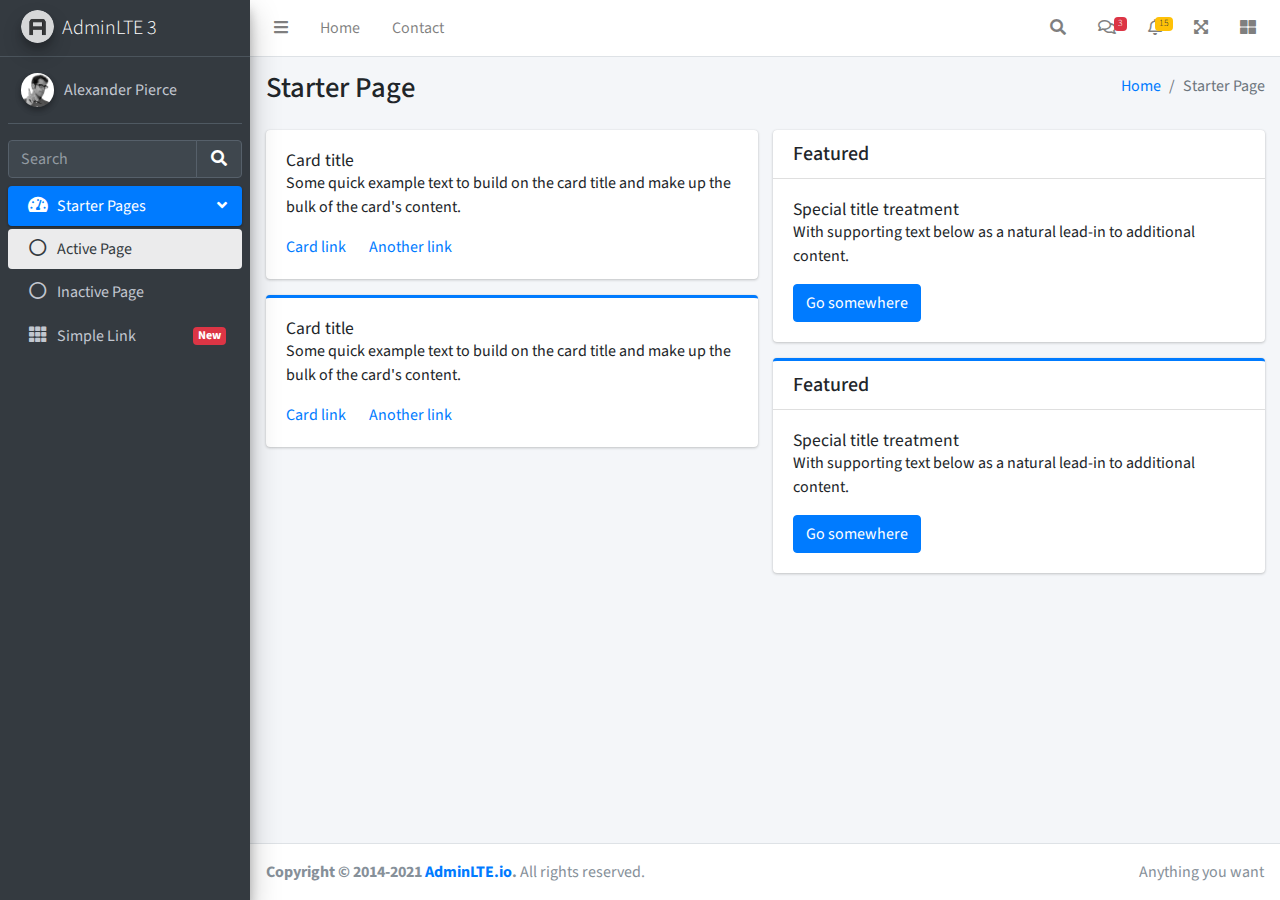
<file: src/AdminLTE/starter.html>
<!DOCTYPE html>
<!--
This is a starter template page. Use this page to start your new project from
scratch. This page gets rid of all links and provides the needed markup only.
-->
<html lang="en">
<head>
  <meta charset="utf-8">
  <meta name="viewport" content="width=device-width, initial-scale=1">
  <title>AdminLTE 3 | Starter</title>

  <!-- Google Font: Source Sans Pro -->
  <link rel="stylesheet" href="https://fonts.googleapis.com/css?family=Source+Sans+Pro:300,400,400i,700&display=fallback">
  <!-- Font Awesome Icons -->
  <link rel="stylesheet" href="plugins/fontawesome-free/css/all.min.css">
  <!-- Theme style -->
  <link rel="stylesheet" href="dist/css/adminlte.min.css">
</head>
<body class="hold-transition sidebar-mini">
<div class="wrapper">

  <!-- Navbar -->
  <nav class="main-header navbar navbar-expand navbar-white navbar-light">
    <!-- Left navbar links -->
    <ul class="navbar-nav">
      <li class="nav-item">
        <a class="nav-link" data-widget="pushmenu" href="#" role="button"><i class="fas fa-bars"></i></a>
      </li>
      <li class="nav-item d-none d-sm-inline-block">
        <a href="index3.html" class="nav-link">Home</a>
      </li>
      <li class="nav-item d-none d-sm-inline-block">
        <a href="#" class="nav-link">Contact</a>
      </li>
    </ul>

    <!-- Right navbar links -->
    <ul class="navbar-nav ml-auto">
      <!-- Navbar Search -->
      <li class="nav-item">
        <a class="nav-link" data-widget="navbar-search" href="#" role="button">
          <i class="fas fa-search"></i>
        </a>
        <div class="navbar-search-block">
          <form class="form-inline">
            <div class="input-group input-group-sm">
              <input class="form-control form-control-navbar" type="search" placeholder="Search" aria-label="Search">
              <div class="input-group-append">
                <button class="btn btn-navbar" type="submit">
                  <i class="fas fa-search"></i>
                </button>
                <button class="btn btn-navbar" type="button" data-widget="navbar-search">
                  <i class="fas fa-times"></i>
                </button>
              </div>
            </div>
          </form>
        </div>
      </li>

      <!-- Messages Dropdown Menu -->
      <li class="nav-item dropdown">
        <a class="nav-link" data-toggle="dropdown" href="#">
          <i class="far fa-comments"></i>
          <span class="badge badge-danger navbar-badge">3</span>
        </a>
        <div class="dropdown-menu dropdown-menu-lg dropdown-menu-right">
          <a href="#" class="dropdown-item">
            <!-- Message Start -->
            <div class="media">
              <img src="dist/img/user1-128x128.jpg" alt="User Avatar" class="img-size-50 mr-3 img-circle">
              <div class="media-body">
                <h3 class="dropdown-item-title">
                  Brad Diesel
                  <span class="float-right text-sm text-danger"><i class="fas fa-star"></i></span>
                </h3>
                <p class="text-sm">Call me whenever you can...</p>
                <p class="text-sm text-muted"><i class="far fa-clock mr-1"></i> 4 Hours Ago</p>
              </div>
            </div>
            <!-- Message End -->
          </a>
          <div class="dropdown-divider"></div>
          <a href="#" class="dropdown-item">
            <!-- Message Start -->
            <div class="media">
              <img src="dist/img/user8-128x128.jpg" alt="User Avatar" class="img-size-50 img-circle mr-3">
              <div class="media-body">
                <h3 class="dropdown-item-title">
                  John Pierce
                  <span class="float-right text-sm text-muted"><i class="fas fa-star"></i></span>
                </h3>
                <p class="text-sm">I got your message bro</p>
                <p class="text-sm text-muted"><i class="far fa-clock mr-1"></i> 4 Hours Ago</p>
              </div>
            </div>
            <!-- Message End -->
          </a>
          <div class="dropdown-divider"></div>
          <a href="#" class="dropdown-item">
            <!-- Message Start -->
            <div class="media">
              <img src="dist/img/user3-128x128.jpg" alt="User Avatar" class="img-size-50 img-circle mr-3">
              <div class="media-body">
                <h3 class="dropdown-item-title">
                  Nora Silvester
                  <span class="float-right text-sm text-warning"><i class="fas fa-star"></i></span>
                </h3>
                <p class="text-sm">The subject goes here</p>
                <p class="text-sm text-muted"><i class="far fa-clock mr-1"></i> 4 Hours Ago</p>
              </div>
            </div>
            <!-- Message End -->
          </a>
          <div class="dropdown-divider"></div>
          <a href="#" class="dropdown-item dropdown-footer">See All Messages</a>
        </div>
      </li>
      <!-- Notifications Dropdown Menu -->
      <li class="nav-item dropdown">
        <a class="nav-link" data-toggle="dropdown" href="#">
          <i class="far fa-bell"></i>
          <span class="badge badge-warning navbar-badge">15</span>
        </a>
        <div class="dropdown-menu dropdown-menu-lg dropdown-menu-right">
          <span class="dropdown-header">15 Notifications</span>
          <div class="dropdown-divider"></div>
          <a href="#" class="dropdown-item">
            <i class="fas fa-envelope mr-2"></i> 4 new messages
            <span class="float-right text-muted text-sm">3 mins</span>
          </a>
          <div class="dropdown-divider"></div>
          <a href="#" class="dropdown-item">
            <i class="fas fa-users mr-2"></i> 8 friend requests
            <span class="float-right text-muted text-sm">12 hours</span>
          </a>
          <div class="dropdown-divider"></div>
          <a href="#" class="dropdown-item">
            <i class="fas fa-file mr-2"></i> 3 new reports
            <span class="float-right text-muted text-sm">2 days</span>
          </a>
          <div class="dropdown-divider"></div>
          <a href="#" class="dropdown-item dropdown-footer">See All Notifications</a>
        </div>
      </li>
      <li class="nav-item">
        <a class="nav-link" data-widget="fullscreen" href="#" role="button">
          <i class="fas fa-expand-arrows-alt"></i>
        </a>
      </li>
      <li class="nav-item">
        <a class="nav-link" data-widget="control-sidebar" data-slide="true" href="#" role="button">
          <i class="fas fa-th-large"></i>
        </a>
      </li>
    </ul>
  </nav>
  <!-- /.navbar -->

  <!-- Main Sidebar Container -->
  <aside class="main-sidebar sidebar-dark-primary elevation-4">
    <!-- Brand Logo -->
    <a href="index3.html" class="brand-link">
      <img src="dist/img/AdminLTELogo.png" alt="AdminLTE Logo" class="brand-image img-circle elevation-3" style="opacity: .8">
      <span class="brand-text font-weight-light">AdminLTE 3</span>
    </a>

    <!-- Sidebar -->
    <div class="sidebar">
      <!-- Sidebar user panel (optional) -->
      <div class="user-panel mt-3 pb-3 mb-3 d-flex">
        <div class="image">
          <img src="dist/img/user2-160x160.jpg" class="img-circle elevation-2" alt="User Image">
        </div>
        <div class="info">
          <a href="#" class="d-block">Alexander Pierce</a>
        </div>
      </div>

      <!-- SidebarSearch Form -->
      <div class="form-inline">
        <div class="input-group" data-widget="sidebar-search">
          <input class="form-control form-control-sidebar" type="search" placeholder="Search" aria-label="Search">
          <div class="input-group-append">
            <button class="btn btn-sidebar">
              <i class="fas fa-search fa-fw"></i>
            </button>
          </div>
        </div>
      </div>

      <!-- Sidebar Menu -->
      <nav class="mt-2">
        <ul class="nav nav-pills nav-sidebar flex-column" data-widget="treeview" role="menu" data-accordion="false">
          <!-- Add icons to the links using the .nav-icon class
               with font-awesome or any other icon font library -->
          <li class="nav-item menu-open">
            <a href="#" class="nav-link active">
              <i class="nav-icon fas fa-tachometer-alt"></i>
              <p>
                Starter Pages
                <i class="right fas fa-angle-left"></i>
              </p>
            </a>
            <ul class="nav nav-treeview">
              <li class="nav-item">
                <a href="#" class="nav-link active">
                  <i class="far fa-circle nav-icon"></i>
                  <p>Active Page</p>
                </a>
              </li>
              <li class="nav-item">
                <a href="#" class="nav-link">
                  <i class="far fa-circle nav-icon"></i>
                  <p>Inactive Page</p>
                </a>
              </li>
            </ul>
          </li>
          <li class="nav-item">
            <a href="#" class="nav-link">
              <i class="nav-icon fas fa-th"></i>
              <p>
                Simple Link
                <span class="right badge badge-danger">New</span>
              </p>
            </a>
          </li>
        </ul>
      </nav>
      <!-- /.sidebar-menu -->
    </div>
    <!-- /.sidebar -->
  </aside>

  <!-- Content Wrapper. Contains page content -->
  <div class="content-wrapper">
    <!-- Content Header (Page header) -->
    <div class="content-header">
      <div class="container-fluid">
        <div class="row mb-2">
          <div class="col-sm-6">
            <h1 class="m-0">Starter Page</h1>
          </div><!-- /.col -->
          <div class="col-sm-6">
            <ol class="breadcrumb float-sm-right">
              <li class="breadcrumb-item"><a href="#">Home</a></li>
              <li class="breadcrumb-item active">Starter Page</li>
            </ol>
          </div><!-- /.col -->
        </div><!-- /.row -->
      </div><!-- /.container-fluid -->
    </div>
    <!-- /.content-header -->

    <!-- Main content -->
    <div class="content">
      <div class="container-fluid">
        <div class="row">
          <div class="col-lg-6">
            <div class="card">
              <div class="card-body">
                <h5 class="card-title">Card title</h5>

                <p class="card-text">
                  Some quick example text to build on the card title and make up the bulk of the card's
                  content.
                </p>

                <a href="#" class="card-link">Card link</a>
                <a href="#" class="card-link">Another link</a>
              </div>
            </div>

            <div class="card card-primary card-outline">
              <div class="card-body">
                <h5 class="card-title">Card title</h5>

                <p class="card-text">
                  Some quick example text to build on the card title and make up the bulk of the card's
                  content.
                </p>
                <a href="#" class="card-link">Card link</a>
                <a href="#" class="card-link">Another link</a>
              </div>
            </div><!-- /.card -->
          </div>
          <!-- /.col-md-6 -->
          <div class="col-lg-6">
            <div class="card">
              <div class="card-header">
                <h5 class="m-0">Featured</h5>
              </div>
              <div class="card-body">
                <h6 class="card-title">Special title treatment</h6>

                <p class="card-text">With supporting text below as a natural lead-in to additional content.</p>
                <a href="#" class="btn btn-primary">Go somewhere</a>
              </div>
            </div>

            <div class="card card-primary card-outline">
              <div class="card-header">
                <h5 class="m-0">Featured</h5>
              </div>
              <div class="card-body">
                <h6 class="card-title">Special title treatment</h6>

                <p class="card-text">With supporting text below as a natural lead-in to additional content.</p>
                <a href="#" class="btn btn-primary">Go somewhere</a>
              </div>
            </div>
          </div>
          <!-- /.col-md-6 -->
        </div>
        <!-- /.row -->
      </div><!-- /.container-fluid -->
    </div>
    <!-- /.content -->
  </div>
  <!-- /.content-wrapper -->

  <!-- Control Sidebar -->
  <aside class="control-sidebar control-sidebar-dark">
    <!-- Control sidebar content goes here -->
    <div class="p-3">
      <h5>Title</h5>
      <p>Sidebar content</p>
    </div>
  </aside>
  <!-- /.control-sidebar -->

  <!-- Main Footer -->
  <footer class="main-footer">
    <!-- To the right -->
    <div class="float-right d-none d-sm-inline">
      Anything you want
    </div>
    <!-- Default to the left -->
    <strong>Copyright &copy; 2014-2021 <a href="https://adminlte.io">AdminLTE.io</a>.</strong> All rights reserved.
  </footer>
</div>
<!-- ./wrapper -->

<!-- REQUIRED SCRIPTS -->

<!-- jQuery -->
<script src="plugins/jquery/jquery.min.js"></script>
<!-- Bootstrap 4 -->
<script src="plugins/bootstrap/js/bootstrap.bundle.min.js"></script>
<!-- AdminLTE App -->
<script src="dist/js/adminlte.min.js"></script>
</body>
</html>
</file>
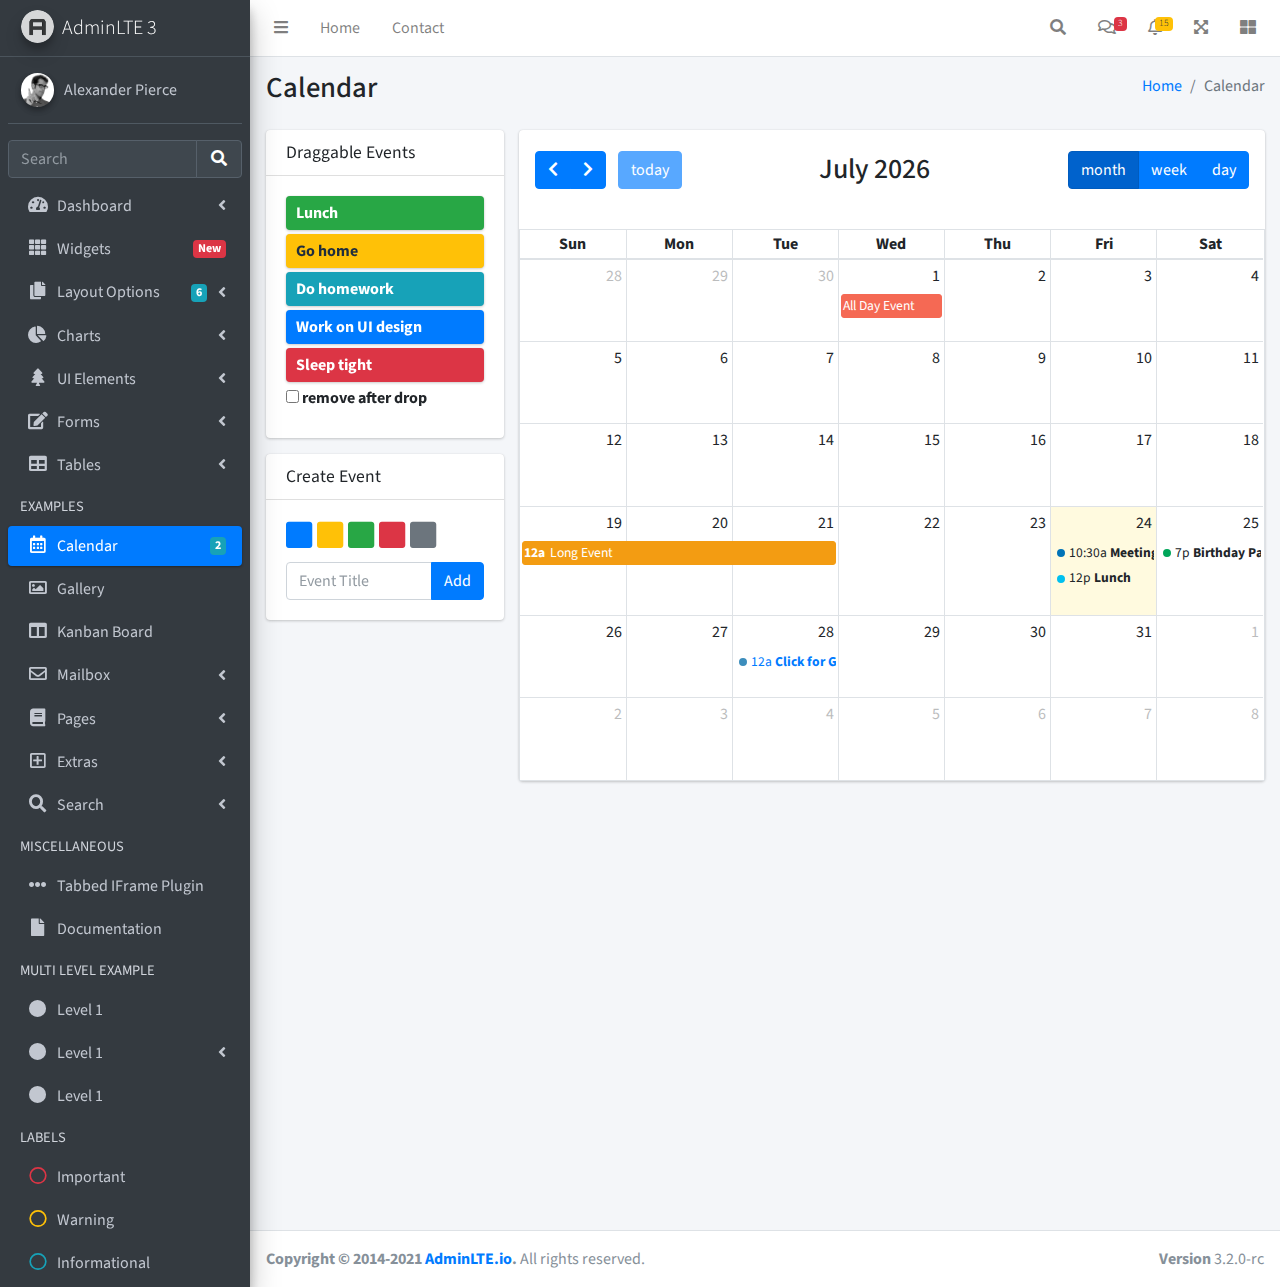
<file: src/AdminLTE/pages/calendar.html>
<!DOCTYPE html>
<html lang="en">
<head>
  <meta charset="utf-8">
  <meta name="viewport" content="width=device-width, initial-scale=1">
  <title>AdminLTE 3 | Calendar</title>

  <!-- Google Font: Source Sans Pro -->
  <link rel="stylesheet" href="https://fonts.googleapis.com/css?family=Source+Sans+Pro:300,400,400i,700&display=fallback">
  <!-- Font Awesome -->
  <link rel="stylesheet" href="../plugins/fontawesome-free/css/all.min.css">
  <!-- fullCalendar -->
  <link rel="stylesheet" href="../plugins/fullcalendar/main.css">
  <!-- Theme style -->
  <link rel="stylesheet" href="../dist/css/adminlte.min.css">
</head>
<body class="hold-transition sidebar-mini">
<div class="wrapper">
  <!-- Navbar -->
  <nav class="main-header navbar navbar-expand navbar-white navbar-light">
    <!-- Left navbar links -->
    <ul class="navbar-nav">
      <li class="nav-item">
        <a class="nav-link" data-widget="pushmenu" href="#" role="button"><i class="fas fa-bars"></i></a>
      </li>
      <li class="nav-item d-none d-sm-inline-block">
        <a href="../index3.html" class="nav-link">Home</a>
      </li>
      <li class="nav-item d-none d-sm-inline-block">
        <a href="#" class="nav-link">Contact</a>
      </li>
    </ul>

    <!-- Right navbar links -->
    <ul class="navbar-nav ml-auto">
      <!-- Navbar Search -->
      <li class="nav-item">
        <a class="nav-link" data-widget="navbar-search" href="#" role="button">
          <i class="fas fa-search"></i>
        </a>
        <div class="navbar-search-block">
          <form class="form-inline">
            <div class="input-group input-group-sm">
              <input class="form-control form-control-navbar" type="search" placeholder="Search" aria-label="Search">
              <div class="input-group-append">
                <button class="btn btn-navbar" type="submit">
                  <i class="fas fa-search"></i>
                </button>
                <button class="btn btn-navbar" type="button" data-widget="navbar-search">
                  <i class="fas fa-times"></i>
                </button>
              </div>
            </div>
          </form>
        </div>
      </li>

      <!-- Messages Dropdown Menu -->
      <li class="nav-item dropdown">
        <a class="nav-link" data-toggle="dropdown" href="#">
          <i class="far fa-comments"></i>
          <span class="badge badge-danger navbar-badge">3</span>
        </a>
        <div class="dropdown-menu dropdown-menu-lg dropdown-menu-right">
          <a href="#" class="dropdown-item">
            <!-- Message Start -->
            <div class="media">
              <img src="../dist/img/user1-128x128.jpg" alt="User Avatar" class="img-size-50 mr-3 img-circle">
              <div class="media-body">
                <h3 class="dropdown-item-title">
                  Brad Diesel
                  <span class="float-right text-sm text-danger"><i class="fas fa-star"></i></span>
                </h3>
                <p class="text-sm">Call me whenever you can...</p>
                <p class="text-sm text-muted"><i class="far fa-clock mr-1"></i> 4 Hours Ago</p>
              </div>
            </div>
            <!-- Message End -->
          </a>
          <div class="dropdown-divider"></div>
          <a href="#" class="dropdown-item">
            <!-- Message Start -->
            <div class="media">
              <img src="../dist/img/user8-128x128.jpg" alt="User Avatar" class="img-size-50 img-circle mr-3">
              <div class="media-body">
                <h3 class="dropdown-item-title">
                  John Pierce
                  <span class="float-right text-sm text-muted"><i class="fas fa-star"></i></span>
                </h3>
                <p class="text-sm">I got your message bro</p>
                <p class="text-sm text-muted"><i class="far fa-clock mr-1"></i> 4 Hours Ago</p>
              </div>
            </div>
            <!-- Message End -->
          </a>
          <div class="dropdown-divider"></div>
          <a href="#" class="dropdown-item">
            <!-- Message Start -->
            <div class="media">
              <img src="../dist/img/user3-128x128.jpg" alt="User Avatar" class="img-size-50 img-circle mr-3">
              <div class="media-body">
                <h3 class="dropdown-item-title">
                  Nora Silvester
                  <span class="float-right text-sm text-warning"><i class="fas fa-star"></i></span>
                </h3>
                <p class="text-sm">The subject goes here</p>
                <p class="text-sm text-muted"><i class="far fa-clock mr-1"></i> 4 Hours Ago</p>
              </div>
            </div>
            <!-- Message End -->
          </a>
          <div class="dropdown-divider"></div>
          <a href="#" class="dropdown-item dropdown-footer">See All Messages</a>
        </div>
      </li>
      <!-- Notifications Dropdown Menu -->
      <li class="nav-item dropdown">
        <a class="nav-link" data-toggle="dropdown" href="#">
          <i class="far fa-bell"></i>
          <span class="badge badge-warning navbar-badge">15</span>
        </a>
        <div class="dropdown-menu dropdown-menu-lg dropdown-menu-right">
          <span class="dropdown-item dropdown-header">15 Notifications</span>
          <div class="dropdown-divider"></div>
          <a href="#" class="dropdown-item">
            <i class="fas fa-envelope mr-2"></i> 4 new messages
            <span class="float-right text-muted text-sm">3 mins</span>
          </a>
          <div class="dropdown-divider"></div>
          <a href="#" class="dropdown-item">
            <i class="fas fa-users mr-2"></i> 8 friend requests
            <span class="float-right text-muted text-sm">12 hours</span>
          </a>
          <div class="dropdown-divider"></div>
          <a href="#" class="dropdown-item">
            <i class="fas fa-file mr-2"></i> 3 new reports
            <span class="float-right text-muted text-sm">2 days</span>
          </a>
          <div class="dropdown-divider"></div>
          <a href="#" class="dropdown-item dropdown-footer">See All Notifications</a>
        </div>
      </li>
      <li class="nav-item">
        <a class="nav-link" data-widget="fullscreen" href="#" role="button">
          <i class="fas fa-expand-arrows-alt"></i>
        </a>
      </li>
      <li class="nav-item">
        <a class="nav-link" data-widget="control-sidebar" data-slide="true" href="#" role="button">
          <i class="fas fa-th-large"></i>
        </a>
      </li>
    </ul>
  </nav>
  <!-- /.navbar -->

  <!-- Main Sidebar Container -->
  <aside class="main-sidebar sidebar-dark-primary elevation-4">
    <!-- Brand Logo -->
    <a href="../index3.html" class="brand-link">
      <img src="../dist/img/AdminLTELogo.png" alt="AdminLTE Logo" class="brand-image img-circle elevation-3" style="opacity: .8">
      <span class="brand-text font-weight-light">AdminLTE 3</span>
    </a>

    <!-- Sidebar -->
    <div class="sidebar">
      <!-- Sidebar user panel (optional) -->
      <div class="user-panel mt-3 pb-3 mb-3 d-flex">
        <div class="image">
          <img src="../dist/img/user2-160x160.jpg" class="img-circle elevation-2" alt="User Image">
        </div>
        <div class="info">
          <a href="#" class="d-block">Alexander Pierce</a>
        </div>
      </div>

      <!-- SidebarSearch Form -->
      <div class="form-inline">
        <div class="input-group" data-widget="sidebar-search">
          <input class="form-control form-control-sidebar" type="search" placeholder="Search" aria-label="Search">
          <div class="input-group-append">
            <button class="btn btn-sidebar">
              <i class="fas fa-search fa-fw"></i>
            </button>
          </div>
        </div>
      </div>

      <!-- Sidebar Menu -->
      <nav class="mt-2">
        <ul class="nav nav-pills nav-sidebar flex-column" data-widget="treeview" role="menu" data-accordion="false">
          <!-- Add icons to the links using the .nav-icon class
               with font-awesome or any other icon font library -->
          <li class="nav-item">
            <a href="#" class="nav-link">
              <i class="nav-icon fas fa-tachometer-alt"></i>
              <p>
                Dashboard
                <i class="right fas fa-angle-left"></i>
              </p>
            </a>
            <ul class="nav nav-treeview">
              <li class="nav-item">
                <a href="../index.html" class="nav-link">
                  <i class="far fa-circle nav-icon"></i>
                  <p>Dashboard v1</p>
                </a>
              </li>
              <li class="nav-item">
                <a href="../index2.html" class="nav-link">
                  <i class="far fa-circle nav-icon"></i>
                  <p>Dashboard v2</p>
                </a>
              </li>
              <li class="nav-item">
                <a href="../index3.html" class="nav-link">
                  <i class="far fa-circle nav-icon"></i>
                  <p>Dashboard v3</p>
                </a>
              </li>
            </ul>
          </li>
          <li class="nav-item">
            <a href="widgets.html" class="nav-link">
              <i class="nav-icon fas fa-th"></i>
              <p>
                Widgets
                <span class="right badge badge-danger">New</span>
              </p>
            </a>
          </li>
          <li class="nav-item">
            <a href="#" class="nav-link">
              <i class="nav-icon fas fa-copy"></i>
              <p>
                Layout Options
                <i class="fas fa-angle-left right"></i>
                <span class="badge badge-info right">6</span>
              </p>
            </a>
            <ul class="nav nav-treeview">
              <li class="nav-item">
                <a href="layout/top-nav.html" class="nav-link">
                  <i class="far fa-circle nav-icon"></i>
                  <p>Top Navigation</p>
                </a>
              </li>
              <li class="nav-item">
                <a href="layout/top-nav-sidebar.html" class="nav-link">
                  <i class="far fa-circle nav-icon"></i>
                  <p>Top Navigation + Sidebar</p>
                </a>
              </li>
              <li class="nav-item">
                <a href="layout/boxed.html" class="nav-link">
                  <i class="far fa-circle nav-icon"></i>
                  <p>Boxed</p>
                </a>
              </li>
              <li class="nav-item">
                <a href="layout/fixed-sidebar.html" class="nav-link">
                  <i class="far fa-circle nav-icon"></i>
                  <p>Fixed Sidebar</p>
                </a>
              </li>
              <li class="nav-item">
                <a href="layout/fixed-sidebar-custom.html" class="nav-link">
                  <i class="far fa-circle nav-icon"></i>
                  <p>Fixed Sidebar <small>+ Custom Area</small></p>
                </a>
              </li>
              <li class="nav-item">
                <a href="layout/fixed-topnav.html" class="nav-link">
                  <i class="far fa-circle nav-icon"></i>
                  <p>Fixed Navbar</p>
                </a>
              </li>
              <li class="nav-item">
                <a href="layout/fixed-footer.html" class="nav-link">
                  <i class="far fa-circle nav-icon"></i>
                  <p>Fixed Footer</p>
                </a>
              </li>
              <li class="nav-item">
                <a href="layout/collapsed-sidebar.html" class="nav-link">
                  <i class="far fa-circle nav-icon"></i>
                  <p>Collapsed Sidebar</p>
                </a>
              </li>
            </ul>
          </li>
          <li class="nav-item">
            <a href="#" class="nav-link">
              <i class="nav-icon fas fa-chart-pie"></i>
              <p>
                Charts
                <i class="right fas fa-angle-left"></i>
              </p>
            </a>
            <ul class="nav nav-treeview">
              <li class="nav-item">
                <a href="charts/chartjs.html" class="nav-link">
                  <i class="far fa-circle nav-icon"></i>
                  <p>ChartJS</p>
                </a>
              </li>
              <li class="nav-item">
                <a href="charts/flot.html" class="nav-link">
                  <i class="far fa-circle nav-icon"></i>
                  <p>Flot</p>
                </a>
              </li>
              <li class="nav-item">
                <a href="charts/inline.html" class="nav-link">
                  <i class="far fa-circle nav-icon"></i>
                  <p>Inline</p>
                </a>
              </li>
              <li class="nav-item">
                <a href="charts/uplot.html" class="nav-link">
                  <i class="far fa-circle nav-icon"></i>
                  <p>uPlot</p>
                </a>
              </li>
            </ul>
          </li>
          <li class="nav-item">
            <a href="#" class="nav-link">
              <i class="nav-icon fas fa-tree"></i>
              <p>
                UI Elements
                <i class="fas fa-angle-left right"></i>
              </p>
            </a>
            <ul class="nav nav-treeview">
              <li class="nav-item">
                <a href="UI/general.html" class="nav-link">
                  <i class="far fa-circle nav-icon"></i>
                  <p>General</p>
                </a>
              </li>
              <li class="nav-item">
                <a href="UI/icons.html" class="nav-link">
                  <i class="far fa-circle nav-icon"></i>
                  <p>Icons</p>
                </a>
              </li>
              <li class="nav-item">
                <a href="UI/buttons.html" class="nav-link">
                  <i class="far fa-circle nav-icon"></i>
                  <p>Buttons</p>
                </a>
              </li>
              <li class="nav-item">
                <a href="UI/sliders.html" class="nav-link">
                  <i class="far fa-circle nav-icon"></i>
                  <p>Sliders</p>
                </a>
              </li>
              <li class="nav-item">
                <a href="UI/modals.html" class="nav-link">
                  <i class="far fa-circle nav-icon"></i>
                  <p>Modals & Alerts</p>
                </a>
              </li>
              <li class="nav-item">
                <a href="UI/navbar.html" class="nav-link">
                  <i class="far fa-circle nav-icon"></i>
                  <p>Navbar & Tabs</p>
                </a>
              </li>
              <li class="nav-item">
                <a href="UI/timeline.html" class="nav-link">
                  <i class="far fa-circle nav-icon"></i>
                  <p>Timeline</p>
                </a>
              </li>
              <li class="nav-item">
                <a href="UI/ribbons.html" class="nav-link">
                  <i class="far fa-circle nav-icon"></i>
                  <p>Ribbons</p>
                </a>
              </li>
            </ul>
          </li>
          <li class="nav-item">
            <a href="#" class="nav-link">
              <i class="nav-icon fas fa-edit"></i>
              <p>
                Forms
                <i class="fas fa-angle-left right"></i>
              </p>
            </a>
            <ul class="nav nav-treeview">
              <li class="nav-item">
                <a href="forms/general.html" class="nav-link">
                  <i class="far fa-circle nav-icon"></i>
                  <p>General Elements</p>
                </a>
              </li>
              <li class="nav-item">
                <a href="forms/advanced.html" class="nav-link">
                  <i class="far fa-circle nav-icon"></i>
                  <p>Advanced Elements</p>
                </a>
              </li>
              <li class="nav-item">
                <a href="forms/editors.html" class="nav-link">
                  <i class="far fa-circle nav-icon"></i>
                  <p>Editors</p>
                </a>
              </li>
              <li class="nav-item">
                <a href="forms/validation.html" class="nav-link">
                  <i class="far fa-circle nav-icon"></i>
                  <p>Validation</p>
                </a>
              </li>
            </ul>
          </li>
          <li class="nav-item">
            <a href="#" class="nav-link">
              <i class="nav-icon fas fa-table"></i>
              <p>
                Tables
                <i class="fas fa-angle-left right"></i>
              </p>
            </a>
            <ul class="nav nav-treeview">
              <li class="nav-item">
                <a href="tables/simple.html" class="nav-link">
                  <i class="far fa-circle nav-icon"></i>
                  <p>Simple Tables</p>
                </a>
              </li>
              <li class="nav-item">
                <a href="tables/data.html" class="nav-link">
                  <i class="far fa-circle nav-icon"></i>
                  <p>DataTables</p>
                </a>
              </li>
              <li class="nav-item">
                <a href="tables/jsgrid.html" class="nav-link">
                  <i class="far fa-circle nav-icon"></i>
                  <p>jsGrid</p>
                </a>
              </li>
            </ul>
          </li>
          <li class="nav-header">EXAMPLES</li>
          <li class="nav-item">
            <a href="calendar.html" class="nav-link active">
              <i class="nav-icon far fa-calendar-alt"></i>
              <p>
                Calendar
                <span class="badge badge-info right">2</span>
              </p>
            </a>
          </li>
          <li class="nav-item">
            <a href="gallery.html" class="nav-link">
              <i class="nav-icon far fa-image"></i>
              <p>
                Gallery
              </p>
            </a>
          </li>
          <li class="nav-item">
            <a href="kanban.html" class="nav-link">
              <i class="nav-icon fas fa-columns"></i>
              <p>
                Kanban Board
              </p>
            </a>
          </li>
          <li class="nav-item">
            <a href="#" class="nav-link">
              <i class="nav-icon far fa-envelope"></i>
              <p>
                Mailbox
                <i class="fas fa-angle-left right"></i>
              </p>
            </a>
            <ul class="nav nav-treeview">
              <li class="nav-item">
                <a href="mailbox/mailbox.html" class="nav-link">
                  <i class="far fa-circle nav-icon"></i>
                  <p>Inbox</p>
                </a>
              </li>
              <li class="nav-item">
                <a href="mailbox/compose.html" class="nav-link">
                  <i class="far fa-circle nav-icon"></i>
                  <p>Compose</p>
                </a>
              </li>
              <li class="nav-item">
                <a href="mailbox/read-mail.html" class="nav-link">
                  <i class="far fa-circle nav-icon"></i>
                  <p>Read</p>
                </a>
              </li>
            </ul>
          </li>
          <li class="nav-item">
            <a href="#" class="nav-link">
              <i class="nav-icon fas fa-book"></i>
              <p>
                Pages
                <i class="fas fa-angle-left right"></i>
              </p>
            </a>
            <ul class="nav nav-treeview">
              <li class="nav-item">
                <a href="examples/invoice.html" class="nav-link">
                  <i class="far fa-circle nav-icon"></i>
                  <p>Invoice</p>
                </a>
              </li>
              <li class="nav-item">
                <a href="examples/profile.html" class="nav-link">
                  <i class="far fa-circle nav-icon"></i>
                  <p>Profile</p>
                </a>
              </li>
              <li class="nav-item">
                <a href="examples/e-commerce.html" class="nav-link">
                  <i class="far fa-circle nav-icon"></i>
                  <p>E-commerce</p>
                </a>
              </li>
              <li class="nav-item">
                <a href="examples/projects.html" class="nav-link">
                  <i class="far fa-circle nav-icon"></i>
                  <p>Projects</p>
                </a>
              </li>
              <li class="nav-item">
                <a href="examples/project-add.html" class="nav-link">
                  <i class="far fa-circle nav-icon"></i>
                  <p>Project Add</p>
                </a>
              </li>
              <li class="nav-item">
                <a href="examples/project-edit.html" class="nav-link">
                  <i class="far fa-circle nav-icon"></i>
                  <p>Project Edit</p>
                </a>
              </li>
              <li class="nav-item">
                <a href="examples/project-detail.html" class="nav-link">
                  <i class="far fa-circle nav-icon"></i>
                  <p>Project Detail</p>
                </a>
              </li>
              <li class="nav-item">
                <a href="examples/contacts.html" class="nav-link">
                  <i class="far fa-circle nav-icon"></i>
                  <p>Contacts</p>
                </a>
              </li>
              <li class="nav-item">
                <a href="examples/faq.html" class="nav-link">
                  <i class="far fa-circle nav-icon"></i>
                  <p>FAQ</p>
                </a>
              </li>
              <li class="nav-item">
                <a href="examples/contact-us.html" class="nav-link">
                  <i class="far fa-circle nav-icon"></i>
                  <p>Contact us</p>
                </a>
              </li>
            </ul>
          </li>
          <li class="nav-item">
            <a href="#" class="nav-link">
              <i class="nav-icon far fa-plus-square"></i>
              <p>
                Extras
                <i class="fas fa-angle-left right"></i>
              </p>
            </a>
            <ul class="nav nav-treeview">
              <li class="nav-item">
                <a href="#" class="nav-link">
                  <i class="far fa-circle nav-icon"></i>
                  <p>
                    Login & Register v1
                    <i class="fas fa-angle-left right"></i>
                  </p>
                </a>
                <ul class="nav nav-treeview">
                  <li class="nav-item">
                    <a href="examples/login.html" class="nav-link">
                      <i class="far fa-circle nav-icon"></i>
                      <p>Login v1</p>
                    </a>
                  </li>
                  <li class="nav-item">
                    <a href="examples/register.html" class="nav-link">
                      <i class="far fa-circle nav-icon"></i>
                      <p>Register v1</p>
                    </a>
                  </li>
                  <li class="nav-item">
                    <a href="examples/forgot-password.html" class="nav-link">
                      <i class="far fa-circle nav-icon"></i>
                      <p>Forgot Password v1</p>
                    </a>
                  </li>
                  <li class="nav-item">
                    <a href="examples/recover-password.html" class="nav-link">
                      <i class="far fa-circle nav-icon"></i>
                      <p>Recover Password v1</p>
                    </a>
                  </li>
                </ul>
              </li>
              <li class="nav-item">
                <a href="#" class="nav-link">
                  <i class="far fa-circle nav-icon"></i>
                  <p>
                    Login & Register v2
                    <i class="fas fa-angle-left right"></i>
                  </p>
                </a>
                <ul class="nav nav-treeview">
                  <li class="nav-item">
                    <a href="examples/login-v2.html" class="nav-link">
                      <i class="far fa-circle nav-icon"></i>
                      <p>Login v2</p>
                    </a>
                  </li>
                  <li class="nav-item">
                    <a href="examples/register-v2.html" class="nav-link">
                      <i class="far fa-circle nav-icon"></i>
                      <p>Register v2</p>
                    </a>
                  </li>
                  <li class="nav-item">
                    <a href="examples/forgot-password-v2.html" class="nav-link">
                      <i class="far fa-circle nav-icon"></i>
                      <p>Forgot Password v2</p>
                    </a>
                  </li>
                  <li class="nav-item">
                    <a href="examples/recover-password-v2.html" class="nav-link">
                      <i class="far fa-circle nav-icon"></i>
                      <p>Recover Password v2</p>
                    </a>
                  </li>
                </ul>
              </li>
              <li class="nav-item">
                <a href="examples/lockscreen.html" class="nav-link">
                  <i class="far fa-circle nav-icon"></i>
                  <p>Lockscreen</p>
                </a>
              </li>
              <li class="nav-item">
                <a href="examples/legacy-user-menu.html" class="nav-link">
                  <i class="far fa-circle nav-icon"></i>
                  <p>Legacy User Menu</p>
                </a>
              </li>
              <li class="nav-item">
                <a href="examples/language-menu.html" class="nav-link">
                  <i class="far fa-circle nav-icon"></i>
                  <p>Language Menu</p>
                </a>
              </li>
              <li class="nav-item">
                <a href="examples/404.html" class="nav-link">
                  <i class="far fa-circle nav-icon"></i>
                  <p>Error 404</p>
                </a>
              </li>
              <li class="nav-item">
                <a href="examples/500.html" class="nav-link">
                  <i class="far fa-circle nav-icon"></i>
                  <p>Error 500</p>
                </a>
              </li>
              <li class="nav-item">
                <a href="examples/pace.html" class="nav-link">
                  <i class="far fa-circle nav-icon"></i>
                  <p>Pace</p>
                </a>
              </li>
              <li class="nav-item">
                <a href="examples/blank.html" class="nav-link">
                  <i class="far fa-circle nav-icon"></i>
                  <p>Blank Page</p>
                </a>
              </li>
              <li class="nav-item">
                <a href="../starter.html" class="nav-link">
                  <i class="far fa-circle nav-icon"></i>
                  <p>Starter Page</p>
                </a>
              </li>
            </ul>
          </li>
          <li class="nav-item">
            <a href="#" class="nav-link">
              <i class="nav-icon fas fa-search"></i>
              <p>
                Search
                <i class="fas fa-angle-left right"></i>
              </p>
            </a>
            <ul class="nav nav-treeview">
              <li class="nav-item">
                <a href="search/simple.html" class="nav-link">
                  <i class="far fa-circle nav-icon"></i>
                  <p>Simple Search</p>
                </a>
              </li>
              <li class="nav-item">
                <a href="search/enhanced.html" class="nav-link">
                  <i class="far fa-circle nav-icon"></i>
                  <p>Enhanced</p>
                </a>
              </li>
            </ul>
          </li>
          <li class="nav-header">MISCELLANEOUS</li>
          <li class="nav-item">
            <a href="../iframe.html" class="nav-link">
              <i class="nav-icon fas fa-ellipsis-h"></i>
              <p>Tabbed IFrame Plugin</p>
            </a>
          </li>
          <li class="nav-item">
            <a href="https://adminlte.io/docs/3.1/" class="nav-link">
              <i class="nav-icon fas fa-file"></i>
              <p>Documentation</p>
            </a>
          </li>
          <li class="nav-header">MULTI LEVEL EXAMPLE</li>
          <li class="nav-item">
            <a href="#" class="nav-link">
              <i class="fas fa-circle nav-icon"></i>
              <p>Level 1</p>
            </a>
          </li>
          <li class="nav-item">
            <a href="#" class="nav-link">
              <i class="nav-icon fas fa-circle"></i>
              <p>
                Level 1
                <i class="right fas fa-angle-left"></i>
              </p>
            </a>
            <ul class="nav nav-treeview">
              <li class="nav-item">
                <a href="#" class="nav-link">
                  <i class="far fa-circle nav-icon"></i>
                  <p>Level 2</p>
                </a>
              </li>
              <li class="nav-item">
                <a href="#" class="nav-link">
                  <i class="far fa-circle nav-icon"></i>
                  <p>
                    Level 2
                    <i class="right fas fa-angle-left"></i>
                  </p>
                </a>
                <ul class="nav nav-treeview">
                  <li class="nav-item">
                    <a href="#" class="nav-link">
                      <i class="far fa-dot-circle nav-icon"></i>
                      <p>Level 3</p>
                    </a>
                  </li>
                  <li class="nav-item">
                    <a href="#" class="nav-link">
                      <i class="far fa-dot-circle nav-icon"></i>
                      <p>Level 3</p>
                    </a>
                  </li>
                  <li class="nav-item">
                    <a href="#" class="nav-link">
                      <i class="far fa-dot-circle nav-icon"></i>
                      <p>Level 3</p>
                    </a>
                  </li>
                </ul>
              </li>
              <li class="nav-item">
                <a href="#" class="nav-link">
                  <i class="far fa-circle nav-icon"></i>
                  <p>Level 2</p>
                </a>
              </li>
            </ul>
          </li>
          <li class="nav-item">
            <a href="#" class="nav-link">
              <i class="fas fa-circle nav-icon"></i>
              <p>Level 1</p>
            </a>
          </li>
          <li class="nav-header">LABELS</li>
          <li class="nav-item">
            <a href="#" class="nav-link">
              <i class="nav-icon far fa-circle text-danger"></i>
              <p class="text">Important</p>
            </a>
          </li>
          <li class="nav-item">
            <a href="#" class="nav-link">
              <i class="nav-icon far fa-circle text-warning"></i>
              <p>Warning</p>
            </a>
          </li>
          <li class="nav-item">
            <a href="#" class="nav-link">
              <i class="nav-icon far fa-circle text-info"></i>
              <p>Informational</p>
            </a>
          </li>
        </ul>
      </nav>
      <!-- /.sidebar-menu -->
    </div>
    <!-- /.sidebar -->
  </aside>

  <!-- Content Wrapper. Contains page content -->
  <div class="content-wrapper">
    <!-- Content Header (Page header) -->
    <section class="content-header">
      <div class="container-fluid">
        <div class="row mb-2">
          <div class="col-sm-6">
            <h1>Calendar</h1>
          </div>
          <div class="col-sm-6">
            <ol class="breadcrumb float-sm-right">
              <li class="breadcrumb-item"><a href="#">Home</a></li>
              <li class="breadcrumb-item active">Calendar</li>
            </ol>
          </div>
        </div>
      </div><!-- /.container-fluid -->
    </section>

    <!-- Main content -->
    <section class="content">
      <div class="container-fluid">
        <div class="row">
          <div class="col-md-3">
            <div class="sticky-top mb-3">
              <div class="card">
                <div class="card-header">
                  <h4 class="card-title">Draggable Events</h4>
                </div>
                <div class="card-body">
                  <!-- the events -->
                  <div id="external-events">
                    <div class="external-event bg-success">Lunch</div>
                    <div class="external-event bg-warning">Go home</div>
                    <div class="external-event bg-info">Do homework</div>
                    <div class="external-event bg-primary">Work on UI design</div>
                    <div class="external-event bg-danger">Sleep tight</div>
                    <div class="checkbox">
                      <label for="drop-remove">
                        <input type="checkbox" id="drop-remove">
                        remove after drop
                      </label>
                    </div>
                  </div>
                </div>
                <!-- /.card-body -->
              </div>
              <!-- /.card -->
              <div class="card">
                <div class="card-header">
                  <h3 class="card-title">Create Event</h3>
                </div>
                <div class="card-body">
                  <div class="btn-group" style="width: 100%; margin-bottom: 10px;">
                    <ul class="fc-color-picker" id="color-chooser">
                      <li><a class="text-primary" href="#"><i class="fas fa-square"></i></a></li>
                      <li><a class="text-warning" href="#"><i class="fas fa-square"></i></a></li>
                      <li><a class="text-success" href="#"><i class="fas fa-square"></i></a></li>
                      <li><a class="text-danger" href="#"><i class="fas fa-square"></i></a></li>
                      <li><a class="text-muted" href="#"><i class="fas fa-square"></i></a></li>
                    </ul>
                  </div>
                  <!-- /btn-group -->
                  <div class="input-group">
                    <input id="new-event" type="text" class="form-control" placeholder="Event Title">

                    <div class="input-group-append">
                      <button id="add-new-event" type="button" class="btn btn-primary">Add</button>
                    </div>
                    <!-- /btn-group -->
                  </div>
                  <!-- /input-group -->
                </div>
              </div>
            </div>
          </div>
          <!-- /.col -->
          <div class="col-md-9">
            <div class="card card-primary">
              <div class="card-body p-0">
                <!-- THE CALENDAR -->
                <div id="calendar"></div>
              </div>
              <!-- /.card-body -->
            </div>
            <!-- /.card -->
          </div>
          <!-- /.col -->
        </div>
        <!-- /.row -->
      </div><!-- /.container-fluid -->
    </section>
    <!-- /.content -->
  </div>
  <!-- /.content-wrapper -->

  <footer class="main-footer">
    <div class="float-right d-none d-sm-block">
      <b>Version</b> 3.2.0-rc
    </div>
    <strong>Copyright &copy; 2014-2021 <a href="https://adminlte.io">AdminLTE.io</a>.</strong> All rights reserved.
  </footer>

  <!-- Control Sidebar -->
  <aside class="control-sidebar control-sidebar-dark">
    <!-- Control sidebar content goes here -->
  </aside>
  <!-- /.control-sidebar -->
</div>
<!-- ./wrapper -->

<!-- jQuery -->
<script src="../plugins/jquery/jquery.min.js"></script>
<!-- Bootstrap -->
<script src="../plugins/bootstrap/js/bootstrap.bundle.min.js"></script>
<!-- jQuery UI -->
<script src="../plugins/jquery-ui/jquery-ui.min.js"></script>
<!-- AdminLTE App -->
<script src="../dist/js/adminlte.min.js"></script>
<!-- fullCalendar 2.2.5 -->
<script src="../plugins/moment/moment.min.js"></script>
<script src="../plugins/fullcalendar/main.js"></script>
<!-- AdminLTE for demo purposes -->
<script src="../dist/js/demo.js"></script>
<!-- Page specific script -->
<script>
  $(function () {

    /* initialize the external events
     -----------------------------------------------------------------*/
    function ini_events(ele) {
      ele.each(function () {

        // create an Event Object (https://fullcalendar.io/docs/event-object)
        // it doesn't need to have a start or end
        var eventObject = {
          title: $.trim($(this).text()) // use the element's text as the event title
        }

        // store the Event Object in the DOM element so we can get to it later
        $(this).data('eventObject', eventObject)

        // make the event draggable using jQuery UI
        $(this).draggable({
          zIndex        : 1070,
          revert        : true, // will cause the event to go back to its
          revertDuration: 0  //  original position after the drag
        })

      })
    }

    ini_events($('#external-events div.external-event'))

    /* initialize the calendar
     -----------------------------------------------------------------*/
    //Date for the calendar events (dummy data)
    var date = new Date()
    var d    = date.getDate(),
        m    = date.getMonth(),
        y    = date.getFullYear()

    var Calendar = FullCalendar.Calendar;
    var Draggable = FullCalendar.Draggable;

    var containerEl = document.getElementById('external-events');
    var checkbox = document.getElementById('drop-remove');
    var calendarEl = document.getElementById('calendar');

    // initialize the external events
    // -----------------------------------------------------------------

    new Draggable(containerEl, {
      itemSelector: '.external-event',
      eventData: function(eventEl) {
        return {
          title: eventEl.innerText,
          backgroundColor: window.getComputedStyle( eventEl ,null).getPropertyValue('background-color'),
          borderColor: window.getComputedStyle( eventEl ,null).getPropertyValue('background-color'),
          textColor: window.getComputedStyle( eventEl ,null).getPropertyValue('color'),
        };
      }
    });

    var calendar = new Calendar(calendarEl, {
      headerToolbar: {
        left  : 'prev,next today',
        center: 'title',
        right : 'dayGridMonth,timeGridWeek,timeGridDay'
      },
      themeSystem: 'bootstrap',
      //Random default events
      events: [
        {
          title          : 'All Day Event',
          start          : new Date(y, m, 1),
          backgroundColor: '#f56954', //red
          borderColor    : '#f56954', //red
          allDay         : true
        },
        {
          title          : 'Long Event',
          start          : new Date(y, m, d - 5),
          end            : new Date(y, m, d - 2),
          backgroundColor: '#f39c12', //yellow
          borderColor    : '#f39c12' //yellow
        },
        {
          title          : 'Meeting',
          start          : new Date(y, m, d, 10, 30),
          allDay         : false,
          backgroundColor: '#0073b7', //Blue
          borderColor    : '#0073b7' //Blue
        },
        {
          title          : 'Lunch',
          start          : new Date(y, m, d, 12, 0),
          end            : new Date(y, m, d, 14, 0),
          allDay         : false,
          backgroundColor: '#00c0ef', //Info (aqua)
          borderColor    : '#00c0ef' //Info (aqua)
        },
        {
          title          : 'Birthday Party',
          start          : new Date(y, m, d + 1, 19, 0),
          end            : new Date(y, m, d + 1, 22, 30),
          allDay         : false,
          backgroundColor: '#00a65a', //Success (green)
          borderColor    : '#00a65a' //Success (green)
        },
        {
          title          : 'Click for Google',
          start          : new Date(y, m, 28),
          end            : new Date(y, m, 29),
          url            : 'https://www.google.com/',
          backgroundColor: '#3c8dbc', //Primary (light-blue)
          borderColor    : '#3c8dbc' //Primary (light-blue)
        }
      ],
      editable  : true,
      droppable : true, // this allows things to be dropped onto the calendar !!!
      drop      : function(info) {
        // is the "remove after drop" checkbox checked?
        if (checkbox.checked) {
          // if so, remove the element from the "Draggable Events" list
          info.draggedEl.parentNode.removeChild(info.draggedEl);
        }
      }
    });

    calendar.render();
    // $('#calendar').fullCalendar()

    /* ADDING EVENTS */
    var currColor = '#3c8dbc' //Red by default
    // Color chooser button
    $('#color-chooser > li > a').click(function (e) {
      e.preventDefault()
      // Save color
      currColor = $(this).css('color')
      // Add color effect to button
      $('#add-new-event').css({
        'background-color': currColor,
        'border-color'    : currColor
      })
    })
    $('#add-new-event').click(function (e) {
      e.preventDefault()
      // Get value and make sure it is not null
      var val = $('#new-event').val()
      if (val.length == 0) {
        return
      }

      // Create events
      var event = $('<div />')
      event.css({
        'background-color': currColor,
        'border-color'    : currColor,
        'color'           : '#fff'
      }).addClass('external-event')
      event.text(val)
      $('#external-events').prepend(event)

      // Add draggable funtionality
      ini_events(event)

      // Remove event from text input
      $('#new-event').val('')
    })
  })
</script>
</body>
</html>
</file>
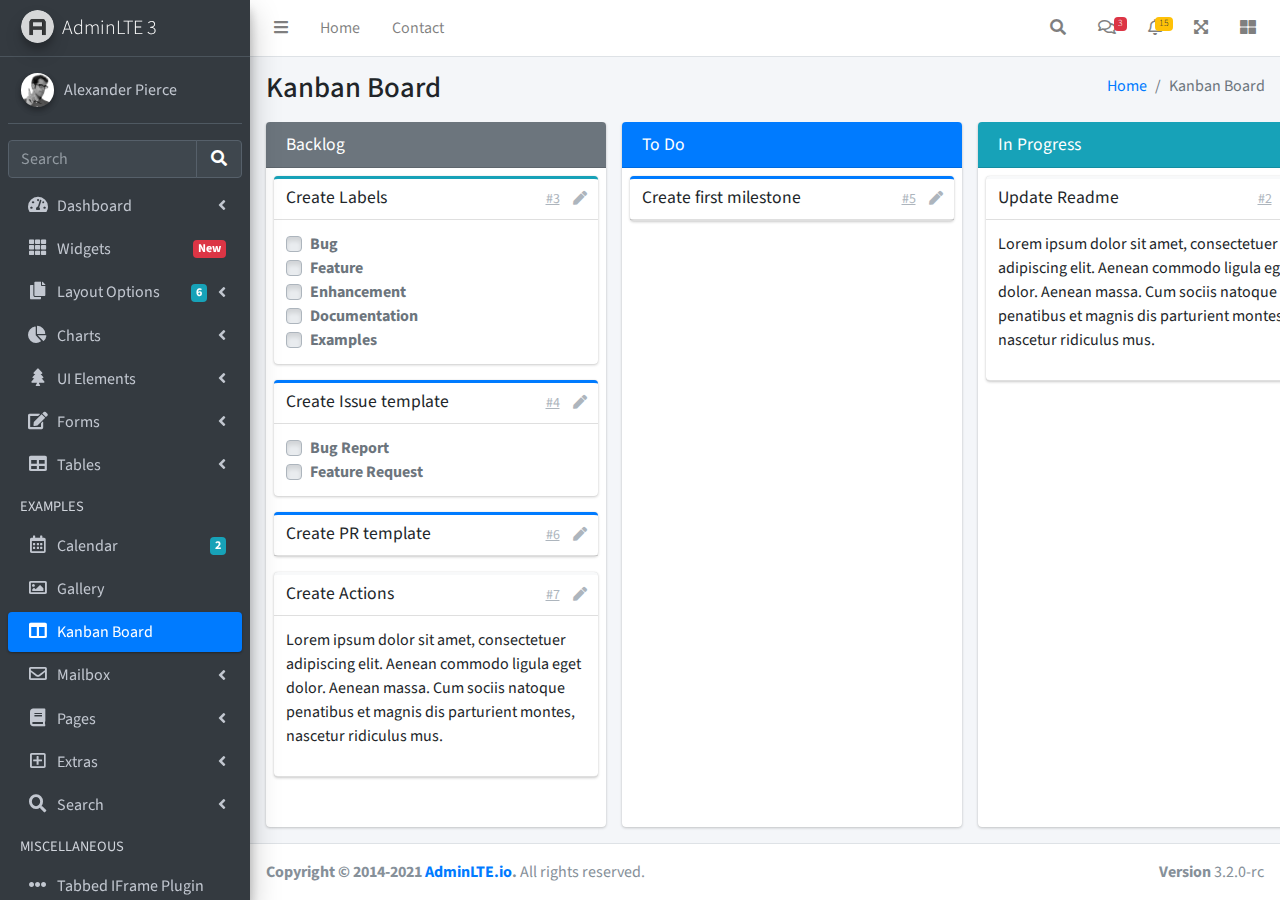
<file: src/AdminLTE/pages/kanban.html>
<!DOCTYPE html>
<html lang="en">
<head>
  <meta charset="utf-8">
  <meta name="viewport" content="width=device-width, initial-scale=1">
  <title>AdminLTE 3 | Kanban Board</title>

  <!-- Google Font: Source Sans Pro -->
  <link rel="stylesheet" href="https://fonts.googleapis.com/css?family=Source+Sans+Pro:300,400,400i,700&display=fallback">
  <!-- Font Awesome -->
  <link rel="stylesheet" href="../plugins/fontawesome-free/css/all.min.css">
  <!-- Ekko Lightbox -->
  <link rel="stylesheet" href="../plugins/ekko-lightbox/ekko-lightbox.css">
  <!-- Theme style -->
  <link rel="stylesheet" href="../dist/css/adminlte.min.css">
  <!-- overlayScrollbars -->
  <link rel="stylesheet" href="../plugins/overlayScrollbars/css/OverlayScrollbars.min.css">
</head>
<body class="hold-transition sidebar-mini layout-fixed">
<div class="wrapper">
  <!-- Navbar -->
  <nav class="main-header navbar navbar-expand navbar-white navbar-light">
    <!-- Left navbar links -->
    <ul class="navbar-nav">
      <li class="nav-item">
        <a class="nav-link" data-widget="pushmenu" href="#" role="button"><i class="fas fa-bars"></i></a>
      </li>
      <li class="nav-item d-none d-sm-inline-block">
        <a href="../index3.html" class="nav-link">Home</a>
      </li>
      <li class="nav-item d-none d-sm-inline-block">
        <a href="#" class="nav-link">Contact</a>
      </li>
    </ul>

    <!-- Right navbar links -->
    <ul class="navbar-nav ml-auto">
      <!-- Navbar Search -->
      <li class="nav-item">
        <a class="nav-link" data-widget="navbar-search" href="#" role="button">
          <i class="fas fa-search"></i>
        </a>
        <div class="navbar-search-block">
          <form class="form-inline">
            <div class="input-group input-group-sm">
              <input class="form-control form-control-navbar" type="search" placeholder="Search" aria-label="Search">
              <div class="input-group-append">
                <button class="btn btn-navbar" type="submit">
                  <i class="fas fa-search"></i>
                </button>
                <button class="btn btn-navbar" type="button" data-widget="navbar-search">
                  <i class="fas fa-times"></i>
                </button>
              </div>
            </div>
          </form>
        </div>
      </li>

      <!-- Messages Dropdown Menu -->
      <li class="nav-item dropdown">
        <a class="nav-link" data-toggle="dropdown" href="#">
          <i class="far fa-comments"></i>
          <span class="badge badge-danger navbar-badge">3</span>
        </a>
        <div class="dropdown-menu dropdown-menu-lg dropdown-menu-right">
          <a href="#" class="dropdown-item">
            <!-- Message Start -->
            <div class="media">
              <img src="../dist/img/user1-128x128.jpg" alt="User Avatar" class="img-size-50 mr-3 img-circle">
              <div class="media-body">
                <h3 class="dropdown-item-title">
                  Brad Diesel
                  <span class="float-right text-sm text-danger"><i class="fas fa-star"></i></span>
                </h3>
                <p class="text-sm">Call me whenever you can...</p>
                <p class="text-sm text-muted"><i class="far fa-clock mr-1"></i> 4 Hours Ago</p>
              </div>
            </div>
            <!-- Message End -->
          </a>
          <div class="dropdown-divider"></div>
          <a href="#" class="dropdown-item">
            <!-- Message Start -->
            <div class="media">
              <img src="../dist/img/user8-128x128.jpg" alt="User Avatar" class="img-size-50 img-circle mr-3">
              <div class="media-body">
                <h3 class="dropdown-item-title">
                  John Pierce
                  <span class="float-right text-sm text-muted"><i class="fas fa-star"></i></span>
                </h3>
                <p class="text-sm">I got your message bro</p>
                <p class="text-sm text-muted"><i class="far fa-clock mr-1"></i> 4 Hours Ago</p>
              </div>
            </div>
            <!-- Message End -->
          </a>
          <div class="dropdown-divider"></div>
          <a href="#" class="dropdown-item">
            <!-- Message Start -->
            <div class="media">
              <img src="../dist/img/user3-128x128.jpg" alt="User Avatar" class="img-size-50 img-circle mr-3">
              <div class="media-body">
                <h3 class="dropdown-item-title">
                  Nora Silvester
                  <span class="float-right text-sm text-warning"><i class="fas fa-star"></i></span>
                </h3>
                <p class="text-sm">The subject goes here</p>
                <p class="text-sm text-muted"><i class="far fa-clock mr-1"></i> 4 Hours Ago</p>
              </div>
            </div>
            <!-- Message End -->
          </a>
          <div class="dropdown-divider"></div>
          <a href="#" class="dropdown-item dropdown-footer">See All Messages</a>
        </div>
      </li>
      <!-- Notifications Dropdown Menu -->
      <li class="nav-item dropdown">
        <a class="nav-link" data-toggle="dropdown" href="#">
          <i class="far fa-bell"></i>
          <span class="badge badge-warning navbar-badge">15</span>
        </a>
        <div class="dropdown-menu dropdown-menu-lg dropdown-menu-right">
          <span class="dropdown-item dropdown-header">15 Notifications</span>
          <div class="dropdown-divider"></div>
          <a href="#" class="dropdown-item">
            <i class="fas fa-envelope mr-2"></i> 4 new messages
            <span class="float-right text-muted text-sm">3 mins</span>
          </a>
          <div class="dropdown-divider"></div>
          <a href="#" class="dropdown-item">
            <i class="fas fa-users mr-2"></i> 8 friend requests
            <span class="float-right text-muted text-sm">12 hours</span>
          </a>
          <div class="dropdown-divider"></div>
          <a href="#" class="dropdown-item">
            <i class="fas fa-file mr-2"></i> 3 new reports
            <span class="float-right text-muted text-sm">2 days</span>
          </a>
          <div class="dropdown-divider"></div>
          <a href="#" class="dropdown-item dropdown-footer">See All Notifications</a>
        </div>
      </li>
      <li class="nav-item">
        <a class="nav-link" data-widget="fullscreen" href="#" role="button">
          <i class="fas fa-expand-arrows-alt"></i>
        </a>
      </li>
      <li class="nav-item">
        <a class="nav-link" data-widget="control-sidebar" data-slide="true" href="#" role="button">
          <i class="fas fa-th-large"></i>
        </a>
      </li>
    </ul>
  </nav>
  <!-- /.navbar -->

  <!-- Main Sidebar Container -->
  <aside class="main-sidebar sidebar-dark-primary elevation-4">
    <!-- Brand Logo -->
    <a href="../index3.html" class="brand-link">
      <img src="../dist/img/AdminLTELogo.png" alt="AdminLTE Logo" class="brand-image img-circle elevation-3" style="opacity: .8">
      <span class="brand-text font-weight-light">AdminLTE 3</span>
    </a>

    <!-- Sidebar -->
    <div class="sidebar">
      <!-- Sidebar user panel (optional) -->
      <div class="user-panel mt-3 pb-3 mb-3 d-flex">
        <div class="image">
          <img src="../dist/img/user2-160x160.jpg" class="img-circle elevation-2" alt="User Image">
        </div>
        <div class="info">
          <a href="#" class="d-block">Alexander Pierce</a>
        </div>
      </div>

      <!-- SidebarSearch Form -->
      <div class="form-inline">
        <div class="input-group" data-widget="sidebar-search">
          <input class="form-control form-control-sidebar" type="search" placeholder="Search" aria-label="Search">
          <div class="input-group-append">
            <button class="btn btn-sidebar">
              <i class="fas fa-search fa-fw"></i>
            </button>
          </div>
        </div>
      </div>

      <!-- Sidebar Menu -->
      <nav class="mt-2">
        <ul class="nav nav-pills nav-sidebar flex-column" data-widget="treeview" role="menu" data-accordion="false">
          <!-- Add icons to the links using the .nav-icon class
               with font-awesome or any other icon font library -->
          <li class="nav-item">
            <a href="#" class="nav-link">
              <i class="nav-icon fas fa-tachometer-alt"></i>
              <p>
                Dashboard
                <i class="right fas fa-angle-left"></i>
              </p>
            </a>
            <ul class="nav nav-treeview">
              <li class="nav-item">
                <a href="../index.html" class="nav-link">
                  <i class="far fa-circle nav-icon"></i>
                  <p>Dashboard v1</p>
                </a>
              </li>
              <li class="nav-item">
                <a href="../index2.html" class="nav-link">
                  <i class="far fa-circle nav-icon"></i>
                  <p>Dashboard v2</p>
                </a>
              </li>
              <li class="nav-item">
                <a href="../index3.html" class="nav-link">
                  <i class="far fa-circle nav-icon"></i>
                  <p>Dashboard v3</p>
                </a>
              </li>
            </ul>
          </li>
          <li class="nav-item">
            <a href="widgets.html" class="nav-link">
              <i class="nav-icon fas fa-th"></i>
              <p>
                Widgets
                <span class="right badge badge-danger">New</span>
              </p>
            </a>
          </li>
          <li class="nav-item">
            <a href="#" class="nav-link">
              <i class="nav-icon fas fa-copy"></i>
              <p>
                Layout Options
                <i class="fas fa-angle-left right"></i>
                <span class="badge badge-info right">6</span>
              </p>
            </a>
            <ul class="nav nav-treeview">
              <li class="nav-item">
                <a href="layout/top-nav.html" class="nav-link">
                  <i class="far fa-circle nav-icon"></i>
                  <p>Top Navigation</p>
                </a>
              </li>
              <li class="nav-item">
                <a href="layout/top-nav-sidebar.html" class="nav-link">
                  <i class="far fa-circle nav-icon"></i>
                  <p>Top Navigation + Sidebar</p>
                </a>
              </li>
              <li class="nav-item">
                <a href="layout/boxed.html" class="nav-link">
                  <i class="far fa-circle nav-icon"></i>
                  <p>Boxed</p>
                </a>
              </li>
              <li class="nav-item">
                <a href="layout/fixed-sidebar.html" class="nav-link">
                  <i class="far fa-circle nav-icon"></i>
                  <p>Fixed Sidebar</p>
                </a>
              </li>
              <li class="nav-item">
                <a href="layout/fixed-sidebar-custom.html" class="nav-link">
                  <i class="far fa-circle nav-icon"></i>
                  <p>Fixed Sidebar <small>+ Custom Area</small></p>
                </a>
              </li>
              <li class="nav-item">
                <a href="layout/fixed-topnav.html" class="nav-link">
                  <i class="far fa-circle nav-icon"></i>
                  <p>Fixed Navbar</p>
                </a>
              </li>
              <li class="nav-item">
                <a href="layout/fixed-footer.html" class="nav-link">
                  <i class="far fa-circle nav-icon"></i>
                  <p>Fixed Footer</p>
                </a>
              </li>
              <li class="nav-item">
                <a href="layout/collapsed-sidebar.html" class="nav-link">
                  <i class="far fa-circle nav-icon"></i>
                  <p>Collapsed Sidebar</p>
                </a>
              </li>
            </ul>
          </li>
          <li class="nav-item">
            <a href="#" class="nav-link">
              <i class="nav-icon fas fa-chart-pie"></i>
              <p>
                Charts
                <i class="right fas fa-angle-left"></i>
              </p>
            </a>
            <ul class="nav nav-treeview">
              <li class="nav-item">
                <a href="charts/chartjs.html" class="nav-link">
                  <i class="far fa-circle nav-icon"></i>
                  <p>ChartJS</p>
                </a>
              </li>
              <li class="nav-item">
                <a href="charts/flot.html" class="nav-link">
                  <i class="far fa-circle nav-icon"></i>
                  <p>Flot</p>
                </a>
              </li>
              <li class="nav-item">
                <a href="charts/inline.html" class="nav-link">
                  <i class="far fa-circle nav-icon"></i>
                  <p>Inline</p>
                </a>
              </li>
              <li class="nav-item">
                <a href="charts/uplot.html" class="nav-link">
                  <i class="far fa-circle nav-icon"></i>
                  <p>uPlot</p>
                </a>
              </li>
            </ul>
          </li>
          <li class="nav-item">
            <a href="#" class="nav-link">
              <i class="nav-icon fas fa-tree"></i>
              <p>
                UI Elements
                <i class="fas fa-angle-left right"></i>
              </p>
            </a>
            <ul class="nav nav-treeview">
              <li class="nav-item">
                <a href="UI/general.html" class="nav-link">
                  <i class="far fa-circle nav-icon"></i>
                  <p>General</p>
                </a>
              </li>
              <li class="nav-item">
                <a href="UI/icons.html" class="nav-link">
                  <i class="far fa-circle nav-icon"></i>
                  <p>Icons</p>
                </a>
              </li>
              <li class="nav-item">
                <a href="UI/buttons.html" class="nav-link">
                  <i class="far fa-circle nav-icon"></i>
                  <p>Buttons</p>
                </a>
              </li>
              <li class="nav-item">
                <a href="UI/sliders.html" class="nav-link">
                  <i class="far fa-circle nav-icon"></i>
                  <p>Sliders</p>
                </a>
              </li>
              <li class="nav-item">
                <a href="UI/modals.html" class="nav-link">
                  <i class="far fa-circle nav-icon"></i>
                  <p>Modals & Alerts</p>
                </a>
              </li>
              <li class="nav-item">
                <a href="UI/navbar.html" class="nav-link">
                  <i class="far fa-circle nav-icon"></i>
                  <p>Navbar & Tabs</p>
                </a>
              </li>
              <li class="nav-item">
                <a href="UI/timeline.html" class="nav-link">
                  <i class="far fa-circle nav-icon"></i>
                  <p>Timeline</p>
                </a>
              </li>
              <li class="nav-item">
                <a href="UI/ribbons.html" class="nav-link">
                  <i class="far fa-circle nav-icon"></i>
                  <p>Ribbons</p>
                </a>
              </li>
            </ul>
          </li>
          <li class="nav-item">
            <a href="#" class="nav-link">
              <i class="nav-icon fas fa-edit"></i>
              <p>
                Forms
                <i class="fas fa-angle-left right"></i>
              </p>
            </a>
            <ul class="nav nav-treeview">
              <li class="nav-item">
                <a href="forms/general.html" class="nav-link">
                  <i class="far fa-circle nav-icon"></i>
                  <p>General Elements</p>
                </a>
              </li>
              <li class="nav-item">
                <a href="forms/advanced.html" class="nav-link">
                  <i class="far fa-circle nav-icon"></i>
                  <p>Advanced Elements</p>
                </a>
              </li>
              <li class="nav-item">
                <a href="forms/editors.html" class="nav-link">
                  <i class="far fa-circle nav-icon"></i>
                  <p>Editors</p>
                </a>
              </li>
              <li class="nav-item">
                <a href="forms/validation.html" class="nav-link">
                  <i class="far fa-circle nav-icon"></i>
                  <p>Validation</p>
                </a>
              </li>
            </ul>
          </li>
          <li class="nav-item">
            <a href="#" class="nav-link">
              <i class="nav-icon fas fa-table"></i>
              <p>
                Tables
                <i class="fas fa-angle-left right"></i>
              </p>
            </a>
            <ul class="nav nav-treeview">
              <li class="nav-item">
                <a href="tables/simple.html" class="nav-link">
                  <i class="far fa-circle nav-icon"></i>
                  <p>Simple Tables</p>
                </a>
              </li>
              <li class="nav-item">
                <a href="tables/data.html" class="nav-link">
                  <i class="far fa-circle nav-icon"></i>
                  <p>DataTables</p>
                </a>
              </li>
              <li class="nav-item">
                <a href="tables/jsgrid.html" class="nav-link">
                  <i class="far fa-circle nav-icon"></i>
                  <p>jsGrid</p>
                </a>
              </li>
            </ul>
          </li>
          <li class="nav-header">EXAMPLES</li>
          <li class="nav-item">
            <a href="calendar.html" class="nav-link">
              <i class="nav-icon far fa-calendar-alt"></i>
              <p>
                Calendar
                <span class="badge badge-info right">2</span>
              </p>
            </a>
          </li>
          <li class="nav-item">
            <a href="gallery.html" class="nav-link">
              <i class="nav-icon far fa-image"></i>
              <p>
                Gallery
              </p>
            </a>
          </li>
          <li class="nav-item">
            <a href="kanban.html" class="nav-link active">
              <i class="nav-icon fas fa-columns"></i>
              <p>
                Kanban Board
              </p>
            </a>
          </li>
          <li class="nav-item">
            <a href="#" class="nav-link">
              <i class="nav-icon far fa-envelope"></i>
              <p>
                Mailbox
                <i class="fas fa-angle-left right"></i>
              </p>
            </a>
            <ul class="nav nav-treeview">
              <li class="nav-item">
                <a href="mailbox/mailbox.html" class="nav-link">
                  <i class="far fa-circle nav-icon"></i>
                  <p>Inbox</p>
                </a>
              </li>
              <li class="nav-item">
                <a href="mailbox/compose.html" class="nav-link">
                  <i class="far fa-circle nav-icon"></i>
                  <p>Compose</p>
                </a>
              </li>
              <li class="nav-item">
                <a href="mailbox/read-mail.html" class="nav-link">
                  <i class="far fa-circle nav-icon"></i>
                  <p>Read</p>
                </a>
              </li>
            </ul>
          </li>
          <li class="nav-item">
            <a href="#" class="nav-link">
              <i class="nav-icon fas fa-book"></i>
              <p>
                Pages
                <i class="fas fa-angle-left right"></i>
              </p>
            </a>
            <ul class="nav nav-treeview">
              <li class="nav-item">
                <a href="examples/invoice.html" class="nav-link">
                  <i class="far fa-circle nav-icon"></i>
                  <p>Invoice</p>
                </a>
              </li>
              <li class="nav-item">
                <a href="examples/profile.html" class="nav-link">
                  <i class="far fa-circle nav-icon"></i>
                  <p>Profile</p>
                </a>
              </li>
              <li class="nav-item">
                <a href="examples/e-commerce.html" class="nav-link">
                  <i class="far fa-circle nav-icon"></i>
                  <p>E-commerce</p>
                </a>
              </li>
              <li class="nav-item">
                <a href="examples/projects.html" class="nav-link">
                  <i class="far fa-circle nav-icon"></i>
                  <p>Projects</p>
                </a>
              </li>
              <li class="nav-item">
                <a href="examples/project-add.html" class="nav-link">
                  <i class="far fa-circle nav-icon"></i>
                  <p>Project Add</p>
                </a>
              </li>
              <li class="nav-item">
                <a href="examples/project-edit.html" class="nav-link">
                  <i class="far fa-circle nav-icon"></i>
                  <p>Project Edit</p>
                </a>
              </li>
              <li class="nav-item">
                <a href="examples/project-detail.html" class="nav-link">
                  <i class="far fa-circle nav-icon"></i>
                  <p>Project Detail</p>
                </a>
              </li>
              <li class="nav-item">
                <a href="examples/contacts.html" class="nav-link">
                  <i class="far fa-circle nav-icon"></i>
                  <p>Contacts</p>
                </a>
              </li>
              <li class="nav-item">
                <a href="examples/faq.html" class="nav-link">
                  <i class="far fa-circle nav-icon"></i>
                  <p>FAQ</p>
                </a>
              </li>
              <li class="nav-item">
                <a href="examples/contact-us.html" class="nav-link">
                  <i class="far fa-circle nav-icon"></i>
                  <p>Contact us</p>
                </a>
              </li>
            </ul>
          </li>
          <li class="nav-item">
            <a href="#" class="nav-link">
              <i class="nav-icon far fa-plus-square"></i>
              <p>
                Extras
                <i class="fas fa-angle-left right"></i>
              </p>
            </a>
            <ul class="nav nav-treeview">
              <li class="nav-item">
                <a href="#" class="nav-link">
                  <i class="far fa-circle nav-icon"></i>
                  <p>
                    Login & Register v1
                    <i class="fas fa-angle-left right"></i>
                  </p>
                </a>
                <ul class="nav nav-treeview">
                  <li class="nav-item">
                    <a href="examples/login.html" class="nav-link">
                      <i class="far fa-circle nav-icon"></i>
                      <p>Login v1</p>
                    </a>
                  </li>
                  <li class="nav-item">
                    <a href="examples/register.html" class="nav-link">
                      <i class="far fa-circle nav-icon"></i>
                      <p>Register v1</p>
                    </a>
                  </li>
                  <li class="nav-item">
                    <a href="examples/forgot-password.html" class="nav-link">
                      <i class="far fa-circle nav-icon"></i>
                      <p>Forgot Password v1</p>
                    </a>
                  </li>
                  <li class="nav-item">
                    <a href="examples/recover-password.html" class="nav-link">
                      <i class="far fa-circle nav-icon"></i>
                      <p>Recover Password v1</p>
                    </a>
                  </li>
                </ul>
              </li>
              <li class="nav-item">
                <a href="#" class="nav-link">
                  <i class="far fa-circle nav-icon"></i>
                  <p>
                    Login & Register v2
                    <i class="fas fa-angle-left right"></i>
                  </p>
                </a>
                <ul class="nav nav-treeview">
                  <li class="nav-item">
                    <a href="examples/login-v2.html" class="nav-link">
                      <i class="far fa-circle nav-icon"></i>
                      <p>Login v2</p>
                    </a>
                  </li>
                  <li class="nav-item">
                    <a href="examples/register-v2.html" class="nav-link">
                      <i class="far fa-circle nav-icon"></i>
                      <p>Register v2</p>
                    </a>
                  </li>
                  <li class="nav-item">
                    <a href="examples/forgot-password-v2.html" class="nav-link">
                      <i class="far fa-circle nav-icon"></i>
                      <p>Forgot Password v2</p>
                    </a>
                  </li>
                  <li class="nav-item">
                    <a href="examples/recover-password-v2.html" class="nav-link">
                      <i class="far fa-circle nav-icon"></i>
                      <p>Recover Password v2</p>
                    </a>
                  </li>
                </ul>
              </li>
              <li class="nav-item">
                <a href="examples/lockscreen.html" class="nav-link">
                  <i class="far fa-circle nav-icon"></i>
                  <p>Lockscreen</p>
                </a>
              </li>
              <li class="nav-item">
                <a href="examples/legacy-user-menu.html" class="nav-link">
                  <i class="far fa-circle nav-icon"></i>
                  <p>Legacy User Menu</p>
                </a>
              </li>
              <li class="nav-item">
                <a href="examples/language-menu.html" class="nav-link">
                  <i class="far fa-circle nav-icon"></i>
                  <p>Language Menu</p>
                </a>
              </li>
              <li class="nav-item">
                <a href="examples/404.html" class="nav-link">
                  <i class="far fa-circle nav-icon"></i>
                  <p>Error 404</p>
                </a>
              </li>
              <li class="nav-item">
                <a href="examples/500.html" class="nav-link">
                  <i class="far fa-circle nav-icon"></i>
                  <p>Error 500</p>
                </a>
              </li>
              <li class="nav-item">
                <a href="examples/pace.html" class="nav-link">
                  <i class="far fa-circle nav-icon"></i>
                  <p>Pace</p>
                </a>
              </li>
              <li class="nav-item">
                <a href="examples/blank.html" class="nav-link">
                  <i class="far fa-circle nav-icon"></i>
                  <p>Blank Page</p>
                </a>
              </li>
              <li class="nav-item">
                <a href="../starter.html" class="nav-link">
                  <i class="far fa-circle nav-icon"></i>
                  <p>Starter Page</p>
                </a>
              </li>
            </ul>
          </li>
          <li class="nav-item">
            <a href="#" class="nav-link">
              <i class="nav-icon fas fa-search"></i>
              <p>
                Search
                <i class="fas fa-angle-left right"></i>
              </p>
            </a>
            <ul class="nav nav-treeview">
              <li class="nav-item">
                <a href="search/simple.html" class="nav-link">
                  <i class="far fa-circle nav-icon"></i>
                  <p>Simple Search</p>
                </a>
              </li>
              <li class="nav-item">
                <a href="search/enhanced.html" class="nav-link">
                  <i class="far fa-circle nav-icon"></i>
                  <p>Enhanced</p>
                </a>
              </li>
            </ul>
          </li>
          <li class="nav-header">MISCELLANEOUS</li>
          <li class="nav-item">
            <a href="../iframe.html" class="nav-link">
              <i class="nav-icon fas fa-ellipsis-h"></i>
              <p>Tabbed IFrame Plugin</p>
            </a>
          </li>
          <li class="nav-item">
            <a href="https://adminlte.io/docs/3.1/" class="nav-link">
              <i class="nav-icon fas fa-file"></i>
              <p>Documentation</p>
            </a>
          </li>
          <li class="nav-header">MULTI LEVEL EXAMPLE</li>
          <li class="nav-item">
            <a href="#" class="nav-link">
              <i class="fas fa-circle nav-icon"></i>
              <p>Level 1</p>
            </a>
          </li>
          <li class="nav-item">
            <a href="#" class="nav-link">
              <i class="nav-icon fas fa-circle"></i>
              <p>
                Level 1
                <i class="right fas fa-angle-left"></i>
              </p>
            </a>
            <ul class="nav nav-treeview">
              <li class="nav-item">
                <a href="#" class="nav-link">
                  <i class="far fa-circle nav-icon"></i>
                  <p>Level 2</p>
                </a>
              </li>
              <li class="nav-item">
                <a href="#" class="nav-link">
                  <i class="far fa-circle nav-icon"></i>
                  <p>
                    Level 2
                    <i class="right fas fa-angle-left"></i>
                  </p>
                </a>
                <ul class="nav nav-treeview">
                  <li class="nav-item">
                    <a href="#" class="nav-link">
                      <i class="far fa-dot-circle nav-icon"></i>
                      <p>Level 3</p>
                    </a>
                  </li>
                  <li class="nav-item">
                    <a href="#" class="nav-link">
                      <i class="far fa-dot-circle nav-icon"></i>
                      <p>Level 3</p>
                    </a>
                  </li>
                  <li class="nav-item">
                    <a href="#" class="nav-link">
                      <i class="far fa-dot-circle nav-icon"></i>
                      <p>Level 3</p>
                    </a>
                  </li>
                </ul>
              </li>
              <li class="nav-item">
                <a href="#" class="nav-link">
                  <i class="far fa-circle nav-icon"></i>
                  <p>Level 2</p>
                </a>
              </li>
            </ul>
          </li>
          <li class="nav-item">
            <a href="#" class="nav-link">
              <i class="fas fa-circle nav-icon"></i>
              <p>Level 1</p>
            </a>
          </li>
          <li class="nav-header">LABELS</li>
          <li class="nav-item">
            <a href="#" class="nav-link">
              <i class="nav-icon far fa-circle text-danger"></i>
              <p class="text">Important</p>
            </a>
          </li>
          <li class="nav-item">
            <a href="#" class="nav-link">
              <i class="nav-icon far fa-circle text-warning"></i>
              <p>Warning</p>
            </a>
          </li>
          <li class="nav-item">
            <a href="#" class="nav-link">
              <i class="nav-icon far fa-circle text-info"></i>
              <p>Informational</p>
            </a>
          </li>
        </ul>
      </nav>
      <!-- /.sidebar-menu -->
    </div>
    <!-- /.sidebar -->
  </aside>

  <!-- Content Wrapper. Contains page content -->
  <div class="content-wrapper kanban">
    <section class="content-header">
      <div class="container-fluid">
        <div class="row">
          <div class="col-sm-6">
            <h1>Kanban Board</h1>
          </div>
          <div class="col-sm-6 d-none d-sm-block">
            <ol class="breadcrumb float-sm-right">
              <li class="breadcrumb-item"><a href="#">Home</a></li>
              <li class="breadcrumb-item active">Kanban Board</li>
            </ol>
          </div>
        </div>
      </div>
    </section>

    <section class="content pb-3">
      <div class="container-fluid h-100">
        <div class="card card-row card-secondary">
          <div class="card-header">
            <h3 class="card-title">
              Backlog
            </h3>
          </div>
          <div class="card-body">
            <div class="card card-info card-outline">
              <div class="card-header">
                <h5 class="card-title">Create Labels</h5>
                <div class="card-tools">
                  <a href="#" class="btn btn-tool btn-link">#3</a>
                  <a href="#" class="btn btn-tool">
                    <i class="fas fa-pen"></i>
                  </a>
                </div>
              </div>
              <div class="card-body">
                <div class="custom-control custom-checkbox">
                  <input class="custom-control-input" type="checkbox" id="customCheckbox1" disabled>
                  <label for="customCheckbox1" class="custom-control-label">Bug</label>
                </div>
                <div class="custom-control custom-checkbox">
                  <input class="custom-control-input" type="checkbox" id="customCheckbox2" disabled>
                  <label for="customCheckbox2" class="custom-control-label">Feature</label>
                </div>
                <div class="custom-control custom-checkbox">
                  <input class="custom-control-input" type="checkbox" id="customCheckbox3" disabled>
                  <label for="customCheckbox3" class="custom-control-label">Enhancement</label>
                </div>
                <div class="custom-control custom-checkbox">
                  <input class="custom-control-input" type="checkbox" id="customCheckbox4" disabled>
                  <label for="customCheckbox4" class="custom-control-label">Documentation</label>
                </div>
                <div class="custom-control custom-checkbox">
                  <input class="custom-control-input" type="checkbox" id="customCheckbox5" disabled>
                  <label for="customCheckbox5" class="custom-control-label">Examples</label>
                </div>
              </div>
            </div>
            <div class="card card-primary card-outline">
              <div class="card-header">
                <h5 class="card-title">Create Issue template</h5>
                <div class="card-tools">
                  <a href="#" class="btn btn-tool btn-link">#4</a>
                  <a href="#" class="btn btn-tool">
                    <i class="fas fa-pen"></i>
                  </a>
                </div>
              </div>
              <div class="card-body">
                <div class="custom-control custom-checkbox">
                  <input class="custom-control-input" type="checkbox" id="customCheckbox1_1" disabled>
                  <label for="customCheckbox1_1" class="custom-control-label">Bug Report</label>
                </div>
                <div class="custom-control custom-checkbox">
                  <input class="custom-control-input" type="checkbox" id="customCheckbox1_2" disabled>
                  <label for="customCheckbox1_2" class="custom-control-label">Feature Request</label>
                </div>
              </div>
            </div>
            <div class="card card-primary card-outline">
              <div class="card-header">
                <h5 class="card-title">Create PR template</h5>
                <div class="card-tools">
                  <a href="#" class="btn btn-tool btn-link">#6</a>
                  <a href="#" class="btn btn-tool">
                    <i class="fas fa-pen"></i>
                  </a>
                </div>
              </div>
            </div>
            <div class="card card-light card-outline">
              <div class="card-header">
                <h5 class="card-title">Create Actions</h5>
                <div class="card-tools">
                  <a href="#" class="btn btn-tool btn-link">#7</a>
                  <a href="#" class="btn btn-tool">
                    <i class="fas fa-pen"></i>
                  </a>
                </div>

              </div>
              <div class="card-body">
                <p>
                  Lorem ipsum dolor sit amet, consectetuer adipiscing elit.
                  Aenean commodo ligula eget dolor. Aenean massa.
                  Cum sociis natoque penatibus et magnis dis parturient montes,
                  nascetur ridiculus mus.
                </p>
              </div>
            </div>
          </div>
        </div>
        <div class="card card-row card-primary">
          <div class="card-header">
            <h3 class="card-title">
              To Do
            </h3>
          </div>
          <div class="card-body">
            <div class="card card-primary card-outline">
              <div class="card-header">
                <h5 class="card-title">Create first milestone</h5>
                <div class="card-tools">
                  <a href="#" class="btn btn-tool btn-link">#5</a>
                  <a href="#" class="btn btn-tool">
                    <i class="fas fa-pen"></i>
                  </a>
                </div>
              </div>
            </div>
          </div>
        </div>
        <div class="card card-row card-default">
          <div class="card-header bg-info">
            <h3 class="card-title">
              In Progress
            </h3>
          </div>
          <div class="card-body">
            <div class="card card-light card-outline">
              <div class="card-header">
                <h5 class="card-title">Update Readme</h5>
                <div class="card-tools">
                  <a href="#" class="btn btn-tool btn-link">#2</a>
                  <a href="#" class="btn btn-tool">
                    <i class="fas fa-pen"></i>
                  </a>
                </div>
              </div>
              <div class="card-body">
                <p>
                  Lorem ipsum dolor sit amet, consectetuer adipiscing elit.
                  Aenean commodo ligula eget dolor. Aenean massa.
                  Cum sociis natoque penatibus et magnis dis parturient montes,
                  nascetur ridiculus mus.
                </p>
              </div>
            </div>
          </div>
        </div>
        <div class="card card-row card-success">
          <div class="card-header">
            <h3 class="card-title">
              Done
            </h3>
          </div>
          <div class="card-body">
            <div class="card card-primary card-outline">
              <div class="card-header">
                <h5 class="card-title">Create repo</h5>
                <div class="card-tools">
                  <a href="#" class="btn btn-tool btn-link">#1</a>
                  <a href="#" class="btn btn-tool">
                    <i class="fas fa-pen"></i>
                  </a>
                </div>
              </div>
            </div>
          </div>
        </div>
      </div>
    </section>
  </div>

  <footer class="main-footer">
    <div class="float-right d-none d-sm-block">
      <b>Version</b> 3.2.0-rc
    </div>
    <strong>Copyright &copy; 2014-2021 <a href="https://adminlte.io">AdminLTE.io</a>.</strong> All rights reserved.
  </footer>

  <!-- Control Sidebar -->
  <aside class="control-sidebar control-sidebar-dark">
    <!-- Control sidebar content goes here -->
  </aside>
  <!-- /.control-sidebar -->
</div>
<!-- ./wrapper -->

<!-- jQuery -->
<script src="../plugins/jquery/jquery.min.js"></script>
<!-- Bootstrap -->
<script src="../plugins/bootstrap/js/bootstrap.bundle.min.js"></script>
<!-- Ekko Lightbox -->
<script src="../plugins/ekko-lightbox/ekko-lightbox.min.js"></script>
<!-- overlayScrollbars -->
<script src="../plugins/overlayScrollbars/js/jquery.overlayScrollbars.min.js"></script>
<!-- AdminLTE App -->
<script src="../dist/js/adminlte.min.js"></script>
<!-- Filterizr-->
<script src="../plugins/filterizr/jquery.filterizr.min.js"></script>
<!-- AdminLTE for demo purposes -->
<script src="../dist/js/demo.js"></script>
<!-- Page specific script -->
<script>
  $(function () {

  })
</script>
</body>
</html>
</file>
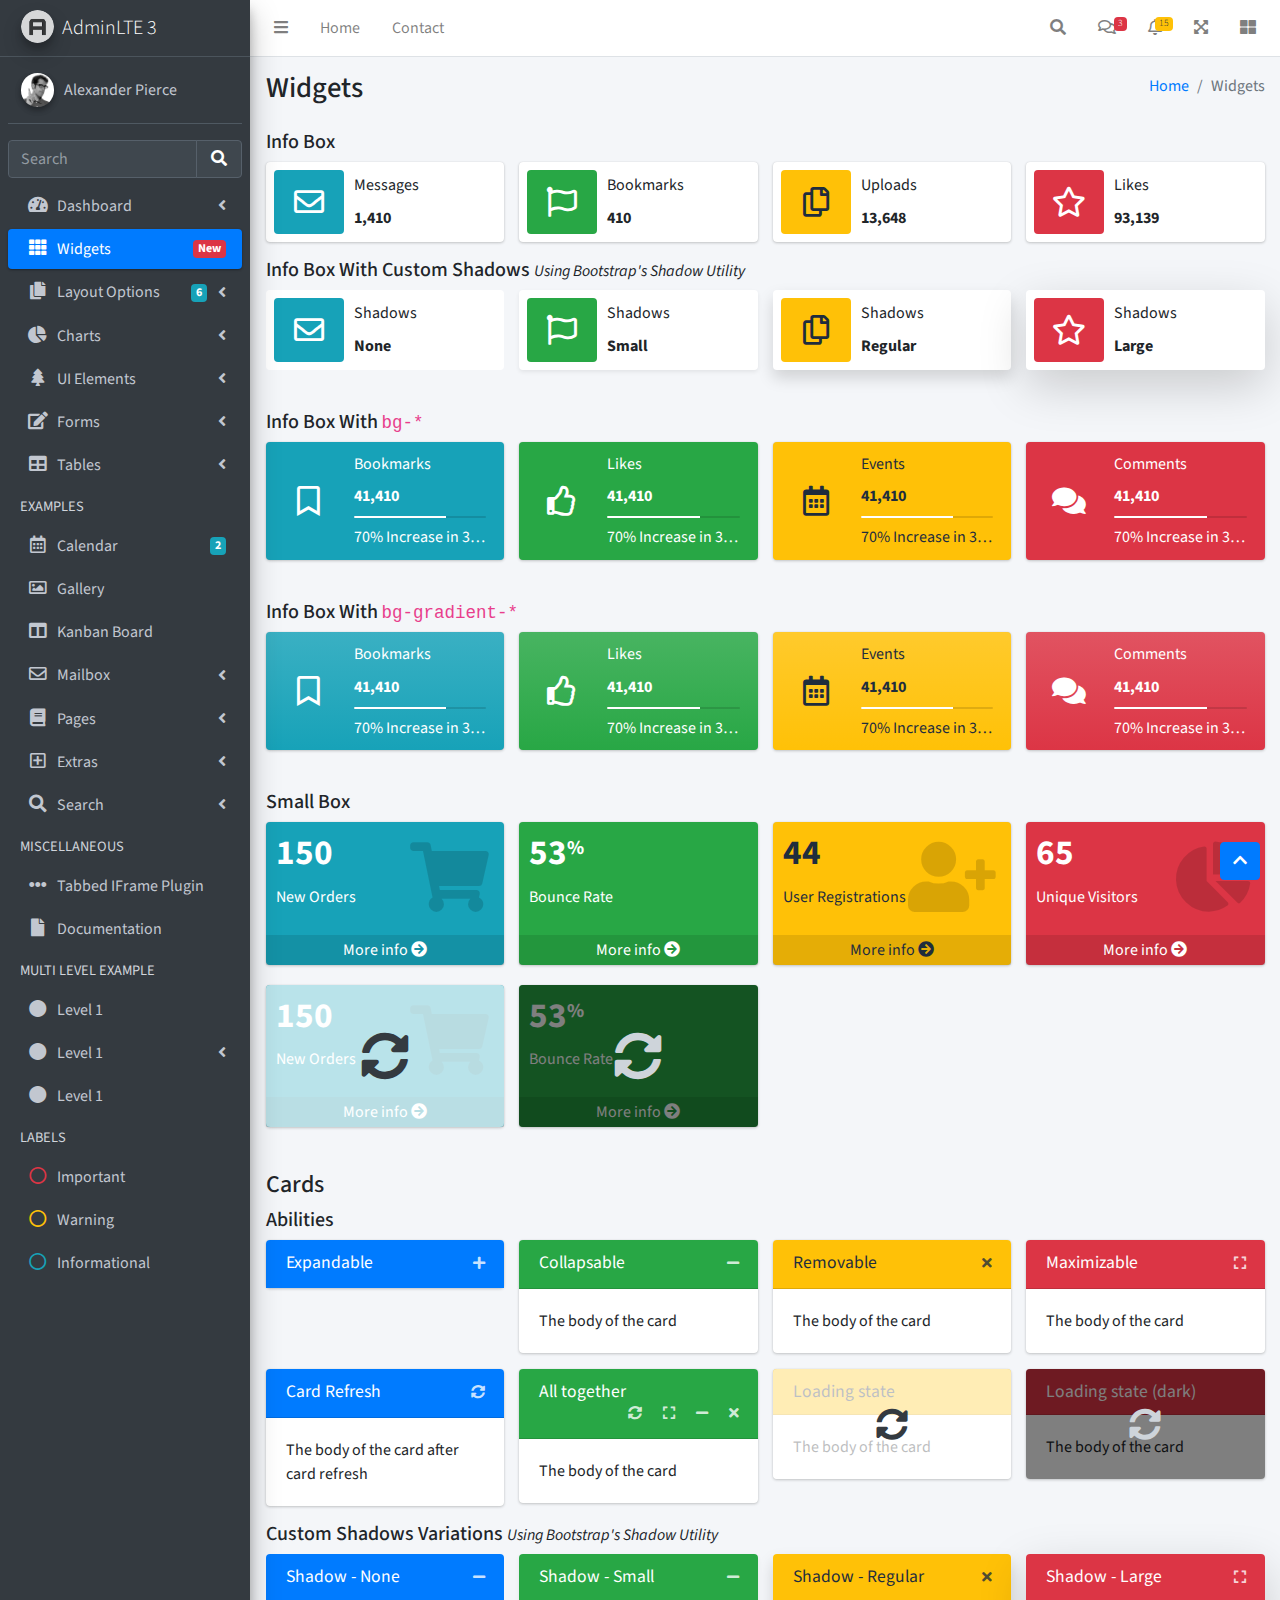
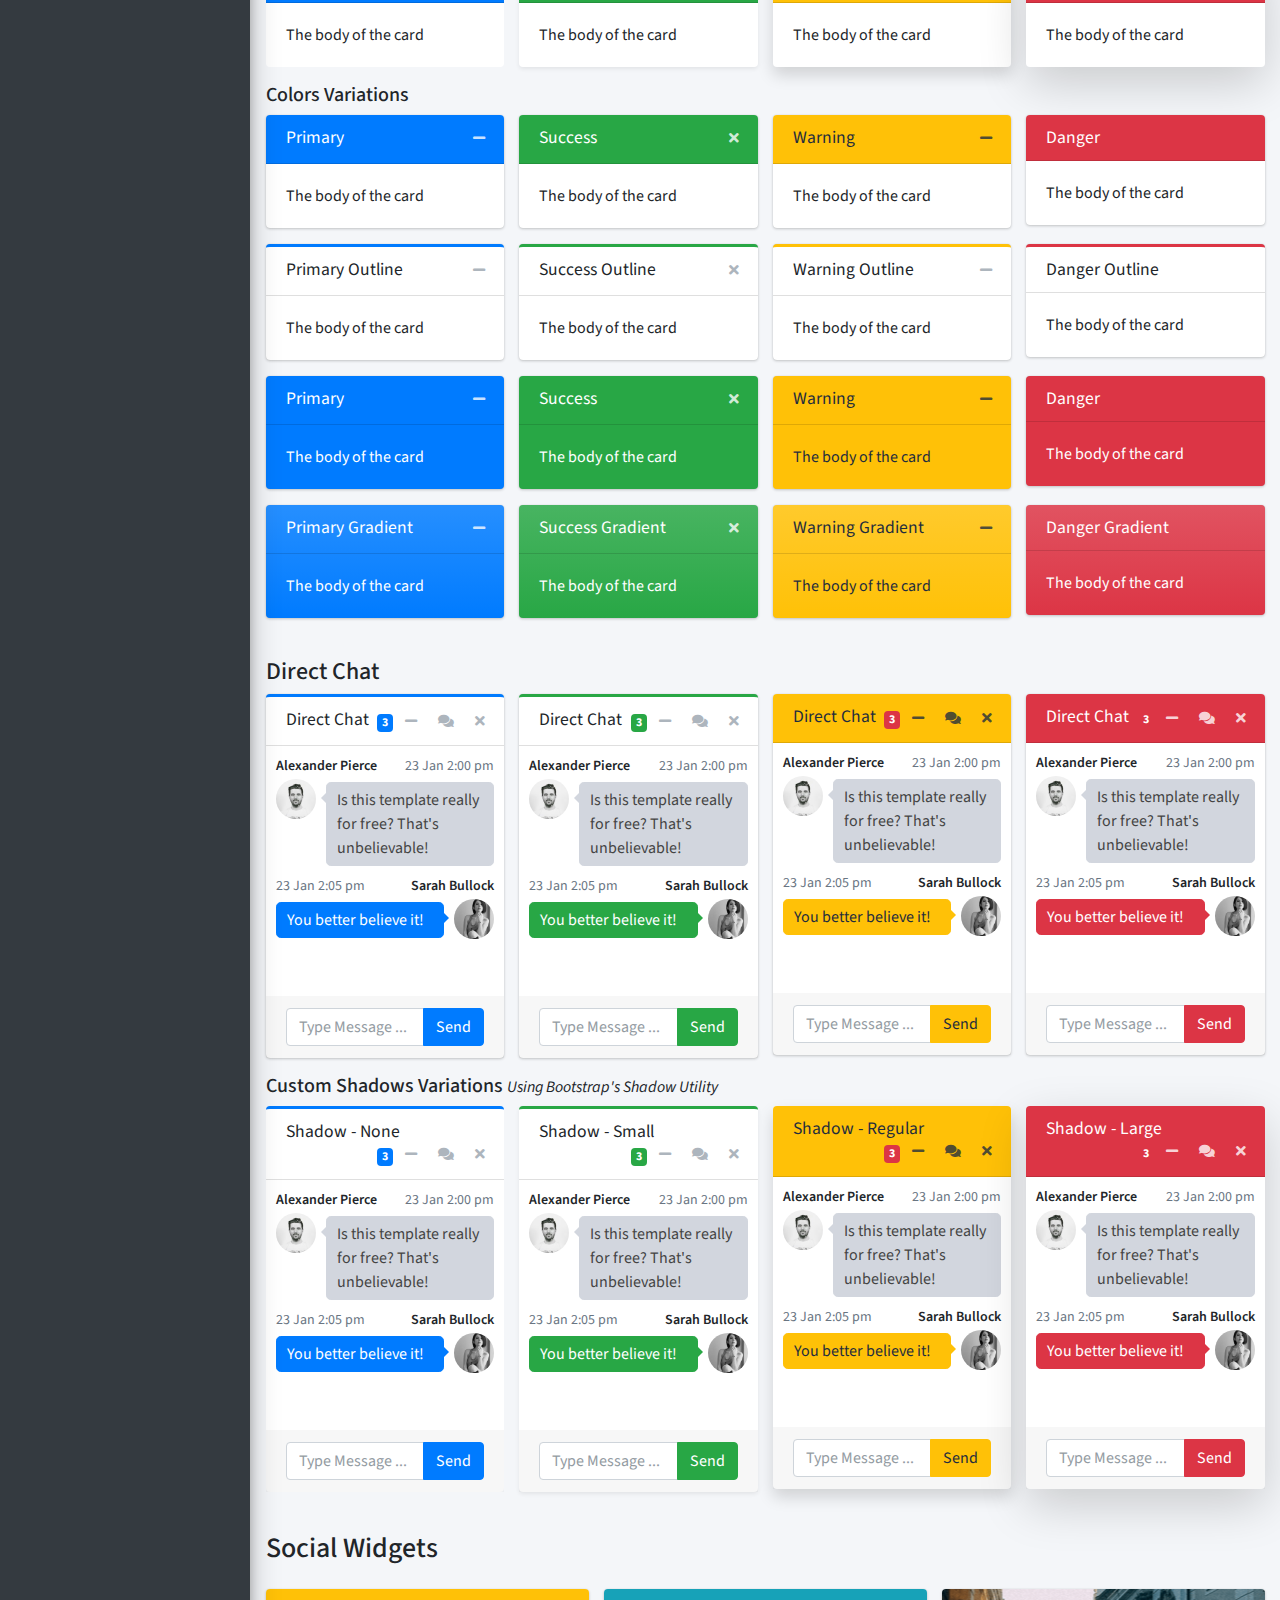
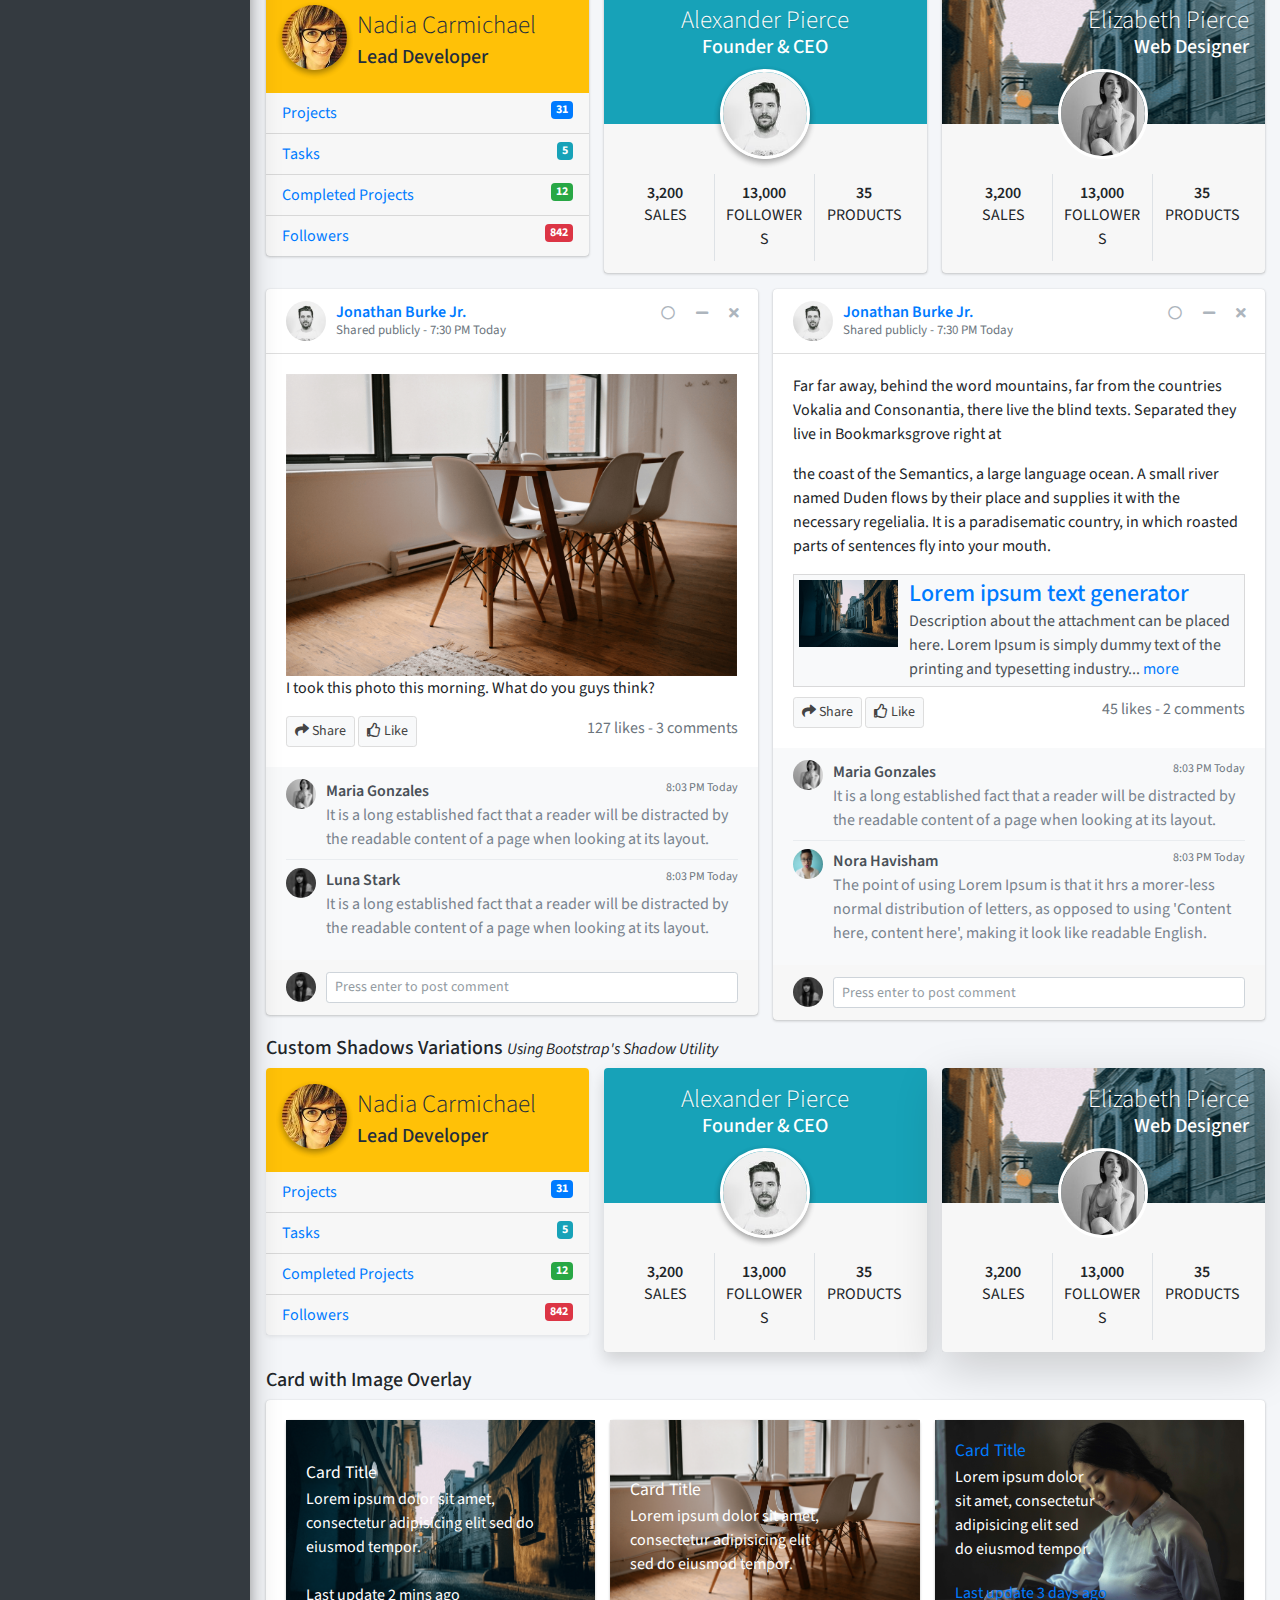
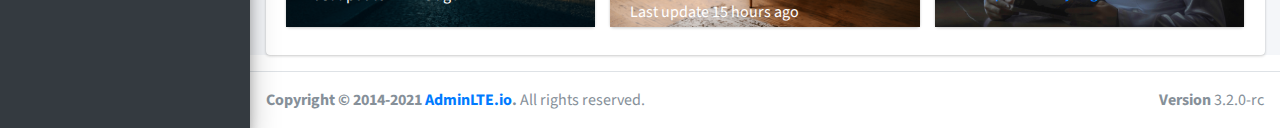
<file: src/AdminLTE/pages/widgets.html>
<!DOCTYPE html>
<html lang="en">
<head>
  <meta charset="utf-8">
  <meta name="viewport" content="width=device-width, initial-scale=1">
  <title>AdminLTE 3 | Widgets</title>

  <!-- Google Font: Source Sans Pro -->
  <link rel="stylesheet" href="https://fonts.googleapis.com/css?family=Source+Sans+Pro:300,400,400i,700&display=fallback">
  <!-- Font Awesome -->
  <link rel="stylesheet" href="../plugins/fontawesome-free/css/all.min.css">
  <!-- Ionicons -->
  <link rel="stylesheet" href="https://code.ionicframework.com/ionicons/2.0.1/css/ionicons.min.css">
  <!-- Theme style -->
  <link rel="stylesheet" href="../dist/css/adminlte.min.css">
</head>
<body class="hold-transition sidebar-mini">
<div class="wrapper">
  <!-- Navbar -->
  <nav class="main-header navbar navbar-expand navbar-white navbar-light">
    <!-- Left navbar links -->
    <ul class="navbar-nav">
      <li class="nav-item">
        <a class="nav-link" data-widget="pushmenu" href="#" role="button"><i class="fas fa-bars"></i></a>
      </li>
      <li class="nav-item d-none d-sm-inline-block">
        <a href="../index3.html" class="nav-link">Home</a>
      </li>
      <li class="nav-item d-none d-sm-inline-block">
        <a href="#" class="nav-link">Contact</a>
      </li>
    </ul>

    <!-- Right navbar links -->
    <ul class="navbar-nav ml-auto">
      <!-- Navbar Search -->
      <li class="nav-item">
        <a class="nav-link" data-widget="navbar-search" href="#" role="button">
          <i class="fas fa-search"></i>
        </a>
        <div class="navbar-search-block">
          <form class="form-inline">
            <div class="input-group input-group-sm">
              <input class="form-control form-control-navbar" type="search" placeholder="Search" aria-label="Search">
              <div class="input-group-append">
                <button class="btn btn-navbar" type="submit">
                  <i class="fas fa-search"></i>
                </button>
                <button class="btn btn-navbar" type="button" data-widget="navbar-search">
                  <i class="fas fa-times"></i>
                </button>
              </div>
            </div>
          </form>
        </div>
      </li>

      <!-- Messages Dropdown Menu -->
      <li class="nav-item dropdown">
        <a class="nav-link" data-toggle="dropdown" href="#">
          <i class="far fa-comments"></i>
          <span class="badge badge-danger navbar-badge">3</span>
        </a>
        <div class="dropdown-menu dropdown-menu-lg dropdown-menu-right">
          <a href="#" class="dropdown-item">
            <!-- Message Start -->
            <div class="media">
              <img src="../dist/img/user1-128x128.jpg" alt="User Avatar" class="img-size-50 mr-3 img-circle">
              <div class="media-body">
                <h3 class="dropdown-item-title">
                  Brad Diesel
                  <span class="float-right text-sm text-danger"><i class="fas fa-star"></i></span>
                </h3>
                <p class="text-sm">Call me whenever you can...</p>
                <p class="text-sm text-muted"><i class="far fa-clock mr-1"></i> 4 Hours Ago</p>
              </div>
            </div>
            <!-- Message End -->
          </a>
          <div class="dropdown-divider"></div>
          <a href="#" class="dropdown-item">
            <!-- Message Start -->
            <div class="media">
              <img src="../dist/img/user8-128x128.jpg" alt="User Avatar" class="img-size-50 img-circle mr-3">
              <div class="media-body">
                <h3 class="dropdown-item-title">
                  John Pierce
                  <span class="float-right text-sm text-muted"><i class="fas fa-star"></i></span>
                </h3>
                <p class="text-sm">I got your message bro</p>
                <p class="text-sm text-muted"><i class="far fa-clock mr-1"></i> 4 Hours Ago</p>
              </div>
            </div>
            <!-- Message End -->
          </a>
          <div class="dropdown-divider"></div>
          <a href="#" class="dropdown-item">
            <!-- Message Start -->
            <div class="media">
              <img src="../dist/img/user3-128x128.jpg" alt="User Avatar" class="img-size-50 img-circle mr-3">
              <div class="media-body">
                <h3 class="dropdown-item-title">
                  Nora Silvester
                  <span class="float-right text-sm text-warning"><i class="fas fa-star"></i></span>
                </h3>
                <p class="text-sm">The subject goes here</p>
                <p class="text-sm text-muted"><i class="far fa-clock mr-1"></i> 4 Hours Ago</p>
              </div>
            </div>
            <!-- Message End -->
          </a>
          <div class="dropdown-divider"></div>
          <a href="#" class="dropdown-item dropdown-footer">See All Messages</a>
        </div>
      </li>
      <!-- Notifications Dropdown Menu -->
      <li class="nav-item dropdown">
        <a class="nav-link" data-toggle="dropdown" href="#">
          <i class="far fa-bell"></i>
          <span class="badge badge-warning navbar-badge">15</span>
        </a>
        <div class="dropdown-menu dropdown-menu-lg dropdown-menu-right">
          <span class="dropdown-item dropdown-header">15 Notifications</span>
          <div class="dropdown-divider"></div>
          <a href="#" class="dropdown-item">
            <i class="fas fa-envelope mr-2"></i> 4 new messages
            <span class="float-right text-muted text-sm">3 mins</span>
          </a>
          <div class="dropdown-divider"></div>
          <a href="#" class="dropdown-item">
            <i class="fas fa-users mr-2"></i> 8 friend requests
            <span class="float-right text-muted text-sm">12 hours</span>
          </a>
          <div class="dropdown-divider"></div>
          <a href="#" class="dropdown-item">
            <i class="fas fa-file mr-2"></i> 3 new reports
            <span class="float-right text-muted text-sm">2 days</span>
          </a>
          <div class="dropdown-divider"></div>
          <a href="#" class="dropdown-item dropdown-footer">See All Notifications</a>
        </div>
      </li>
      <li class="nav-item">
        <a class="nav-link" data-widget="fullscreen" href="#" role="button">
          <i class="fas fa-expand-arrows-alt"></i>
        </a>
      </li>
      <li class="nav-item">
        <a class="nav-link" data-widget="control-sidebar" data-slide="true" href="#" role="button">
          <i class="fas fa-th-large"></i>
        </a>
      </li>
    </ul>
  </nav>
  <!-- /.navbar -->

  <!-- Main Sidebar Container -->
  <aside class="main-sidebar sidebar-dark-primary elevation-4">
    <!-- Brand Logo -->
    <a href="../index3.html" class="brand-link">
      <img src="../dist/img/AdminLTELogo.png" alt="AdminLTE Logo" class="brand-image img-circle elevation-3" style="opacity: .8">
      <span class="brand-text font-weight-light">AdminLTE 3</span>
    </a>

    <!-- Sidebar -->
    <div class="sidebar">
      <!-- Sidebar user panel (optional) -->
      <div class="user-panel mt-3 pb-3 mb-3 d-flex">
        <div class="image">
          <img src="../dist/img/user2-160x160.jpg" class="img-circle elevation-2" alt="User Image">
        </div>
        <div class="info">
          <a href="#" class="d-block">Alexander Pierce</a>
        </div>
      </div>

      <!-- SidebarSearch Form -->
      <div class="form-inline">
        <div class="input-group" data-widget="sidebar-search">
          <input class="form-control form-control-sidebar" type="search" placeholder="Search" aria-label="Search">
          <div class="input-group-append">
            <button class="btn btn-sidebar">
              <i class="fas fa-search fa-fw"></i>
            </button>
          </div>
        </div>
      </div>

      <!-- Sidebar Menu -->
      <nav class="mt-2">
        <ul class="nav nav-pills nav-sidebar flex-column" data-widget="treeview" role="menu" data-accordion="false">
          <!-- Add icons to the links using the .nav-icon class
               with font-awesome or any other icon font library -->
          <li class="nav-item">
            <a href="#" class="nav-link">
              <i class="nav-icon fas fa-tachometer-alt"></i>
              <p>
                Dashboard
                <i class="right fas fa-angle-left"></i>
              </p>
            </a>
            <ul class="nav nav-treeview">
              <li class="nav-item">
                <a href="../index.html" class="nav-link">
                  <i class="far fa-circle nav-icon"></i>
                  <p>Dashboard v1</p>
                </a>
              </li>
              <li class="nav-item">
                <a href="../index2.html" class="nav-link">
                  <i class="far fa-circle nav-icon"></i>
                  <p>Dashboard v2</p>
                </a>
              </li>
              <li class="nav-item">
                <a href="../index3.html" class="nav-link">
                  <i class="far fa-circle nav-icon"></i>
                  <p>Dashboard v3</p>
                </a>
              </li>
            </ul>
          </li>
          <li class="nav-item">
            <a href="widgets.html" class="nav-link active">
              <i class="nav-icon fas fa-th"></i>
              <p>
                Widgets
                <span class="right badge badge-danger">New</span>
              </p>
            </a>
          </li>
          <li class="nav-item">
            <a href="#" class="nav-link">
              <i class="nav-icon fas fa-copy"></i>
              <p>
                Layout Options
                <i class="fas fa-angle-left right"></i>
                <span class="badge badge-info right">6</span>
              </p>
            </a>
            <ul class="nav nav-treeview">
              <li class="nav-item">
                <a href="layout/top-nav.html" class="nav-link">
                  <i class="far fa-circle nav-icon"></i>
                  <p>Top Navigation</p>
                </a>
              </li>
              <li class="nav-item">
                <a href="layout/top-nav-sidebar.html" class="nav-link">
                  <i class="far fa-circle nav-icon"></i>
                  <p>Top Navigation + Sidebar</p>
                </a>
              </li>
              <li class="nav-item">
                <a href="layout/boxed.html" class="nav-link">
                  <i class="far fa-circle nav-icon"></i>
                  <p>Boxed</p>
                </a>
              </li>
              <li class="nav-item">
                <a href="layout/fixed-sidebar.html" class="nav-link">
                  <i class="far fa-circle nav-icon"></i>
                  <p>Fixed Sidebar</p>
                </a>
              </li>
              <li class="nav-item">
                <a href="layout/fixed-sidebar-custom.html" class="nav-link">
                  <i class="far fa-circle nav-icon"></i>
                  <p>Fixed Sidebar <small>+ Custom Area</small></p>
                </a>
              </li>
              <li class="nav-item">
                <a href="layout/fixed-topnav.html" class="nav-link">
                  <i class="far fa-circle nav-icon"></i>
                  <p>Fixed Navbar</p>
                </a>
              </li>
              <li class="nav-item">
                <a href="layout/fixed-footer.html" class="nav-link">
                  <i class="far fa-circle nav-icon"></i>
                  <p>Fixed Footer</p>
                </a>
              </li>
              <li class="nav-item">
                <a href="layout/collapsed-sidebar.html" class="nav-link">
                  <i class="far fa-circle nav-icon"></i>
                  <p>Collapsed Sidebar</p>
                </a>
              </li>
            </ul>
          </li>
          <li class="nav-item">
            <a href="#" class="nav-link">
              <i class="nav-icon fas fa-chart-pie"></i>
              <p>
                Charts
                <i class="right fas fa-angle-left"></i>
              </p>
            </a>
            <ul class="nav nav-treeview">
              <li class="nav-item">
                <a href="charts/chartjs.html" class="nav-link">
                  <i class="far fa-circle nav-icon"></i>
                  <p>ChartJS</p>
                </a>
              </li>
              <li class="nav-item">
                <a href="charts/flot.html" class="nav-link">
                  <i class="far fa-circle nav-icon"></i>
                  <p>Flot</p>
                </a>
              </li>
              <li class="nav-item">
                <a href="charts/inline.html" class="nav-link">
                  <i class="far fa-circle nav-icon"></i>
                  <p>Inline</p>
                </a>
              </li>
              <li class="nav-item">
                <a href="charts/uplot.html" class="nav-link">
                  <i class="far fa-circle nav-icon"></i>
                  <p>uPlot</p>
                </a>
              </li>
            </ul>
          </li>
          <li class="nav-item">
            <a href="#" class="nav-link">
              <i class="nav-icon fas fa-tree"></i>
              <p>
                UI Elements
                <i class="fas fa-angle-left right"></i>
              </p>
            </a>
            <ul class="nav nav-treeview">
              <li class="nav-item">
                <a href="UI/general.html" class="nav-link">
                  <i class="far fa-circle nav-icon"></i>
                  <p>General</p>
                </a>
              </li>
              <li class="nav-item">
                <a href="UI/icons.html" class="nav-link">
                  <i class="far fa-circle nav-icon"></i>
                  <p>Icons</p>
                </a>
              </li>
              <li class="nav-item">
                <a href="UI/buttons.html" class="nav-link">
                  <i class="far fa-circle nav-icon"></i>
                  <p>Buttons</p>
                </a>
              </li>
              <li class="nav-item">
                <a href="UI/sliders.html" class="nav-link">
                  <i class="far fa-circle nav-icon"></i>
                  <p>Sliders</p>
                </a>
              </li>
              <li class="nav-item">
                <a href="UI/modals.html" class="nav-link">
                  <i class="far fa-circle nav-icon"></i>
                  <p>Modals & Alerts</p>
                </a>
              </li>
              <li class="nav-item">
                <a href="UI/navbar.html" class="nav-link">
                  <i class="far fa-circle nav-icon"></i>
                  <p>Navbar & Tabs</p>
                </a>
              </li>
              <li class="nav-item">
                <a href="UI/timeline.html" class="nav-link">
                  <i class="far fa-circle nav-icon"></i>
                  <p>Timeline</p>
                </a>
              </li>
              <li class="nav-item">
                <a href="UI/ribbons.html" class="nav-link">
                  <i class="far fa-circle nav-icon"></i>
                  <p>Ribbons</p>
                </a>
              </li>
            </ul>
          </li>
          <li class="nav-item">
            <a href="#" class="nav-link">
              <i class="nav-icon fas fa-edit"></i>
              <p>
                Forms
                <i class="fas fa-angle-left right"></i>
              </p>
            </a>
            <ul class="nav nav-treeview">
              <li class="nav-item">
                <a href="forms/general.html" class="nav-link">
                  <i class="far fa-circle nav-icon"></i>
                  <p>General Elements</p>
                </a>
              </li>
              <li class="nav-item">
                <a href="forms/advanced.html" class="nav-link">
                  <i class="far fa-circle nav-icon"></i>
                  <p>Advanced Elements</p>
                </a>
              </li>
              <li class="nav-item">
                <a href="forms/editors.html" class="nav-link">
                  <i class="far fa-circle nav-icon"></i>
                  <p>Editors</p>
                </a>
              </li>
              <li class="nav-item">
                <a href="forms/validation.html" class="nav-link">
                  <i class="far fa-circle nav-icon"></i>
                  <p>Validation</p>
                </a>
              </li>
            </ul>
          </li>
          <li class="nav-item">
            <a href="#" class="nav-link">
              <i class="nav-icon fas fa-table"></i>
              <p>
                Tables
                <i class="fas fa-angle-left right"></i>
              </p>
            </a>
            <ul class="nav nav-treeview">
              <li class="nav-item">
                <a href="tables/simple.html" class="nav-link">
                  <i class="far fa-circle nav-icon"></i>
                  <p>Simple Tables</p>
                </a>
              </li>
              <li class="nav-item">
                <a href="tables/data.html" class="nav-link">
                  <i class="far fa-circle nav-icon"></i>
                  <p>DataTables</p>
                </a>
              </li>
              <li class="nav-item">
                <a href="tables/jsgrid.html" class="nav-link">
                  <i class="far fa-circle nav-icon"></i>
                  <p>jsGrid</p>
                </a>
              </li>
            </ul>
          </li>
          <li class="nav-header">EXAMPLES</li>
          <li class="nav-item">
            <a href="calendar.html" class="nav-link">
              <i class="nav-icon far fa-calendar-alt"></i>
              <p>
                Calendar
                <span class="badge badge-info right">2</span>
              </p>
            </a>
          </li>
          <li class="nav-item">
            <a href="gallery.html" class="nav-link">
              <i class="nav-icon far fa-image"></i>
              <p>
                Gallery
              </p>
            </a>
          </li>
          <li class="nav-item">
            <a href="kanban.html" class="nav-link">
              <i class="nav-icon fas fa-columns"></i>
              <p>
                Kanban Board
              </p>
            </a>
          </li>
          <li class="nav-item">
            <a href="#" class="nav-link">
              <i class="nav-icon far fa-envelope"></i>
              <p>
                Mailbox
                <i class="fas fa-angle-left right"></i>
              </p>
            </a>
            <ul class="nav nav-treeview">
              <li class="nav-item">
                <a href="mailbox/mailbox.html" class="nav-link">
                  <i class="far fa-circle nav-icon"></i>
                  <p>Inbox</p>
                </a>
              </li>
              <li class="nav-item">
                <a href="mailbox/compose.html" class="nav-link">
                  <i class="far fa-circle nav-icon"></i>
                  <p>Compose</p>
                </a>
              </li>
              <li class="nav-item">
                <a href="mailbox/read-mail.html" class="nav-link">
                  <i class="far fa-circle nav-icon"></i>
                  <p>Read</p>
                </a>
              </li>
            </ul>
          </li>
          <li class="nav-item">
            <a href="#" class="nav-link">
              <i class="nav-icon fas fa-book"></i>
              <p>
                Pages
                <i class="fas fa-angle-left right"></i>
              </p>
            </a>
            <ul class="nav nav-treeview">
              <li class="nav-item">
                <a href="examples/invoice.html" class="nav-link">
                  <i class="far fa-circle nav-icon"></i>
                  <p>Invoice</p>
                </a>
              </li>
              <li class="nav-item">
                <a href="examples/profile.html" class="nav-link">
                  <i class="far fa-circle nav-icon"></i>
                  <p>Profile</p>
                </a>
              </li>
              <li class="nav-item">
                <a href="examples/e-commerce.html" class="nav-link">
                  <i class="far fa-circle nav-icon"></i>
                  <p>E-commerce</p>
                </a>
              </li>
              <li class="nav-item">
                <a href="examples/projects.html" class="nav-link">
                  <i class="far fa-circle nav-icon"></i>
                  <p>Projects</p>
                </a>
              </li>
              <li class="nav-item">
                <a href="examples/project-add.html" class="nav-link">
                  <i class="far fa-circle nav-icon"></i>
                  <p>Project Add</p>
                </a>
              </li>
              <li class="nav-item">
                <a href="examples/project-edit.html" class="nav-link">
                  <i class="far fa-circle nav-icon"></i>
                  <p>Project Edit</p>
                </a>
              </li>
              <li class="nav-item">
                <a href="examples/project-detail.html" class="nav-link">
                  <i class="far fa-circle nav-icon"></i>
                  <p>Project Detail</p>
                </a>
              </li>
              <li class="nav-item">
                <a href="examples/contacts.html" class="nav-link">
                  <i class="far fa-circle nav-icon"></i>
                  <p>Contacts</p>
                </a>
              </li>
              <li class="nav-item">
                <a href="examples/faq.html" class="nav-link">
                  <i class="far fa-circle nav-icon"></i>
                  <p>FAQ</p>
                </a>
              </li>
              <li class="nav-item">
                <a href="examples/contact-us.html" class="nav-link">
                  <i class="far fa-circle nav-icon"></i>
                  <p>Contact us</p>
                </a>
              </li>
            </ul>
          </li>
          <li class="nav-item">
            <a href="#" class="nav-link">
              <i class="nav-icon far fa-plus-square"></i>
              <p>
                Extras
                <i class="fas fa-angle-left right"></i>
              </p>
            </a>
            <ul class="nav nav-treeview">
              <li class="nav-item">
                <a href="#" class="nav-link">
                  <i class="far fa-circle nav-icon"></i>
                  <p>
                    Login & Register v1
                    <i class="fas fa-angle-left right"></i>
                  </p>
                </a>
                <ul class="nav nav-treeview">
                  <li class="nav-item">
                    <a href="examples/login.html" class="nav-link">
                      <i class="far fa-circle nav-icon"></i>
                      <p>Login v1</p>
                    </a>
                  </li>
                  <li class="nav-item">
                    <a href="examples/register.html" class="nav-link">
                      <i class="far fa-circle nav-icon"></i>
                      <p>Register v1</p>
                    </a>
                  </li>
                  <li class="nav-item">
                    <a href="examples/forgot-password.html" class="nav-link">
                      <i class="far fa-circle nav-icon"></i>
                      <p>Forgot Password v1</p>
                    </a>
                  </li>
                  <li class="nav-item">
                    <a href="examples/recover-password.html" class="nav-link">
                      <i class="far fa-circle nav-icon"></i>
                      <p>Recover Password v1</p>
                    </a>
                  </li>
                </ul>
              </li>
              <li class="nav-item">
                <a href="#" class="nav-link">
                  <i class="far fa-circle nav-icon"></i>
                  <p>
                    Login & Register v2
                    <i class="fas fa-angle-left right"></i>
                  </p>
                </a>
                <ul class="nav nav-treeview">
                  <li class="nav-item">
                    <a href="examples/login-v2.html" class="nav-link">
                      <i class="far fa-circle nav-icon"></i>
                      <p>Login v2</p>
                    </a>
                  </li>
                  <li class="nav-item">
                    <a href="examples/register-v2.html" class="nav-link">
                      <i class="far fa-circle nav-icon"></i>
                      <p>Register v2</p>
                    </a>
                  </li>
                  <li class="nav-item">
                    <a href="examples/forgot-password-v2.html" class="nav-link">
                      <i class="far fa-circle nav-icon"></i>
                      <p>Forgot Password v2</p>
                    </a>
                  </li>
                  <li class="nav-item">
                    <a href="examples/recover-password-v2.html" class="nav-link">
                      <i class="far fa-circle nav-icon"></i>
                      <p>Recover Password v2</p>
                    </a>
                  </li>
                </ul>
              </li>
              <li class="nav-item">
                <a href="examples/lockscreen.html" class="nav-link">
                  <i class="far fa-circle nav-icon"></i>
                  <p>Lockscreen</p>
                </a>
              </li>
              <li class="nav-item">
                <a href="examples/legacy-user-menu.html" class="nav-link">
                  <i class="far fa-circle nav-icon"></i>
                  <p>Legacy User Menu</p>
                </a>
              </li>
              <li class="nav-item">
                <a href="examples/language-menu.html" class="nav-link">
                  <i class="far fa-circle nav-icon"></i>
                  <p>Language Menu</p>
                </a>
              </li>
              <li class="nav-item">
                <a href="examples/404.html" class="nav-link">
                  <i class="far fa-circle nav-icon"></i>
                  <p>Error 404</p>
                </a>
              </li>
              <li class="nav-item">
                <a href="examples/500.html" class="nav-link">
                  <i class="far fa-circle nav-icon"></i>
                  <p>Error 500</p>
                </a>
              </li>
              <li class="nav-item">
                <a href="examples/pace.html" class="nav-link">
                  <i class="far fa-circle nav-icon"></i>
                  <p>Pace</p>
                </a>
              </li>
              <li class="nav-item">
                <a href="examples/blank.html" class="nav-link">
                  <i class="far fa-circle nav-icon"></i>
                  <p>Blank Page</p>
                </a>
              </li>
              <li class="nav-item">
                <a href="../starter.html" class="nav-link">
                  <i class="far fa-circle nav-icon"></i>
                  <p>Starter Page</p>
                </a>
              </li>
            </ul>
          </li>
          <li class="nav-item">
            <a href="#" class="nav-link">
              <i class="nav-icon fas fa-search"></i>
              <p>
                Search
                <i class="fas fa-angle-left right"></i>
              </p>
            </a>
            <ul class="nav nav-treeview">
              <li class="nav-item">
                <a href="search/simple.html" class="nav-link">
                  <i class="far fa-circle nav-icon"></i>
                  <p>Simple Search</p>
                </a>
              </li>
              <li class="nav-item">
                <a href="search/enhanced.html" class="nav-link">
                  <i class="far fa-circle nav-icon"></i>
                  <p>Enhanced</p>
                </a>
              </li>
            </ul>
          </li>
          <li class="nav-header">MISCELLANEOUS</li>
          <li class="nav-item">
            <a href="../iframe.html" class="nav-link">
              <i class="nav-icon fas fa-ellipsis-h"></i>
              <p>Tabbed IFrame Plugin</p>
            </a>
          </li>
          <li class="nav-item">
            <a href="https://adminlte.io/docs/3.1/" class="nav-link">
              <i class="nav-icon fas fa-file"></i>
              <p>Documentation</p>
            </a>
          </li>
          <li class="nav-header">MULTI LEVEL EXAMPLE</li>
          <li class="nav-item">
            <a href="#" class="nav-link">
              <i class="fas fa-circle nav-icon"></i>
              <p>Level 1</p>
            </a>
          </li>
          <li class="nav-item">
            <a href="#" class="nav-link">
              <i class="nav-icon fas fa-circle"></i>
              <p>
                Level 1
                <i class="right fas fa-angle-left"></i>
              </p>
            </a>
            <ul class="nav nav-treeview">
              <li class="nav-item">
                <a href="#" class="nav-link">
                  <i class="far fa-circle nav-icon"></i>
                  <p>Level 2</p>
                </a>
              </li>
              <li class="nav-item">
                <a href="#" class="nav-link">
                  <i class="far fa-circle nav-icon"></i>
                  <p>
                    Level 2
                    <i class="right fas fa-angle-left"></i>
                  </p>
                </a>
                <ul class="nav nav-treeview">
                  <li class="nav-item">
                    <a href="#" class="nav-link">
                      <i class="far fa-dot-circle nav-icon"></i>
                      <p>Level 3</p>
                    </a>
                  </li>
                  <li class="nav-item">
                    <a href="#" class="nav-link">
                      <i class="far fa-dot-circle nav-icon"></i>
                      <p>Level 3</p>
                    </a>
                  </li>
                  <li class="nav-item">
                    <a href="#" class="nav-link">
                      <i class="far fa-dot-circle nav-icon"></i>
                      <p>Level 3</p>
                    </a>
                  </li>
                </ul>
              </li>
              <li class="nav-item">
                <a href="#" class="nav-link">
                  <i class="far fa-circle nav-icon"></i>
                  <p>Level 2</p>
                </a>
              </li>
            </ul>
          </li>
          <li class="nav-item">
            <a href="#" class="nav-link">
              <i class="fas fa-circle nav-icon"></i>
              <p>Level 1</p>
            </a>
          </li>
          <li class="nav-header">LABELS</li>
          <li class="nav-item">
            <a href="#" class="nav-link">
              <i class="nav-icon far fa-circle text-danger"></i>
              <p class="text">Important</p>
            </a>
          </li>
          <li class="nav-item">
            <a href="#" class="nav-link">
              <i class="nav-icon far fa-circle text-warning"></i>
              <p>Warning</p>
            </a>
          </li>
          <li class="nav-item">
            <a href="#" class="nav-link">
              <i class="nav-icon far fa-circle text-info"></i>
              <p>Informational</p>
            </a>
          </li>
        </ul>
      </nav>
      <!-- /.sidebar-menu -->
    </div>
    <!-- /.sidebar -->
  </aside>

  <!-- Content Wrapper. Contains page content -->
  <div class="content-wrapper">
    <!-- Content Header (Page header) -->
    <section class="content-header">
      <div class="container-fluid">
        <div class="row mb-2">
          <div class="col-sm-6">
            <h1>Widgets</h1>
          </div>
          <div class="col-sm-6">
            <ol class="breadcrumb float-sm-right">
              <li class="breadcrumb-item"><a href="#">Home</a></li>
              <li class="breadcrumb-item active">Widgets</li>
            </ol>
          </div>
        </div>
      </div><!-- /.container-fluid -->
    </section>

    <!-- Main content -->
    <section class="content">
      <div class="container-fluid">
        <h5 class="mb-2">Info Box</h5>
        <div class="row">
          <div class="col-md-3 col-sm-6 col-12">
            <div class="info-box">
              <span class="info-box-icon bg-info"><i class="far fa-envelope"></i></span>

              <div class="info-box-content">
                <span class="info-box-text">Messages</span>
                <span class="info-box-number">1,410</span>
              </div>
              <!-- /.info-box-content -->
            </div>
            <!-- /.info-box -->
          </div>
          <!-- /.col -->
          <div class="col-md-3 col-sm-6 col-12">
            <div class="info-box">
              <span class="info-box-icon bg-success"><i class="far fa-flag"></i></span>

              <div class="info-box-content">
                <span class="info-box-text">Bookmarks</span>
                <span class="info-box-number">410</span>
              </div>
              <!-- /.info-box-content -->
            </div>
            <!-- /.info-box -->
          </div>
          <!-- /.col -->
          <div class="col-md-3 col-sm-6 col-12">
            <div class="info-box">
              <span class="info-box-icon bg-warning"><i class="far fa-copy"></i></span>

              <div class="info-box-content">
                <span class="info-box-text">Uploads</span>
                <span class="info-box-number">13,648</span>
              </div>
              <!-- /.info-box-content -->
            </div>
            <!-- /.info-box -->
          </div>
          <!-- /.col -->
          <div class="col-md-3 col-sm-6 col-12">
            <div class="info-box">
              <span class="info-box-icon bg-danger"><i class="far fa-star"></i></span>

              <div class="info-box-content">
                <span class="info-box-text">Likes</span>
                <span class="info-box-number">93,139</span>
              </div>
              <!-- /.info-box-content -->
            </div>
            <!-- /.info-box -->
          </div>
          <!-- /.col -->
        </div>
        <!-- /.row -->

        <!-- =========================================================== -->
        <h5 class="mb-2">Info Box With Custom Shadows <small><i>Using Bootstrap's Shadow Utility</i></small></h5>
        <div class="row">
          <div class="col-md-3 col-sm-6 col-12">
            <div class="info-box shadow-none">
              <span class="info-box-icon bg-info"><i class="far fa-envelope"></i></span>

              <div class="info-box-content">
                <span class="info-box-text">Shadows</span>
                <span class="info-box-number">None</span>
              </div>
              <!-- /.info-box-content -->
            </div>
            <!-- /.info-box -->
          </div>
          <!-- /.col -->
          <div class="col-md-3 col-sm-6 col-12">
            <div class="info-box shadow-sm">
              <span class="info-box-icon bg-success"><i class="far fa-flag"></i></span>

              <div class="info-box-content">
                <span class="info-box-text">Shadows</span>
                <span class="info-box-number">Small</span>
              </div>
              <!-- /.info-box-content -->
            </div>
            <!-- /.info-box -->
          </div>
          <!-- /.col -->
          <div class="col-md-3 col-sm-6 col-12">
            <div class="info-box shadow">
              <span class="info-box-icon bg-warning"><i class="far fa-copy"></i></span>

              <div class="info-box-content">
                <span class="info-box-text">Shadows</span>
                <span class="info-box-number">Regular</span>
              </div>
              <!-- /.info-box-content -->
            </div>
            <!-- /.info-box -->
          </div>
          <!-- /.col -->
          <div class="col-md-3 col-sm-6 col-12">
            <div class="info-box shadow-lg">
              <span class="info-box-icon bg-danger"><i class="far fa-star"></i></span>

              <div class="info-box-content">
                <span class="info-box-text">Shadows</span>
                <span class="info-box-number">Large</span>
              </div>
              <!-- /.info-box-content -->
            </div>
            <!-- /.info-box -->
          </div>
          <!-- /.col -->
        </div>
        <!-- /.row -->

        <!-- =========================================================== -->
        <h5 class="mt-4 mb-2">Info Box With <code>bg-*</code></h5>
        <div class="row">
          <div class="col-md-3 col-sm-6 col-12">
            <div class="info-box bg-info">
              <span class="info-box-icon"><i class="far fa-bookmark"></i></span>

              <div class="info-box-content">
                <span class="info-box-text">Bookmarks</span>
                <span class="info-box-number">41,410</span>

                <div class="progress">
                  <div class="progress-bar" style="width: 70%"></div>
                </div>
                <span class="progress-description">
                  70% Increase in 30 Days
                </span>
              </div>
              <!-- /.info-box-content -->
            </div>
            <!-- /.info-box -->
          </div>
          <!-- /.col -->
          <div class="col-md-3 col-sm-6 col-12">
            <div class="info-box bg-success">
              <span class="info-box-icon"><i class="far fa-thumbs-up"></i></span>

              <div class="info-box-content">
                <span class="info-box-text">Likes</span>
                <span class="info-box-number">41,410</span>

                <div class="progress">
                  <div class="progress-bar" style="width: 70%"></div>
                </div>
                <span class="progress-description">
                  70% Increase in 30 Days
                </span>
              </div>
              <!-- /.info-box-content -->
            </div>
            <!-- /.info-box -->
          </div>
          <!-- /.col -->
          <div class="col-md-3 col-sm-6 col-12">
            <div class="info-box bg-warning">
              <span class="info-box-icon"><i class="far fa-calendar-alt"></i></span>

              <div class="info-box-content">
                <span class="info-box-text">Events</span>
                <span class="info-box-number">41,410</span>

                <div class="progress">
                  <div class="progress-bar" style="width: 70%"></div>
                </div>
                <span class="progress-description">
                  70% Increase in 30 Days
                </span>
              </div>
              <!-- /.info-box-content -->
            </div>
            <!-- /.info-box -->
          </div>
          <!-- /.col -->
          <div class="col-md-3 col-sm-6 col-12">
            <div class="info-box bg-danger">
              <span class="info-box-icon"><i class="fas fa-comments"></i></span>

              <div class="info-box-content">
                <span class="info-box-text">Comments</span>
                <span class="info-box-number">41,410</span>

                <div class="progress">
                  <div class="progress-bar" style="width: 70%"></div>
                </div>
                <span class="progress-description">
                  70% Increase in 30 Days
                </span>
              </div>
              <!-- /.info-box-content -->
            </div>
            <!-- /.info-box -->
          </div>
          <!-- /.col -->
        </div>
        <!-- /.row -->

        <!-- =========================================================== -->
        <h5 class="mt-4 mb-2">Info Box With <code>bg-gradient-*</code></h5>
        <div class="row">
          <div class="col-md-3 col-sm-6 col-12">
            <div class="info-box bg-gradient-info">
              <span class="info-box-icon"><i class="far fa-bookmark"></i></span>

              <div class="info-box-content">
                <span class="info-box-text">Bookmarks</span>
                <span class="info-box-number">41,410</span>

                <div class="progress">
                  <div class="progress-bar" style="width: 70%"></div>
                </div>
                <span class="progress-description">
                  70% Increase in 30 Days
                </span>
              </div>
              <!-- /.info-box-content -->
            </div>
            <!-- /.info-box -->
          </div>
          <!-- /.col -->
          <div class="col-md-3 col-sm-6 col-12">
            <div class="info-box bg-gradient-success">
              <span class="info-box-icon"><i class="far fa-thumbs-up"></i></span>

              <div class="info-box-content">
                <span class="info-box-text">Likes</span>
                <span class="info-box-number">41,410</span>

                <div class="progress">
                  <div class="progress-bar" style="width: 70%"></div>
                </div>
                <span class="progress-description">
                  70% Increase in 30 Days
                </span>
              </div>
              <!-- /.info-box-content -->
            </div>
            <!-- /.info-box -->
          </div>
          <!-- /.col -->
          <div class="col-md-3 col-sm-6 col-12">
            <div class="info-box bg-gradient-warning">
              <span class="info-box-icon"><i class="far fa-calendar-alt"></i></span>

              <div class="info-box-content">
                <span class="info-box-text">Events</span>
                <span class="info-box-number">41,410</span>

                <div class="progress">
                  <div class="progress-bar" style="width: 70%"></div>
                </div>
                <span class="progress-description">
                  70% Increase in 30 Days
                </span>
              </div>
              <!-- /.info-box-content -->
            </div>
            <!-- /.info-box -->
          </div>
          <!-- /.col -->
          <div class="col-md-3 col-sm-6 col-12">
            <div class="info-box bg-gradient-danger">
              <span class="info-box-icon"><i class="fas fa-comments"></i></span>

              <div class="info-box-content">
                <span class="info-box-text">Comments</span>
                <span class="info-box-number">41,410</span>

                <div class="progress">
                  <div class="progress-bar" style="width: 70%"></div>
                </div>
                <span class="progress-description">
                  70% Increase in 30 Days
                </span>
              </div>
              <!-- /.info-box-content -->
            </div>
            <!-- /.info-box -->
          </div>
          <!-- /.col -->
        </div>
        <!-- /.row -->

        <!-- =========================================================== -->

        <!-- Small Box (Stat card) -->
        <h5 class="mb-2 mt-4">Small Box</h5>
        <div class="row">
          <div class="col-lg-3 col-6">
            <!-- small card -->
            <div class="small-box bg-info">
              <div class="inner">
                <h3>150</h3>

                <p>New Orders</p>
              </div>
              <div class="icon">
                <i class="fas fa-shopping-cart"></i>
              </div>
              <a href="#" class="small-box-footer">
                More info <i class="fas fa-arrow-circle-right"></i>
              </a>
            </div>
          </div>
          <!-- ./col -->
          <div class="col-lg-3 col-6">
            <!-- small card -->
            <div class="small-box bg-success">
              <div class="inner">
                <h3>53<sup style="font-size: 20px">%</sup></h3>

                <p>Bounce Rate</p>
              </div>
              <div class="icon">
                <i class="ion ion-stats-bars"></i>
              </div>
              <a href="#" class="small-box-footer">
                More info <i class="fas fa-arrow-circle-right"></i>
              </a>
            </div>
          </div>
          <!-- ./col -->
          <div class="col-lg-3 col-6">
            <!-- small card -->
            <div class="small-box bg-warning">
              <div class="inner">
                <h3>44</h3>

                <p>User Registrations</p>
              </div>
              <div class="icon">
                <i class="fas fa-user-plus"></i>
              </div>
              <a href="#" class="small-box-footer">
                More info <i class="fas fa-arrow-circle-right"></i>
              </a>
            </div>
          </div>
          <!-- ./col -->
          <div class="col-lg-3 col-6">
            <!-- small card -->
            <div class="small-box bg-danger">
              <div class="inner">
                <h3>65</h3>

                <p>Unique Visitors</p>
              </div>
              <div class="icon">
                <i class="fas fa-chart-pie"></i>
              </div>
              <a href="#" class="small-box-footer">
                More info <i class="fas fa-arrow-circle-right"></i>
              </a>
            </div>
          </div>
          <!-- ./col -->
        </div>
        <!-- /.row -->

        <!-- Small Box (Stat card) -->
        <div class="row">
          <div class="col-lg-3 col-6">
            <!-- small card -->
            <div class="small-box bg-info">
              <!-- Loading (remove the following to stop the loading)-->
              <div class="overlay">
                <i class="fas fa-3x fa-sync-alt"></i>
              </div>
              <!-- end loading -->
              <div class="inner">
                <h3>150</h3>

                <p>New Orders</p>
              </div>
              <div class="icon">
                <i class="fas fa-shopping-cart"></i>
              </div>
              <a href="#" class="small-box-footer">
                More info <i class="fas fa-arrow-circle-right"></i>
              </a>
            </div>
          </div>
          <!-- ./col -->
          <div class="col-lg-3 col-6">
            <!-- small card -->
            <div class="small-box bg-success">
              <!-- Loading (remove the following to stop the loading)-->
              <div class="overlay dark">
                <i class="fas fa-3x fa-sync-alt"></i>
              </div>
              <!-- end loading -->
              <div class="inner">
                <h3>53<sup style="font-size: 20px">%</sup></h3>

                <p>Bounce Rate</p>
              </div>
              <div class="icon">
                <i class="ion ion-stats-bars"></i>
              </div>
              <a href="#" class="small-box-footer">
                More info <i class="fas fa-arrow-circle-right"></i>
              </a>
            </div>
          </div>
          <!-- ./col -->
        </div>
        <!-- /.row -->

        <!-- =========================================================== -->
        <h4 class="mb-2 mt-4">Cards</h4>
        <h5 class="mb-2">Abilities</h5>
        <div class="row">
          <div class="col-md-3">
            <div class="card card-primary collapsed-card">
              <div class="card-header">
                <h3 class="card-title">Expandable</h3>

                <div class="card-tools">
                  <button type="button" class="btn btn-tool" data-card-widget="collapse"><i class="fas fa-plus"></i>
                  </button>
                </div>
                <!-- /.card-tools -->
              </div>
              <!-- /.card-header -->
              <div class="card-body">
                The body of the card
              </div>
              <!-- /.card-body -->
            </div>
            <!-- /.card -->
          </div>
          <!-- /.col -->
          <div class="col-md-3">
            <div class="card card-success">
              <div class="card-header">
                <h3 class="card-title">Collapsable</h3>

                <div class="card-tools">
                  <button type="button" class="btn btn-tool" data-card-widget="collapse"><i class="fas fa-minus"></i>
                  </button>
                </div>
                <!-- /.card-tools -->
              </div>
              <!-- /.card-header -->
              <div class="card-body">
                The body of the card
              </div>
              <!-- /.card-body -->
            </div>
            <!-- /.card -->
          </div>
          <!-- /.col -->
          <div class="col-md-3">
            <div class="card card-warning">
              <div class="card-header">
                <h3 class="card-title">Removable</h3>

                <div class="card-tools">
                  <button type="button" class="btn btn-tool" data-card-widget="remove"><i class="fas fa-times"></i>
                  </button>
                </div>
                <!-- /.card-tools -->
              </div>
              <!-- /.card-header -->
              <div class="card-body">
                The body of the card
              </div>
              <!-- /.card-body -->
            </div>
            <!-- /.card -->
          </div>
          <!-- /.col -->
          <div class="col-md-3">
            <div class="card card-danger">
              <div class="card-header">
                <h3 class="card-title">Maximizable</h3>

                <div class="card-tools">
                  <button type="button" class="btn btn-tool" data-card-widget="maximize"><i class="fas fa-expand"></i>
                  </button>
                </div>
                <!-- /.card-tools -->
              </div>
              <!-- /.card-header -->
              <div class="card-body">
                The body of the card
              </div>
              <!-- /.card-body -->
            </div>
            <!-- /.card -->
          </div>
          <!-- /.col -->
        </div>
        <!-- /.row -->

        <div class="row">
          <div class="col-md-3">
            <div class="card card-primary">
              <div class="card-header">
                <h3 class="card-title">Card Refresh</h3>

                <div class="card-tools">
                  <button type="button" class="btn btn-tool" data-card-widget="card-refresh" data-source="widgets.html" data-source-selector="#card-refresh-content">
                    <i class="fas fa-sync-alt"></i>
                  </button>
                </div>
                <!-- /.card-tools -->
              </div>
              <!-- /.card-header -->
              <div class="card-body">
                The body of the card
              </div>
              <!-- /.card-body -->
            </div>
            <!-- /.card -->
            <div class="d-none" id="card-refresh-content">
                The body of the card after card refresh
            </div>
          </div>
          <!-- /.col -->
          <div class="col-md-3">
            <div class="card card-success">
              <div class="card-header">
                <h3 class="card-title">All together</h3>

                <div class="card-tools">
                  <button type="button" class="btn btn-tool" data-card-widget="card-refresh" data-source="widgets.html" data-source-selector="#card-refresh-content" data-load-on-init="false">
                    <i class="fas fa-sync-alt"></i>
                  </button>
                  <button type="button" class="btn btn-tool" data-card-widget="maximize">
                    <i class="fas fa-expand"></i>
                  </button>
                  <button type="button" class="btn btn-tool" data-card-widget="collapse">
                    <i class="fas fa-minus"></i>
                  </button>
                  <button type="button" class="btn btn-tool" data-card-widget="remove">
                    <i class="fas fa-times"></i>
                  </button>
                </div>
                <!-- /.card-tools -->
              </div>
              <!-- /.card-header -->
              <div class="card-body">
                The body of the card
              </div>
              <!-- /.card-body -->
            </div>
            <!-- /.card -->
          </div>
          <!-- /.col -->
          <div class="col-md-3">
            <div class="card card-warning">
              <div class="card-header">
                <h3 class="card-title">Loading state</h3>
              </div>
              <div class="card-body">
                The body of the card
              </div>
              <!-- /.card-body -->
              <!-- Loading (remove the following to stop the loading)-->
              <div class="overlay">
                <i class="fas fa-2x fa-sync-alt"></i>
              </div>
              <!-- end loading -->
            </div>
            <!-- /.card -->
          </div>
          <!-- /.col -->
          <div class="col-md-3">
            <div class="card card-danger">
              <div class="card-header">
                <h3 class="card-title">Loading state (dark)</h3>
              </div>
              <div class="card-body">
                The body of the card
              </div>
              <!-- /.card-body -->
              <!-- Loading (remove the following to stop the loading)-->
              <div class="overlay dark">
                <i class="fas fa-2x fa-sync-alt"></i>
              </div>
              <!-- end loading -->
            </div>
            <!-- /.card -->
          </div>
          <!-- /.col -->
        </div>
        <!-- /.row -->

        <!-- =========================================================== -->
        <h5 class="mb-2">Custom Shadows Variations <small><i>Using Bootstrap's Shadow Utility</i></small></h5>
        <div class="row">
          <div class="col-md-3">
            <div class="card card-primary shadow-none">
              <div class="card-header">
                <h3 class="card-title">Shadow - None</h3>

                <div class="card-tools">
                  <button type="button" class="btn btn-tool" data-card-widget="collapse">
                    <i class="fas fa-minus"></i>
                  </button>
                </div>
                <!-- /.card-tools -->
              </div>
              <!-- /.card-header -->
              <div class="card-body">
                The body of the card
              </div>
              <!-- /.card-body -->
            </div>
            <!-- /.card -->
          </div>
          <!-- /.col -->
          <div class="col-md-3">
            <div class="card card-success shadow-sm">
              <div class="card-header">
                <h3 class="card-title">Shadow - Small</h3>

                <div class="card-tools">
                  <button type="button" class="btn btn-tool" data-card-widget="collapse">
                    <i class="fas fa-minus"></i>
                  </button>
                </div>
                <!-- /.card-tools -->
              </div>
              <!-- /.card-header -->
              <div class="card-body">
                The body of the card
              </div>
              <!-- /.card-body -->
            </div>
            <!-- /.card -->
          </div>
          <!-- /.col -->
          <div class="col-md-3">
            <div class="card card-warning shadow">
              <div class="card-header">
                <h3 class="card-title">Shadow - Regular</h3>

                <div class="card-tools">
                  <button type="button" class="btn btn-tool" data-card-widget="remove"><i class="fas fa-times"></i>
                  </button>
                </div>
                <!-- /.card-tools -->
              </div>
              <!-- /.card-header -->
              <div class="card-body">
                The body of the card
              </div>
              <!-- /.card-body -->
            </div>
            <!-- /.card -->
          </div>
          <!-- /.col -->
          <div class="col-md-3">
            <div class="card card-danger shadow-lg">
              <div class="card-header">
                <h3 class="card-title">Shadow - Large</h3>

                <div class="card-tools">
                  <button type="button" class="btn btn-tool" data-card-widget="maximize"><i class="fas fa-expand"></i>
                  </button>
                </div>
                <!-- /.card-tools -->
              </div>
              <!-- /.card-header -->
              <div class="card-body">
                The body of the card
              </div>
              <!-- /.card-body -->
            </div>
            <!-- /.card -->
          </div>
          <!-- /.col -->
        </div>
        <!-- /.row -->

        <!-- =========================================================== -->

        <h5 class="mb-2">Colors Variations</h5>

        <div class="row">
          <div class="col-md-3">
            <div class="card card-primary">
              <div class="card-header">
                <h3 class="card-title">Primary</h3>

                <div class="card-tools">
                  <button type="button" class="btn btn-tool" data-card-widget="collapse">
                    <i class="fas fa-minus"></i>
                  </button>
                </div>
                <!-- /.card-tools -->
              </div>
              <!-- /.card-header -->
              <div class="card-body">
                The body of the card
              </div>
              <!-- /.card-body -->
            </div>
            <!-- /.card -->
          </div>
          <!-- /.col -->
          <div class="col-md-3">
            <div class="card card-success">
              <div class="card-header">
                <h3 class="card-title">Success</h3>

                <div class="card-tools">
                  <button type="button" class="btn btn-tool" data-card-widget="remove"><i class="fas fa-times"></i>
                  </button>
                </div>
                <!-- /.card-tools -->
              </div>
              <!-- /.card-header -->
              <div class="card-body">
                The body of the card
              </div>
              <!-- /.card-body -->
            </div>
            <!-- /.card -->
          </div>
          <!-- /.col -->
          <div class="col-md-3">
            <div class="card card-warning">
              <div class="card-header">
                <h3 class="card-title">Warning</h3>

                <div class="card-tools">
                  <button type="button" class="btn btn-tool" data-card-widget="collapse">
                    <i class="fas fa-minus"></i>
                  </button>
                </div>
                <!-- /.card-tools -->
              </div>
              <!-- /.card-header -->
              <div class="card-body">
                The body of the card
              </div>
              <!-- /.card-body -->
            </div>
            <!-- /.card -->
          </div>
          <!-- /.col -->
          <div class="col-md-3">
            <div class="card card-danger">
              <div class="card-header">
                <h3 class="card-title">Danger</h3>
              </div>
              <div class="card-body">
                The body of the card
              </div>
              <!-- /.card-body -->
            </div>
            <!-- /.card -->
          </div>
          <!-- /.col -->
        </div>
        <!-- /.row -->

        <div class="row">
          <div class="col-md-3">
            <div class="card card-outline card-primary">
              <div class="card-header">
                <h3 class="card-title">Primary Outline</h3>

                <div class="card-tools">
                  <button type="button" class="btn btn-tool" data-card-widget="collapse">
                    <i class="fas fa-minus"></i>
                  </button>
                </div>
                <!-- /.card-tools -->
              </div>
              <!-- /.card-header -->
              <div class="card-body">
                The body of the card
              </div>
              <!-- /.card-body -->
            </div>
            <!-- /.card -->
          </div>
          <!-- /.col -->
          <div class="col-md-3">
            <div class="card card-outline card-success">
              <div class="card-header">
                <h3 class="card-title">Success Outline</h3>

                <div class="card-tools">
                  <button type="button" class="btn btn-tool" data-card-widget="remove"><i class="fas fa-times"></i>
                  </button>
                </div>
                <!-- /.card-tools -->
              </div>
              <!-- /.card-header -->
              <div class="card-body">
                The body of the card
              </div>
              <!-- /.card-body -->
            </div>
            <!-- /.card -->
          </div>
          <!-- /.col -->
          <div class="col-md-3">
            <div class="card card-outline card-warning">
              <div class="card-header">
                <h3 class="card-title">Warning Outline</h3>

                <div class="card-tools">
                  <button type="button" class="btn btn-tool" data-card-widget="collapse">
                    <i class="fas fa-minus"></i>
                  </button>
                </div>
                <!-- /.card-tools -->
              </div>
              <!-- /.card-header -->
              <div class="card-body">
                The body of the card
              </div>
              <!-- /.card-body -->
            </div>
            <!-- /.card -->
          </div>
          <!-- /.col -->
          <div class="col-md-3">
            <div class="card card-outline card-danger">
              <div class="card-header">
                <h3 class="card-title">Danger Outline</h3>
              </div>
              <div class="card-body">
                The body of the card
              </div>
              <!-- /.card-body -->
            </div>
            <!-- /.card -->
          </div>
          <!-- /.col -->
        </div>
        <!-- /.row -->

        <div class="row">
          <div class="col-md-3">
            <div class="card bg-primary">
              <div class="card-header">
                <h3 class="card-title">Primary</h3>

                <div class="card-tools">
                  <button type="button" class="btn btn-tool" data-card-widget="collapse">
                    <i class="fas fa-minus"></i>
                  </button>
                </div>
                <!-- /.card-tools -->
              </div>
              <!-- /.card-header -->
              <div class="card-body">
                The body of the card
              </div>
              <!-- /.card-body -->
            </div>
            <!-- /.card -->
          </div>
          <!-- /.col -->
          <div class="col-md-3">
            <div class="card bg-success">
              <div class="card-header">
                <h3 class="card-title">Success</h3>

                <div class="card-tools">
                  <button type="button" class="btn btn-tool" data-card-widget="remove"><i class="fas fa-times"></i>
                  </button>
                </div>
                <!-- /.card-tools -->
              </div>
              <!-- /.card-header -->
              <div class="card-body">
                The body of the card
              </div>
              <!-- /.card-body -->
            </div>
            <!-- /.card -->
          </div>
          <!-- /.col -->
          <div class="col-md-3">
            <div class="card bg-warning">
              <div class="card-header">
                <h3 class="card-title">Warning</h3>

                <div class="card-tools">
                  <button type="button" class="btn btn-tool" data-card-widget="collapse">
                    <i class="fas fa-minus"></i>
                  </button>
                </div>
                <!-- /.card-tools -->
              </div>
              <!-- /.card-header -->
              <div class="card-body">
                The body of the card
              </div>
              <!-- /.card-body -->
            </div>
            <!-- /.card -->
          </div>
          <!-- /.col -->
          <div class="col-md-3">
            <div class="card bg-danger">
              <div class="card-header">
                <h3 class="card-title">Danger</h3>
              </div>
              <div class="card-body">
                The body of the card
              </div>
              <!-- /.card-body -->
            </div>
            <!-- /.card -->
          </div>
          <!-- /.col -->
        </div>
        <!-- /.row -->

        <div class="row">
          <div class="col-md-3">
            <div class="card bg-gradient-primary">
              <div class="card-header">
                <h3 class="card-title">Primary Gradient</h3>

                <div class="card-tools">
                  <button type="button" class="btn btn-tool" data-card-widget="collapse">
                    <i class="fas fa-minus"></i>
                  </button>
                </div>
                <!-- /.card-tools -->
              </div>
              <!-- /.card-header -->
              <div class="card-body">
                The body of the card
              </div>
              <!-- /.card-body -->
            </div>
            <!-- /.card -->
          </div>
          <!-- /.col -->
          <div class="col-md-3">
            <div class="card bg-gradient-success">
              <div class="card-header">
                <h3 class="card-title">Success Gradient</h3>

                <div class="card-tools">
                  <button type="button" class="btn btn-tool" data-card-widget="remove"><i class="fas fa-times"></i>
                  </button>
                </div>
                <!-- /.card-tools -->
              </div>
              <!-- /.card-header -->
              <div class="card-body">
                The body of the card
              </div>
              <!-- /.card-body -->
            </div>
            <!-- /.card -->
          </div>
          <!-- /.col -->
          <div class="col-md-3">
            <div class="card bg-gradient-warning">
              <div class="card-header">
                <h3 class="card-title">Warning Gradient</h3>

                <div class="card-tools">
                  <button type="button" class="btn btn-tool" data-card-widget="collapse">
                    <i class="fas fa-minus"></i>
                  </button>
                </div>
                <!-- /.card-tools -->
              </div>
              <!-- /.card-header -->
              <div class="card-body">
                The body of the card
              </div>
              <!-- /.card-body -->
            </div>
            <!-- /.card -->
          </div>
          <!-- /.col -->
          <div class="col-md-3">
            <div class="card bg-gradient-danger">
              <div class="card-header">
                <h3 class="card-title">Danger Gradient</h3>
              </div>
              <div class="card-body">
                The body of the card
              </div>
              <!-- /.card-body -->
            </div>
            <!-- /.card -->
          </div>
          <!-- /.col -->
        </div>
        <!-- /.row -->

        <!-- =========================================================== -->

        <!-- Direct Chat -->
        <h4 class="mt-4 mb-2">Direct Chat</h4>
        <div class="row">
          <div class="col-md-3">
            <!-- DIRECT CHAT PRIMARY -->
            <div class="card card-primary card-outline direct-chat direct-chat-primary">
              <div class="card-header">
                <h3 class="card-title">Direct Chat</h3>

                <div class="card-tools">
                  <span title="3 New Messages" class="badge bg-primary">3</span>
                  <button type="button" class="btn btn-tool" data-card-widget="collapse">
                      <i class="fas fa-minus"></i>
                  </button>
                  <button type="button" class="btn btn-tool" title="Contacts" data-widget="chat-pane-toggle">
                    <i class="fas fa-comments"></i>
                  </button>
                  <button type="button" class="btn btn-tool" data-card-widget="remove">
                    <i class="fas fa-times"></i>
                  </button>
                </div>
              </div>
              <!-- /.card-header -->
              <div class="card-body">
                <!-- Conversations are loaded here -->
                <div class="direct-chat-messages">
                  <!-- Message. Default to the left -->
                  <div class="direct-chat-msg">
                    <div class="direct-chat-infos clearfix">
                      <span class="direct-chat-name float-left">Alexander Pierce</span>
                      <span class="direct-chat-timestamp float-right">23 Jan 2:00 pm</span>
                    </div>
                    <!-- /.direct-chat-infos -->
                    <img class="direct-chat-img" src="../dist/img/user1-128x128.jpg" alt="Message User Image">
                    <!-- /.direct-chat-img -->
                    <div class="direct-chat-text">
                      Is this template really for free? That's unbelievable!
                    </div>
                    <!-- /.direct-chat-text -->
                  </div>
                  <!-- /.direct-chat-msg -->

                  <!-- Message to the right -->
                  <div class="direct-chat-msg right">
                    <div class="direct-chat-infos clearfix">
                      <span class="direct-chat-name float-right">Sarah Bullock</span>
                      <span class="direct-chat-timestamp float-left">23 Jan 2:05 pm</span>
                    </div>
                    <!-- /.direct-chat-infos -->
                    <img class="direct-chat-img" src="../dist/img/user3-128x128.jpg" alt="Message User Image">
                    <!-- /.direct-chat-img -->
                    <div class="direct-chat-text">
                      You better believe it!
                    </div>
                    <!-- /.direct-chat-text -->
                  </div>
                  <!-- /.direct-chat-msg -->
                </div>
                <!--/.direct-chat-messages-->

                <!-- Contacts are loaded here -->
                <div class="direct-chat-contacts">
                  <ul class="contacts-list">
                    <li>
                      <a href="#">
                        <img class="contacts-list-img" src="../dist/img/user1-128x128.jpg" alt="User Avatar">

                        <div class="contacts-list-info">
                          <span class="contacts-list-name">
                            Count Dracula
                            <small class="contacts-list-date float-right">2/28/2015</small>
                          </span>
                          <span class="contacts-list-msg">How have you been? I was...</span>
                        </div>
                        <!-- /.contacts-list-info -->
                      </a>
                    </li>
                    <!-- End Contact Item -->
                  </ul>
                  <!-- /.contatcts-list -->
                </div>
                <!-- /.direct-chat-pane -->
              </div>
              <!-- /.card-body -->
              <div class="card-footer">
                <form action="#" method="post">
                  <div class="input-group">
                    <input type="text" name="message" placeholder="Type Message ..." class="form-control">
                    <span class="input-group-append">
                      <button type="submit" class="btn btn-primary">Send</button>
                    </span>
                  </div>
                </form>
              </div>
              <!-- /.card-footer-->
            </div>
            <!--/.direct-chat -->
          </div>
          <!-- /.col -->

          <div class="col-md-3">
            <!-- DIRECT CHAT SUCCESS -->
            <div class="card card-success card-outline direct-chat direct-chat-success">
              <div class="card-header">
                <h3 class="card-title">Direct Chat</h3>

                <div class="card-tools">
                  <span title="3 New Messages" class="badge bg-success">3</span>
                  <button type="button" class="btn btn-tool" data-card-widget="collapse">
                    <i class="fas fa-minus"></i>
                  </button>
                  <button type="button" class="btn btn-tool" title="Contacts" data-widget="chat-pane-toggle">
                    <i class="fas fa-comments"></i>
                  </button>
                  <button type="button" class="btn btn-tool" data-card-widget="remove">
                    <i class="fas fa-times"></i>
                  </button>
                </div>
              </div>
              <!-- /.card-header -->
              <div class="card-body">
                <!-- Conversations are loaded here -->
                <div class="direct-chat-messages">
                  <!-- Message. Default to the left -->
                  <div class="direct-chat-msg">
                    <div class="direct-chat-infos clearfix">
                      <span class="direct-chat-name float-left">Alexander Pierce</span>
                      <span class="direct-chat-timestamp float-right">23 Jan 2:00 pm</span>
                    </div>
                    <!-- /.direct-chat-infos -->
                    <img class="direct-chat-img" src="../dist/img/user1-128x128.jpg" alt="Message User Image">
                    <!-- /.direct-chat-img -->
                    <div class="direct-chat-text">
                      Is this template really for free? That's unbelievable!
                    </div>
                    <!-- /.direct-chat-text -->
                  </div>
                  <!-- /.direct-chat-msg -->

                  <!-- Message to the right -->
                  <div class="direct-chat-msg right">
                    <div class="direct-chat-infos clearfix">
                      <span class="direct-chat-name float-right">Sarah Bullock</span>
                      <span class="direct-chat-timestamp float-left">23 Jan 2:05 pm</span>
                    </div>
                    <!-- /.direct-chat-infos -->
                    <img class="direct-chat-img" src="../dist/img/user3-128x128.jpg" alt="Message User Image">
                    <!-- /.direct-chat-img -->
                    <div class="direct-chat-text">
                      You better believe it!
                    </div>
                    <!-- /.direct-chat-text -->
                  </div>
                  <!-- /.direct-chat-msg -->
                </div>
                <!--/.direct-chat-messages-->

                <!-- Contacts are loaded here -->
                <div class="direct-chat-contacts">
                  <ul class="contacts-list">
                    <li>
                      <a href="#">
                        <img class="contacts-list-img" src="../dist/img/user1-128x128.jpg" alt="User Avatar">

                        <div class="contacts-list-info">
                          <span class="contacts-list-name">
                            Count Dracula
                            <small class="contacts-list-date float-right">2/28/2015</small>
                          </span>
                          <span class="contacts-list-msg">How have you been? I was...</span>
                        </div>
                        <!-- /.contacts-list-info -->
                      </a>
                    </li>
                    <!-- End Contact Item -->
                  </ul>
                  <!-- /.contatcts-list -->
                </div>
                <!-- /.direct-chat-pane -->
              </div>
              <!-- /.card-body -->
              <div class="card-footer">
                <form action="#" method="post">
                  <div class="input-group">
                    <input type="text" name="message" placeholder="Type Message ..." class="form-control">
                    <span class="input-group-append">
                      <button type="submit" class="btn btn-success">Send</button>
                    </span>
                  </div>
                </form>
              </div>
              <!-- /.card-footer-->
            </div>
            <!--/.direct-chat -->
          </div>
          <!-- /.col -->

          <div class="col-md-3">
            <!-- DIRECT CHAT WARNING -->
            <div class="card card-warning direct-chat direct-chat-warning">
              <div class="card-header">
                <h3 class="card-title">Direct Chat</h3>

                <div class="card-tools">
                  <span title="3 New Messages" class="badge bg-danger">3</span>
                  <button type="button" class="btn btn-tool" data-card-widget="collapse">
                    <i class="fas fa-minus"></i>
                  </button>
                  <button type="button" class="btn btn-tool" title="Contacts" data-widget="chat-pane-toggle">
                    <i class="fas fa-comments"></i>
                  </button>
                  <button type="button" class="btn btn-tool" data-card-widget="remove">
                    <i class="fas fa-times"></i>
                  </button>
                </div>
              </div>
              <!-- /.card-header -->
              <div class="card-body">
                <!-- Conversations are loaded here -->
                <div class="direct-chat-messages">
                  <!-- Message. Default to the left -->
                  <div class="direct-chat-msg">
                    <div class="direct-chat-infos clearfix">
                      <span class="direct-chat-name float-left">Alexander Pierce</span>
                      <span class="direct-chat-timestamp float-right">23 Jan 2:00 pm</span>
                    </div>
                    <!-- /.direct-chat-infos -->
                    <img class="direct-chat-img" src="../dist/img/user1-128x128.jpg" alt="Message User Image">
                    <!-- /.direct-chat-img -->
                    <div class="direct-chat-text">
                      Is this template really for free? That's unbelievable!
                    </div>
                    <!-- /.direct-chat-text -->
                  </div>
                  <!-- /.direct-chat-msg -->

                  <!-- Message to the right -->
                  <div class="direct-chat-msg right">
                    <div class="direct-chat-infos clearfix">
                      <span class="direct-chat-name float-right">Sarah Bullock</span>
                      <span class="direct-chat-timestamp float-left">23 Jan 2:05 pm</span>
                    </div>
                    <!-- /.direct-chat-infos -->
                    <img class="direct-chat-img" src="../dist/img/user3-128x128.jpg" alt="Message User Image">
                    <!-- /.direct-chat-img -->
                    <div class="direct-chat-text">
                      You better believe it!
                    </div>
                    <!-- /.direct-chat-text -->
                  </div>
                  <!-- /.direct-chat-msg -->
                </div>
                <!--/.direct-chat-messages-->

                <!-- Contacts are loaded here -->
                <div class="direct-chat-contacts">
                  <ul class="contacts-list">
                    <li>
                      <a href="#">
                        <img class="contacts-list-img" src="../dist/img/user1-128x128.jpg" alt="User Avatar">

                        <div class="contacts-list-info">
                          <span class="contacts-list-name">
                            Count Dracula
                            <small class="contacts-list-date float-right">2/28/2015</small>
                          </span>
                          <span class="contacts-list-msg">How have you been? I was...</span>
                        </div>
                        <!-- /.contacts-list-info -->
                      </a>
                    </li>
                    <!-- End Contact Item -->
                  </ul>
                  <!-- /.contatcts-list -->
                </div>
                <!-- /.direct-chat-pane -->
              </div>
              <!-- /.card-body -->
              <div class="card-footer">
                <form action="#" method="post">
                  <div class="input-group">
                    <input type="text" name="message" placeholder="Type Message ..." class="form-control">
                    <span class="input-group-append">
                      <button type="submit" class="btn btn-warning">Send</button>
                    </span>
                  </div>
                </form>
              </div>
              <!-- /.card-footer-->
            </div>
            <!--/.direct-chat -->
          </div>
          <!-- /.col -->

          <div class="col-md-3">
            <!-- DIRECT CHAT DANGER -->
            <div class="card card-danger direct-chat direct-chat-danger">
              <div class="card-header">
                <h3 class="card-title">Direct Chat</h3>

                <div class="card-tools">
                  <span title="3 New Messages" class="badge">3</span>
                  <button type="button" class="btn btn-tool" data-card-widget="collapse">
                    <i class="fas fa-minus"></i>
                  </button>
                  <button type="button" class="btn btn-tool" title="Contacts" data-widget="chat-pane-toggle">
                    <i class="fas fa-comments"></i>
                  </button>
                  <button type="button" class="btn btn-tool" data-card-widget="remove">
                    <i class="fas fa-times"></i>
                  </button>
                </div>
              </div>
              <!-- /.card-header -->
              <div class="card-body">
                <!-- Conversations are loaded here -->
                <div class="direct-chat-messages">
                  <!-- Message. Default to the left -->
                  <div class="direct-chat-msg">
                    <div class="direct-chat-infos clearfix">
                      <span class="direct-chat-name float-left">Alexander Pierce</span>
                      <span class="direct-chat-timestamp float-right">23 Jan 2:00 pm</span>
                    </div>
                    <!-- /.direct-chat-infos -->
                    <img class="direct-chat-img" src="../dist/img/user1-128x128.jpg" alt="Message User Image">
                    <!-- /.direct-chat-img -->
                    <div class="direct-chat-text">
                      Is this template really for free? That's unbelievable!
                    </div>
                    <!-- /.direct-chat-text -->
                  </div>
                  <!-- /.direct-chat-msg -->

                  <!-- Message to the right -->
                  <div class="direct-chat-msg right">
                    <div class="direct-chat-infos clearfix">
                      <span class="direct-chat-name float-right">Sarah Bullock</span>
                      <span class="direct-chat-timestamp float-left">23 Jan 2:05 pm</span>
                    </div>
                    <!-- /.direct-chat-infos -->
                    <img class="direct-chat-img" src="../dist/img/user3-128x128.jpg" alt="Message User Image">
                    <!-- /.direct-chat-img -->
                    <div class="direct-chat-text">
                      You better believe it!
                    </div>
                    <!-- /.direct-chat-text -->
                  </div>
                  <!-- /.direct-chat-msg -->
                </div>
                <!--/.direct-chat-messages-->

                <!-- Contacts are loaded here -->
                <div class="direct-chat-contacts">
                  <ul class="contacts-list">
                    <li>
                      <a href="#">
                        <img class="contacts-list-img" src="../dist/img/user1-128x128.jpg" alt="User Avatar">

                        <div class="contacts-list-info">
                          <span class="contacts-list-name">
                            Count Dracula
                            <small class="contacts-list-date float-right">2/28/2015</small>
                          </span>
                          <span class="contacts-list-msg">How have you been? I was...</span>
                        </div>
                        <!-- /.contacts-list-info -->
                      </a>
                    </li>
                    <!-- End Contact Item -->
                  </ul>
                  <!-- /.contatcts-list -->
                </div>
                <!-- /.direct-chat-pane -->
              </div>
              <!-- /.card-body -->
              <div class="card-footer">
                <form action="#" method="post">
                  <div class="input-group">
                    <input type="text" name="message" placeholder="Type Message ..." class="form-control">
                    <span class="input-group-append">
                      <button type="submit" class="btn btn-danger">Send</button>
                    </span>
                  </div>
                </form>
              </div>
              <!-- /.card-footer-->
            </div>
            <!--/.direct-chat -->
          </div>
          <!-- /.col -->
        </div>
        <!-- /.row -->

        <!-- =========================================================== -->
        <h5 class="mb-2">Custom Shadows Variations <small><i>Using Bootstrap's Shadow Utility</i></small></h5>
        <div class="row">
          <div class="col-md-3">
            <!-- DIRECT CHAT PRIMARY -->
            <div class="card card-primary card-outline direct-chat direct-chat-primary shadow-none">
              <div class="card-header">
                <h3 class="card-title">Shadow - None</h3>

                <div class="card-tools">
                  <span title="3 New Messages" class="badge bg-primary">3</span>
                  <button type="button" class="btn btn-tool" data-card-widget="collapse">
                    <i class="fas fa-minus"></i>
                  </button>
                  <button type="button" class="btn btn-tool" title="Contacts" data-widget="chat-pane-toggle">
                    <i class="fas fa-comments"></i>
                  </button>
                  <button type="button" class="btn btn-tool" data-card-widget="remove">
                    <i class="fas fa-times"></i>
                  </button>
                </div>
              </div>
              <!-- /.card-header -->
              <div class="card-body">
                <!-- Conversations are loaded here -->
                <div class="direct-chat-messages">
                  <!-- Message. Default to the left -->
                  <div class="direct-chat-msg">
                    <div class="direct-chat-infos clearfix">
                      <span class="direct-chat-name float-left">Alexander Pierce</span>
                      <span class="direct-chat-timestamp float-right">23 Jan 2:00 pm</span>
                    </div>
                    <!-- /.direct-chat-infos -->
                    <img class="direct-chat-img" src="../dist/img/user1-128x128.jpg" alt="Message User Image">
                    <!-- /.direct-chat-img -->
                    <div class="direct-chat-text">
                      Is this template really for free? That's unbelievable!
                    </div>
                    <!-- /.direct-chat-text -->
                  </div>
                  <!-- /.direct-chat-msg -->

                  <!-- Message to the right -->
                  <div class="direct-chat-msg right">
                    <div class="direct-chat-infos clearfix">
                      <span class="direct-chat-name float-right">Sarah Bullock</span>
                      <span class="direct-chat-timestamp float-left">23 Jan 2:05 pm</span>
                    </div>
                    <!-- /.direct-chat-infos -->
                    <img class="direct-chat-img" src="../dist/img/user3-128x128.jpg" alt="Message User Image">
                    <!-- /.direct-chat-img -->
                    <div class="direct-chat-text">
                      You better believe it!
                    </div>
                    <!-- /.direct-chat-text -->
                  </div>
                  <!-- /.direct-chat-msg -->
                </div>
                <!--/.direct-chat-messages-->

                <!-- Contacts are loaded here -->
                <div class="direct-chat-contacts">
                  <ul class="contacts-list">
                    <li>
                      <a href="#">
                        <img class="contacts-list-img" src="../dist/img/user1-128x128.jpg" alt="User Avatar">

                        <div class="contacts-list-info">
                          <span class="contacts-list-name">
                            Count Dracula
                            <small class="contacts-list-date float-right">2/28/2015</small>
                          </span>
                          <span class="contacts-list-msg">How have you been? I was...</span>
                        </div>
                        <!-- /.contacts-list-info -->
                      </a>
                    </li>
                    <!-- End Contact Item -->
                  </ul>
                  <!-- /.contatcts-list -->
                </div>
                <!-- /.direct-chat-pane -->
              </div>
              <!-- /.card-body -->
              <div class="card-footer">
                <form action="#" method="post">
                  <div class="input-group">
                    <input type="text" name="message" placeholder="Type Message ..." class="form-control">
                    <span class="input-group-append">
                      <button type="submit" class="btn btn-primary">Send</button>
                    </span>
                  </div>
                </form>
              </div>
              <!-- /.card-footer-->
            </div>
            <!--/.direct-chat -->
          </div>
          <!-- /.col -->

          <div class="col-md-3">
            <!-- DIRECT CHAT SUCCESS -->
            <div class="card card-success card-outline direct-chat direct-chat-success shadow-sm">
              <div class="card-header">
                <h3 class="card-title">Shadow - Small</h3>

                <div class="card-tools">
                  <span title="3 New Messages" class="badge bg-success">3</span>
                  <button type="button" class="btn btn-tool" data-card-widget="collapse">
                    <i class="fas fa-minus"></i>
                  </button>
                  <button type="button" class="btn btn-tool" title="Contacts" data-widget="chat-pane-toggle">
                    <i class="fas fa-comments"></i>
                  </button>
                  <button type="button" class="btn btn-tool" data-card-widget="remove">
                    <i class="fas fa-times"></i>
                  </button>
                </div>
              </div>
              <!-- /.card-header -->
              <div class="card-body">
                <!-- Conversations are loaded here -->
                <div class="direct-chat-messages">
                  <!-- Message. Default to the left -->
                  <div class="direct-chat-msg">
                    <div class="direct-chat-infos clearfix">
                      <span class="direct-chat-name float-left">Alexander Pierce</span>
                      <span class="direct-chat-timestamp float-right">23 Jan 2:00 pm</span>
                    </div>
                    <!-- /.direct-chat-infos -->
                    <img class="direct-chat-img" src="../dist/img/user1-128x128.jpg" alt="Message User Image">
                    <!-- /.direct-chat-img -->
                    <div class="direct-chat-text">
                      Is this template really for free? That's unbelievable!
                    </div>
                    <!-- /.direct-chat-text -->
                  </div>
                  <!-- /.direct-chat-msg -->

                  <!-- Message to the right -->
                  <div class="direct-chat-msg right">
                    <div class="direct-chat-infos clearfix">
                      <span class="direct-chat-name float-right">Sarah Bullock</span>
                      <span class="direct-chat-timestamp float-left">23 Jan 2:05 pm</span>
                    </div>
                    <!-- /.direct-chat-infos -->
                    <img class="direct-chat-img" src="../dist/img/user3-128x128.jpg" alt="Message User Image">
                    <!-- /.direct-chat-img -->
                    <div class="direct-chat-text">
                      You better believe it!
                    </div>
                    <!-- /.direct-chat-text -->
                  </div>
                  <!-- /.direct-chat-msg -->
                </div>
                <!--/.direct-chat-messages-->

                <!-- Contacts are loaded here -->
                <div class="direct-chat-contacts">
                  <ul class="contacts-list">
                    <li>
                      <a href="#">
                        <img class="contacts-list-img" src="../dist/img/user1-128x128.jpg" alt="User Avatar">

                        <div class="contacts-list-info">
                          <span class="contacts-list-name">
                            Count Dracula
                            <small class="contacts-list-date float-right">2/28/2015</small>
                          </span>
                          <span class="contacts-list-msg">How have you been? I was...</span>
                        </div>
                        <!-- /.contacts-list-info -->
                      </a>
                    </li>
                    <!-- End Contact Item -->
                  </ul>
                  <!-- /.contatcts-list -->
                </div>
                <!-- /.direct-chat-pane -->
              </div>
              <!-- /.card-body -->
              <div class="card-footer">
                <form action="#" method="post">
                  <div class="input-group">
                    <input type="text" name="message" placeholder="Type Message ..." class="form-control">
                    <span class="input-group-append">
                      <button type="submit" class="btn btn-success">Send</button>
                    </span>
                  </div>
                </form>
              </div>
              <!-- /.card-footer-->
            </div>
            <!--/.direct-chat -->
          </div>
          <!-- /.col -->

          <div class="col-md-3">
            <!-- DIRECT CHAT WARNING -->
            <div class="card card-warning direct-chat direct-chat-warning shadow">
              <div class="card-header">
                <h3 class="card-title">Shadow - Regular</h3>

                <div class="card-tools">
                  <span title="3 New Messages" class="badge bg-danger">3</span>
                  <button type="button" class="btn btn-tool" data-card-widget="collapse">
                    <i class="fas fa-minus"></i>
                  </button>
                  <button type="button" class="btn btn-tool" title="Contacts" data-widget="chat-pane-toggle">
                    <i class="fas fa-comments"></i>
                  </button>
                  <button type="button" class="btn btn-tool" data-card-widget="remove">
                    <i class="fas fa-times"></i>
                  </button>
                </div>
              </div>
              <!-- /.card-header -->
              <div class="card-body">
                <!-- Conversations are loaded here -->
                <div class="direct-chat-messages">
                  <!-- Message. Default to the left -->
                  <div class="direct-chat-msg">
                    <div class="direct-chat-infos clearfix">
                      <span class="direct-chat-name float-left">Alexander Pierce</span>
                      <span class="direct-chat-timestamp float-right">23 Jan 2:00 pm</span>
                    </div>
                    <!-- /.direct-chat-infos -->
                    <img class="direct-chat-img" src="../dist/img/user1-128x128.jpg" alt="Message User Image">
                    <!-- /.direct-chat-img -->
                    <div class="direct-chat-text">
                      Is this template really for free? That's unbelievable!
                    </div>
                    <!-- /.direct-chat-text -->
                  </div>
                  <!-- /.direct-chat-msg -->

                  <!-- Message to the right -->
                  <div class="direct-chat-msg right">
                    <div class="direct-chat-infos clearfix">
                      <span class="direct-chat-name float-right">Sarah Bullock</span>
                      <span class="direct-chat-timestamp float-left">23 Jan 2:05 pm</span>
                    </div>
                    <!-- /.direct-chat-infos -->
                    <img class="direct-chat-img" src="../dist/img/user3-128x128.jpg" alt="Message User Image">
                    <!-- /.direct-chat-img -->
                    <div class="direct-chat-text">
                      You better believe it!
                    </div>
                    <!-- /.direct-chat-text -->
                  </div>
                  <!-- /.direct-chat-msg -->
                </div>
                <!--/.direct-chat-messages-->

                <!-- Contacts are loaded here -->
                <div class="direct-chat-contacts">
                  <ul class="contacts-list">
                    <li>
                      <a href="#">
                        <img class="contacts-list-img" src="../dist/img/user1-128x128.jpg" alt="User Avatar">

                        <div class="contacts-list-info">
                          <span class="contacts-list-name">
                            Count Dracula
                            <small class="contacts-list-date float-right">2/28/2015</small>
                          </span>
                          <span class="contacts-list-msg">How have you been? I was...</span>
                        </div>
                        <!-- /.contacts-list-info -->
                      </a>
                    </li>
                    <!-- End Contact Item -->
                  </ul>
                  <!-- /.contatcts-list -->
                </div>
                <!-- /.direct-chat-pane -->
              </div>
              <!-- /.card-body -->
              <div class="card-footer">
                <form action="#" method="post">
                  <div class="input-group">
                    <input type="text" name="message" placeholder="Type Message ..." class="form-control">
                    <span class="input-group-append">
                      <button type="submit" class="btn btn-warning">Send</button>
                    </span>
                  </div>
                </form>
              </div>
              <!-- /.card-footer-->
            </div>
            <!--/.direct-chat -->
          </div>
          <!-- /.col -->

          <div class="col-md-3">
            <!-- DIRECT CHAT DANGER -->
            <div class="card card-danger direct-chat direct-chat-danger shadow-lg">
              <div class="card-header">
                <h3 class="card-title">Shadow - Large</h3>

                <div class="card-tools">
                  <span title="3 New Messages" class="badge">3</span>
                  <button type="button" class="btn btn-tool" data-card-widget="collapse">
                    <i class="fas fa-minus"></i>
                  </button>
                  <button type="button" class="btn btn-tool" title="Contacts" data-widget="chat-pane-toggle">
                    <i class="fas fa-comments"></i>
                  </button>
                  <button type="button" class="btn btn-tool" data-card-widget="remove">
                    <i class="fas fa-times"></i>
                  </button>
                </div>
              </div>
              <!-- /.card-header -->
              <div class="card-body">
                <!-- Conversations are loaded here -->
                <div class="direct-chat-messages">
                  <!-- Message. Default to the left -->
                  <div class="direct-chat-msg">
                    <div class="direct-chat-infos clearfix">
                      <span class="direct-chat-name float-left">Alexander Pierce</span>
                      <span class="direct-chat-timestamp float-right">23 Jan 2:00 pm</span>
                    </div>
                    <!-- /.direct-chat-infos -->
                    <img class="direct-chat-img" src="../dist/img/user1-128x128.jpg" alt="Message User Image">
                    <!-- /.direct-chat-img -->
                    <div class="direct-chat-text">
                      Is this template really for free? That's unbelievable!
                    </div>
                    <!-- /.direct-chat-text -->
                  </div>
                  <!-- /.direct-chat-msg -->

                  <!-- Message to the right -->
                  <div class="direct-chat-msg right">
                    <div class="direct-chat-infos clearfix">
                      <span class="direct-chat-name float-right">Sarah Bullock</span>
                      <span class="direct-chat-timestamp float-left">23 Jan 2:05 pm</span>
                    </div>
                    <!-- /.direct-chat-infos -->
                    <img class="direct-chat-img" src="../dist/img/user3-128x128.jpg" alt="Message User Image">
                    <!-- /.direct-chat-img -->
                    <div class="direct-chat-text">
                      You better believe it!
                    </div>
                    <!-- /.direct-chat-text -->
                  </div>
                  <!-- /.direct-chat-msg -->
                </div>
                <!--/.direct-chat-messages-->

                <!-- Contacts are loaded here -->
                <div class="direct-chat-contacts">
                  <ul class="contacts-list">
                    <li>
                      <a href="#">
                        <img class="contacts-list-img" src="../dist/img/user1-128x128.jpg" alt="User Avatar">

                        <div class="contacts-list-info">
                          <span class="contacts-list-name">
                            Count Dracula
                            <small class="contacts-list-date float-right">2/28/2015</small>
                          </span>
                          <span class="contacts-list-msg">How have you been? I was...</span>
                        </div>
                        <!-- /.contacts-list-info -->
                      </a>
                    </li>
                    <!-- End Contact Item -->
                  </ul>
                  <!-- /.contatcts-list -->
                </div>
                <!-- /.direct-chat-pane -->
              </div>
              <!-- /.card-body -->
              <div class="card-footer">
                <form action="#" method="post">
                  <div class="input-group">
                    <input type="text" name="message" placeholder="Type Message ..." class="form-control">
                    <span class="input-group-append">
                      <button type="submit" class="btn btn-danger">Send</button>
                    </span>
                  </div>
                </form>
              </div>
              <!-- /.card-footer-->
            </div>
            <!--/.direct-chat -->
          </div>
          <!-- /.col -->
        </div>
        <!-- /.row -->

        <h3 class="mt-4 mb-4">Social Widgets</h3>

        <div class="row">
          <div class="col-md-4">
            <!-- Widget: user widget style 2 -->
            <div class="card card-widget widget-user-2">
              <!-- Add the bg color to the header using any of the bg-* classes -->
              <div class="widget-user-header bg-warning">
                <div class="widget-user-image">
                  <img class="img-circle elevation-2" src="../dist/img/user7-128x128.jpg" alt="User Avatar">
                </div>
                <!-- /.widget-user-image -->
                <h3 class="widget-user-username">Nadia Carmichael</h3>
                <h5 class="widget-user-desc">Lead Developer</h5>
              </div>
              <div class="card-footer p-0">
                <ul class="nav flex-column">
                  <li class="nav-item">
                    <a href="#" class="nav-link">
                      Projects <span class="float-right badge bg-primary">31</span>
                    </a>
                  </li>
                  <li class="nav-item">
                    <a href="#" class="nav-link">
                      Tasks <span class="float-right badge bg-info">5</span>
                    </a>
                  </li>
                  <li class="nav-item">
                    <a href="#" class="nav-link">
                      Completed Projects <span class="float-right badge bg-success">12</span>
                    </a>
                  </li>
                  <li class="nav-item">
                    <a href="#" class="nav-link">
                      Followers <span class="float-right badge bg-danger">842</span>
                    </a>
                  </li>
                </ul>
              </div>
            </div>
            <!-- /.widget-user -->
          </div>
          <!-- /.col -->
          <div class="col-md-4">
            <!-- Widget: user widget style 1 -->
            <div class="card card-widget widget-user">
              <!-- Add the bg color to the header using any of the bg-* classes -->
              <div class="widget-user-header bg-info">
                <h3 class="widget-user-username">Alexander Pierce</h3>
                <h5 class="widget-user-desc">Founder & CEO</h5>
              </div>
              <div class="widget-user-image">
                <img class="img-circle elevation-2" src="../dist/img/user1-128x128.jpg" alt="User Avatar">
              </div>
              <div class="card-footer">
                <div class="row">
                  <div class="col-sm-4 border-right">
                    <div class="description-block">
                      <h5 class="description-header">3,200</h5>
                      <span class="description-text">SALES</span>
                    </div>
                    <!-- /.description-block -->
                  </div>
                  <!-- /.col -->
                  <div class="col-sm-4 border-right">
                    <div class="description-block">
                      <h5 class="description-header">13,000</h5>
                      <span class="description-text">FOLLOWERS</span>
                    </div>
                    <!-- /.description-block -->
                  </div>
                  <!-- /.col -->
                  <div class="col-sm-4">
                    <div class="description-block">
                      <h5 class="description-header">35</h5>
                      <span class="description-text">PRODUCTS</span>
                    </div>
                    <!-- /.description-block -->
                  </div>
                  <!-- /.col -->
                </div>
                <!-- /.row -->
              </div>
            </div>
            <!-- /.widget-user -->
          </div>
          <!-- /.col -->
          <div class="col-md-4">
            <!-- Widget: user widget style 1 -->
            <div class="card card-widget widget-user">
              <!-- Add the bg color to the header using any of the bg-* classes -->
              <div class="widget-user-header text-white"
                   style="background: url('../dist/img/photo1.png') center center;">
                <h3 class="widget-user-username text-right">Elizabeth Pierce</h3>
                <h5 class="widget-user-desc text-right">Web Designer</h5>
              </div>
              <div class="widget-user-image">
                <img class="img-circle" src="../dist/img/user3-128x128.jpg" alt="User Avatar">
              </div>
              <div class="card-footer">
                <div class="row">
                  <div class="col-sm-4 border-right">
                    <div class="description-block">
                      <h5 class="description-header">3,200</h5>
                      <span class="description-text">SALES</span>
                    </div>
                    <!-- /.description-block -->
                  </div>
                  <!-- /.col -->
                  <div class="col-sm-4 border-right">
                    <div class="description-block">
                      <h5 class="description-header">13,000</h5>
                      <span class="description-text">FOLLOWERS</span>
                    </div>
                    <!-- /.description-block -->
                  </div>
                  <!-- /.col -->
                  <div class="col-sm-4">
                    <div class="description-block">
                      <h5 class="description-header">35</h5>
                      <span class="description-text">PRODUCTS</span>
                    </div>
                    <!-- /.description-block -->
                  </div>
                  <!-- /.col -->
                </div>
                <!-- /.row -->
              </div>
            </div>
            <!-- /.widget-user -->
          </div>
          <!-- /.col -->
        </div>
        <!-- /.row -->

        <div class="row">
          <div class="col-md-6">
            <!-- Box Comment -->
            <div class="card card-widget">
              <div class="card-header">
                <div class="user-block">
                  <img class="img-circle" src="../dist/img/user1-128x128.jpg" alt="User Image">
                  <span class="username"><a href="#">Jonathan Burke Jr.</a></span>
                  <span class="description">Shared publicly - 7:30 PM Today</span>
                </div>
                <!-- /.user-block -->
                <div class="card-tools">
                  <button type="button" class="btn btn-tool" title="Mark as read">
                    <i class="far fa-circle"></i>
                  </button>
                  <button type="button" class="btn btn-tool" data-card-widget="collapse">
                    <i class="fas fa-minus"></i>
                  </button>
                  <button type="button" class="btn btn-tool" data-card-widget="remove">
                    <i class="fas fa-times"></i>
                  </button>
                </div>
                <!-- /.card-tools -->
              </div>
              <!-- /.card-header -->
              <div class="card-body">
                <img class="img-fluid pad" src="../dist/img/photo2.png" alt="Photo">

                <p>I took this photo this morning. What do you guys think?</p>
                <button type="button" class="btn btn-default btn-sm"><i class="fas fa-share"></i> Share</button>
                <button type="button" class="btn btn-default btn-sm"><i class="far fa-thumbs-up"></i> Like</button>
                <span class="float-right text-muted">127 likes - 3 comments</span>
              </div>
              <!-- /.card-body -->
              <div class="card-footer card-comments">
                <div class="card-comment">
                  <!-- User image -->
                  <img class="img-circle img-sm" src="../dist/img/user3-128x128.jpg" alt="User Image">

                  <div class="comment-text">
                    <span class="username">
                      Maria Gonzales
                      <span class="text-muted float-right">8:03 PM Today</span>
                    </span><!-- /.username -->
                    It is a long established fact that a reader will be distracted
                    by the readable content of a page when looking at its layout.
                  </div>
                  <!-- /.comment-text -->
                </div>
                <!-- /.card-comment -->
                <div class="card-comment">
                  <!-- User image -->
                  <img class="img-circle img-sm" src="../dist/img/user4-128x128.jpg" alt="User Image">

                  <div class="comment-text">
                    <span class="username">
                      Luna Stark
                      <span class="text-muted float-right">8:03 PM Today</span>
                    </span><!-- /.username -->
                    It is a long established fact that a reader will be distracted
                    by the readable content of a page when looking at its layout.
                  </div>
                  <!-- /.comment-text -->
                </div>
                <!-- /.card-comment -->
              </div>
              <!-- /.card-footer -->
              <div class="card-footer">
                <form action="#" method="post">
                  <img class="img-fluid img-circle img-sm" src="../dist/img/user4-128x128.jpg" alt="Alt Text">
                  <!-- .img-push is used to add margin to elements next to floating images -->
                  <div class="img-push">
                    <input type="text" class="form-control form-control-sm" placeholder="Press enter to post comment">
                  </div>
                </form>
              </div>
              <!-- /.card-footer -->
            </div>
            <!-- /.card -->
          </div>
          <!-- /.col -->
          <div class="col-md-6">
            <!-- Box Comment -->
            <div class="card card-widget">
              <div class="card-header">
                <div class="user-block">
                  <img class="img-circle" src="../dist/img/user1-128x128.jpg" alt="User Image">
                  <span class="username"><a href="#">Jonathan Burke Jr.</a></span>
                  <span class="description">Shared publicly - 7:30 PM Today</span>
                </div>
                <!-- /.user-block -->
                <div class="card-tools">
                  <button type="button" class="btn btn-tool" title="Mark as read">
                    <i class="far fa-circle"></i>
                  </button>
                  <button type="button" class="btn btn-tool" data-card-widget="collapse">
                    <i class="fas fa-minus"></i>
                  </button>
                  <button type="button" class="btn btn-tool" data-card-widget="remove">
                    <i class="fas fa-times"></i>
                  </button>
                </div>
                <!-- /.card-tools -->
              </div>
              <!-- /.card-header -->
              <div class="card-body">
                <!-- post text -->
                <p>Far far away, behind the word mountains, far from the
                  countries Vokalia and Consonantia, there live the blind
                  texts. Separated they live in Bookmarksgrove right at</p>

                <p>the coast of the Semantics, a large language ocean.
                  A small river named Duden flows by their place and supplies
                  it with the necessary regelialia. It is a paradisematic
                  country, in which roasted parts of sentences fly into
                  your mouth.</p>

                <!-- Attachment -->
                <div class="attachment-block clearfix">
                  <img class="attachment-img" src="../dist/img/photo1.png" alt="Attachment Image">

                  <div class="attachment-pushed">
                    <h4 class="attachment-heading"><a href="https://www.lipsum.com/">Lorem ipsum text generator</a></h4>

                    <div class="attachment-text">
                      Description about the attachment can be placed here.
                      Lorem Ipsum is simply dummy text of the printing and typesetting industry... <a href="#">more</a>
                    </div>
                    <!-- /.attachment-text -->
                  </div>
                  <!-- /.attachment-pushed -->
                </div>
                <!-- /.attachment-block -->

                <!-- Social sharing buttons -->
                <button type="button" class="btn btn-default btn-sm"><i class="fas fa-share"></i> Share</button>
                <button type="button" class="btn btn-default btn-sm"><i class="far fa-thumbs-up"></i> Like</button>
                <span class="float-right text-muted">45 likes - 2 comments</span>
              </div>
              <!-- /.card-body -->
              <div class="card-footer card-comments">
                <div class="card-comment">
                  <!-- User image -->
                  <img class="img-circle img-sm" src="../dist/img/user3-128x128.jpg" alt="User Image">

                  <div class="comment-text">
                    <span class="username">
                      Maria Gonzales
                      <span class="text-muted float-right">8:03 PM Today</span>
                    </span><!-- /.username -->
                    It is a long established fact that a reader will be distracted
                    by the readable content of a page when looking at its layout.
                  </div>
                  <!-- /.comment-text -->
                </div>
                <!-- /.card-comment -->
                <div class="card-comment">
                  <!-- User image -->
                  <img class="img-circle img-sm" src="../dist/img/user5-128x128.jpg" alt="User Image">

                  <div class="comment-text">
                    <span class="username">
                      Nora Havisham
                      <span class="text-muted float-right">8:03 PM Today</span>
                    </span><!-- /.username -->
                    The point of using Lorem Ipsum is that it hrs a morer-less
                    normal distribution of letters, as opposed to using
                    'Content here, content here', making it look like readable English.
                  </div>
                  <!-- /.comment-text -->
                </div>
                <!-- /.card-comment -->
              </div>
              <!-- /.card-footer -->
              <div class="card-footer">
                <form action="#" method="post">
                  <img class="img-fluid img-circle img-sm" src="../dist/img/user4-128x128.jpg" alt="Alt Text">
                  <!-- .img-push is used to add margin to elements next to floating images -->
                  <div class="img-push">
                    <input type="text" class="form-control form-control-sm" placeholder="Press enter to post comment">
                  </div>
                </form>
              </div>
              <!-- /.card-footer -->
            </div>
            <!-- /.card -->
          </div>
          <!-- /.col -->
        </div>
        <!-- /.row -->

        <!-- =========================================================== -->
        <h5 class="mb-2">Custom Shadows Variations <small><i>Using Bootstrap's Shadow Utility</i></small></h5>
        <div class="row">
          <div class="col-md-4">
            <!-- Widget: user widget style 2 -->
            <div class="card card-widget widget-user-2 shadow-sm">
              <!-- Add the bg color to the header using any of the bg-* classes -->
              <div class="widget-user-header bg-warning">
                <div class="widget-user-image">
                  <img class="img-circle elevation-2" src="../dist/img/user7-128x128.jpg" alt="User Avatar">
                </div>
                <!-- /.widget-user-image -->
                <h3 class="widget-user-username">Nadia Carmichael</h3>
                <h5 class="widget-user-desc">Lead Developer</h5>
              </div>
              <div class="card-footer p-0">
                <ul class="nav flex-column">
                  <li class="nav-item">
                    <a href="#" class="nav-link">
                      Projects <span class="float-right badge bg-primary">31</span>
                    </a>
                  </li>
                  <li class="nav-item">
                    <a href="#" class="nav-link">
                      Tasks <span class="float-right badge bg-info">5</span>
                    </a>
                  </li>
                  <li class="nav-item">
                    <a href="#" class="nav-link">
                      Completed Projects <span class="float-right badge bg-success">12</span>
                    </a>
                  </li>
                  <li class="nav-item">
                    <a href="#" class="nav-link">
                      Followers <span class="float-right badge bg-danger">842</span>
                    </a>
                  </li>
                </ul>
              </div>
            </div>
            <!-- /.widget-user -->
          </div>
          <!-- /.col -->
          <div class="col-md-4">
            <!-- Widget: user widget style 1 -->
            <div class="card card-widget widget-user shadow">
              <!-- Add the bg color to the header using any of the bg-* classes -->
              <div class="widget-user-header bg-info">
                <h3 class="widget-user-username">Alexander Pierce</h3>
                <h5 class="widget-user-desc">Founder & CEO</h5>
              </div>
              <div class="widget-user-image">
                <img class="img-circle elevation-2" src="../dist/img/user1-128x128.jpg" alt="User Avatar">
              </div>
              <div class="card-footer">
                <div class="row">
                  <div class="col-sm-4 border-right">
                    <div class="description-block">
                      <h5 class="description-header">3,200</h5>
                      <span class="description-text">SALES</span>
                    </div>
                    <!-- /.description-block -->
                  </div>
                  <!-- /.col -->
                  <div class="col-sm-4 border-right">
                    <div class="description-block">
                      <h5 class="description-header">13,000</h5>
                      <span class="description-text">FOLLOWERS</span>
                    </div>
                    <!-- /.description-block -->
                  </div>
                  <!-- /.col -->
                  <div class="col-sm-4">
                    <div class="description-block">
                      <h5 class="description-header">35</h5>
                      <span class="description-text">PRODUCTS</span>
                    </div>
                    <!-- /.description-block -->
                  </div>
                  <!-- /.col -->
                </div>
                <!-- /.row -->
              </div>
            </div>
            <!-- /.widget-user -->
          </div>
          <!-- /.col -->
          <div class="col-md-4">
            <!-- Widget: user widget style 1 -->
            <div class="card card-widget widget-user shadow-lg">
              <!-- Add the bg color to the header using any of the bg-* classes -->
              <div class="widget-user-header text-white"
                   style="background: url('../dist/img/photo1.png') center center;">
                <h3 class="widget-user-username text-right">Elizabeth Pierce</h3>
                <h5 class="widget-user-desc text-right">Web Designer</h5>
              </div>
              <div class="widget-user-image">
                <img class="img-circle" src="../dist/img/user3-128x128.jpg" alt="User Avatar">
              </div>
              <div class="card-footer">
                <div class="row">
                  <div class="col-sm-4 border-right">
                    <div class="description-block">
                      <h5 class="description-header">3,200</h5>
                      <span class="description-text">SALES</span>
                    </div>
                    <!-- /.description-block -->
                  </div>
                  <!-- /.col -->
                  <div class="col-sm-4 border-right">
                    <div class="description-block">
                      <h5 class="description-header">13,000</h5>
                      <span class="description-text">FOLLOWERS</span>
                    </div>
                    <!-- /.description-block -->
                  </div>
                  <!-- /.col -->
                  <div class="col-sm-4">
                    <div class="description-block">
                      <h5 class="description-header">35</h5>
                      <span class="description-text">PRODUCTS</span>
                    </div>
                    <!-- /.description-block -->
                  </div>
                  <!-- /.col -->
                </div>
                <!-- /.row -->
              </div>
            </div>
            <!-- /.widget-user -->
          </div>
          <!-- /.col -->
        </div>
        <!-- /.row -->

        <h5 class="mb-2">Card with Image Overlay</h5>
        <div class="card card-success">
          <div class="card-body">
            <div class="row">
              <div class="col-md-12 col-lg-6 col-xl-4">
                <div class="card mb-2 bg-gradient-dark">
                  <img class="card-img-top" src="../dist/img/photo1.png" alt="Dist Photo 1">
                  <div class="card-img-overlay d-flex flex-column justify-content-end">
                    <h5 class="card-title text-primary text-white">Card Title</h5>
                    <p class="card-text text-white pb-2 pt-1">Lorem ipsum dolor sit amet, consectetur adipisicing elit sed do eiusmod tempor.</p>
                    <a href="#" class="text-white">Last update 2 mins ago</a>
                  </div>
                </div>
              </div>
              <div class="col-md-12 col-lg-6 col-xl-4">
                <div class="card mb-2">
                  <img class="card-img-top" src="../dist/img/photo2.png" alt="Dist Photo 2">
                  <div class="card-img-overlay d-flex flex-column justify-content-center">
                    <h5 class="card-title text-white mt-5 pt-2">Card Title</h5>
                    <p class="card-text pb-2 pt-1 text-white">
                      Lorem ipsum dolor sit amet, <br>
                      consectetur adipisicing elit <br>
                      sed do eiusmod tempor.
                    </p>
                    <a href="#" class="text-white">Last update 15 hours ago</a>
                  </div>
                </div>
              </div>
              <div class="col-md-12 col-lg-6 col-xl-4">
                <div class="card mb-2">
                  <img class="card-img-top" src="../dist/img/photo3.jpg" alt="Dist Photo 3">
                  <div class="card-img-overlay">
                    <h5 class="card-title text-primary">Card Title</h5>
                    <p class="card-text pb-1 pt-1 text-white">
                      Lorem ipsum dolor <br>
                      sit amet, consectetur <br>
                      adipisicing elit sed <br>
                      do eiusmod tempor. </p>
                    <a href="#" class="text-primary">Last update 3 days ago</a>
                  </div>
                </div>
              </div>
            </div>
          </div>
        </div>
      </div><!-- /.container-fluid -->
    </section>
    <!-- /.content -->

    <a id="back-to-top" href="#" class="btn btn-primary back-to-top" role="button" aria-label="Scroll to top">
      <i class="fas fa-chevron-up"></i>
    </a>
  </div>
  <!-- /.content-wrapper -->

  <footer class="main-footer">
    <div class="float-right d-none d-sm-block">
      <b>Version</b> 3.2.0-rc
    </div>
    <strong>Copyright &copy; 2014-2021 <a href="https://adminlte.io">AdminLTE.io</a>.</strong> All rights reserved.
  </footer>

  <!-- Control Sidebar -->
  <aside class="control-sidebar control-sidebar-dark">
    <!-- Control sidebar content goes here -->
  </aside>
  <!-- /.control-sidebar -->
</div>
<!-- ./wrapper -->

<!-- jQuery -->
<script src="../plugins/jquery/jquery.min.js"></script>
<!-- Bootstrap 4 -->
<script src="../plugins/bootstrap/js/bootstrap.bundle.min.js"></script>
<!-- AdminLTE App -->
<script src="../dist/js/adminlte.min.js"></script>
<!-- AdminLTE for demo purposes -->
<script src="../dist/js/demo.js"></script>
</body>
</html>
</file>
<file: src/AdminLTE/plugins/daterangepicker/daterangepicker.css>
.daterangepicker {
  position: absolute;
  color: inherit;
  background-color: #fff;
  border-radius: 4px;
  border: 1px solid #ddd;
  width: 278px;
  max-width: none;
  padding: 0;
  margin-top: 7px;
  top: 100px;
  left: 20px;
  z-index: 3001;
  display: none;
  font-family: arial;
  font-size: 15px;
  line-height: 1em;
}

.daterangepicker:before, .daterangepicker:after {
  position: absolute;
  display: inline-block;
  border-bottom-color: rgba(0, 0, 0, 0.2);
  content: '';
}

.daterangepicker:before {
  top: -7px;
  border-right: 7px solid transparent;
  border-left: 7px solid transparent;
  border-bottom: 7px solid #ccc;
}

.daterangepicker:after {
  top: -6px;
  border-right: 6px solid transparent;
  border-bottom: 6px solid #fff;
  border-left: 6px solid transparent;
}

.daterangepicker.opensleft:before {
  right: 9px;
}

.daterangepicker.opensleft:after {
  right: 10px;
}

.daterangepicker.openscenter:before {
  left: 0;
  right: 0;
  width: 0;
  margin-left: auto;
  margin-right: auto;
}

.daterangepicker.openscenter:after {
  left: 0;
  right: 0;
  width: 0;
  margin-left: auto;
  margin-right: auto;
}

.daterangepicker.opensright:before {
  left: 9px;
}

.daterangepicker.opensright:after {
  left: 10px;
}

.daterangepicker.drop-up {
  margin-top: -7px;
}

.daterangepicker.drop-up:before {
  top: initial;
  bottom: -7px;
  border-bottom: initial;
  border-top: 7px solid #ccc;
}

.daterangepicker.drop-up:after {
  top: initial;
  bottom: -6px;
  border-bottom: initial;
  border-top: 6px solid #fff;
}

.daterangepicker.single .daterangepicker .ranges, .daterangepicker.single .drp-calendar {
  float: none;
}

.daterangepicker.single .drp-selected {
  display: none;
}

.daterangepicker.show-calendar .drp-calendar {
  display: block;
}

.daterangepicker.show-calendar .drp-buttons {
  display: block;
}

.daterangepicker.auto-apply .drp-buttons {
  display: none;
}

.daterangepicker .drp-calendar {
  display: none;
  max-width: 270px;
}

.daterangepicker .drp-calendar.left {
  padding: 8px 0 8px 8px;
}

.daterangepicker .drp-calendar.right {
  padding: 8px;
}

.daterangepicker .drp-calendar.single .calendar-table {
  border: none;
}

.daterangepicker .calendar-table .next span, .daterangepicker .calendar-table .prev span {
  color: #fff;
  border: solid black;
  border-width: 0 2px 2px 0;
  border-radius: 0;
  display: inline-block;
  padding: 3px;
}

.daterangepicker .calendar-table .next span {
  transform: rotate(-45deg);
  -webkit-transform: rotate(-45deg);
}

.daterangepicker .calendar-table .prev span {
  transform: rotate(135deg);
  -webkit-transform: rotate(135deg);
}

.daterangepicker .calendar-table th, .daterangepicker .calendar-table td {
  white-space: nowrap;
  text-align: center;
  vertical-align: middle;
  min-width: 32px;
  width: 32px;
  height: 24px;
  line-height: 24px;
  font-size: 12px;
  border-radius: 4px;
  border: 1px solid transparent;
  white-space: nowrap;
  cursor: pointer;
}

.daterangepicker .calendar-table {
  border: 1px solid #fff;
  border-radius: 4px;
  background-color: #fff;
}

.daterangepicker .calendar-table table {
  width: 100%;
  margin: 0;
  border-spacing: 0;
  border-collapse: collapse;
}

.daterangepicker td.available:hover, .daterangepicker th.available:hover {
  background-color: #eee;
  border-color: transparent;
  color: inherit;
}

.daterangepicker td.week, .daterangepicker th.week {
  font-size: 80%;
  color: #ccc;
}

.daterangepicker td.off, .daterangepicker td.off.in-range, .daterangepicker td.off.start-date, .daterangepicker td.off.end-date {
  background-color: #fff;
  border-color: transparent;
  color: #999;
}

.daterangepicker td.in-range {
  background-color: #ebf4f8;
  border-color: transparent;
  color: #000;
  border-radius: 0;
}

.daterangepicker td.start-date {
  border-radius: 4px 0 0 4px;
}

.daterangepicker td.end-date {
  border-radius: 0 4px 4px 0;
}

.daterangepicker td.start-date.end-date {
  border-radius: 4px;
}

.daterangepicker td.active, .daterangepicker td.active:hover {
  background-color: #357ebd;
  border-color: transparent;
  color: #fff;
}

.daterangepicker th.month {
  width: auto;
}

.daterangepicker td.disabled, .daterangepicker option.disabled {
  color: #999;
  cursor: not-allowed;
  text-decoration: line-through;
}

.daterangepicker select.monthselect, .daterangepicker select.yearselect {
  font-size: 12px;
  padding: 1px;
  height: auto;
  margin: 0;
  cursor: default;
}

.daterangepicker select.monthselect {
  margin-right: 2%;
  width: 56%;
}

.daterangepicker select.yearselect {
  width: 40%;
}

.daterangepicker select.hourselect, .daterangepicker select.minuteselect, .daterangepicker select.secondselect, .daterangepicker select.ampmselect {
  width: 50px;
  margin: 0 auto;
  background: #eee;
  border: 1px solid #eee;
  padding: 2px;
  outline: 0;
  font-size: 12px;
}

.daterangepicker .calendar-time {
  text-align: center;
  margin: 4px auto 0 auto;
  line-height: 30px;
  position: relative;
}

.daterangepicker .calendar-time select.disabled {
  color: #ccc;
  cursor: not-allowed;
}

.daterangepicker .drp-buttons {
  clear: both;
  text-align: right;
  padding: 8px;
  border-top: 1px solid #ddd;
  display: none;
  line-height: 12px;
  vertical-align: middle;
}

.daterangepicker .drp-selected {
  display: inline-block;
  font-size: 12px;
  padding-right: 8px;
}

.daterangepicker .drp-buttons .btn {
  margin-left: 8px;
  font-size: 12px;
  font-weight: bold;
  padding: 4px 8px;
}

.daterangepicker.show-ranges.single.rtl .drp-calendar.left {
  border-right: 1px solid #ddd;
}

.daterangepicker.show-ranges.single.ltr .drp-calendar.left {
  border-left: 1px solid #ddd;
}

.daterangepicker.show-ranges.rtl .drp-calendar.right {
  border-right: 1px solid #ddd;
}

.daterangepicker.show-ranges.ltr .drp-calendar.left {
  border-left: 1px solid #ddd;
}

.daterangepicker .ranges {
  float: none;
  text-align: left;
  margin: 0;
}

.daterangepicker.show-calendar .ranges {
  margin-top: 8px;
}

.daterangepicker .ranges ul {
  list-style: none;
  margin: 0 auto;
  padding: 0;
  width: 100%;
}

.daterangepicker .ranges li {
  font-size: 12px;
  padding: 8px 12px;
  cursor: pointer;
}

.daterangepicker .ranges li:hover {
  background-color: #eee;
}

.daterangepicker .ranges li.active {
  background-color: #08c;
  color: #fff;
}

/*  Larger Screen Styling */
@media (min-width: 564px) {
  .daterangepicker {
    width: auto;
  }

  .daterangepicker .ranges ul {
    width: 140px;
  }

  .daterangepicker.single .ranges ul {
    width: 100%;
  }

  .daterangepicker.single .drp-calendar.left {
    clear: none;
  }

  .daterangepicker.single .ranges, .daterangepicker.single .drp-calendar {
    float: left;
  }

  .daterangepicker {
    direction: ltr;
    text-align: left;
  }

  .daterangepicker .drp-calendar.left {
    clear: left;
    margin-right: 0;
  }

  .daterangepicker .drp-calendar.left .calendar-table {
    border-right: none;
    border-top-right-radius: 0;
    border-bottom-right-radius: 0;
  }

  .daterangepicker .drp-calendar.right {
    margin-left: 0;
  }

  .daterangepicker .drp-calendar.right .calendar-table {
    border-left: none;
    border-top-left-radius: 0;
    border-bottom-left-radius: 0;
  }

  .daterangepicker .drp-calendar.left .calendar-table {
    padding-right: 8px;
  }

  .daterangepicker .ranges, .daterangepicker .drp-calendar {
    float: left;
  }
}

@media (min-width: 730px) {
  .daterangepicker .ranges {
    width: auto;
  }

  .daterangepicker .ranges {
    float: left;
  }

  .daterangepicker.rtl .ranges {
    float: right;
  }

  .daterangepicker .drp-calendar.left {
    clear: none !important;
  }
}
</file>
<file: src/AdminLTE/plugins/fullcalendar/main.css>
/* classes attached to <body> */
/* TODO: make fc-event selector work when calender in shadow DOM */
.fc-not-allowed,
.fc-not-allowed .fc-event { /* override events' custom cursors */
  cursor: not-allowed;
}

/* TODO: not attached to body. attached to specific els. move */
.fc-unselectable {
  -webkit-user-select: none;
     -moz-user-select: none;
      -ms-user-select: none;
          user-select: none;
  -webkit-touch-callout: none;
  -webkit-tap-highlight-color: rgba(0, 0, 0, 0);
}
.fc {
  /* layout of immediate children */
  display: flex;
  flex-direction: column;

  font-size: 1em
}
.fc,
  .fc *,
  .fc *:before,
  .fc *:after {
    box-sizing: border-box;
  }
.fc table {
    border-collapse: collapse;
    border-spacing: 0;
    font-size: 1em; /* normalize cross-browser */
  }
.fc th {
    text-align: center;
  }
.fc th,
  .fc td {
    vertical-align: top;
    padding: 0;
  }
.fc a[data-navlink] {
    cursor: pointer;
  }
.fc a[data-navlink]:hover {
    text-decoration: underline;
  }
.fc-direction-ltr {
  direction: ltr;
  text-align: left;
}
.fc-direction-rtl {
  direction: rtl;
  text-align: right;
}
.fc-theme-standard td,
  .fc-theme-standard th {
    border: 1px solid #ddd;
    border: 1px solid var(--fc-border-color, #ddd);
  }
/* for FF, which doesn't expand a 100% div within a table cell. use absolute positioning */
/* inner-wrappers are responsible for being absolute */
/* TODO: best place for this? */
.fc-liquid-hack td,
  .fc-liquid-hack th {
    position: relative;
  }

@font-face {
  font-family: 'fcicons';
  src: url("[data-uri]") format('truetype');
  font-weight: normal;
  font-style: normal;
}

.fc-icon {
  /* added for fc */
  display: inline-block;
  width: 1em;
  height: 1em;
  text-align: center;
  -webkit-user-select: none;
     -moz-user-select: none;
      -ms-user-select: none;
          user-select: none;

  /* use !important to prevent issues with browser extensions that change fonts */
  font-family: 'fcicons' !important;
  speak: none;
  font-style: normal;
  font-weight: normal;
  font-variant: normal;
  text-transform: none;
  line-height: 1;

  /* Better Font Rendering =========== */
  -webkit-font-smoothing: antialiased;
  -moz-osx-font-smoothing: grayscale;
}

.fc-icon-chevron-left:before {
  content: "\e900";
}

.fc-icon-chevron-right:before {
  content: "\e901";
}

.fc-icon-chevrons-left:before {
  content: "\e902";
}

.fc-icon-chevrons-right:before {
  content: "\e903";
}

.fc-icon-minus-square:before {
  content: "\e904";
}

.fc-icon-plus-square:before {
  content: "\e905";
}

.fc-icon-x:before {
  content: "\e906";
}
/*
Lots taken from Flatly (MIT): https://bootswatch.com/4/flatly/bootstrap.css

These styles only apply when the standard-theme is activated.
When it's NOT activated, the fc-button classes won't even be in the DOM.
*/
.fc {

  /* reset */

}
.fc .fc-button {
    border-radius: 0;
    overflow: visible;
    text-transform: none;
    margin: 0;
    font-family: inherit;
    font-size: inherit;
    line-height: inherit;
  }
.fc .fc-button:focus {
    outline: 1px dotted;
    outline: 5px auto -webkit-focus-ring-color;
  }
.fc .fc-button {
    -webkit-appearance: button;
  }
.fc .fc-button:not(:disabled) {
    cursor: pointer;
  }
.fc .fc-button::-moz-focus-inner {
    padding: 0;
    border-style: none;
  }
.fc {

  /* theme */

}
.fc .fc-button {
    display: inline-block;
    font-weight: 400;
    text-align: center;
    vertical-align: middle;
    -webkit-user-select: none;
       -moz-user-select: none;
        -ms-user-select: none;
            user-select: none;
    background-color: transparent;
    border: 1px solid transparent;
    padding: 0.4em 0.65em;
    font-size: 1em;
    line-height: 1.5;
    border-radius: 0.25em;
  }
.fc .fc-button:hover {
    text-decoration: none;
  }
.fc .fc-button:focus {
    outline: 0;
    box-shadow: 0 0 0 0.2rem rgba(44, 62, 80, 0.25);
  }
.fc .fc-button:disabled {
    opacity: 0.65;
  }
.fc {

  /* "primary" coloring */

}
.fc .fc-button-primary {
    color: #fff;
    color: var(--fc-button-text-color, #fff);
    background-color: #2C3E50;
    background-color: var(--fc-button-bg-color, #2C3E50);
    border-color: #2C3E50;
    border-color: var(--fc-button-border-color, #2C3E50);
  }
.fc .fc-button-primary:hover {
    color: #fff;
    color: var(--fc-button-text-color, #fff);
    background-color: #1e2b37;
    background-color: var(--fc-button-hover-bg-color, #1e2b37);
    border-color: #1a252f;
    border-color: var(--fc-button-hover-border-color, #1a252f);
  }
.fc .fc-button-primary:disabled { /* not DRY */
    color: #fff;
    color: var(--fc-button-text-color, #fff);
    background-color: #2C3E50;
    background-color: var(--fc-button-bg-color, #2C3E50);
    border-color: #2C3E50;
    border-color: var(--fc-button-border-color, #2C3E50); /* overrides :hover */
  }
.fc .fc-button-primary:focus {
    box-shadow: 0 0 0 0.2rem rgba(76, 91, 106, 0.5);
  }
.fc .fc-button-primary:not(:disabled):active,
  .fc .fc-button-primary:not(:disabled).fc-button-active {
    color: #fff;
    color: var(--fc-button-text-color, #fff);
    background-color: #1a252f;
    background-color: var(--fc-button-active-bg-color, #1a252f);
    border-color: #151e27;
    border-color: var(--fc-button-active-border-color, #151e27);
  }
.fc .fc-button-primary:not(:disabled):active:focus,
  .fc .fc-button-primary:not(:disabled).fc-button-active:focus {
    box-shadow: 0 0 0 0.2rem rgba(76, 91, 106, 0.5);
  }
.fc {

  /* icons within buttons */

}
.fc .fc-button .fc-icon {
    vertical-align: middle;
    font-size: 1.5em; /* bump up the size (but don't make it bigger than line-height of button, which is 1.5em also) */
  }
.fc .fc-button-group {
    position: relative;
    display: inline-flex;
    vertical-align: middle;
  }
.fc .fc-button-group > .fc-button {
    position: relative;
    flex: 1 1 auto;
  }
.fc .fc-button-group > .fc-button:hover {
    z-index: 1;
  }
.fc .fc-button-group > .fc-button:focus,
  .fc .fc-button-group > .fc-button:active,
  .fc .fc-button-group > .fc-button.fc-button-active {
    z-index: 1;
  }
.fc-direction-ltr .fc-button-group > .fc-button:not(:first-child) {
    margin-left: -1px;
    border-top-left-radius: 0;
    border-bottom-left-radius: 0;
  }
.fc-direction-ltr .fc-button-group > .fc-button:not(:last-child) {
    border-top-right-radius: 0;
    border-bottom-right-radius: 0;
  }
.fc-direction-rtl .fc-button-group > .fc-button:not(:first-child) {
    margin-right: -1px;
    border-top-right-radius: 0;
    border-bottom-right-radius: 0;
  }
.fc-direction-rtl .fc-button-group > .fc-button:not(:last-child) {
    border-top-left-radius: 0;
    border-bottom-left-radius: 0;
  }
.fc .fc-toolbar {
    display: flex;
    justify-content: space-between;
    align-items: center;
  }
.fc .fc-toolbar.fc-header-toolbar {
    margin-bottom: 1.5em;
  }
.fc .fc-toolbar.fc-footer-toolbar {
    margin-top: 1.5em;
  }
.fc .fc-toolbar-title {
    font-size: 1.75em;
    margin: 0;
  }
.fc-direction-ltr .fc-toolbar > * > :not(:first-child) {
    margin-left: .75em; /* space between */
  }
.fc-direction-rtl .fc-toolbar > * > :not(:first-child) {
    margin-right: .75em; /* space between */
  }
.fc-direction-rtl .fc-toolbar-ltr { /* when the toolbar-chunk positioning system is explicitly left-to-right */
    flex-direction: row-reverse;
  }
.fc .fc-scroller {
    -webkit-overflow-scrolling: touch;
    position: relative; /* for abs-positioned elements within */
  }
.fc .fc-scroller-liquid {
    height: 100%;
  }
.fc .fc-scroller-liquid-absolute {
    position: absolute;
    top: 0;
    right: 0;
    left: 0;
    bottom: 0;
  }
.fc .fc-scroller-harness {
    position: relative;
    overflow: hidden;
    direction: ltr;
      /* hack for chrome computing the scroller's right/left wrong for rtl. undone below... */
      /* TODO: demonstrate in codepen */
  }
.fc .fc-scroller-harness-liquid {
    height: 100%;
  }
.fc-direction-rtl .fc-scroller-harness > .fc-scroller { /* undo above hack */
    direction: rtl;
  }
.fc-theme-standard .fc-scrollgrid {
    border: 1px solid #ddd;
    border: 1px solid var(--fc-border-color, #ddd); /* bootstrap does this. match */
  }
.fc .fc-scrollgrid,
    .fc .fc-scrollgrid table { /* all tables (self included) */
      width: 100%; /* because tables don't normally do this */
      table-layout: fixed;
    }
.fc .fc-scrollgrid table { /* inner tables */
      border-top-style: hidden;
      border-left-style: hidden;
      border-right-style: hidden;
    }
.fc .fc-scrollgrid {

    border-collapse: separate;
    border-right-width: 0;
    border-bottom-width: 0;

  }
.fc .fc-scrollgrid-liquid {
    height: 100%;
  }
.fc .fc-scrollgrid-section { /* a <tr> */
    height: 1px /* better than 0, for firefox */

  }
.fc .fc-scrollgrid-section > td {
      height: 1px; /* needs a height so inner div within grow. better than 0, for firefox */
    }
.fc .fc-scrollgrid-section table {
      height: 1px;
        /* for most browsers, if a height isn't set on the table, can't do liquid-height within cells */
        /* serves as a min-height. harmless */
    }
.fc .fc-scrollgrid-section-liquid > td {
      height: 100%; /* better than `auto`, for firefox */
    }
.fc .fc-scrollgrid-section > * {
    border-top-width: 0;
    border-left-width: 0;
  }
.fc .fc-scrollgrid-section-header > *,
  .fc .fc-scrollgrid-section-footer > * {
    border-bottom-width: 0;
  }
.fc .fc-scrollgrid-section-body table,
  .fc .fc-scrollgrid-section-footer table {
    border-bottom-style: hidden; /* head keeps its bottom border tho */
  }
.fc {

  /* stickiness */

}
.fc .fc-scrollgrid-section-sticky > * {
    background: #fff;
    background: var(--fc-page-bg-color, #fff);
    position: sticky;
    z-index: 3; /* TODO: var */
    /* TODO: box-shadow when sticking */
  }
.fc .fc-scrollgrid-section-header.fc-scrollgrid-section-sticky > * {
    top: 0; /* because border-sharing causes a gap at the top */
      /* TODO: give safari -1. has bug */
  }
.fc .fc-scrollgrid-section-footer.fc-scrollgrid-section-sticky > * {
    bottom: 0; /* known bug: bottom-stickiness doesn't work in safari */
  }
.fc .fc-scrollgrid-sticky-shim { /* for horizontal scrollbar */
    height: 1px; /* needs height to create scrollbars */
    margin-bottom: -1px;
  }
.fc-sticky { /* no .fc wrap because used as child of body */
  position: sticky;
}
.fc .fc-view-harness {
    flex-grow: 1; /* because this harness is WITHIN the .fc's flexbox */
    position: relative;
  }
.fc {

  /* when the harness controls the height, make the view liquid */

}
.fc .fc-view-harness-active > .fc-view {
    position: absolute;
    top: 0;
    right: 0;
    bottom: 0;
    left: 0;
  }
.fc .fc-col-header-cell-cushion {
    display: inline-block; /* x-browser for when sticky (when multi-tier header) */
    padding: 2px 4px;
  }
.fc .fc-bg-event,
  .fc .fc-non-business,
  .fc .fc-highlight {
    /* will always have a harness with position:relative/absolute, so absolutely expand */
    position: absolute;
    top: 0;
    left: 0;
    right: 0;
    bottom: 0;
  }
.fc .fc-non-business {
    background: rgba(215, 215, 215, 0.3);
    background: var(--fc-non-business-color, rgba(215, 215, 215, 0.3));
  }
.fc .fc-bg-event {
    background: rgb(143, 223, 130);
    background: var(--fc-bg-event-color, rgb(143, 223, 130));
    opacity: 0.3;
    opacity: var(--fc-bg-event-opacity, 0.3)
  }
.fc .fc-bg-event .fc-event-title {
      margin: .5em;
      font-size: .85em;
      font-size: var(--fc-small-font-size, .85em);
      font-style: italic;
    }
.fc .fc-highlight {
    background: rgba(188, 232, 241, 0.3);
    background: var(--fc-highlight-color, rgba(188, 232, 241, 0.3));
  }
.fc .fc-cell-shaded,
  .fc .fc-day-disabled {
    background: rgba(208, 208, 208, 0.3);
    background: var(--fc-neutral-bg-color, rgba(208, 208, 208, 0.3));
  }
/* link resets */
/* ---------------------------------------------------------------------------------------------------- */
a.fc-event,
a.fc-event:hover {
  text-decoration: none;
}
/* cursor */
.fc-event[href],
.fc-event.fc-event-draggable {
  cursor: pointer;
}
/* event text content */
/* ---------------------------------------------------------------------------------------------------- */
.fc-event .fc-event-main {
    position: relative;
    z-index: 2;
  }
/* dragging */
/* ---------------------------------------------------------------------------------------------------- */
.fc-event-dragging:not(.fc-event-selected) { /* MOUSE */
    opacity: 0.75;
  }
.fc-event-dragging.fc-event-selected { /* TOUCH */
    box-shadow: 0 2px 7px rgba(0, 0, 0, 0.3);
  }
/* resizing */
/* ---------------------------------------------------------------------------------------------------- */
/* (subclasses should hone positioning for touch and non-touch) */
.fc-event .fc-event-resizer {
    display: none;
    position: absolute;
    z-index: 4;
  }
.fc-event:hover, /* MOUSE */
.fc-event-selected { /* TOUCH */

}
.fc-event:hover .fc-event-resizer, .fc-event-selected .fc-event-resizer {
    display: block;
  }
.fc-event-selected .fc-event-resizer {
    border-radius: 4px;
    border-radius: calc(var(--fc-event-resizer-dot-total-width, 8px) / 2);
    border-width: 1px;
    border-width: var(--fc-event-resizer-dot-border-width, 1px);
    width: 8px;
    width: var(--fc-event-resizer-dot-total-width, 8px);
    height: 8px;
    height: var(--fc-event-resizer-dot-total-width, 8px);
    border-style: solid;
    border-color: inherit;
    background: #fff;
    background: var(--fc-page-bg-color, #fff)

    /* expand hit area */

  }
.fc-event-selected .fc-event-resizer:before {
      content: '';
      position: absolute;
      top: -20px;
      left: -20px;
      right: -20px;
      bottom: -20px;
    }
/* selecting (always TOUCH) */
/* OR, focused by tab-index */
/* (TODO: maybe not the best focus-styling for .fc-daygrid-dot-event) */
/* ---------------------------------------------------------------------------------------------------- */
.fc-event-selected,
.fc-event:focus {
  box-shadow: 0 2px 5px rgba(0, 0, 0, 0.2)

  /* expand hit area (subclasses should expand) */

}
.fc-event-selected:before, .fc-event:focus:before {
    content: "";
    position: absolute;
    z-index: 3;
    top: 0;
    left: 0;
    right: 0;
    bottom: 0;
  }
.fc-event-selected,
.fc-event:focus {

  /* dimmer effect */

}
.fc-event-selected:after, .fc-event:focus:after {
    content: "";
    background: rgba(0, 0, 0, 0.25);
    background: var(--fc-event-selected-overlay-color, rgba(0, 0, 0, 0.25));
    position: absolute;
    z-index: 1;

    /* assume there's a border on all sides. overcome it. */
    /* sometimes there's NOT a border, in which case the dimmer will go over */
    /* an adjacent border, which looks fine. */
    top: -1px;
    left: -1px;
    right: -1px;
    bottom: -1px;
  }
/*
A HORIZONTAL event
*/
.fc-h-event { /* allowed to be top-level */
  display: block;
  border: 1px solid #3788d8;
  border: 1px solid var(--fc-event-border-color, #3788d8);
  background-color: #3788d8;
  background-color: var(--fc-event-bg-color, #3788d8)

}
.fc-h-event .fc-event-main {
    color: #fff;
    color: var(--fc-event-text-color, #fff);
  }
.fc-h-event .fc-event-main-frame {
    display: flex; /* for make fc-event-title-container expand */
  }
.fc-h-event .fc-event-time {
    max-width: 100%; /* clip overflow on this element */
    overflow: hidden;
  }
.fc-h-event .fc-event-title-container { /* serves as a container for the sticky cushion */
    flex-grow: 1;
    flex-shrink: 1;
    min-width: 0; /* important for allowing to shrink all the way */
  }
.fc-h-event .fc-event-title {
    display: inline-block; /* need this to be sticky cross-browser */
    vertical-align: top; /* for not messing up line-height */
    left: 0;  /* for sticky */
    right: 0; /* for sticky */
    max-width: 100%; /* clip overflow on this element */
    overflow: hidden;
  }
.fc-h-event.fc-event-selected:before {
    /* expand hit area */
    top: -10px;
    bottom: -10px;
  }
/* adjust border and border-radius (if there is any) for non-start/end */
.fc-direction-ltr .fc-daygrid-block-event:not(.fc-event-start),
.fc-direction-rtl .fc-daygrid-block-event:not(.fc-event-end) {
  border-top-left-radius: 0;
  border-bottom-left-radius: 0;
  border-left-width: 0;
}
.fc-direction-ltr .fc-daygrid-block-event:not(.fc-event-end),
.fc-direction-rtl .fc-daygrid-block-event:not(.fc-event-start) {
  border-top-right-radius: 0;
  border-bottom-right-radius: 0;
  border-right-width: 0;
}
/* resizers */
.fc-h-event:not(.fc-event-selected) .fc-event-resizer {
  top: 0;
  bottom: 0;
  width: 8px;
  width: var(--fc-event-resizer-thickness, 8px);
}
.fc-direction-ltr .fc-h-event:not(.fc-event-selected) .fc-event-resizer-start,
.fc-direction-rtl .fc-h-event:not(.fc-event-selected) .fc-event-resizer-end {
  cursor: w-resize;
  left: -4px;
  left: calc(-0.5 * var(--fc-event-resizer-thickness, 8px));
}
.fc-direction-ltr .fc-h-event:not(.fc-event-selected) .fc-event-resizer-end,
.fc-direction-rtl .fc-h-event:not(.fc-event-selected) .fc-event-resizer-start {
  cursor: e-resize;
  right: -4px;
  right: calc(-0.5 * var(--fc-event-resizer-thickness, 8px));
}
/* resizers for TOUCH */
.fc-h-event.fc-event-selected .fc-event-resizer {
  top: 50%;
  margin-top: -4px;
  margin-top: calc(-0.5 * var(--fc-event-resizer-dot-total-width, 8px));
}
.fc-direction-ltr .fc-h-event.fc-event-selected .fc-event-resizer-start,
.fc-direction-rtl .fc-h-event.fc-event-selected .fc-event-resizer-end {
  left: -4px;
  left: calc(-0.5 * var(--fc-event-resizer-dot-total-width, 8px));
}
.fc-direction-ltr .fc-h-event.fc-event-selected .fc-event-resizer-end,
.fc-direction-rtl .fc-h-event.fc-event-selected .fc-event-resizer-start {
  right: -4px;
  right: calc(-0.5 * var(--fc-event-resizer-dot-total-width, 8px));
}
.fc .fc-popover {
    position: absolute;
    z-index: 9999;
    box-shadow: 0 2px 6px rgba(0,0,0,.15);
  }
.fc .fc-popover-header {
    display: flex;
    flex-direction: row;
    justify-content: space-between;
    align-items: center;
    padding: 3px 4px;
  }
.fc .fc-popover-title {
    margin: 0 2px;
  }
.fc .fc-popover-close {
    cursor: pointer;
    opacity: 0.65;
    font-size: 1.1em;
  }
.fc-theme-standard .fc-popover {
    border: 1px solid #ddd;
    border: 1px solid var(--fc-border-color, #ddd);
    background: #fff;
    background: var(--fc-page-bg-color, #fff);
  }
.fc-theme-standard .fc-popover-header {
    background: rgba(208, 208, 208, 0.3);
    background: var(--fc-neutral-bg-color, rgba(208, 208, 208, 0.3));
  }


:root {
  --fc-daygrid-event-dot-width: 8px;
}
/* help things clear margins of inner content */
.fc-daygrid-day-frame,
.fc-daygrid-day-events,
.fc-daygrid-event-harness { /* for event top/bottom margins */
}
.fc-daygrid-day-frame:before, .fc-daygrid-day-events:before, .fc-daygrid-event-harness:before {
  content: "";
  clear: both;
  display: table; }
.fc-daygrid-day-frame:after, .fc-daygrid-day-events:after, .fc-daygrid-event-harness:after {
  content: "";
  clear: both;
  display: table; }
.fc .fc-daygrid-body { /* a <div> that wraps the table */
    position: relative;
    z-index: 1; /* container inner z-index's because <tr>s can't do it */
  }
.fc .fc-daygrid-day.fc-day-today {
      background-color: rgba(255, 220, 40, 0.15);
      background-color: var(--fc-today-bg-color, rgba(255, 220, 40, 0.15));
    }
.fc .fc-daygrid-day-frame {
    position: relative;
    min-height: 100%; /* seems to work better than `height` because sets height after rows/cells naturally do it */
  }
.fc {

  /* cell top */

}
.fc .fc-daygrid-day-top {
    display: flex;
    flex-direction: row-reverse;
  }
.fc .fc-day-other .fc-daygrid-day-top {
    opacity: 0.3;
  }
.fc {

  /* day number (within cell top) */

}
.fc .fc-daygrid-day-number {
    position: relative;
    z-index: 4;
    padding: 4px;
  }
.fc {

  /* event container */

}
.fc .fc-daygrid-day-events {
    margin-top: 1px; /* needs to be margin, not padding, so that available cell height can be computed */
  }
.fc {

  /* positioning for balanced vs natural */

}
.fc .fc-daygrid-body-balanced .fc-daygrid-day-events {
      position: absolute;
      left: 0;
      right: 0;
    }
.fc .fc-daygrid-body-unbalanced .fc-daygrid-day-events {
      position: relative; /* for containing abs positioned event harnesses */
      min-height: 2em; /* in addition to being a min-height during natural height, equalizes the heights a little bit */
    }
.fc .fc-daygrid-body-natural { /* can coexist with -unbalanced */
  }
.fc .fc-daygrid-body-natural .fc-daygrid-day-events {
      margin-bottom: 1em;
    }
.fc {

  /* event harness */

}
.fc .fc-daygrid-event-harness {
    position: relative;
  }
.fc .fc-daygrid-event-harness-abs {
    position: absolute;
    top: 0; /* fallback coords for when cannot yet be computed */
    left: 0; /* */
    right: 0; /* */
  }
.fc .fc-daygrid-bg-harness {
    position: absolute;
    top: 0;
    bottom: 0;
  }
.fc {

  /* bg content */

}
.fc .fc-daygrid-day-bg .fc-non-business { z-index: 1 }
.fc .fc-daygrid-day-bg .fc-bg-event { z-index: 2 }
.fc .fc-daygrid-day-bg .fc-highlight { z-index: 3 }
.fc {

  /* events */

}
.fc .fc-daygrid-event {
    z-index: 6;
    margin-top: 1px;
  }
.fc .fc-daygrid-event.fc-event-mirror {
    z-index: 7;
  }
.fc {

  /* cell bottom (within day-events) */

}
.fc .fc-daygrid-day-bottom {
    font-size: .85em;
    padding: 2px 3px 0
  }
.fc .fc-daygrid-day-bottom:before {
  content: "";
  clear: both;
  display: table; }
.fc .fc-daygrid-more-link {
    position: relative;
    z-index: 4;
    cursor: pointer;
  }
.fc {

  /* week number (within frame) */

}
.fc .fc-daygrid-week-number {
    position: absolute;
    z-index: 5;
    top: 0;
    padding: 2px;
    min-width: 1.5em;
    text-align: center;
    background-color: rgba(208, 208, 208, 0.3);
    background-color: var(--fc-neutral-bg-color, rgba(208, 208, 208, 0.3));
    color: #808080;
    color: var(--fc-neutral-text-color, #808080);
  }
.fc {

  /* popover */

}
.fc .fc-more-popover .fc-popover-body {
    min-width: 220px;
    padding: 10px;
  }
.fc-direction-ltr .fc-daygrid-event.fc-event-start,
.fc-direction-rtl .fc-daygrid-event.fc-event-end {
  margin-left: 2px;
}
.fc-direction-ltr .fc-daygrid-event.fc-event-end,
.fc-direction-rtl .fc-daygrid-event.fc-event-start {
  margin-right: 2px;
}
.fc-direction-ltr .fc-daygrid-week-number {
    left: 0;
    border-radius: 0 0 3px 0;
  }
.fc-direction-rtl .fc-daygrid-week-number {
    right: 0;
    border-radius: 0 0 0 3px;
  }
.fc-liquid-hack .fc-daygrid-day-frame {
    position: static; /* will cause inner absolute stuff to expand to <td> */
  }
.fc-daygrid-event { /* make root-level, because will be dragged-and-dropped outside of a component root */
  position: relative; /* for z-indexes assigned later */
  white-space: nowrap;
  border-radius: 3px; /* dot event needs this to when selected */
  font-size: .85em;
  font-size: var(--fc-small-font-size, .85em);
}
/* --- the rectangle ("block") style of event --- */
.fc-daygrid-block-event .fc-event-time {
    font-weight: bold;
  }
.fc-daygrid-block-event .fc-event-time,
  .fc-daygrid-block-event .fc-event-title {
    padding: 1px;
  }
/* --- the dot style of event --- */
.fc-daygrid-dot-event {
  display: flex;
  align-items: center;
  padding: 2px 0

}
.fc-daygrid-dot-event .fc-event-title {
    flex-grow: 1;
    flex-shrink: 1;
    min-width: 0; /* important for allowing to shrink all the way */
    overflow: hidden;
    font-weight: bold;
  }
.fc-daygrid-dot-event:hover,
  .fc-daygrid-dot-event.fc-event-mirror {
    background: rgba(0, 0, 0, 0.1);
  }
.fc-daygrid-dot-event.fc-event-selected:before {
    /* expand hit area */
    top: -10px;
    bottom: -10px;
  }
.fc-daygrid-event-dot { /* the actual dot */
  margin: 0 4px;
  box-sizing: content-box;
  width: 0;
  height: 0;
  border: 4px solid #3788d8;
  border: calc(var(--fc-daygrid-event-dot-width, 8px) / 2) solid var(--fc-event-border-color, #3788d8);
  border-radius: 4px;
  border-radius: calc(var(--fc-daygrid-event-dot-width, 8px) / 2);
}
/* --- spacing between time and title --- */
.fc-direction-ltr .fc-daygrid-event .fc-event-time {
    margin-right: 3px;
  }
.fc-direction-rtl .fc-daygrid-event .fc-event-time {
    margin-left: 3px;
  }


/*
A VERTICAL event
*/

.fc-v-event { /* allowed to be top-level */
  display: block;
  border: 1px solid #3788d8;
  border: 1px solid var(--fc-event-border-color, #3788d8);
  background-color: #3788d8;
  background-color: var(--fc-event-bg-color, #3788d8)

}

.fc-v-event .fc-event-main {
    color: #fff;
    color: var(--fc-event-text-color, #fff);
    height: 100%;
  }

.fc-v-event .fc-event-main-frame {
    height: 100%;
    display: flex;
    flex-direction: column;
  }

.fc-v-event .fc-event-time {
    flex-grow: 0;
    flex-shrink: 0;
    max-height: 100%;
    overflow: hidden;
  }

.fc-v-event .fc-event-title-container { /* a container for the sticky cushion */
    flex-grow: 1;
    flex-shrink: 1;
    min-height: 0; /* important for allowing to shrink all the way */
  }

.fc-v-event .fc-event-title { /* will have fc-sticky on it */
    top: 0;
    bottom: 0;
    max-height: 100%; /* clip overflow */
    overflow: hidden;
  }

.fc-v-event:not(.fc-event-start) {
    border-top-width: 0;
    border-top-left-radius: 0;
    border-top-right-radius: 0;
  }

.fc-v-event:not(.fc-event-end) {
    border-bottom-width: 0;
    border-bottom-left-radius: 0;
    border-bottom-right-radius: 0;
  }

.fc-v-event.fc-event-selected:before {
    /* expand hit area */
    left: -10px;
    right: -10px;
  }

.fc-v-event {

  /* resizer (mouse AND touch) */

}

.fc-v-event .fc-event-resizer-start {
    cursor: n-resize;
  }

.fc-v-event .fc-event-resizer-end {
    cursor: s-resize;
  }

.fc-v-event {

  /* resizer for MOUSE */

}

.fc-v-event:not(.fc-event-selected) .fc-event-resizer {
      height: 8px;
      height: var(--fc-event-resizer-thickness, 8px);
      left: 0;
      right: 0;
    }

.fc-v-event:not(.fc-event-selected) .fc-event-resizer-start {
      top: -4px;
      top: calc(var(--fc-event-resizer-thickness, 8px) / -2);
    }

.fc-v-event:not(.fc-event-selected) .fc-event-resizer-end {
      bottom: -4px;
      bottom: calc(var(--fc-event-resizer-thickness, 8px) / -2);
    }

.fc-v-event {

  /* resizer for TOUCH (when event is "selected") */

}

.fc-v-event.fc-event-selected .fc-event-resizer {
      left: 50%;
      margin-left: -4px;
      margin-left: calc(var(--fc-event-resizer-dot-total-width, 8px) / -2);
    }

.fc-v-event.fc-event-selected .fc-event-resizer-start {
      top: -4px;
      top: calc(var(--fc-event-resizer-dot-total-width, 8px) / -2);
    }

.fc-v-event.fc-event-selected .fc-event-resizer-end {
      bottom: -4px;
      bottom: calc(var(--fc-event-resizer-dot-total-width, 8px) / -2);
    }
.fc .fc-timegrid .fc-daygrid-body { /* the all-day daygrid within the timegrid view */
    z-index: 2; /* put above the timegrid-body so that more-popover is above everything. TODO: better solution */
  }
.fc .fc-timegrid-divider {
    padding: 0 0 2px; /* browsers get confused when you set height. use padding instead */
  }
.fc .fc-timegrid-body {
    position: relative;
    z-index: 1; /* scope the z-indexes of slots and cols */
    min-height: 100%; /* fill height always, even when slat table doesn't grow */
  }
.fc .fc-timegrid-axis-chunk { /* for advanced ScrollGrid */
    position: relative /* offset parent for now-indicator-container */

  }
.fc .fc-timegrid-axis-chunk > table {
      position: relative;
      z-index: 1; /* above the now-indicator-container */
    }
.fc .fc-timegrid-slots {
    position: relative;
    z-index: 1;
  }
.fc .fc-timegrid-slot { /* a <td> */
    height: 1.5em;
    border-bottom: 0 /* each cell owns its top border */
  }
.fc .fc-timegrid-slot:empty:before {
      content: '\00a0'; /* make sure there's at least an empty space to create height for height syncing */
    }
.fc .fc-timegrid-slot-minor {
    border-top-style: dotted;
  }
.fc .fc-timegrid-slot-label-cushion {
    display: inline-block;
    white-space: nowrap;
  }
.fc .fc-timegrid-slot-label {
    vertical-align: middle; /* vertical align the slots */
  }
.fc {


  /* slots AND axis cells (top-left corner of view including the "all-day" text) */

}
.fc .fc-timegrid-axis-cushion,
  .fc .fc-timegrid-slot-label-cushion {
    padding: 0 4px;
  }
.fc {


  /* axis cells (top-left corner of view including the "all-day" text) */
  /* vertical align is more complicated, uses flexbox */

}
.fc .fc-timegrid-axis-frame-liquid {
    height: 100%; /* will need liquid-hack in FF */
  }
.fc .fc-timegrid-axis-frame {
    overflow: hidden;
    display: flex;
    align-items: center; /* vertical align */
    justify-content: flex-end; /* horizontal align. matches text-align below */
  }
.fc .fc-timegrid-axis-cushion {
    max-width: 60px; /* limits the width of the "all-day" text */
    flex-shrink: 0; /* allows text to expand how it normally would, regardless of constrained width */
  }
.fc-direction-ltr .fc-timegrid-slot-label-frame {
    text-align: right;
  }
.fc-direction-rtl .fc-timegrid-slot-label-frame {
    text-align: left;
  }
.fc-liquid-hack .fc-timegrid-axis-frame-liquid {
  height: auto;
  position: absolute;
  top: 0;
  right: 0;
  bottom: 0;
  left: 0;
  }
.fc .fc-timegrid-col.fc-day-today {
      background-color: rgba(255, 220, 40, 0.15);
      background-color: var(--fc-today-bg-color, rgba(255, 220, 40, 0.15));
    }
.fc .fc-timegrid-col-frame {
    min-height: 100%; /* liquid-hack is below */
    position: relative;
  }
.fc-media-screen.fc-liquid-hack .fc-timegrid-col-frame {
  height: auto;
  position: absolute;
  top: 0;
  right: 0;
  bottom: 0;
  left: 0;
    }
.fc-media-screen .fc-timegrid-cols {
    position: absolute; /* no z-index. children will decide and go above slots */
    top: 0;
    left: 0;
    right: 0;
    bottom: 0
  }
.fc-media-screen .fc-timegrid-cols > table {
      height: 100%;
    }
.fc-media-screen .fc-timegrid-col-bg,
  .fc-media-screen .fc-timegrid-col-events,
  .fc-media-screen .fc-timegrid-now-indicator-container {
    position: absolute;
    top: 0;
    left: 0;
    right: 0;
  }
.fc {

  /* bg */

}
.fc .fc-timegrid-col-bg {
    z-index: 2; /* TODO: kill */
  }
.fc .fc-timegrid-col-bg .fc-non-business { z-index: 1 }
.fc .fc-timegrid-col-bg .fc-bg-event { z-index: 2 }
.fc .fc-timegrid-col-bg .fc-highlight { z-index: 3 }
.fc .fc-timegrid-bg-harness {
    position: absolute; /* top/bottom will be set by JS */
    left: 0;
    right: 0;
  }
.fc {

  /* fg events */
  /* (the mirror segs are put into a separate container with same classname, */
  /* and they must be after the normal seg container to appear at a higher z-index) */

}
.fc .fc-timegrid-col-events {
    z-index: 3;
    /* child event segs have z-indexes that are scoped within this div */
  }
.fc {

  /* now indicator */

}
.fc .fc-timegrid-now-indicator-container {
    bottom: 0;
    overflow: hidden; /* don't let overflow of lines/arrows cause unnecessary scrolling */
    /* z-index is set on the individual elements */
  }
.fc-direction-ltr .fc-timegrid-col-events {
    margin: 0 2.5% 0 2px;
  }
.fc-direction-rtl .fc-timegrid-col-events {
    margin: 0 2px 0 2.5%;
  }
.fc-timegrid-event-harness {
  position: absolute /* top/left/right/bottom will all be set by JS */
}
.fc-timegrid-event-harness > .fc-timegrid-event {
    position: absolute; /* absolute WITHIN the harness */
    top: 0; /* for when not yet positioned */
    bottom: 0; /* " */
    left: 0;
    right: 0;
  }
.fc-timegrid-event-harness-inset .fc-timegrid-event,
.fc-timegrid-event.fc-event-mirror,
.fc-timegrid-more-link {
  box-shadow: 0px 0px 0px 1px #fff;
  box-shadow: 0px 0px 0px 1px var(--fc-page-bg-color, #fff);
}
.fc-timegrid-event,
.fc-timegrid-more-link { /* events need to be root */
  font-size: .85em;
  font-size: var(--fc-small-font-size, .85em);
  border-radius: 3px;
}
.fc-timegrid-event { /* events need to be root */
  margin-bottom: 1px /* give some space from bottom */
}
.fc-timegrid-event .fc-event-main {
    padding: 1px 1px 0;
  }
.fc-timegrid-event .fc-event-time {
    white-space: nowrap;
    font-size: .85em;
    font-size: var(--fc-small-font-size, .85em);
    margin-bottom: 1px;
  }
.fc-timegrid-event-short .fc-event-main-frame {
    flex-direction: row;
    overflow: hidden;
  }
.fc-timegrid-event-short .fc-event-time:after {
    content: '\00a0-\00a0'; /* dash surrounded by non-breaking spaces */
  }
.fc-timegrid-event-short .fc-event-title {
    font-size: .85em;
    font-size: var(--fc-small-font-size, .85em)
  }
.fc-timegrid-more-link { /* does NOT inherit from fc-timegrid-event */
  position: absolute;
  z-index: 9999; /* hack */
  color: inherit;
  color: var(--fc-more-link-text-color, inherit);
  background: #d0d0d0;
  background: var(--fc-more-link-bg-color, #d0d0d0);
  cursor: pointer;
  margin-bottom: 1px; /* match space below fc-timegrid-event */
}
.fc-timegrid-more-link-inner { /* has fc-sticky */
  padding: 3px 2px;
  top: 0;
}
.fc-direction-ltr .fc-timegrid-more-link {
    right: 0;
  }
.fc-direction-rtl .fc-timegrid-more-link {
    left: 0;
  }
.fc {

  /* line */

}
.fc .fc-timegrid-now-indicator-line {
    position: absolute;
    z-index: 4;
    left: 0;
    right: 0;
    border-style: solid;
    border-color: red;
    border-color: var(--fc-now-indicator-color, red);
    border-width: 1px 0 0;
  }
.fc {

  /* arrow */

}
.fc .fc-timegrid-now-indicator-arrow {
    position: absolute;
    z-index: 4;
    margin-top: -5px; /* vertically center on top coordinate */
    border-style: solid;
    border-color: red;
    border-color: var(--fc-now-indicator-color, red);
  }
.fc-direction-ltr .fc-timegrid-now-indicator-arrow {
    left: 0;

    /* triangle pointing right. TODO: mixin */
    border-width: 5px 0 5px 6px;
    border-top-color: transparent;
    border-bottom-color: transparent;
  }
.fc-direction-rtl .fc-timegrid-now-indicator-arrow {
    right: 0;

    /* triangle pointing left. TODO: mixin */
    border-width: 5px 6px 5px 0;
    border-top-color: transparent;
    border-bottom-color: transparent;
  }


:root {
  --fc-list-event-dot-width: 10px;
  --fc-list-event-hover-bg-color: #f5f5f5;
}
.fc-theme-standard .fc-list {
    border: 1px solid #ddd;
    border: 1px solid var(--fc-border-color, #ddd);
  }
.fc {

  /* message when no events */

}
.fc .fc-list-empty {
    background-color: rgba(208, 208, 208, 0.3);
    background-color: var(--fc-neutral-bg-color, rgba(208, 208, 208, 0.3));
    height: 100%;
    display: flex;
    justify-content: center;
    align-items: center; /* vertically aligns fc-list-empty-inner */
  }
.fc .fc-list-empty-cushion {
    margin: 5em 0;
  }
.fc {

  /* table within the scroller */
  /* ---------------------------------------------------------------------------------------------------- */

}
.fc .fc-list-table {
    width: 100%;
    border-style: hidden; /* kill outer border on theme */
  }
.fc .fc-list-table tr > * {
    border-left: 0;
    border-right: 0;
  }
.fc .fc-list-sticky .fc-list-day > * { /* the cells */
      position: sticky;
      top: 0;
      background: #fff;
      background: var(--fc-page-bg-color, #fff); /* for when headers are styled to be transparent and sticky */
    }
.fc {

  /* only exists for aria reasons, hide for non-screen-readers */

}
.fc .fc-list-table thead {
    position: absolute;
    left: -10000px;
  }
.fc {

  /* the table's border-style:hidden gets confused by hidden thead. force-hide top border of first cell */

}
.fc .fc-list-table tbody > tr:first-child th {
    border-top: 0;
  }
.fc .fc-list-table th {
    padding: 0; /* uses an inner-wrapper instead... */
  }
.fc .fc-list-table td,
  .fc .fc-list-day-cushion {
    padding: 8px 14px;
  }
.fc {


  /* date heading rows */
  /* ---------------------------------------------------------------------------------------------------- */

}
.fc .fc-list-day-cushion:after {
  content: "";
  clear: both;
  display: table; /* clear floating */
    }
.fc-theme-standard .fc-list-day-cushion {
    background-color: rgba(208, 208, 208, 0.3);
    background-color: var(--fc-neutral-bg-color, rgba(208, 208, 208, 0.3));
  }
.fc-direction-ltr .fc-list-day-text,
.fc-direction-rtl .fc-list-day-side-text {
  float: left;
}
.fc-direction-ltr .fc-list-day-side-text,
.fc-direction-rtl .fc-list-day-text {
  float: right;
}
/* make the dot closer to the event title */
.fc-direction-ltr .fc-list-table .fc-list-event-graphic { padding-right: 0 }
.fc-direction-rtl .fc-list-table .fc-list-event-graphic { padding-left: 0 }
.fc .fc-list-event.fc-event-forced-url {
    cursor: pointer; /* whole row will seem clickable */
  }
.fc .fc-list-event:hover td {
    background-color: #f5f5f5;
    background-color: var(--fc-list-event-hover-bg-color, #f5f5f5);
  }
.fc {

  /* shrink certain cols */

}
.fc .fc-list-event-graphic,
  .fc .fc-list-event-time {
    white-space: nowrap;
    width: 1px;
  }
.fc .fc-list-event-dot {
    display: inline-block;
    box-sizing: content-box;
    width: 0;
    height: 0;
    border: 5px solid #3788d8;
    border: calc(var(--fc-list-event-dot-width, 10px) / 2) solid var(--fc-event-border-color, #3788d8);
    border-radius: 5px;
    border-radius: calc(var(--fc-list-event-dot-width, 10px) / 2);
  }
.fc {

  /* reset <a> styling */

}
.fc .fc-list-event-title a {
    color: inherit;
    text-decoration: none;
  }
.fc {

  /* underline link when hovering over any part of row */

}
.fc .fc-list-event.fc-event-forced-url:hover a {
    text-decoration: underline;
  }



  .fc-theme-bootstrap a:not([href]) {
    color: inherit; /* natural color for navlinks */
  }
</file>
<file: src/AdminLTE/plugins/jqvmap/jqvmap.min.css>
.jqvmap-label,.jqvmap-pin{pointer-events:none}.jqvmap-label{position:absolute;display:none;-webkit-border-radius:3px;-moz-border-radius:3px;border-radius:3px;background:#292929;color:#fff;font-family:sans-serif,Verdana;font-size:smaller;padding:3px}.jqvmap-zoomin,.jqvmap-zoomout{position:absolute;left:10px;-webkit-border-radius:3px;-moz-border-radius:3px;border-radius:3px;background:#000;padding:3px;color:#fff;width:10px;height:10px;cursor:pointer;line-height:10px;text-align:center}.jqvmap-zoomin{top:10px}.jqvmap-zoomout{top:30px}.jqvmap-region{cursor:pointer}.jqvmap-ajax_response{width:100%;height:500px}
</file>
<file: src/AdminLTE/plugins/overlayScrollbars/css/OverlayScrollbars.min.css>
/*!
 * OverlayScrollbars
 * https://github.com/KingSora/OverlayScrollbars
 *
 * Version: 1.13.0
 *
 * Copyright KingSora | Rene Haas.
 * https://github.com/KingSora
 *
 * Released under the MIT license.
 * Date: 02.08.2020
 */
html.os-html,html.os-html>.os-host{display:block;overflow:hidden;box-sizing:border-box;height:100%!important;width:100%!important;min-width:100%!important;min-height:100%!important;margin:0!important;position:absolute!important}html.os-html>.os-host>.os-padding{position:absolute}body.os-dragging,body.os-dragging *{cursor:default}.os-host,.os-host-textarea{position:relative;overflow:visible!important;-webkit-box-orient:vertical;-webkit-box-direction:normal;-ms-flex-direction:column;flex-direction:column;-ms-flex-wrap:nowrap;flex-wrap:nowrap;-webkit-box-pack:start;-ms-flex-pack:start;justify-content:flex-start;-ms-flex-line-pack:start;align-content:flex-start;-webkit-box-align:start;-ms-flex-align:start;-ms-grid-row-align:flex-start;align-items:flex-start}.os-host-flexbox{overflow:hidden!important;display:-webkit-box;display:-ms-flexbox;display:flex}.os-host-flexbox>.os-size-auto-observer{height:inherit!important}.os-host-flexbox>.os-content-glue{-webkit-box-flex:1;-ms-flex-positive:1;flex-grow:1;-ms-flex-negative:0;flex-shrink:0}.os-host-flexbox>.os-size-auto-observer,.os-host-flexbox>.os-content-glue{min-height:0;min-width:0;-webkit-box-flex:0;-ms-flex-positive:0;flex-grow:0;-ms-flex-negative:1;flex-shrink:1;-ms-flex-preferred-size:auto;flex-basis:auto}#os-dummy-scrollbar-size{position:fixed;opacity:0;-ms-filter:'progid:DXImageTransform.Microsoft.Alpha(Opacity=0)';visibility:hidden;overflow:scroll;height:500px;width:500px}#os-dummy-scrollbar-size>div{width:200%;height:200%;margin:10px 0}#os-dummy-scrollbar-size:before,#os-dummy-scrollbar-size:after,.os-content:before,.os-content:after{content:'';display:table;width:.01px;height:.01px;line-height:0;font-size:0;flex-grow:0;flex-shrink:0;visibility:hidden}#os-dummy-scrollbar-size,.os-viewport{-ms-overflow-style:scrollbar!important}.os-viewport-native-scrollbars-invisible#os-dummy-scrollbar-size,.os-viewport-native-scrollbars-invisible.os-viewport{scrollbar-width:none!important}.os-viewport-native-scrollbars-invisible#os-dummy-scrollbar-size::-webkit-scrollbar,.os-viewport-native-scrollbars-invisible.os-viewport::-webkit-scrollbar,.os-viewport-native-scrollbars-invisible#os-dummy-scrollbar-size::-webkit-scrollbar-corner,.os-viewport-native-scrollbars-invisible.os-viewport::-webkit-scrollbar-corner{display:none!important;width:0!important;height:0!important;visibility:hidden!important;background:0 0!important}.os-content-glue{box-sizing:inherit;max-height:100%;max-width:100%;width:100%;pointer-events:none}.os-padding{box-sizing:inherit;direction:inherit;position:absolute;overflow:visible;padding:0;margin:0;left:0;top:0;bottom:0;right:0;width:auto!important;height:auto!important;z-index:0}.os-host-overflow>.os-padding{overflow:hidden}.os-viewport{direction:inherit!important;box-sizing:inherit!important;resize:none!important;outline:0!important;position:absolute;overflow:hidden;top:0;left:0;bottom:0;right:0;padding:0;margin:0;-webkit-overflow-scrolling:touch}.os-content-arrange{position:absolute;z-index:-1;min-height:1px;min-width:1px;pointer-events:none}.os-content{direction:inherit;box-sizing:border-box!important;position:relative;display:block;height:100%;width:100%;height:100%;width:100%;visibility:visible}.os-content>.os-textarea{box-sizing:border-box!important;direction:inherit!important;background:0 0!important;outline:0 transparent!important;overflow:hidden!important;position:absolute!important;display:block!important;top:0!important;left:0!important;margin:0!important;border-radius:0!important;float:none!important;-webkit-filter:none!important;filter:none!important;border:0!important;resize:none!important;-webkit-transform:none!important;transform:none!important;max-width:none!important;max-height:none!important;box-shadow:none!important;-webkit-perspective:none!important;perspective:none!important;opacity:1!important;z-index:1!important;clip:auto!important;vertical-align:baseline!important;padding:0}.os-host-rtl>.os-padding>.os-viewport>.os-content>.os-textarea{right:0!important}.os-content>.os-textarea-cover{z-index:-1;pointer-events:none}.os-content>.os-textarea[wrap=off]{white-space:pre!important;margin:0!important}.os-text-inherit{font-family:inherit;font-size:inherit;font-weight:inherit;font-style:inherit;font-variant:inherit;text-transform:inherit;text-decoration:inherit;text-indent:inherit;text-align:inherit;text-shadow:inherit;text-overflow:inherit;letter-spacing:inherit;word-spacing:inherit;line-height:inherit;unicode-bidi:inherit;direction:inherit;color:inherit;cursor:text}.os-resize-observer,.os-resize-observer-host{box-sizing:inherit;display:block;visibility:hidden;position:absolute;top:0;left:0;height:100%;width:100%;overflow:hidden;pointer-events:none;z-index:-1}.os-resize-observer-host{padding:inherit;border:inherit;border-color:transparent;border-style:solid;box-sizing:border-box}.os-resize-observer-host.observed{display:flex;flex-direction:column;justify-content:flex-start;align-items:flex-start}.os-resize-observer-host>.os-resize-observer,.os-resize-observer-host.observed>.os-resize-observer{height:200%;width:200%;padding:inherit;border:inherit;margin:0;display:block;box-sizing:content-box}.os-resize-observer-host.observed>.os-resize-observer,.os-resize-observer-host.observed>.os-resize-observer:before{display:flex;position:relative;flex-grow:1;flex-shrink:0;flex-basis:auto;box-sizing:border-box}.os-resize-observer-host.observed>.os-resize-observer:before{content:'';box-sizing:content-box;padding:inherit;border:inherit;margin:0}.os-size-auto-observer{box-sizing:inherit!important;height:100%;width:inherit;max-width:1px;position:relative;float:left;max-height:1px;overflow:hidden;z-index:-1;padding:0;margin:0;pointer-events:none;-webkit-box-flex:inherit;-ms-flex-positive:inherit;flex-grow:inherit;-ms-flex-negative:0;flex-shrink:0;-ms-flex-preferred-size:0;flex-basis:0}.os-size-auto-observer>.os-resize-observer{width:1000%;height:1000%;min-height:1px;min-width:1px}.os-resize-observer-item{position:absolute;top:0;right:0;bottom:0;left:0;overflow:hidden;z-index:-1;opacity:0;direction:ltr!important;-webkit-box-flex:0!important;-ms-flex:none!important;flex:none!important}.os-resize-observer-item-final{position:absolute;left:0;top:0;-webkit-transition:none!important;transition:none!important;-webkit-box-flex:0!important;-ms-flex:none!important;flex:none!important}.os-resize-observer{-webkit-animation-duration:.001s;animation-duration:.001s;-webkit-animation-name:os-resize-observer-dummy-animation;animation-name:os-resize-observer-dummy-animation}object.os-resize-observer{box-sizing:border-box!important}@-webkit-keyframes os-resize-observer-dummy-animation{0%{z-index:0}to{z-index:-1}}@keyframes os-resize-observer-dummy-animation{0%{z-index:0}to{z-index:-1}}.os-host-transition>.os-scrollbar,.os-host-transition>.os-scrollbar-corner{-webkit-transition:opacity .3s,visibility .3s,top .3s,right .3s,bottom .3s,left .3s;transition:opacity .3s,visibility .3s,top .3s,right .3s,bottom .3s,left .3s}html.os-html>.os-host>.os-scrollbar{position:absolute;z-index:999999}.os-scrollbar,.os-scrollbar-corner{position:absolute;opacity:1;-ms-filter:'progid:DXImageTransform.Microsoft.Alpha(Opacity=100)';z-index:1}.os-scrollbar-corner{bottom:0;right:0}.os-scrollbar{pointer-events:none}.os-scrollbar-track{pointer-events:auto;position:relative;height:100%;width:100%;padding:0!important;border:0!important}.os-scrollbar-handle{pointer-events:auto;position:absolute;width:100%;height:100%}.os-scrollbar-handle-off,.os-scrollbar-track-off{pointer-events:none}.os-scrollbar.os-scrollbar-unusable,.os-scrollbar.os-scrollbar-unusable *{pointer-events:none!important}.os-scrollbar.os-scrollbar-unusable .os-scrollbar-handle{opacity:0!important}.os-scrollbar-horizontal{bottom:0;left:0}.os-scrollbar-vertical{top:0;right:0}.os-host-rtl>.os-scrollbar-horizontal{right:0}.os-host-rtl>.os-scrollbar-vertical{right:auto;left:0}.os-host-rtl>.os-scrollbar-corner{right:auto;left:0}.os-scrollbar-auto-hidden,.os-padding+.os-scrollbar-corner,.os-host-resize-disabled.os-host-scrollbar-horizontal-hidden>.os-scrollbar-corner,.os-host-scrollbar-horizontal-hidden>.os-scrollbar-horizontal,.os-host-resize-disabled.os-host-scrollbar-vertical-hidden>.os-scrollbar-corner,.os-host-scrollbar-vertical-hidden>.os-scrollbar-vertical,.os-scrollbar-horizontal.os-scrollbar-auto-hidden+.os-scrollbar-vertical+.os-scrollbar-corner,.os-scrollbar-horizontal+.os-scrollbar-vertical.os-scrollbar-auto-hidden+.os-scrollbar-corner,.os-scrollbar-horizontal.os-scrollbar-auto-hidden+.os-scrollbar-vertical.os-scrollbar-auto-hidden+.os-scrollbar-corner{opacity:0;visibility:hidden;pointer-events:none}.os-scrollbar-corner-resize-both{cursor:nwse-resize}.os-host-rtl>.os-scrollbar-corner-resize-both{cursor:nesw-resize}.os-scrollbar-corner-resize-horizontal{cursor:ew-resize}.os-scrollbar-corner-resize-vertical{cursor:ns-resize}.os-dragging .os-scrollbar-corner.os-scrollbar-corner-resize{cursor:default}.os-host-resize-disabled.os-host-scrollbar-horizontal-hidden>.os-scrollbar-vertical{top:0;bottom:0}.os-host-resize-disabled.os-host-scrollbar-vertical-hidden>.os-scrollbar-horizontal,.os-host-rtl.os-host-resize-disabled.os-host-scrollbar-vertical-hidden>.os-scrollbar-horizontal{right:0;left:0}.os-scrollbar:hover,.os-scrollbar-corner.os-scrollbar-corner-resize{opacity:1!important;visibility:visible!important}.os-scrollbar-corner.os-scrollbar-corner-resize{background-image:url([data-uri]);background-repeat:no-repeat;background-position:100% 100%;pointer-events:auto!important}.os-host-rtl>.os-scrollbar-corner.os-scrollbar-corner-resize{-webkit-transform:scale(-1,1);transform:scale(-1,1)}.os-host-overflow{overflow:hidden!important}.os-theme-none>.os-scrollbar-horizontal,.os-theme-none>.os-scrollbar-vertical,.os-theme-none>.os-scrollbar-corner{display:none!important}.os-theme-none>.os-scrollbar-corner-resize{display:block!important;min-width:10px;min-height:10px}.os-theme-dark>.os-scrollbar-horizontal,.os-theme-light>.os-scrollbar-horizontal{right:10px;height:10px}.os-theme-dark>.os-scrollbar-vertical,.os-theme-light>.os-scrollbar-vertical{bottom:10px;width:10px}.os-theme-dark.os-host-rtl>.os-scrollbar-horizontal,.os-theme-light.os-host-rtl>.os-scrollbar-horizontal{left:10px;right:0}.os-theme-dark>.os-scrollbar-corner,.os-theme-light>.os-scrollbar-corner{height:10px;width:10px}.os-theme-dark>.os-scrollbar-corner,.os-theme-light>.os-scrollbar-corner{background-color:transparent}.os-theme-dark>.os-scrollbar,.os-theme-light>.os-scrollbar{padding:2px;box-sizing:border-box;background:0 0}.os-theme-dark>.os-scrollbar.os-scrollbar-unusable,.os-theme-light>.os-scrollbar.os-scrollbar-unusable{background:0 0}.os-theme-dark>.os-scrollbar>.os-scrollbar-track,.os-theme-light>.os-scrollbar>.os-scrollbar-track{background:0 0}.os-theme-dark>.os-scrollbar-horizontal>.os-scrollbar-track>.os-scrollbar-handle,.os-theme-light>.os-scrollbar-horizontal>.os-scrollbar-track>.os-scrollbar-handle{min-width:30px}.os-theme-dark>.os-scrollbar-vertical>.os-scrollbar-track>.os-scrollbar-handle,.os-theme-light>.os-scrollbar-vertical>.os-scrollbar-track>.os-scrollbar-handle{min-height:30px}.os-theme-dark.os-host-transition>.os-scrollbar>.os-scrollbar-track>.os-scrollbar-handle,.os-theme-light.os-host-transition>.os-scrollbar>.os-scrollbar-track>.os-scrollbar-handle{-webkit-transition:background-color .3s;transition:background-color .3s}.os-theme-dark>.os-scrollbar>.os-scrollbar-track>.os-scrollbar-handle,.os-theme-light>.os-scrollbar>.os-scrollbar-track>.os-scrollbar-handle,.os-theme-dark>.os-scrollbar>.os-scrollbar-track,.os-theme-light>.os-scrollbar>.os-scrollbar-track{border-radius:10px}.os-theme-dark>.os-scrollbar>.os-scrollbar-track>.os-scrollbar-handle{background:rgba(0,0,0,.4)}.os-theme-light>.os-scrollbar>.os-scrollbar-track>.os-scrollbar-handle{background:rgba(255,255,255,.4)}.os-theme-dark>.os-scrollbar:hover>.os-scrollbar-track>.os-scrollbar-handle{background:rgba(0,0,0,.55)}.os-theme-light>.os-scrollbar:hover>.os-scrollbar-track>.os-scrollbar-handle{background:rgba(255,255,255,.55)}.os-theme-dark>.os-scrollbar>.os-scrollbar-track>.os-scrollbar-handle.active{background:rgba(0,0,0,.7)}.os-theme-light>.os-scrollbar>.os-scrollbar-track>.os-scrollbar-handle.active{background:rgba(255,255,255,.7)}.os-theme-dark>.os-scrollbar-horizontal .os-scrollbar-handle:before,.os-theme-dark>.os-scrollbar-vertical .os-scrollbar-handle:before,.os-theme-light>.os-scrollbar-horizontal .os-scrollbar-handle:before,.os-theme-light>.os-scrollbar-vertical .os-scrollbar-handle:before{content:'';position:absolute;left:0;right:0;top:0;bottom:0;display:block}.os-theme-dark.os-host-scrollbar-horizontal-hidden>.os-scrollbar-horizontal .os-scrollbar-handle:before,.os-theme-dark.os-host-scrollbar-vertical-hidden>.os-scrollbar-vertical .os-scrollbar-handle:before,.os-theme-light.os-host-scrollbar-horizontal-hidden>.os-scrollbar-horizontal .os-scrollbar-handle:before,.os-theme-light.os-host-scrollbar-vertical-hidden>.os-scrollbar-vertical .os-scrollbar-handle:before{display:none}.os-theme-dark>.os-scrollbar-horizontal .os-scrollbar-handle:before,.os-theme-light>.os-scrollbar-horizontal .os-scrollbar-handle:before{top:-6px;bottom:-2px}.os-theme-dark>.os-scrollbar-vertical .os-scrollbar-handle:before,.os-theme-light>.os-scrollbar-vertical .os-scrollbar-handle:before{left:-6px;right:-2px}.os-host-rtl.os-theme-dark>.os-scrollbar-vertical .os-scrollbar-handle:before,.os-host-rtl.os-theme-light>.os-scrollbar-vertical .os-scrollbar-handle:before{right:-6px;left:-2px}
</file>
<file: src/AdminLTE/plugins/summernote/summernote-bs4.min.css>
@font-face{font-display:auto;font-family:summernote;font-style:normal;font-weight:400;src:url(font/summernote.eot?#iefix) format("embedded-opentype"),url(font/summernote.woff2) format("woff2"),url(font/summernote.woff) format("woff"),url(font/summernote.ttf) format("truetype")}[class*=" note-icon"]:before,[class^=note-icon]:before{text-rendering:auto;-moz-osx-font-smoothing:grayscale;-webkit-font-smoothing:antialiased;speak:none;display:inline-block;font-family:summernote;font-size:inherit;font-style:normal;text-decoration:inherit;text-transform:none;vertical-align:middle}.note-icon-fw{text-align:center;width:1.25em}.note-icon-border{border:.08em solid #eee;border-radius:.1em;padding:.2em .25em .15em}.note-icon-pull-left{float:left}.note-icon-pull-right{float:right}.note-icon.note-icon-pull-left{margin-right:.3em}.note-icon.note-icon-pull-right{margin-left:.3em}.note-icon-align:before{content:"\ea01"}.note-icon-align-center:before{content:"\ea02"}.note-icon-align-indent:before{content:"\ea03"}.note-icon-align-justify:before{content:"\ea04"}.note-icon-align-left:before{content:"\ea05"}.note-icon-align-outdent:before{content:"\ea06"}.note-icon-align-right:before{content:"\ea07"}.note-icon-arrow-circle-down:before{content:"\ea08"}.note-icon-arrow-circle-left:before{content:"\ea09"}.note-icon-arrow-circle-right:before{content:"\ea0a"}.note-icon-arrow-circle-up:before{content:"\ea0b"}.note-icon-arrows-alt:before{content:"\ea0c"}.note-icon-arrows-h:before{content:"\ea0d"}.note-icon-arrows-v:before{content:"\ea0e"}.note-icon-bold:before{content:"\ea0f"}.note-icon-caret:before{content:"\ea10"}.note-icon-chain-broken:before{content:"\ea11"}.note-icon-circle:before{content:"\ea12"}.note-icon-close:before{content:"\ea13"}.note-icon-code:before{content:"\ea14"}.note-icon-col-after:before{content:"\ea15"}.note-icon-col-before:before{content:"\ea16"}.note-icon-col-remove:before{content:"\ea17"}.note-icon-eraser:before{content:"\ea18"}.note-icon-float-left:before{content:"\ea19"}.note-icon-float-none:before{content:"\ea1a"}.note-icon-float-right:before{content:"\ea1b"}.note-icon-font:before{content:"\ea1c"}.note-icon-frame:before{content:"\ea1d"}.note-icon-italic:before{content:"\ea1e"}.note-icon-link:before{content:"\ea1f"}.note-icon-magic:before{content:"\ea20"}.note-icon-menu-check:before{content:"\ea21"}.note-icon-minus:before{content:"\ea22"}.note-icon-orderedlist:before{content:"\ea23"}.note-icon-pencil:before{content:"\ea24"}.note-icon-picture:before{content:"\ea25"}.note-icon-question:before{content:"\ea26"}.note-icon-redo:before{content:"\ea27"}.note-icon-rollback:before{content:"\ea28"}.note-icon-row-above:before{content:"\ea29"}.note-icon-row-below:before{content:"\ea2a"}.note-icon-row-remove:before{content:"\ea2b"}.note-icon-special-character:before{content:"\ea2c"}.note-icon-square:before{content:"\ea2d"}.note-icon-strikethrough:before{content:"\ea2e"}.note-icon-subscript:before{content:"\ea2f"}.note-icon-summernote:before{content:"\ea30"}.note-icon-superscript:before{content:"\ea31"}.note-icon-table:before{content:"\ea32"}.note-icon-text-height:before{content:"\ea33"}.note-icon-trash:before{content:"\ea34"}.note-icon-underline:before{content:"\ea35"}.note-icon-undo:before{content:"\ea36"}.note-icon-unorderedlist:before{content:"\ea37"}.note-icon-video:before{content:"\ea38"}.note-editor{position:relative}.note-editor .note-dropzone{background-color:#fff;color:#87cefa;display:none;opacity:.95;position:absolute;z-index:100}.note-editor .note-dropzone .note-dropzone-message{display:table-cell;font-size:28px;font-weight:700;text-align:center;vertical-align:middle}.note-editor .note-dropzone.hover{color:#098ddf}.note-editor.dragover .note-dropzone{display:table}.note-editor .note-editing-area{position:relative}.note-editor .note-editing-area .note-editable{outline:none}.note-editor .note-editing-area .note-editable sup{vertical-align:super}.note-editor .note-editing-area .note-editable sub{vertical-align:sub}.note-editor .note-editing-area .note-editable img.note-float-left{margin-right:10px}.note-editor .note-editing-area .note-editable img.note-float-right{margin-left:10px}.note-editor.note-airframe,.note-editor.note-frame{border:1px solid #00000032}.note-editor.note-airframe.codeview .note-editing-area .note-editable,.note-editor.note-frame.codeview .note-editing-area .note-editable{display:none}.note-editor.note-airframe.codeview .note-editing-area .note-codable,.note-editor.note-frame.codeview .note-editing-area .note-codable{display:block}.note-editor.note-airframe .note-editing-area,.note-editor.note-frame .note-editing-area{overflow:hidden}.note-editor.note-airframe .note-editing-area .note-editable,.note-editor.note-frame .note-editing-area .note-editable{word-wrap:break-word;overflow:auto;padding:10px}.note-editor.note-airframe .note-editing-area .note-editable[contenteditable=false],.note-editor.note-frame .note-editing-area .note-editable[contenteditable=false]{background-color:#8080801d}.note-editor.note-airframe .note-editing-area .note-codable,.note-editor.note-frame .note-editing-area .note-codable{background-color:#222;border:none;border-radius:0;box-shadow:none;-ms-box-sizing:border-box;box-sizing:border-box;color:#ccc;display:none;font-family:Menlo,Monaco,monospace,sans-serif;font-size:14px;margin-bottom:0;outline:none;padding:10px;resize:none;width:100%}.note-editor.note-airframe.fullscreen,.note-editor.note-frame.fullscreen{left:0;position:fixed;top:0;width:100%!important;z-index:1050}.note-editor.note-airframe.fullscreen .note-resizebar,.note-editor.note-frame.fullscreen .note-resizebar{display:none}.note-editor.note-airframe .note-status-output,.note-editor.note-frame .note-status-output{border:0;border-top:1px solid #e2e2e2;color:#000;display:block;font-size:14px;height:20px;line-height:1.42857143;margin-bottom:0;width:100%}.note-editor.note-airframe .note-status-output:empty,.note-editor.note-frame .note-status-output:empty{border-top:0 solid transparent;height:0}.note-editor.note-airframe .note-status-output .pull-right,.note-editor.note-frame .note-status-output .pull-right{float:right!important}.note-editor.note-airframe .note-status-output .text-muted,.note-editor.note-frame .note-status-output .text-muted{color:#777}.note-editor.note-airframe .note-status-output .text-primary,.note-editor.note-frame .note-status-output .text-primary{color:#286090}.note-editor.note-airframe .note-status-output .text-success,.note-editor.note-frame .note-status-output .text-success{color:#3c763d}.note-editor.note-airframe .note-status-output .text-info,.note-editor.note-frame .note-status-output .text-info{color:#31708f}.note-editor.note-airframe .note-status-output .text-warning,.note-editor.note-frame .note-status-output .text-warning{color:#8a6d3b}.note-editor.note-airframe .note-status-output .text-danger,.note-editor.note-frame .note-status-output .text-danger{color:#a94442}.note-editor.note-airframe .note-status-output .alert,.note-editor.note-frame .note-status-output .alert{background-color:#f5f5f5;border-radius:0;color:#000;margin:-7px 0 0;padding:7px 10px 2px}.note-editor.note-airframe .note-status-output .alert .note-icon,.note-editor.note-frame .note-status-output .alert .note-icon{margin-right:5px}.note-editor.note-airframe .note-status-output .alert-success,.note-editor.note-frame .note-status-output .alert-success{background-color:#dff0d8!important;color:#3c763d!important}.note-editor.note-airframe .note-status-output .alert-info,.note-editor.note-frame .note-status-output .alert-info{background-color:#d9edf7!important;color:#31708f!important}.note-editor.note-airframe .note-status-output .alert-warning,.note-editor.note-frame .note-status-output .alert-warning{background-color:#fcf8e3!important;color:#8a6d3b!important}.note-editor.note-airframe .note-status-output .alert-danger,.note-editor.note-frame .note-status-output .alert-danger{background-color:#f2dede!important;color:#a94442!important}.note-editor.note-airframe .note-statusbar,.note-editor.note-frame .note-statusbar{background-color:#8080801d;border-bottom-left-radius:4px;border-bottom-right-radius:4px;border-top:1px solid #00000032}.note-editor.note-airframe .note-statusbar .note-resizebar,.note-editor.note-frame .note-statusbar .note-resizebar{cursor:ns-resize;height:9px;padding-top:1px;width:100%}.note-editor.note-airframe .note-statusbar .note-resizebar .note-icon-bar,.note-editor.note-frame .note-statusbar .note-resizebar .note-icon-bar{border-top:1px solid #00000032;margin:1px auto;width:20px}.note-editor.note-airframe .note-statusbar.locked .note-resizebar,.note-editor.note-frame .note-statusbar.locked .note-resizebar{cursor:default}.note-editor.note-airframe .note-statusbar.locked .note-resizebar .note-icon-bar,.note-editor.note-frame .note-statusbar.locked .note-resizebar .note-icon-bar{display:none}.note-editor.note-airframe .note-placeholder,.note-editor.note-frame .note-placeholder{padding:10px}.note-editor.note-airframe{border:0}.note-editor.note-airframe .note-editing-area .note-editable{padding:0}.note-popover.popover{display:none;max-width:none}.note-popover.popover .popover-content a{display:inline-block;max-width:200px;overflow:hidden;text-overflow:ellipsis;vertical-align:middle;white-space:nowrap}.note-popover.popover .arrow{left:20px!important}.note-toolbar{position:relative}.note-editor .note-toolbar,.note-popover .popover-content{margin:0;padding:0 0 5px 5px}.note-editor .note-toolbar>.note-btn-group,.note-popover .popover-content>.note-btn-group{margin-left:0;margin-right:5px;margin-top:5px}.note-editor .note-toolbar .note-btn-group .note-table,.note-popover .popover-content .note-btn-group .note-table{min-width:0;padding:5px}.note-editor .note-toolbar .note-btn-group .note-table .note-dimension-picker,.note-popover .popover-content .note-btn-group .note-table .note-dimension-picker{font-size:18px}.note-editor .note-toolbar .note-btn-group .note-table .note-dimension-picker .note-dimension-picker-mousecatcher,.note-popover .popover-content .note-btn-group .note-table .note-dimension-picker .note-dimension-picker-mousecatcher{cursor:pointer;height:10em;position:absolute!important;width:10em;z-index:3}.note-editor .note-toolbar .note-btn-group .note-table .note-dimension-picker .note-dimension-picker-unhighlighted,.note-popover .popover-content .note-btn-group .note-table .note-dimension-picker .note-dimension-picker-unhighlighted{background:url("[data-uri]") repeat;height:5em;position:relative!important;width:5em;z-index:1}.note-editor .note-toolbar .note-btn-group .note-table .note-dimension-picker .note-dimension-picker-highlighted,.note-popover .popover-content .note-btn-group .note-table .note-dimension-picker .note-dimension-picker-highlighted{background:url("[data-uri]") repeat;height:1em;position:absolute!important;width:1em;z-index:2}.note-editor .note-toolbar .note-style .dropdown-style blockquote,.note-editor .note-toolbar .note-style .dropdown-style pre,.note-popover .popover-content .note-style .dropdown-style blockquote,.note-popover .popover-content .note-style .dropdown-style pre{margin:0;padding:5px 10px}.note-editor .note-toolbar .note-style .dropdown-style h1,.note-editor .note-toolbar .note-style .dropdown-style h2,.note-editor .note-toolbar .note-style .dropdown-style h3,.note-editor .note-toolbar .note-style .dropdown-style h4,.note-editor .note-toolbar .note-style .dropdown-style h5,.note-editor .note-toolbar .note-style .dropdown-style h6,.note-editor .note-toolbar .note-style .dropdown-style p,.note-popover .popover-content .note-style .dropdown-style h1,.note-popover .popover-content .note-style .dropdown-style h2,.note-popover .popover-content .note-style .dropdown-style h3,.note-popover .popover-content .note-style .dropdown-style h4,.note-popover .popover-content .note-style .dropdown-style h5,.note-popover .popover-content .note-style .dropdown-style h6,.note-popover .popover-content .note-style .dropdown-style p{margin:0;padding:0}.note-editor .note-toolbar .note-color-all .note-dropdown-menu,.note-popover .popover-content .note-color-all .note-dropdown-menu{min-width:337px}.note-editor .note-toolbar .note-color .dropdown-toggle,.note-popover .popover-content .note-color .dropdown-toggle{padding-left:5px;width:20px}.note-editor .note-toolbar .note-color .note-dropdown-menu .note-palette,.note-popover .popover-content .note-color .note-dropdown-menu .note-palette{display:inline-block;margin:0;width:160px}.note-editor .note-toolbar .note-color .note-dropdown-menu .note-palette:first-child,.note-popover .popover-content .note-color .note-dropdown-menu .note-palette:first-child{margin:0 5px}.note-editor .note-toolbar .note-color .note-dropdown-menu .note-palette .note-palette-title,.note-popover .popover-content .note-color .note-dropdown-menu .note-palette .note-palette-title{border-bottom:1px solid #eee;font-size:12px;margin:2px 7px;text-align:center}.note-editor .note-toolbar .note-color .note-dropdown-menu .note-palette .note-color-reset,.note-editor .note-toolbar .note-color .note-dropdown-menu .note-palette .note-color-select,.note-popover .popover-content .note-color .note-dropdown-menu .note-palette .note-color-reset,.note-popover .popover-content .note-color .note-dropdown-menu .note-palette .note-color-select{border-radius:5px;cursor:pointer;font-size:11px;margin:3px;padding:0 3px;width:100%}.note-editor .note-toolbar .note-color .note-dropdown-menu .note-palette .note-color-reset:hover,.note-editor .note-toolbar .note-color .note-dropdown-menu .note-palette .note-color-select:hover,.note-popover .popover-content .note-color .note-dropdown-menu .note-palette .note-color-reset:hover,.note-popover .popover-content .note-color .note-dropdown-menu .note-palette .note-color-select:hover{background:#eee}.note-editor .note-toolbar .note-color .note-dropdown-menu .note-palette .note-color-row,.note-popover .popover-content .note-color .note-dropdown-menu .note-palette .note-color-row{height:20px}.note-editor .note-toolbar .note-color .note-dropdown-menu .note-palette .note-color-select-btn,.note-popover .popover-content .note-color .note-dropdown-menu .note-palette .note-color-select-btn{display:none}.note-editor .note-toolbar .note-color .note-dropdown-menu .note-palette .note-holder-custom .note-color-btn,.note-popover .popover-content .note-color .note-dropdown-menu .note-palette .note-holder-custom .note-color-btn{border:1px solid #eee}.note-editor .note-toolbar .note-para .note-dropdown-menu,.note-popover .popover-content .note-para .note-dropdown-menu{min-width:228px;padding:5px}.note-editor .note-toolbar .note-para .note-dropdown-menu>div+div,.note-popover .popover-content .note-para .note-dropdown-menu>div+div{margin-left:5px}.note-editor .note-toolbar .note-dropdown-menu,.note-popover .popover-content .note-dropdown-menu{min-width:160px}.note-editor .note-toolbar .note-dropdown-menu.right,.note-popover .popover-content .note-dropdown-menu.right{left:auto;right:0}.note-editor .note-toolbar .note-dropdown-menu.right:before,.note-popover .popover-content .note-dropdown-menu.right:before{left:auto!important;right:9px}.note-editor .note-toolbar .note-dropdown-menu.right:after,.note-popover .popover-content .note-dropdown-menu.right:after{left:auto!important;right:10px}.note-editor .note-toolbar .note-dropdown-menu.note-check a i,.note-popover .popover-content .note-dropdown-menu.note-check a i{color:#00bfff;visibility:hidden}.note-editor .note-toolbar .note-dropdown-menu.note-check a.checked i,.note-popover .popover-content .note-dropdown-menu.note-check a.checked i{visibility:visible}.note-editor .note-toolbar .note-fontsize-10,.note-popover .popover-content .note-fontsize-10{font-size:10px}.note-editor .note-toolbar .note-color-palette,.note-popover .popover-content .note-color-palette{line-height:1}.note-editor .note-toolbar .note-color-palette div .note-color-btn,.note-popover .popover-content .note-color-palette div .note-color-btn{border:0;border-radius:0;height:20px;margin:0;padding:0;width:20px}.note-editor .note-toolbar .note-color-palette div .note-color-btn:hover,.note-popover .popover-content .note-color-palette div .note-color-btn:hover{transform:scale(1.2);transition:all .2s}.note-modal .modal-dialog{border-radius:5px;box-shadow:0 3px 9px rgba(0,0,0,.5);outline:0}.note-modal .form-group{margin-left:0;margin-right:0}.note-modal .note-modal-form{margin:0}.note-modal .note-image-dialog .note-dropzone{border:4px dashed #d3d3d3;color:#d3d3d3;font-size:30px;line-height:4;margin-bottom:10px;min-height:100px;text-align:center}@-moz-document url-prefix(){.note-modal .note-image-input{height:auto}}.note-placeholder{color:gray;display:none;position:absolute}.note-handle .note-control-selection{border:1px solid #000;display:none;position:absolute}.note-handle .note-control-selection>div{position:absolute}.note-handle .note-control-selection .note-control-selection-bg{background-color:#000;-ms-filter:progid:DXImageTransform.Microsoft.Alpha(opacity=30);filter:alpha(opacity=30);height:100%;-webkit-opacity:.3;-khtml-opacity:.3;-moz-opacity:.3;opacity:.3;width:100%}.note-handle .note-control-selection .note-control-handle,.note-handle .note-control-selection .note-control-holder,.note-handle .note-control-selection .note-control-sizing{border:1px solid #000;height:7px;width:7px}.note-handle .note-control-selection .note-control-sizing{background-color:#000}.note-handle .note-control-selection .note-control-nw{border-bottom:none;border-right:none;left:-5px;top:-5px}.note-handle .note-control-selection .note-control-ne{border-bottom:none;border-left:none;right:-5px;top:-5px}.note-handle .note-control-selection .note-control-sw{border-right:none;border-top:none;bottom:-5px;left:-5px}.note-handle .note-control-selection .note-control-se{bottom:-5px;cursor:se-resize;right:-5px}.note-handle .note-control-selection .note-control-se.note-control-holder{border-left:none;border-top:none;cursor:default}.note-handle .note-control-selection .note-control-selection-info{background-color:#000;border-radius:5px;bottom:0;color:#fff;-ms-filter:progid:DXImageTransform.Microsoft.Alpha(opacity=70);filter:alpha(opacity=70);font-size:12px;margin:5px;-webkit-opacity:.7;-khtml-opacity:.7;-moz-opacity:.7;opacity:.7;padding:5px;right:0}.note-hint-popover{min-width:100px;padding:2px}.note-hint-popover .popover-content{max-height:150px;overflow:auto;padding:3px}.note-hint-popover .popover-content .note-hint-group .note-hint-item{display:block!important;padding:3px}.note-hint-popover .popover-content .note-hint-group .note-hint-item.active,.note-hint-popover .popover-content .note-hint-group .note-hint-item:hover{background-color:#428bca;clear:both;color:#fff;cursor:pointer;display:block;font-weight:400;line-height:1.4;outline:0;text-decoration:none;white-space:nowrap}body .note-fullscreen-body,html .note-fullscreen-body{overflow:hidden!important}.note-toolbar{background:#8080801d}.note-btn-group .note-btn{border-color:#00000032;font-size:13px;padding:.28rem .65rem}
</file>
